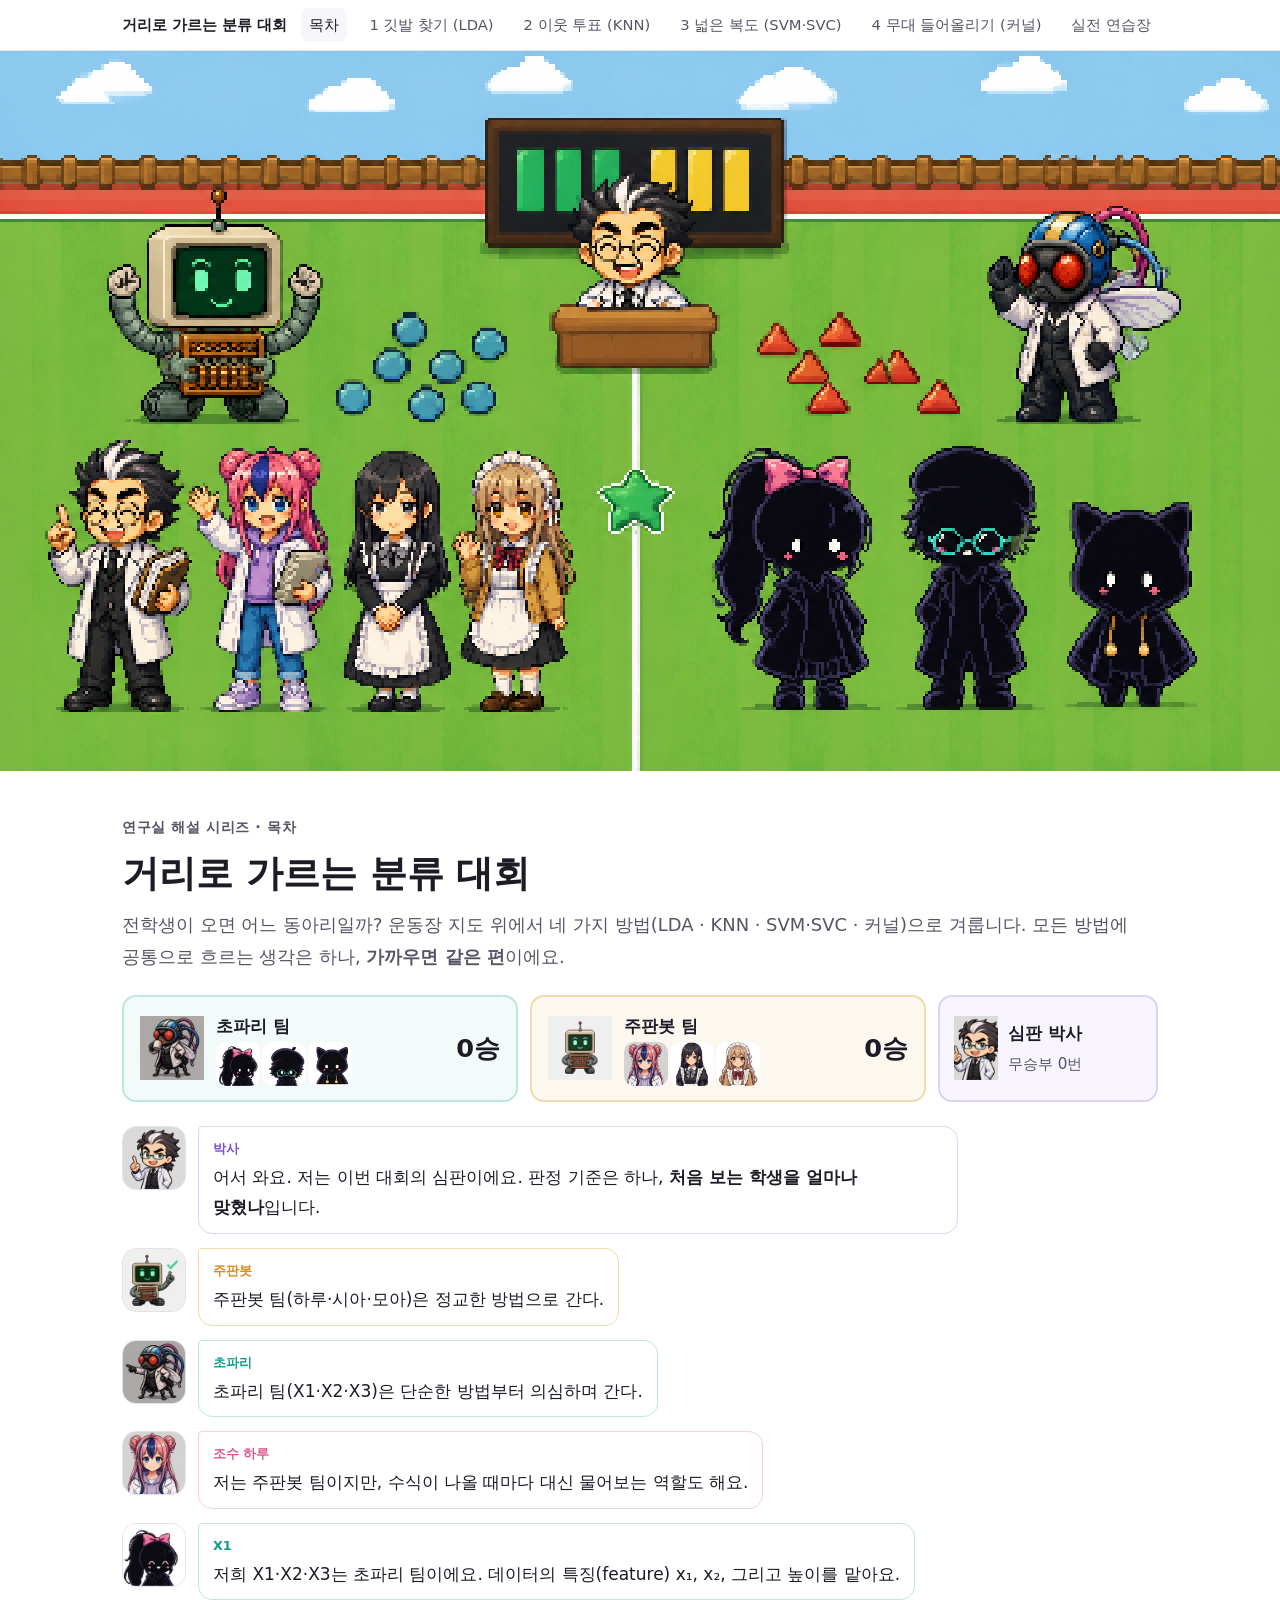
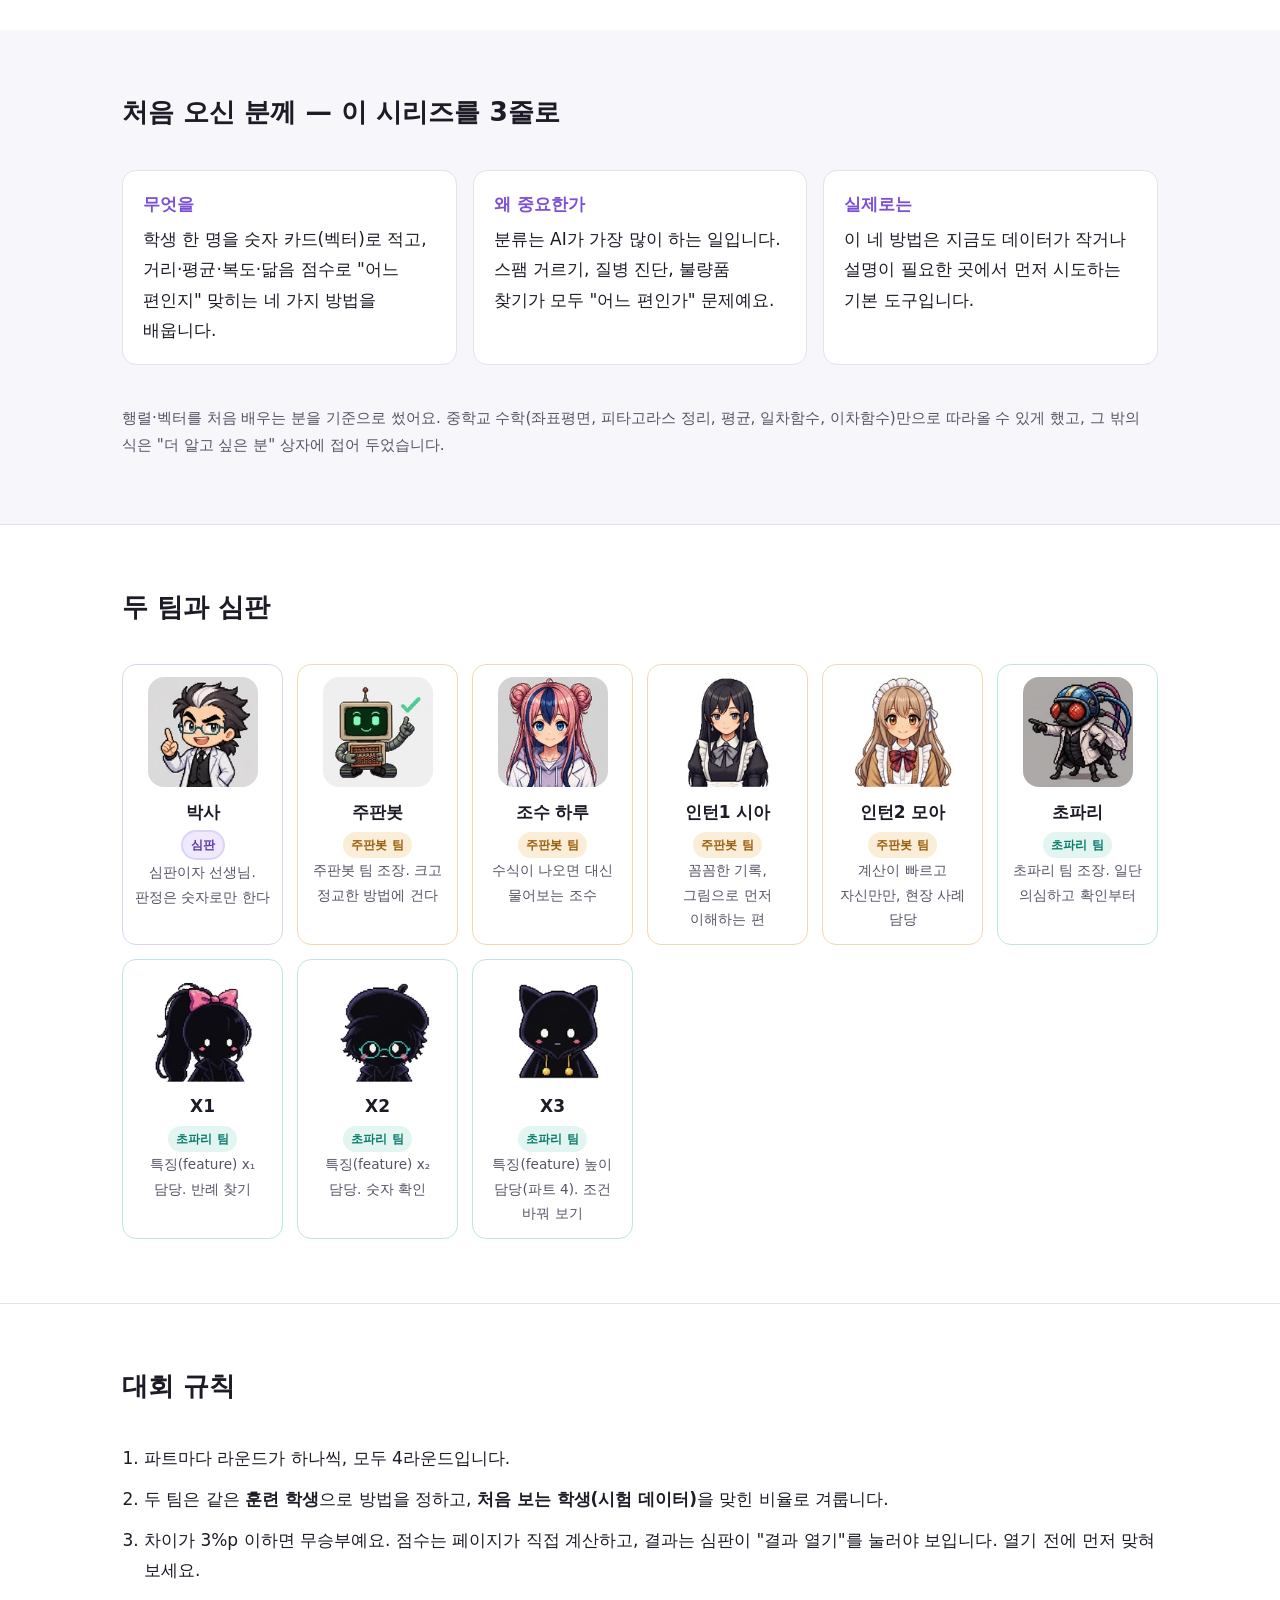
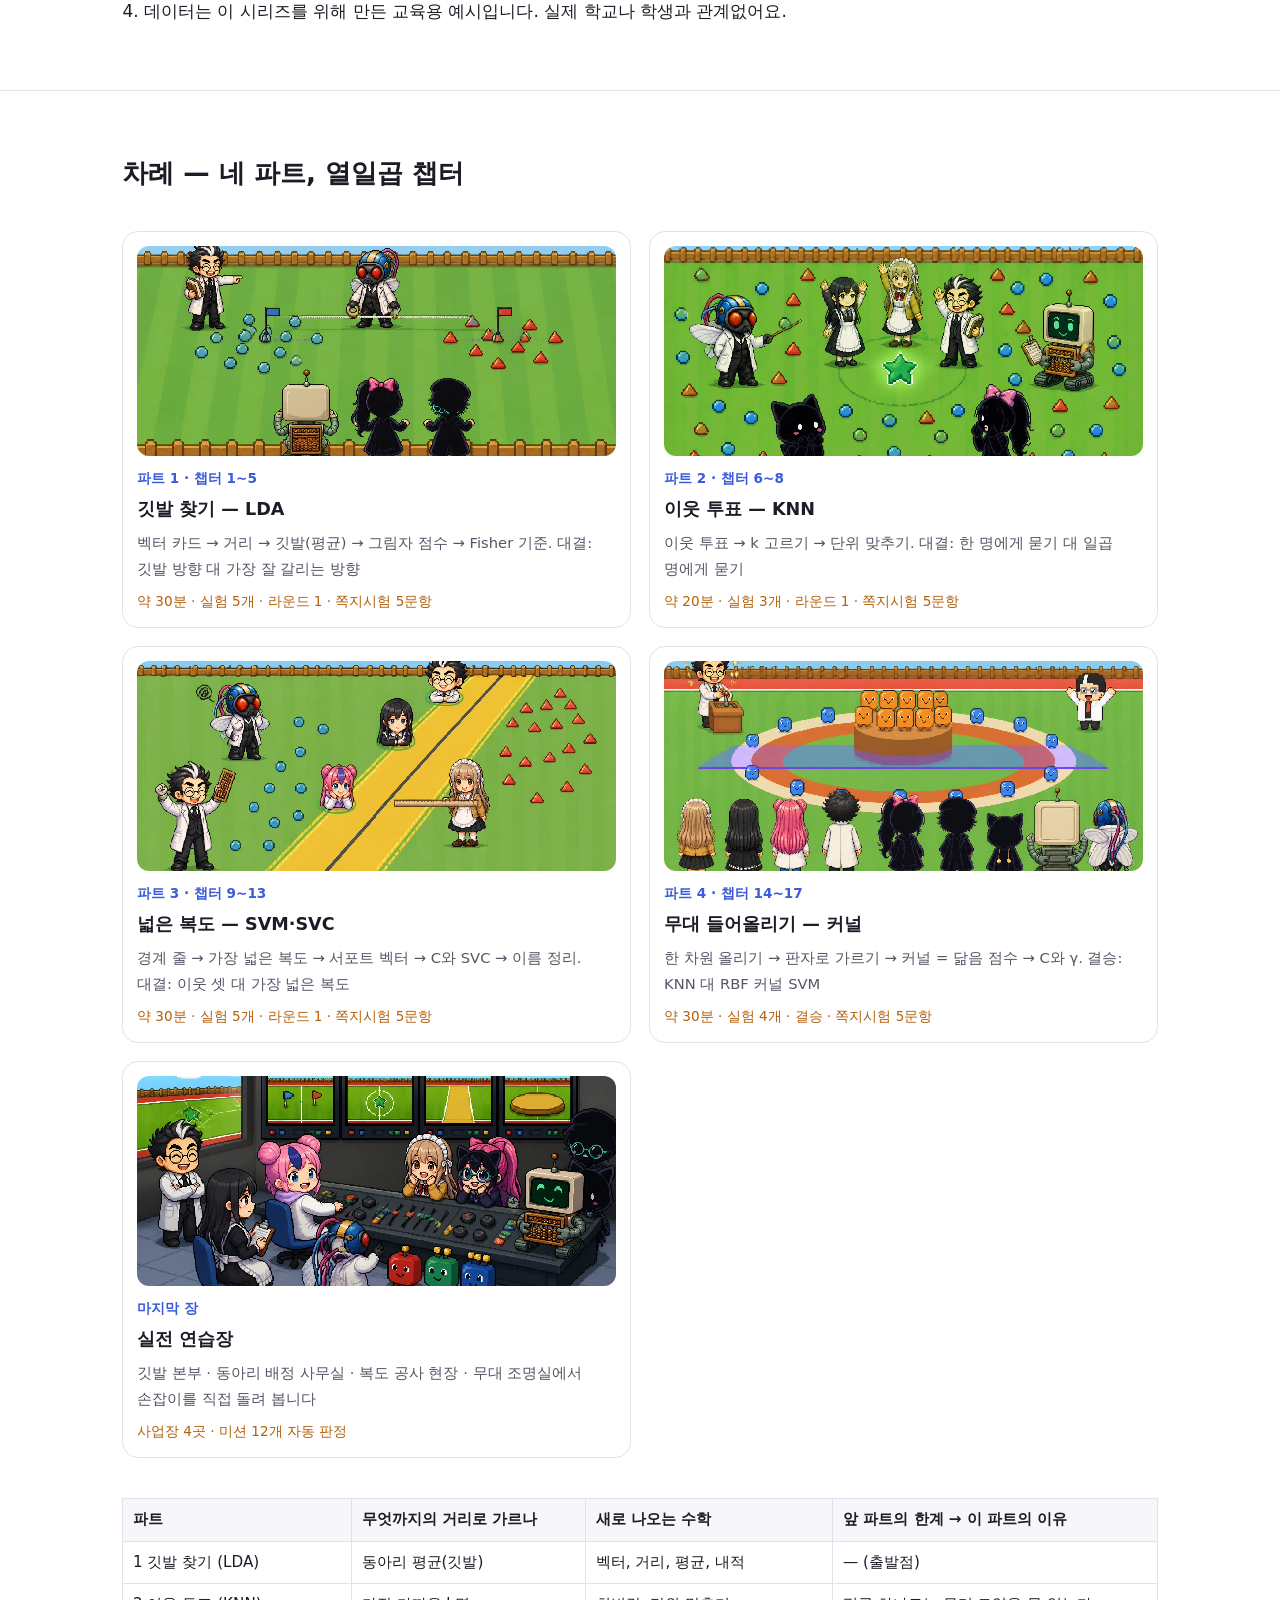
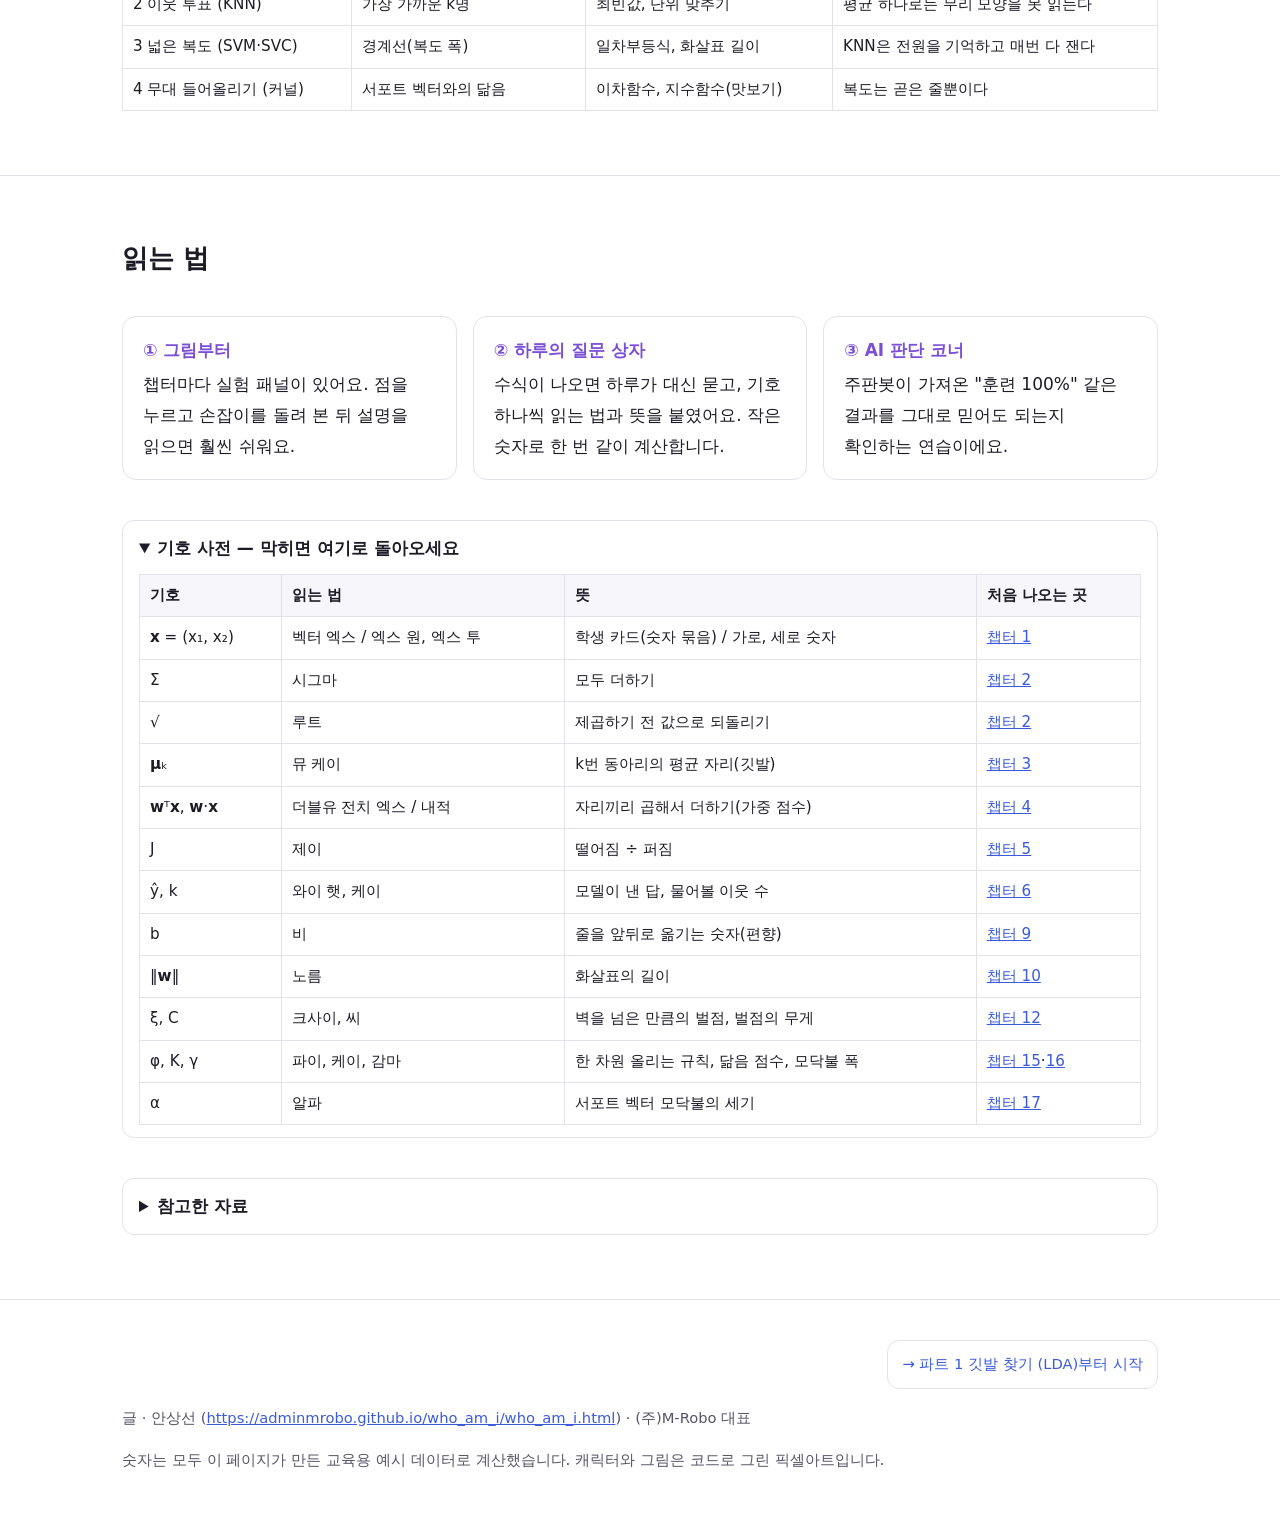
<file: index.html>
<!DOCTYPE html><html lang="ko"><head><meta charset="utf-8"><meta name="viewport" content="width=device-width,initial-scale=1">
<title>거리로 가르는 분류 대회 — LDA·KNN·SVM·SVC·커널 · 거리로 가르는 분류 대회</title><meta name="description" content="벡터와 행렬을 처음 배우는 분을 위한 분류 모델 해설 시리즈. 운동장 지도 위에서 초파리 팀과 주판봇 팀이 LDA, KNN, SVM·SVC, 커널로 겨룹니다."><meta name="author" content="안상선">
<meta property="og:title" content="거리로 가르는 분류 대회 — LDA·KNN·SVM·SVC·커널"><meta property="og:description" content="벡터와 행렬을 처음 배우는 분을 위한 분류 모델 해설 시리즈. 운동장 지도 위에서 초파리 팀과 주판봇 팀이 LDA, KNN, SVM·SVC, 커널로 겨룹니다."><meta property="og:type" content="article">
<meta property="og:image" content="https://adminmrobo.github.io/knn_svc_svm_lab/assets/img/og_index.webp?v=8661ed13"><meta property="og:url" content="https://adminmrobo.github.io/knn_svc_svm_lab/index.html"><meta name="twitter:card" content="summary_large_image">
<meta name="citation_title" content="거리로 가르는 분류 대회 — LDA·KNN·SVM·SVC·커널"><meta name="citation_author" content="안상선"><meta name="citation_publication_date" content="2026/11/26">
<link rel="stylesheet" href="assets/engine.css?v=2"><script type="application/ld+json">{"@context": "https://schema.org", "@type": "LearningResource", "name": "거리로 가르는 분류 대회 — LDA·KNN·SVM·SVC·커널", "description": "벡터와 행렬을 처음 배우는 분을 위한 분류 모델 해설 시리즈. 운동장 지도 위에서 초파리 팀과 주판봇 팀이 LDA, KNN, SVM·SVC, 커널로 겨룹니다.", "inLanguage": "ko", "educationalLevel": "입문", "creator": {"@type": "Person", "name": "안상선", "url": "https://adminmrobo.github.io/who_am_i/who_am_i.html", "affiliation": "(주)M-Robo 대표"}, "isPartOf": "거리로 가르는 분류 대회", "url": "https://adminmrobo.github.io/knn_svc_svm_lab/index.html"}</script></head><body><nav class="topnav" aria-label="시리즈 목차"><div class="wrap"><b>거리로 가르는 분류 대회</b><a href="index.html" class="on">목차</a><a href="part1_lda.html" class="">1 깃발 찾기 (LDA)</a><a href="part2_knn.html" class="">2 이웃 투표 (KNN)</a><a href="part3_svm.html" class="">3 넓은 복도 (SVM·SVC)</a><a href="part4_kernel.html" class="">4 무대 들어올리기 (커널)</a><a href="practice/index.html" class="">실전 연습장</a></div></nav><figure class="cover"><picture><source type="image/webp" srcset="assets/img/cover_index.webp?v=4a7c0a0a"><img src="assets/img/cover_index.png?v=026389f1" alt="픽셀아트 운동장 가운데 심판석에 박사가 앉아 있고, 왼쪽에 주판봇 팀(주판봇·하루·시아·모아), 오른쪽에 초파리 팀(초파리와 검은 실루엣 X1·X2·X3)이 서 있다. 두 팀 사이에 파랑 동그라미, 빨강 세모, 초록 별이 있다" width="1920" height="1080"></picture></figure><header class="hero" id="top"><div class="wrap"><div class="kicker">연구실 해설 시리즈 · 목차</div><h1>거리로 가르는 분류 대회</h1>
<p class="sub">전학생이 오면 어느 동아리일까? 운동장 지도 위에서 네 가지 방법(LDA · KNN · SVM·SVC · 커널)으로 겨룹니다. 모든 방법에 공통으로 흐르는 생각은 하나, <b>가까우면 같은 편</b>이에요.</p>
<div class="scoreboard">
<div class="team fly"><img class="px " data-spr="fly:smile" alt="" aria-hidden="true" width="64" height="64"><div><div class="nm">초파리 팀</div><div class="mem"><img class="px " data-spr="x1:smile" alt="" aria-hidden="true" width="64" height="64"><img class="px " data-spr="x2:smile" alt="" aria-hidden="true" width="64" height="64"><img class="px " data-spr="x3:smile" alt="" aria-hidden="true" width="64" height="64"></div></div><div class="pt" title="이긴 라운드">0승</div></div>
<div class="team robo"><img class="px " data-spr="robo:smile" alt="" aria-hidden="true" width="64" height="64"><div><div class="nm">주판봇 팀</div><div class="mem"><img class="px " data-spr="haru:smile" alt="" aria-hidden="true" width="64" height="64"><img class="px " data-spr="sia:smile" alt="" aria-hidden="true" width="64" height="64"><img class="px " data-spr="moa:smile" alt="" aria-hidden="true" width="64" height="64"></div></div><div class="pt" title="이긴 라운드">0승</div></div>
<div class="ref"><img class="px " data-spr="doc:smile" alt="" aria-hidden="true" width="64" height="64"><div><b>심판 박사</b><br><span class="note">무승부 0번</span></div></div></div><div style="margin-top:24px"><div class="dialog"><div class="say doc"><img class="px " data-spr="doc:smile" alt="" aria-hidden="true" width="64" height="64"><div><span class="who">박사</span>어서 와요. 저는 이번 대회의 심판이에요. 판정 기준은 하나, <b>처음 보는 학생을 얼마나 맞혔나</b>입니다.</div></div><div class="say robo"><img class="px " data-spr="robo:firm" alt="" aria-hidden="true" width="64" height="64"><div><span class="who">주판봇</span>주판봇 팀(하루·시아·모아)은 정교한 방법으로 간다.</div></div><div class="say fly"><img class="px " data-spr="fly:point" alt="" aria-hidden="true" width="64" height="64"><div><span class="who">초파리</span>초파리 팀(X1·X2·X3)은 단순한 방법부터 의심하며 간다.</div></div><div class="say haru"><img class="px " data-spr="haru:smile" alt="" aria-hidden="true" width="64" height="64"><div><span class="who">조수 하루</span>저는 주판봇 팀이지만, 수식이 나올 때마다 대신 물어보는 역할도 해요.</div></div><div class="say x1"><img class="px " data-spr="x1:happy" alt="" aria-hidden="true" width="64" height="64"><div><span class="who">X1</span>저희 X1·X2·X3는 초파리 팀이에요. 데이터의 특징(feature) x₁, x₂, 그리고 높이를 맡아요.</div></div></div></div></div></header><section class="sec" id="plain"><div class="wrap stack"><h2>처음 오신 분께 — 이 시리즈를 3줄로</h2>
<div class="three"><div><b>무엇을</b>학생 한 명을 숫자 카드(벡터)로 적고, 거리·평균·복도·닮음 점수로 "어느 편인지" 맞히는 네 가지 방법을 배웁니다.</div><div><b>왜 중요한가</b>분류는 AI가 가장 많이 하는 일입니다. 스팸 거르기, 질병 진단, 불량품 찾기가 모두 "어느 편인가" 문제예요.</div><div><b>실제로는</b>이 네 방법은 지금도 데이터가 작거나 설명이 필요한 곳에서 먼저 시도하는 기본 도구입니다.</div></div>
<p class="note">행렬·벡터를 처음 배우는 분을 기준으로 썼어요. 중학교 수학(좌표평면, 피타고라스 정리, 평균, 일차함수, 이차함수)만으로 따라올 수 있게 했고, 그 밖의 식은 "더 알고 싶은 분" 상자에 접어 두었습니다.</p></div></section><section class="sec" id="cast"><div class="wrap stack"><h2>두 팀과 심판</h2><div class="cast"><div class="c ref"><img class="px " data-spr="doc:smile" alt="" aria-hidden="true" width="64" height="64"><div><b>박사</b></div><span class="tag ref">심판</span><div class="r">심판이자 선생님. 판정은 숫자로만 한다</div></div><div class="c robo"><img class="px " data-spr="robo:firm" alt="" aria-hidden="true" width="64" height="64"><div><b>주판봇</b></div><span class="tag robo">주판봇 팀</span><div class="r">주판봇 팀 조장. 크고 정교한 방법에 건다</div></div><div class="c robo"><img class="px " data-spr="haru:smile" alt="" aria-hidden="true" width="64" height="64"><div><b>조수 하루</b></div><span class="tag robo">주판봇 팀</span><div class="r">수식이 나오면 대신 물어보는 조수</div></div><div class="c robo"><img class="px " data-spr="sia:smile" alt="" aria-hidden="true" width="64" height="64"><div><b>인턴1 시아</b></div><span class="tag robo">주판봇 팀</span><div class="r">꼼꼼한 기록, 그림으로 먼저 이해하는 편</div></div><div class="c robo"><img class="px " data-spr="moa:smile" alt="" aria-hidden="true" width="64" height="64"><div><b>인턴2 모아</b></div><span class="tag robo">주판봇 팀</span><div class="r">계산이 빠르고 자신만만, 현장 사례 담당</div></div><div class="c fly"><img class="px " data-spr="fly:point" alt="" aria-hidden="true" width="64" height="64"><div><b>초파리</b></div><span class="tag fly">초파리 팀</span><div class="r">초파리 팀 조장. 일단 의심하고 확인부터</div></div><div class="c fly"><img class="px " data-spr="x1:smile" alt="" aria-hidden="true" width="64" height="64"><div><b>X1</b></div><span class="tag fly">초파리 팀</span><div class="r">특징(feature) x₁ 담당. 반례 찾기</div></div><div class="c fly"><img class="px " data-spr="x2:smile" alt="" aria-hidden="true" width="64" height="64"><div><b>X2</b></div><span class="tag fly">초파리 팀</span><div class="r">특징(feature) x₂ 담당. 숫자 확인</div></div><div class="c fly"><img class="px " data-spr="x3:smile" alt="" aria-hidden="true" width="64" height="64"><div><b>X3</b></div><span class="tag fly">초파리 팀</span><div class="r">특징(feature) 높이 담당(파트 4). 조건 바꿔 보기</div></div></div></div></section><section class="sec" id="rule"><div class="wrap stack"><h2>대회 규칙</h2><ol style="display:flex;flex-direction:column;gap:10px;margin:0;padding-left:22px">
<li>파트마다 라운드가 하나씩, 모두 4라운드입니다.</li><li>두 팀은 같은 <b>훈련 학생</b>으로 방법을 정하고, <b>처음 보는 학생(시험 데이터)</b>을 맞힌 비율로 겨룹니다.</li>
<li>차이가 3%p 이하면 무승부예요. 점수는 페이지가 직접 계산하고, 결과는 심판이 "결과 열기"를 눌러야 보입니다. 열기 전에 먼저 맞혀 보세요.</li>
<li>데이터는 이 시리즈를 위해 만든 교육용 예시입니다. 실제 학교나 학생과 관계없어요.</li></ol></div></section><section class="sec" id="map"><div class="wrap stack"><h2>차례 — 네 파트, 열일곱 챕터</h2><div class="cards"><a href="part1_lda.html"><img src="assets/img/thumb_part1.webp?v=6b832c2e" alt="" width="960" height="420" loading="lazy"><div class="n">파트 1 · 챕터 1~5</div><div class="t">깃발 찾기 — LDA</div><div class="d">벡터 카드 → 거리 → 깃발(평균) → 그림자 점수 → Fisher 기준. 대결: 깃발 방향 대 가장 잘 갈리는 방향</div><div class="m">약 30분 · 실험 5개 · 라운드 1 · 쪽지시험 5문항</div></a><a href="part2_knn.html"><img src="assets/img/thumb_part2.webp?v=d68ef225" alt="" width="960" height="420" loading="lazy"><div class="n">파트 2 · 챕터 6~8</div><div class="t">이웃 투표 — KNN</div><div class="d">이웃 투표 → k 고르기 → 단위 맞추기. 대결: 한 명에게 묻기 대 일곱 명에게 묻기</div><div class="m">약 20분 · 실험 3개 · 라운드 1 · 쪽지시험 5문항</div></a><a href="part3_svm.html"><img src="assets/img/thumb_part3.webp?v=d86485ef" alt="" width="960" height="420" loading="lazy"><div class="n">파트 3 · 챕터 9~13</div><div class="t">넓은 복도 — SVM·SVC</div><div class="d">경계 줄 → 가장 넓은 복도 → 서포트 벡터 → C와 SVC → 이름 정리. 대결: 이웃 셋 대 가장 넓은 복도</div><div class="m">약 30분 · 실험 5개 · 라운드 1 · 쪽지시험 5문항</div></a><a href="part4_kernel.html"><img src="assets/img/thumb_part4.webp?v=558095c0" alt="" width="960" height="420" loading="lazy"><div class="n">파트 4 · 챕터 14~17</div><div class="t">무대 들어올리기 — 커널</div><div class="d">한 차원 올리기 → 판자로 가르기 → 커널 = 닮음 점수 → C와 γ. 결승: KNN 대 RBF 커널 SVM</div><div class="m">약 30분 · 실험 4개 · 결승 · 쪽지시험 5문항</div></a><a href="practice/index.html"><img src="assets/img/thumb_practice.webp?v=f1ecb8a8" alt="" width="960" height="420" loading="lazy"><div class="n">마지막 장</div><div class="t">실전 연습장</div><div class="d">깃발 본부 · 동아리 배정 사무실 · 복도 공사 현장 · 무대 조명실에서 손잡이를 직접 돌려 봅니다</div><div class="m">사업장 4곳 · 미션 12개 자동 판정</div></a></div>
<div class="tbl"><table><tr><th>파트</th><th>무엇까지의 거리로 가르나</th><th>새로 나오는 수학</th><th>앞 파트의 한계 → 이 파트의 이유</th></tr>
<tr><td>1 깃발 찾기 (LDA)</td><td>동아리 평균(깃발)</td><td>벡터, 거리, 평균, 내적</td><td>— (출발점)</td></tr>
<tr><td>2 이웃 투표 (KNN)</td><td>가장 가까운 k명</td><td>최빈값, 단위 맞추기</td><td>평균 하나로는 무리 모양을 못 읽는다</td></tr>
<tr><td>3 넓은 복도 (SVM·SVC)</td><td>경계선(복도 폭)</td><td>일차부등식, 화살표 길이</td><td>KNN은 전원을 기억하고 매번 다 잰다</td></tr>
<tr><td>4 무대 들어올리기 (커널)</td><td>서포트 벡터와의 닮음</td><td>이차함수, 지수함수(맛보기)</td><td>복도는 곧은 줄뿐이다</td></tr></table></div></div></section><section class="sec" id="how"><div class="wrap stack"><h2>읽는 법</h2><div class="three"><div><b>① 그림부터</b>챕터마다 실험 패널이 있어요. 점을 누르고 손잡이를 돌려 본 뒤 설명을 읽으면 훨씬 쉬워요.</div><div><b>② 하루의 질문 상자</b>수식이 나오면 하루가 대신 묻고, 기호 하나씩 읽는 법과 뜻을 붙였어요. 작은 숫자로 한 번 같이 계산합니다.</div><div><b>③ AI 판단 코너</b>주판봇이 가져온 "훈련 100%" 같은 결과를 그대로 믿어도 되는지 확인하는 연습이에요.</div></div>
<details open><summary>기호 사전 — 막히면 여기로 돌아오세요</summary><div class="tbl"><table><tr><th>기호</th><th>읽는 법</th><th>뜻</th><th>처음 나오는 곳</th></tr>
<tr><td><b>x</b> = (x₁, x₂)</td><td>벡터 엑스 / 엑스 원, 엑스 투</td><td>학생 카드(숫자 묶음) / 가로, 세로 숫자</td><td><a href="part1_lda.html#ch1">챕터 1</a></td></tr>
<tr><td>Σ</td><td>시그마</td><td>모두 더하기</td><td><a href="part1_lda.html#ch2">챕터 2</a></td></tr>
<tr><td>√</td><td>루트</td><td>제곱하기 전 값으로 되돌리기</td><td><a href="part1_lda.html#ch2">챕터 2</a></td></tr>
<tr><td><b>μ</b>ₖ</td><td>뮤 케이</td><td>k번 동아리의 평균 자리(깃발)</td><td><a href="part1_lda.html#ch3">챕터 3</a></td></tr>
<tr><td><b>w</b>ᵀ<b>x</b>, <b>w</b>·<b>x</b></td><td>더블유 전치 엑스 / 내적</td><td>자리끼리 곱해서 더하기(가중 점수)</td><td><a href="part1_lda.html#ch4">챕터 4</a></td></tr>
<tr><td>J</td><td>제이</td><td>떨어짐 ÷ 퍼짐</td><td><a href="part1_lda.html#ch5">챕터 5</a></td></tr>
<tr><td>ŷ, k</td><td>와이 햇, 케이</td><td>모델이 낸 답, 물어볼 이웃 수</td><td><a href="part2_knn.html#ch6">챕터 6</a></td></tr>
<tr><td>b</td><td>비</td><td>줄을 앞뒤로 옮기는 숫자(편향)</td><td><a href="part3_svm.html#ch9">챕터 9</a></td></tr>
<tr><td>‖<b>w</b>‖</td><td>노름</td><td>화살표의 길이</td><td><a href="part3_svm.html#ch10">챕터 10</a></td></tr>
<tr><td>ξ, C</td><td>크사이, 씨</td><td>벽을 넘은 만큼의 벌점, 벌점의 무게</td><td><a href="part3_svm.html#ch12">챕터 12</a></td></tr>
<tr><td>φ, K, γ</td><td>파이, 케이, 감마</td><td>한 차원 올리는 규칙, 닮음 점수, 모닥불 폭</td><td><a href="part4_kernel.html#ch15">챕터 15</a>·<a href="part4_kernel.html#ch16">16</a></td></tr>
<tr><td>α</td><td>알파</td><td>서포트 벡터 모닥불의 세기</td><td><a href="part4_kernel.html#ch17">챕터 17</a></td></tr></table></div></details>
<details><summary>참고한 자료</summary><ul><li>MLTut, 「Distance &amp; Kernel Methods」 인포그래픽</li><li>eeanimation, 「Linear Discriminant Analysis」 Part 1~4 인포그래픽</li><li>Fisher (1936), Cover &amp; Hart (1967), Boser·Guyon·Vapnik (1992), Cortes &amp; Vapnik (1995), Platt (1998), James 외 (2013) — 각 파트 꾸러미에 서지가 있어요.</li></ul></details></div></section><footer><div class="wrap stack" style="gap:16px"><div class="nextprev"><span></span><a href="part1_lda.html">→ 파트 1 깃발 찾기 (LDA)부터 시작</a></div>
<p>글 · 안상선 (<a href="https://adminmrobo.github.io/who_am_i/who_am_i.html">https://adminmrobo.github.io/who_am_i/who_am_i.html</a>) · (주)M-Robo 대표</p>
<p class="note">숫자는 모두 이 페이지가 만든 교육용 예시 데이터로 계산했습니다. 캐릭터와 그림은 코드로 그린 픽셀아트입니다.</p></div></footer>
<script src="assets/sprites.js"></script><script src="assets/ml.js"></script><script src="assets/data.js"></script><script src="assets/engine.js"></script></body></html>
</file>
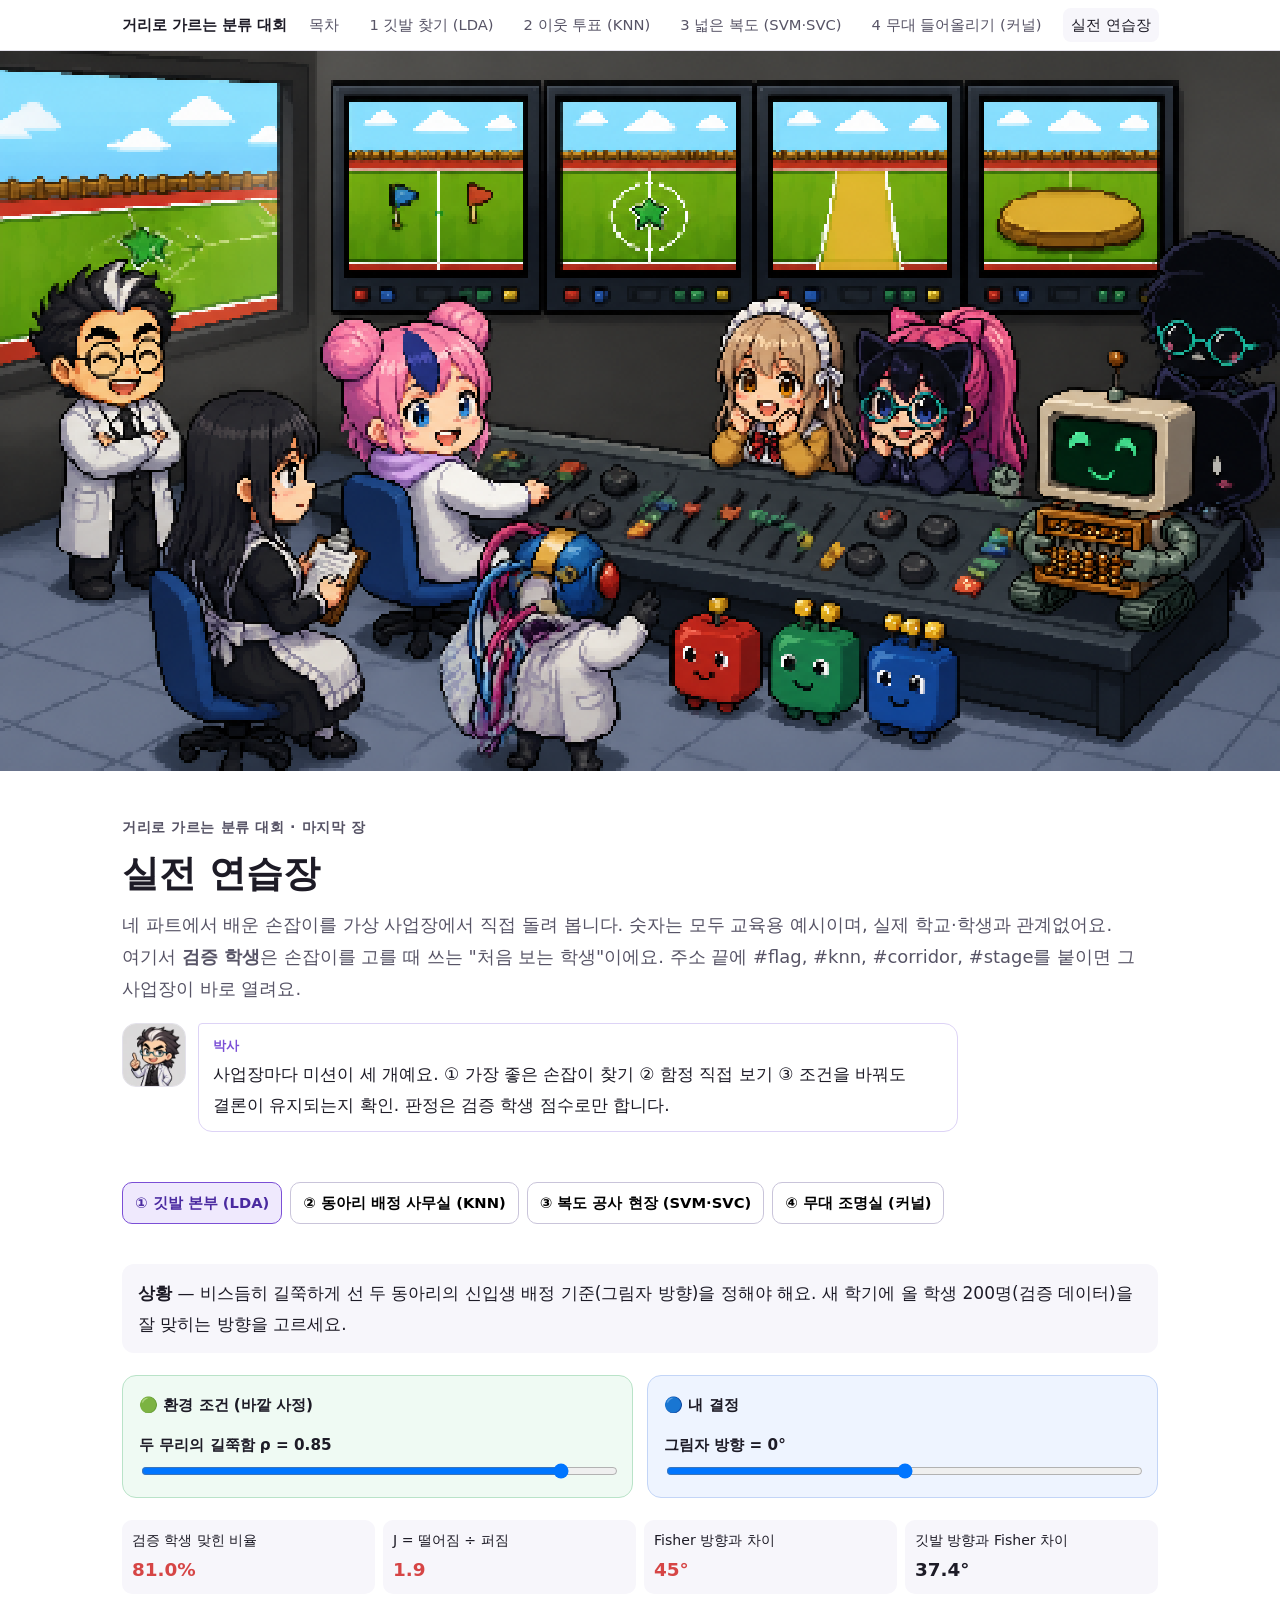
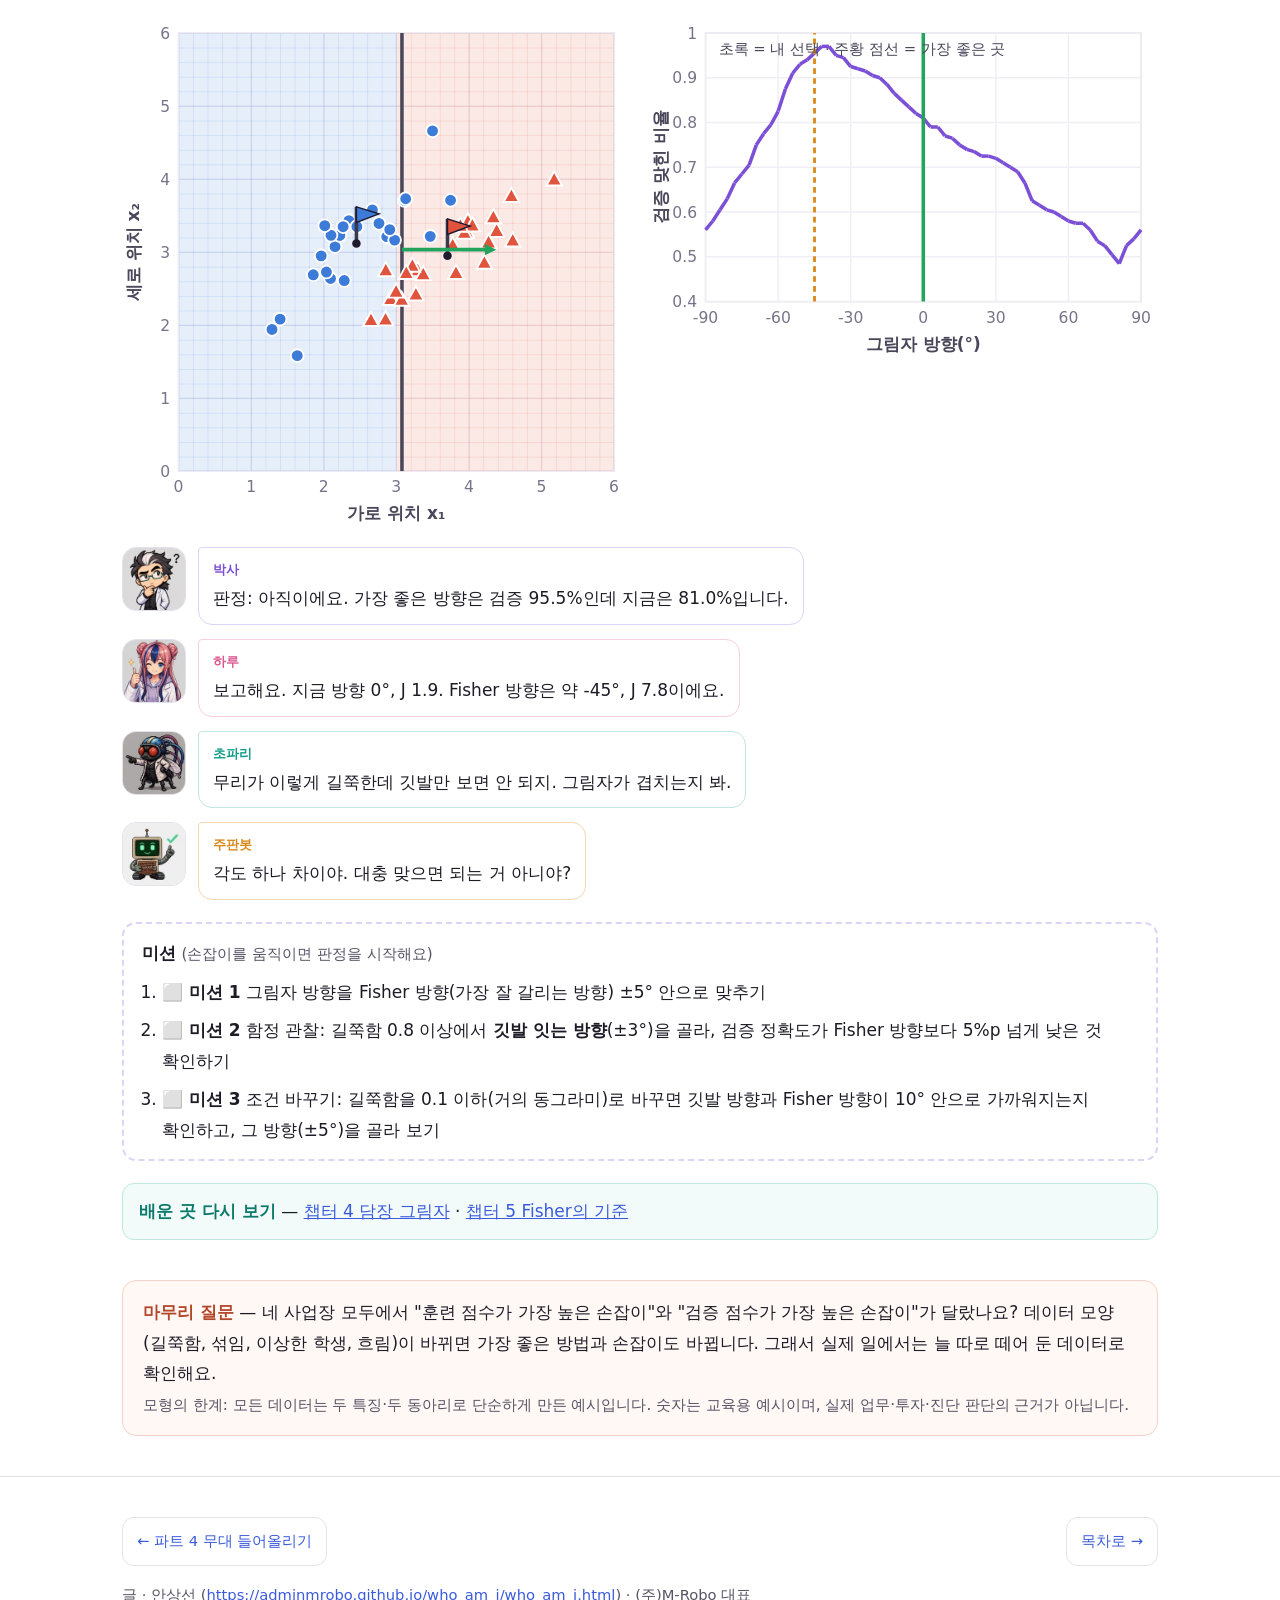
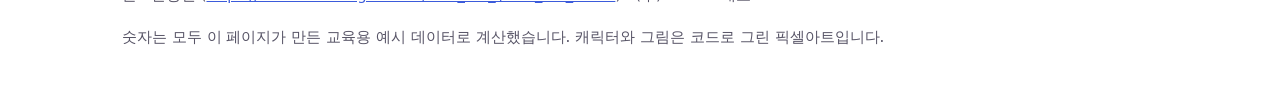
<file: practice/index.html>
<!DOCTYPE html><html lang="ko"><head><meta charset="utf-8"><meta name="viewport" content="width=device-width,initial-scale=1">
<title>실전 연습장 — 네 사업장에서 손잡이 돌려 보기 · 거리로 가르는 분류 대회</title><meta name="description" content="LDA·KNN·선형 SVM·RBF 커널 SVM을 가상 사업장에서 직접 조작하는 시뮬레이터. 사업장마다 미션 3개, 자동 판정."><meta name="author" content="안상선">
<meta property="og:title" content="실전 연습장 — 네 사업장에서 손잡이 돌려 보기"><meta property="og:description" content="LDA·KNN·선형 SVM·RBF 커널 SVM을 가상 사업장에서 직접 조작하는 시뮬레이터. 사업장마다 미션 3개, 자동 판정."><meta property="og:type" content="article">
<meta property="og:image" content="https://adminmrobo.github.io/knn_svc_svm_lab/assets/img/og_practice.webp?v=ef3e925a"><meta property="og:url" content="https://adminmrobo.github.io/knn_svc_svm_lab/practice/index.html"><meta name="twitter:card" content="summary_large_image">
<meta name="citation_title" content="실전 연습장 — 네 사업장에서 손잡이 돌려 보기"><meta name="citation_author" content="안상선"><meta name="citation_publication_date" content="2026/11/26">
<link rel="stylesheet" href="../assets/engine.css?v=2"><link rel="stylesheet" href="practice.css?v=2"><script type="application/ld+json">{"@context": "https://schema.org", "@type": "LearningResource", "name": "실전 연습장 — 네 사업장에서 손잡이 돌려 보기", "description": "LDA·KNN·선형 SVM·RBF 커널 SVM을 가상 사업장에서 직접 조작하는 시뮬레이터. 사업장마다 미션 3개, 자동 판정.", "inLanguage": "ko", "educationalLevel": "입문", "creator": {"@type": "Person", "name": "안상선", "url": "https://adminmrobo.github.io/who_am_i/who_am_i.html", "affiliation": "(주)M-Robo 대표"}, "isPartOf": "거리로 가르는 분류 대회", "url": "https://adminmrobo.github.io/knn_svc_svm_lab/practice/index.html"}</script></head><body><nav class="topnav" aria-label="시리즈 목차"><div class="wrap"><b>거리로 가르는 분류 대회</b><a href="../index.html" class="">목차</a><a href="../part1_lda.html" class="">1 깃발 찾기 (LDA)</a><a href="../part2_knn.html" class="">2 이웃 투표 (KNN)</a><a href="../part3_svm.html" class="">3 넓은 복도 (SVM·SVC)</a><a href="../part4_kernel.html" class="">4 무대 들어올리기 (커널)</a><a href="../practice/index.html" class="on">실전 연습장</a></div></nav><figure class="cover"><picture><source type="image/webp" srcset="../assets/img/cover_practice.webp?v=ed4432d0"><img src="../assets/img/cover_practice.png?v=c16fafd0" alt="운동장이 내다보이는 조종실. 벽의 화면 네 개에 깃발, 별과 동그라미, 노란 복도, 들린 무대가 보이고, 하루가 손잡이를 돌리며 박사·시아·모아·주판봇·초파리와 실루엣 친구들이 지켜본다" width="1920" height="1080"></picture></figure><header class="hero"><div class="wrap"><div class="kicker">거리로 가르는 분류 대회 · 마지막 장</div><h1>실전 연습장</h1><p class="sub">네 파트에서 배운 손잡이를 가상 사업장에서 직접 돌려 봅니다. 숫자는 모두 교육용 예시이며, 실제 학교·학생과 관계없어요. 여기서 <b>검증 학생</b>은 손잡이를 고를 때 쓰는 "처음 보는 학생"이에요. 주소 끝에 #flag, #knn, #corridor, #stage를 붙이면 그 사업장이 바로 열려요.</p>
<div style="margin-top:18px"><div class="dialog"><div class="say doc"><img class="px " data-spr="doc:smile" alt="" aria-hidden="true" width="64" height="64"><div><span class="who">박사</span>사업장마다 미션이 세 개예요. ① 가장 좋은 손잡이 찾기 ② 함정 직접 보기 ③ 조건을 바꿔도 결론이 유지되는지 확인. 판정은 검증 학생 점수로만 합니다.</div></div></div></div></div></header>
<main class="wrap stack" style="padding-bottom:40px"><div class="tabs" role="tablist" aria-label="사업장 고르기"><button data-t="flag">① 깃발 본부 (LDA)</button><button data-t="knn">② 동아리 배정 사무실 (KNN)</button><button data-t="corridor">③ 복도 공사 현장 (SVM·SVC)</button><button data-t="stage">④ 무대 조명실 (커널)</button></div>
<section class="scene" id="sc-flag"><div class="stack" style="gap:22px">
<div class="situ"><b>상황</b> — 비스듬히 길쭉하게 선 두 동아리의 신입생 배정 기준(그림자 방향)을 정해야 해요. 새 학기에 올 학생 200명(검증 데이터)을 잘 맞히는 방향을 고르세요.</div>
<div class="board"><div class="env"><div class="lbl">🟢 환경 조건 (바깥 사정)</div><label>두 무리의 길쭉함 ρ = <span id="flag-v1"></span><input type="range" id="flag-s1" min="0" max="0.95" step="0.05" value="0.85"></label></div><div class="dec"><div class="lbl">🔵 내 결정</div><label>그림자 방향 = <span id="flag-v2"></span><input type="range" id="flag-s2" min="-90" max="90" step="1" value="0"></label></div></div>
<div class="stat four" id="flag-score"></div>
<div class="row"><div class="plot" id="flag-p"></div><div class="plot" id="flag-c"></div></div>
<div class="dialog" id="flag-talk"></div>
<div class="missions"><b>미션</b> <span class="note">(손잡이를 움직이면 판정을 시작해요)</span><ol id="flag-ms"></ol></div>
<div class="review"><b>배운 곳 다시 보기</b> — <a href="../part1_lda.html#ch4">챕터 4 담장 그림자</a> · <a href="../part1_lda.html#ch5">챕터 5 Fisher의 기준</a></div></div></section><section class="scene" id="sc-knn"><div class="stack" style="gap:22px">
<div class="situ"><b>상황</b> — 운동 시간(분)과 독서 시간(시간)이 적힌 신청서로 동아리를 배정해요. 몇 명의 선배 기록을 볼지(k), 단위를 맞출지 정하세요.</div>
<div class="board"><div class="env"><div class="lbl">🟢 환경 조건 (바깥 사정)</div><label>기록의 섞임 정도 = <span id="knn-v1"></span><input type="range" id="knn-s1" min="0.6" max="1.6" step="0.1" value="1"></label></div><div class="dec"><div class="lbl">🔵 내 결정</div><label>이웃 수 k = <span id="knn-v2"></span><input type="range" id="knn-s2" min="1" max="31" step="2" value="1"></label><button type="button" id="knn-b">단위 맞춤: 끔</button></div></div>
<div class="stat four" id="knn-score"></div>
<div class="row"><div class="plot" id="knn-p"></div><div class="plot" id="knn-c"></div></div>
<div class="dialog" id="knn-talk"></div>
<div class="missions"><b>미션</b> <span class="note">(손잡이를 움직이면 판정을 시작해요)</span><ol id="knn-ms"></ol></div>
<div class="review"><b>배운 곳 다시 보기</b> — <a href="../part2_knn.html#ch7">챕터 7 k 고르기</a> · <a href="../part2_knn.html#ch8">챕터 8 단위 맞추기</a></div></div></section><section class="scene" id="sc-corridor"><div class="stack" style="gap:22px">
<div class="situ"><b>상황</b> — 두 동아리 사이에 복도를 내는 공사예요. 기록이 이상한 학생 한 명이 경계 근처에 있을 수 있어요. 깐깐함 C를 정하세요.</div>
<div class="board"><div class="env"><div class="lbl">🟢 환경 조건 (바깥 사정)</div><button type="button" id="cor-b" class="on">이상한 학생: 있음</button><label>이상한 학생 위치(가로+세로 합) = <span id="cor-v1"></span><input type="range" id="cor-s1" min="4.6" max="6.4" step="0.2" value="5.4"></label></div><div class="dec"><div class="lbl">🔵 내 결정</div><label>깐깐함 C (0.01~1000, 10단계) = <span id="cor-v2"></span><input type="range" id="cor-s2" min="0" max="9" step="1" value="9"></label></div></div>
<div class="stat four" id="cor-score"></div>
<div class="row"><div class="plot" id="cor-p"></div><div class="plot" id="cor-c"></div></div>
<div class="dialog" id="cor-talk"></div>
<div class="missions"><b>미션</b> <span class="note">(손잡이를 움직이면 판정을 시작해요)</span><ol id="cor-ms"></ol></div>
<div class="review"><b>배운 곳 다시 보기</b> — <a href="../part3_svm.html#ch10">챕터 10 가장 넓은 복도</a> · <a href="../part3_svm.html#ch12">챕터 12 C와 SVC</a></div></div></section><section class="scene" id="sc-stage"><div class="stack" style="gap:22px">
<div class="situ"><b>상황</b> — 가운데 무대의 합창부와 둘레 트랙의 육상부를 RBF 조명(커널 SVM)으로 가려요. 경계가 흐릴수록 어렵습니다. 모닥불 폭 γ와 깐깐함 C를 정하세요.</div>
<div class="board"><div class="env"><div class="lbl">🟢 환경 조건 (바깥 사정)</div><label>무대 경계의 흐림 = <span id="stg-v1"></span><input type="range" id="stg-s1" min="0.6" max="2" step="0.2" value="1"></label></div><div class="dec"><div class="lbl">🔵 내 결정</div><label>γ (0.03~30, 7단계) = <span id="stg-v2"></span><input type="range" id="stg-s2" min="0" max="6" step="1" value="3"></label><label>C (0.1~100, 4단계) = <span id="stg-v3"></span><input type="range" id="stg-s3" min="0" max="3" step="1" value="1"></label></div></div>
<div class="stat four" id="stg-score"></div>
<div class="row"><div class="plot" id="stg-p"></div><div class="plot" id="stg-c"></div></div>
<div class="dialog" id="stg-talk"></div>
<div class="missions"><b>미션</b> <span class="note">(손잡이를 움직이면 판정을 시작해요)</span><ol id="stg-ms"></ol></div>
<div class="review"><b>배운 곳 다시 보기</b> — <a href="../part4_kernel.html#ch16">챕터 16 커널 = 닮음 점수</a> · <a href="../part4_kernel.html#ch17">챕터 17 C와 γ</a></div></div></section>
<div class="limit"><b>마무리 질문</b> — 네 사업장 모두에서 "훈련 점수가 가장 높은 손잡이"와 "검증 점수가 가장 높은 손잡이"가 달랐나요? 데이터 모양(길쭉함, 섞임, 이상한 학생, 흐림)이 바뀌면 가장 좋은 방법과 손잡이도 바뀝니다. 그래서 실제 일에서는 늘 따로 떼어 둔 데이터로 확인해요.<br><span class="note">모형의 한계: 모든 데이터는 두 특징·두 동아리로 단순하게 만든 예시입니다. 숫자는 교육용 예시이며, 실제 업무·투자·진단 판단의 근거가 아닙니다.</span></div></main><footer><div class="wrap stack" style="gap:16px"><div class="nextprev"><a href="../part4_kernel.html">← 파트 4 무대 들어올리기</a><a href="../index.html">목차로 →</a></div>
<p>글 · 안상선 (<a href="https://adminmrobo.github.io/who_am_i/who_am_i.html">https://adminmrobo.github.io/who_am_i/who_am_i.html</a>) · (주)M-Robo 대표</p>
<p class="note">숫자는 모두 이 페이지가 만든 교육용 예시 데이터로 계산했습니다. 캐릭터와 그림은 코드로 그린 픽셀아트입니다.</p></div></footer>
<script src="../assets/sprites.js"></script><script src="../assets/ml.js"></script><script src="../assets/data.js"></script><script src="../assets/engine.js"></script><script src="practice.js"></script></body></html>
</file>
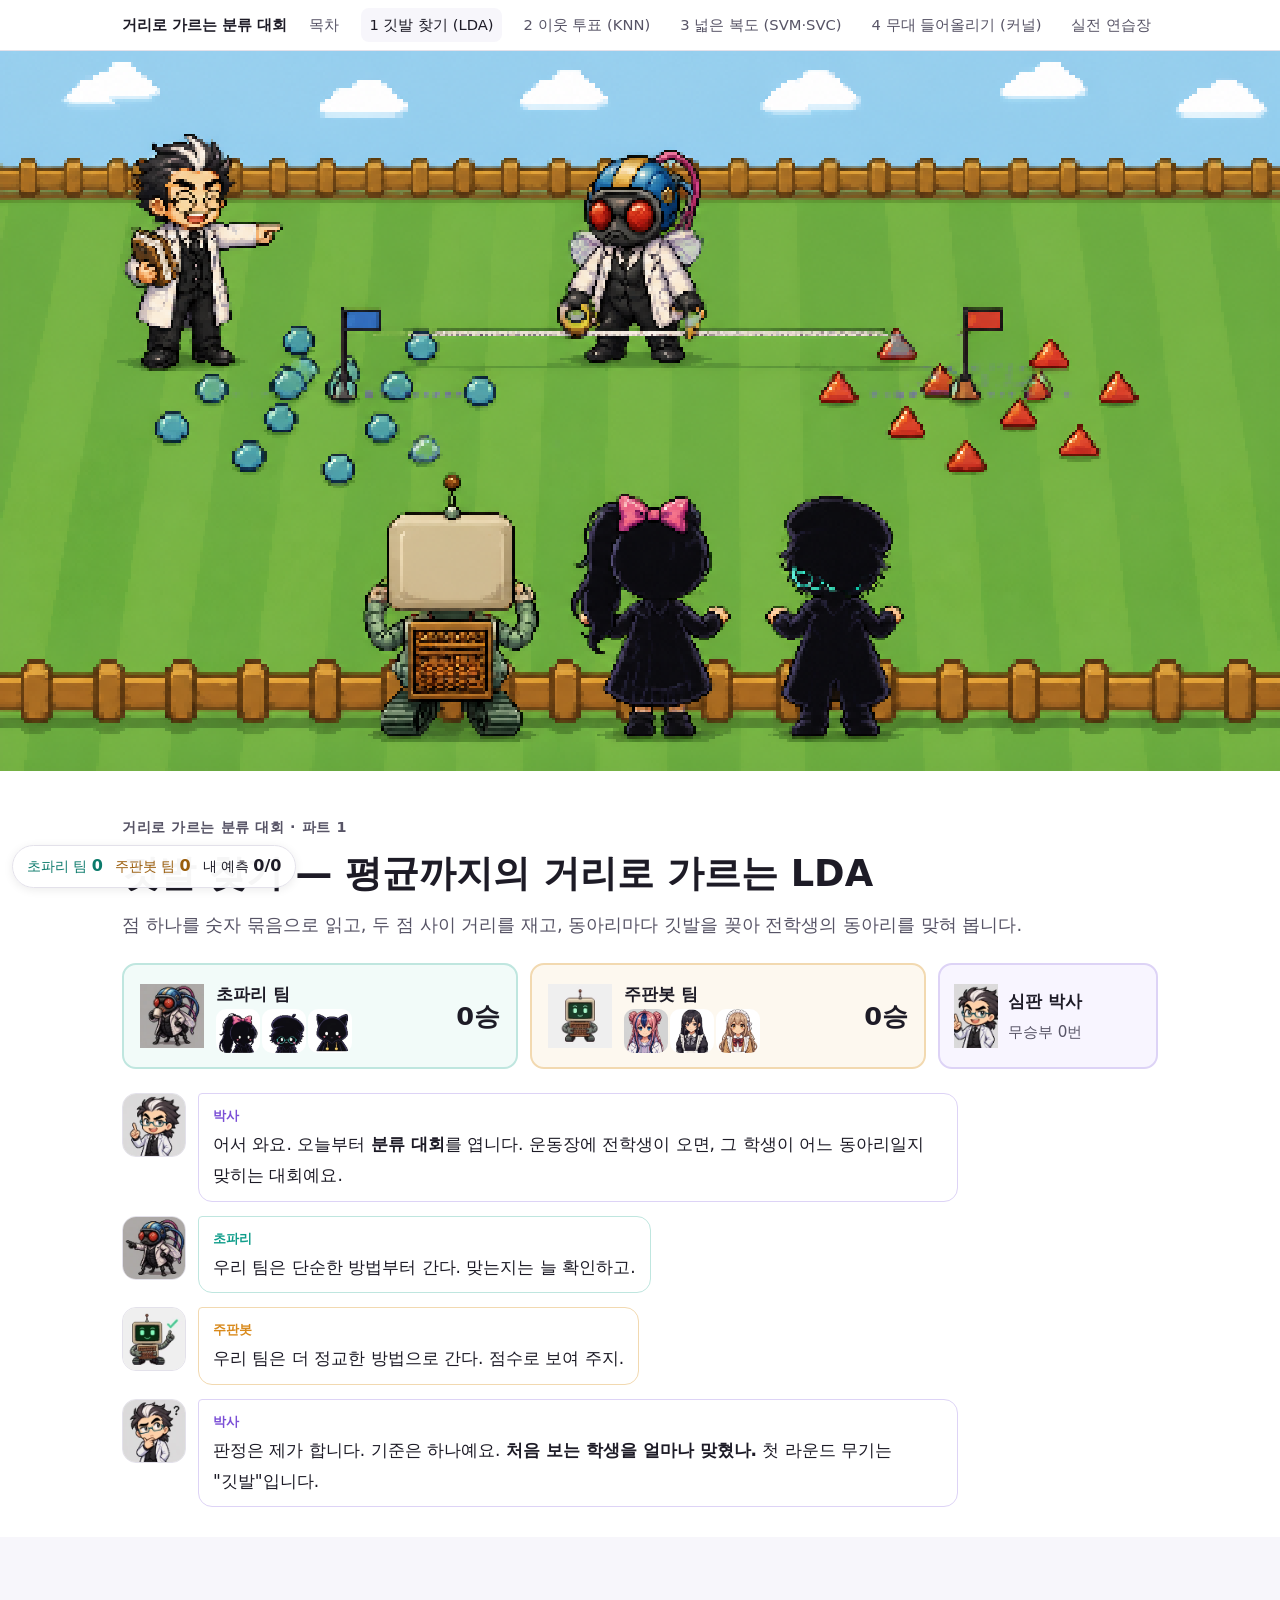
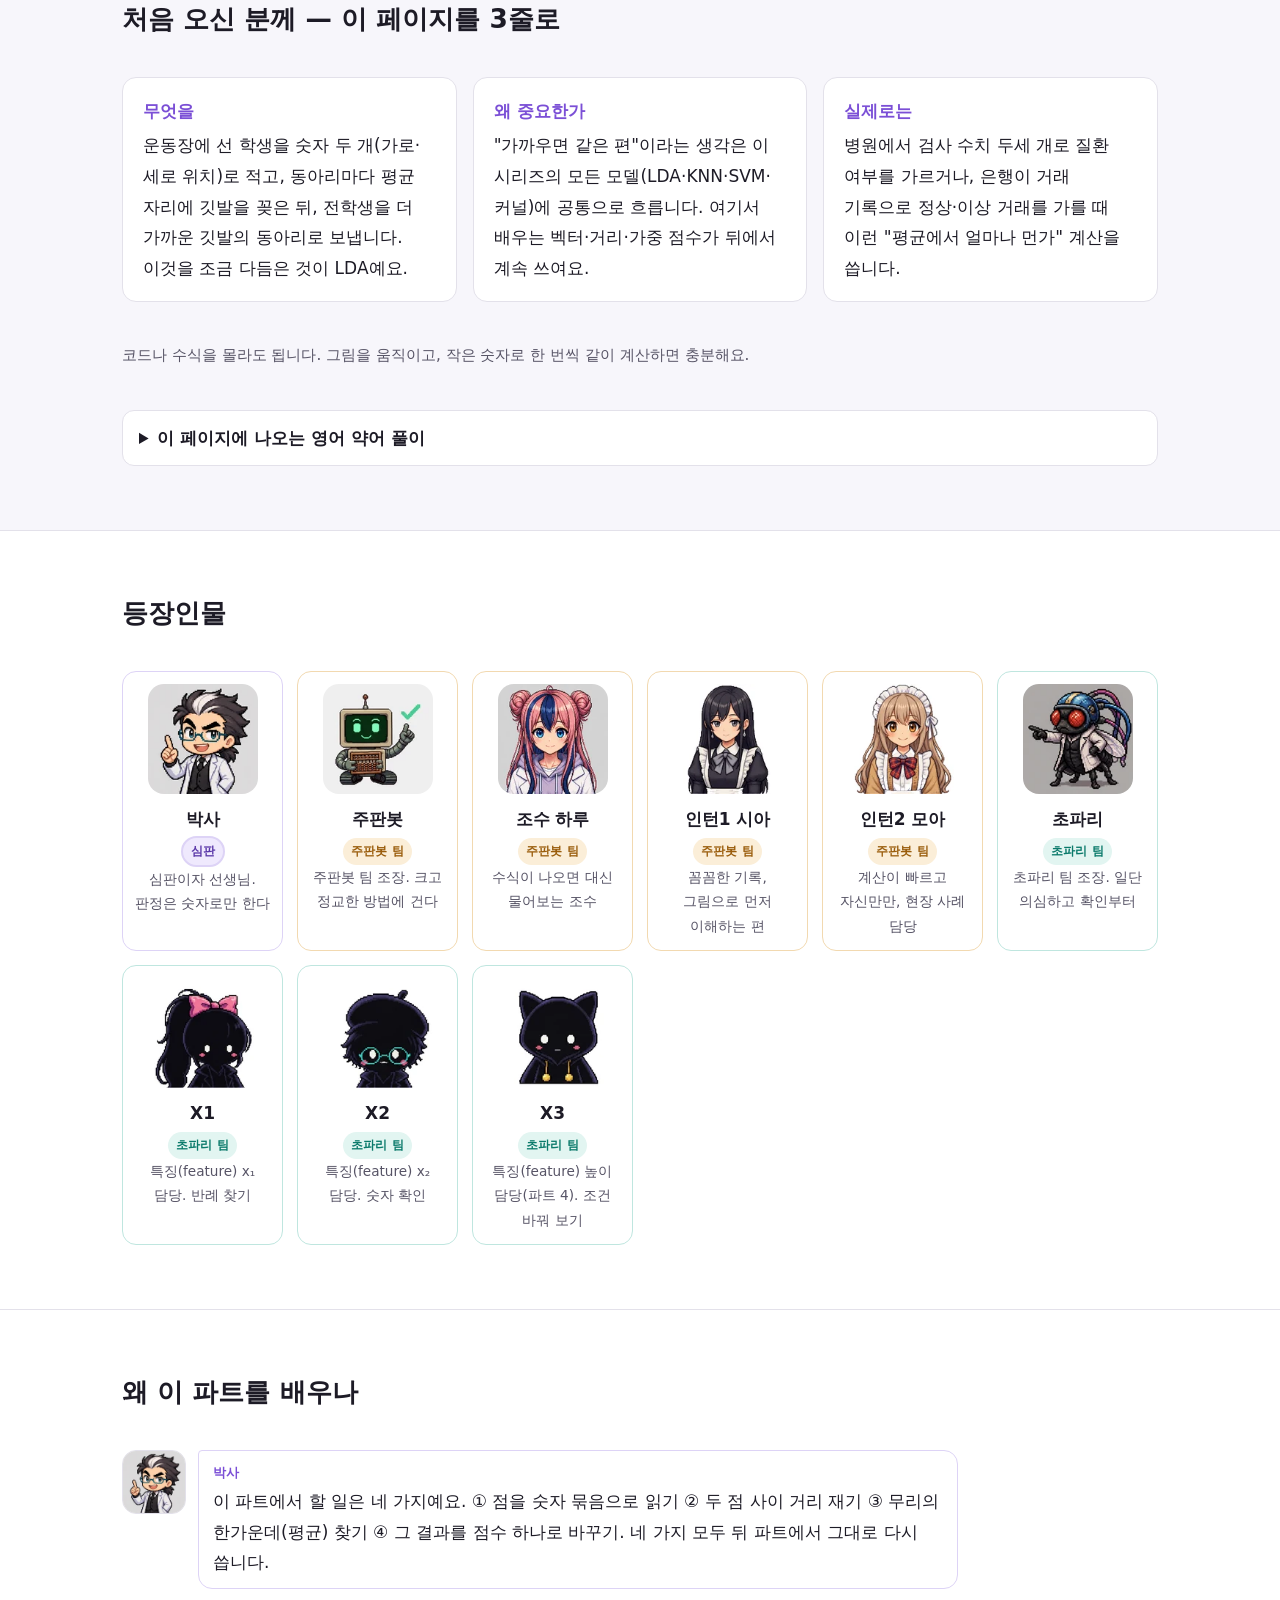
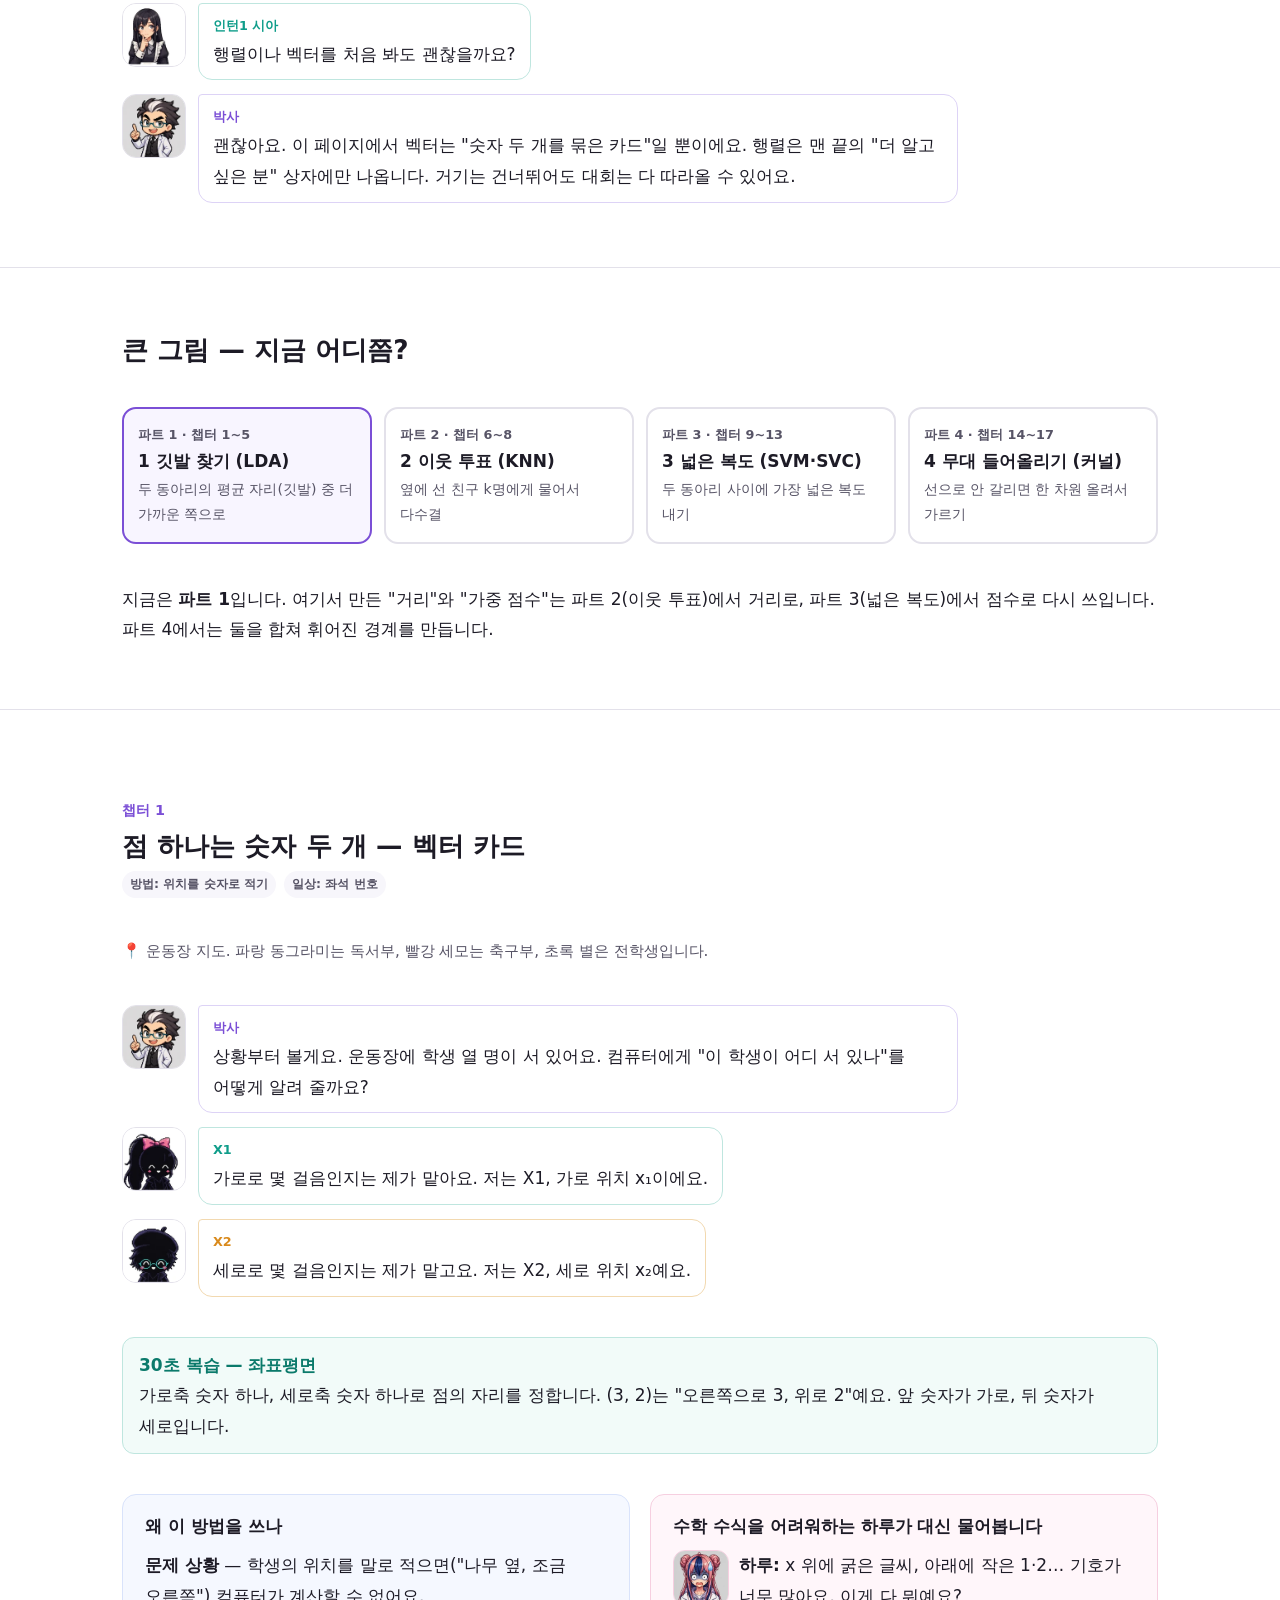
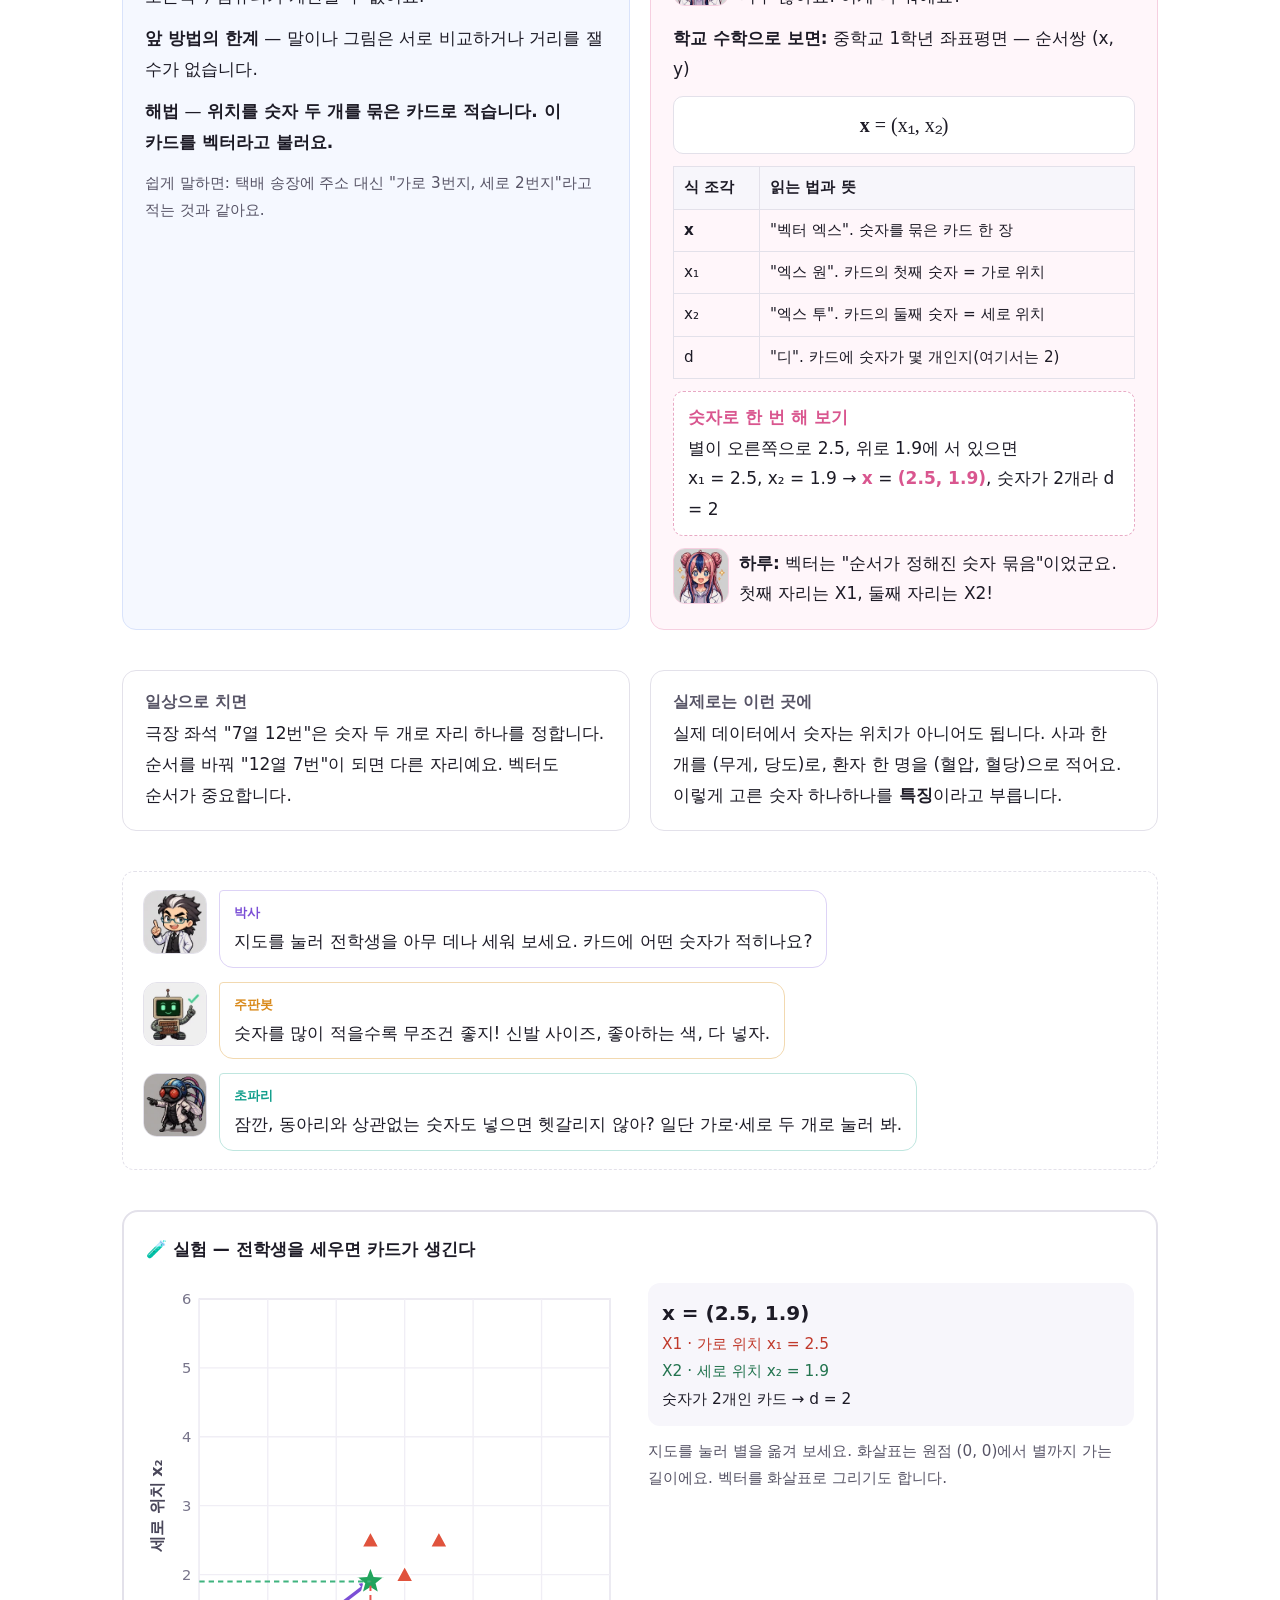
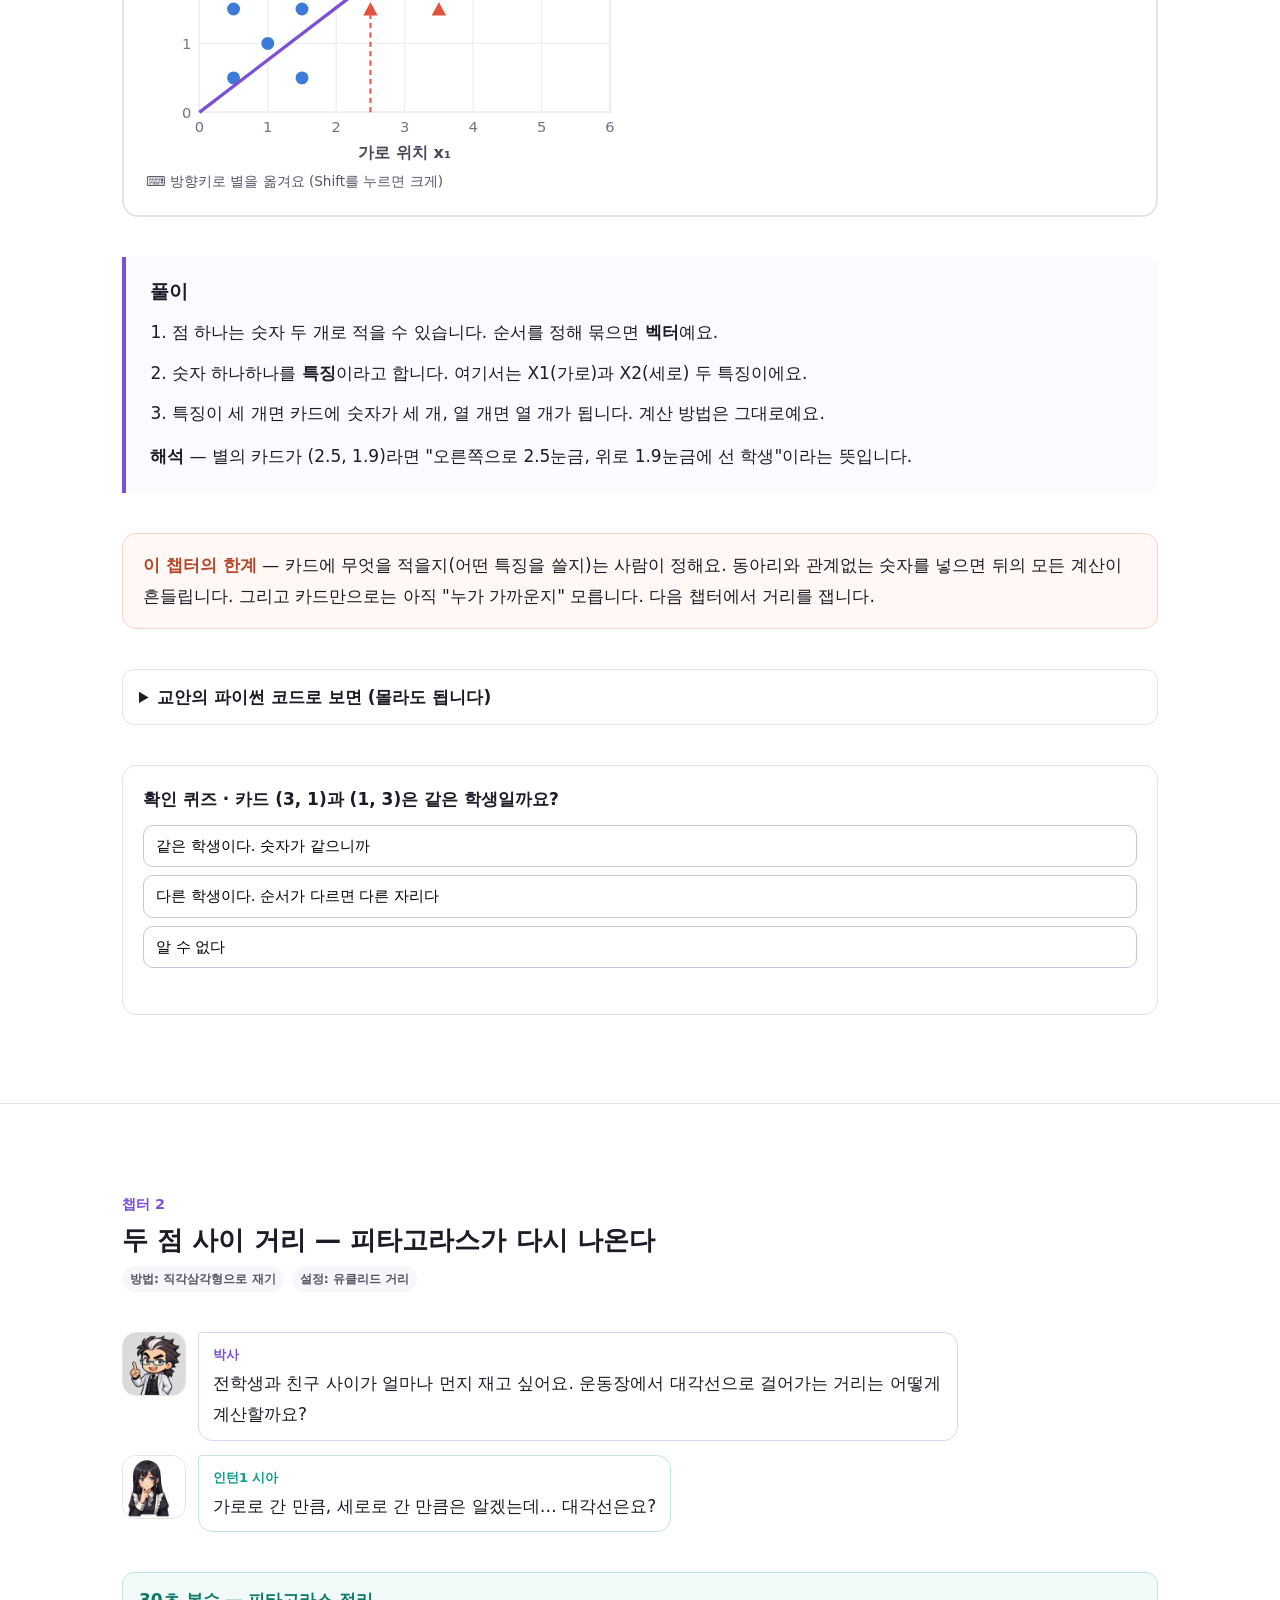
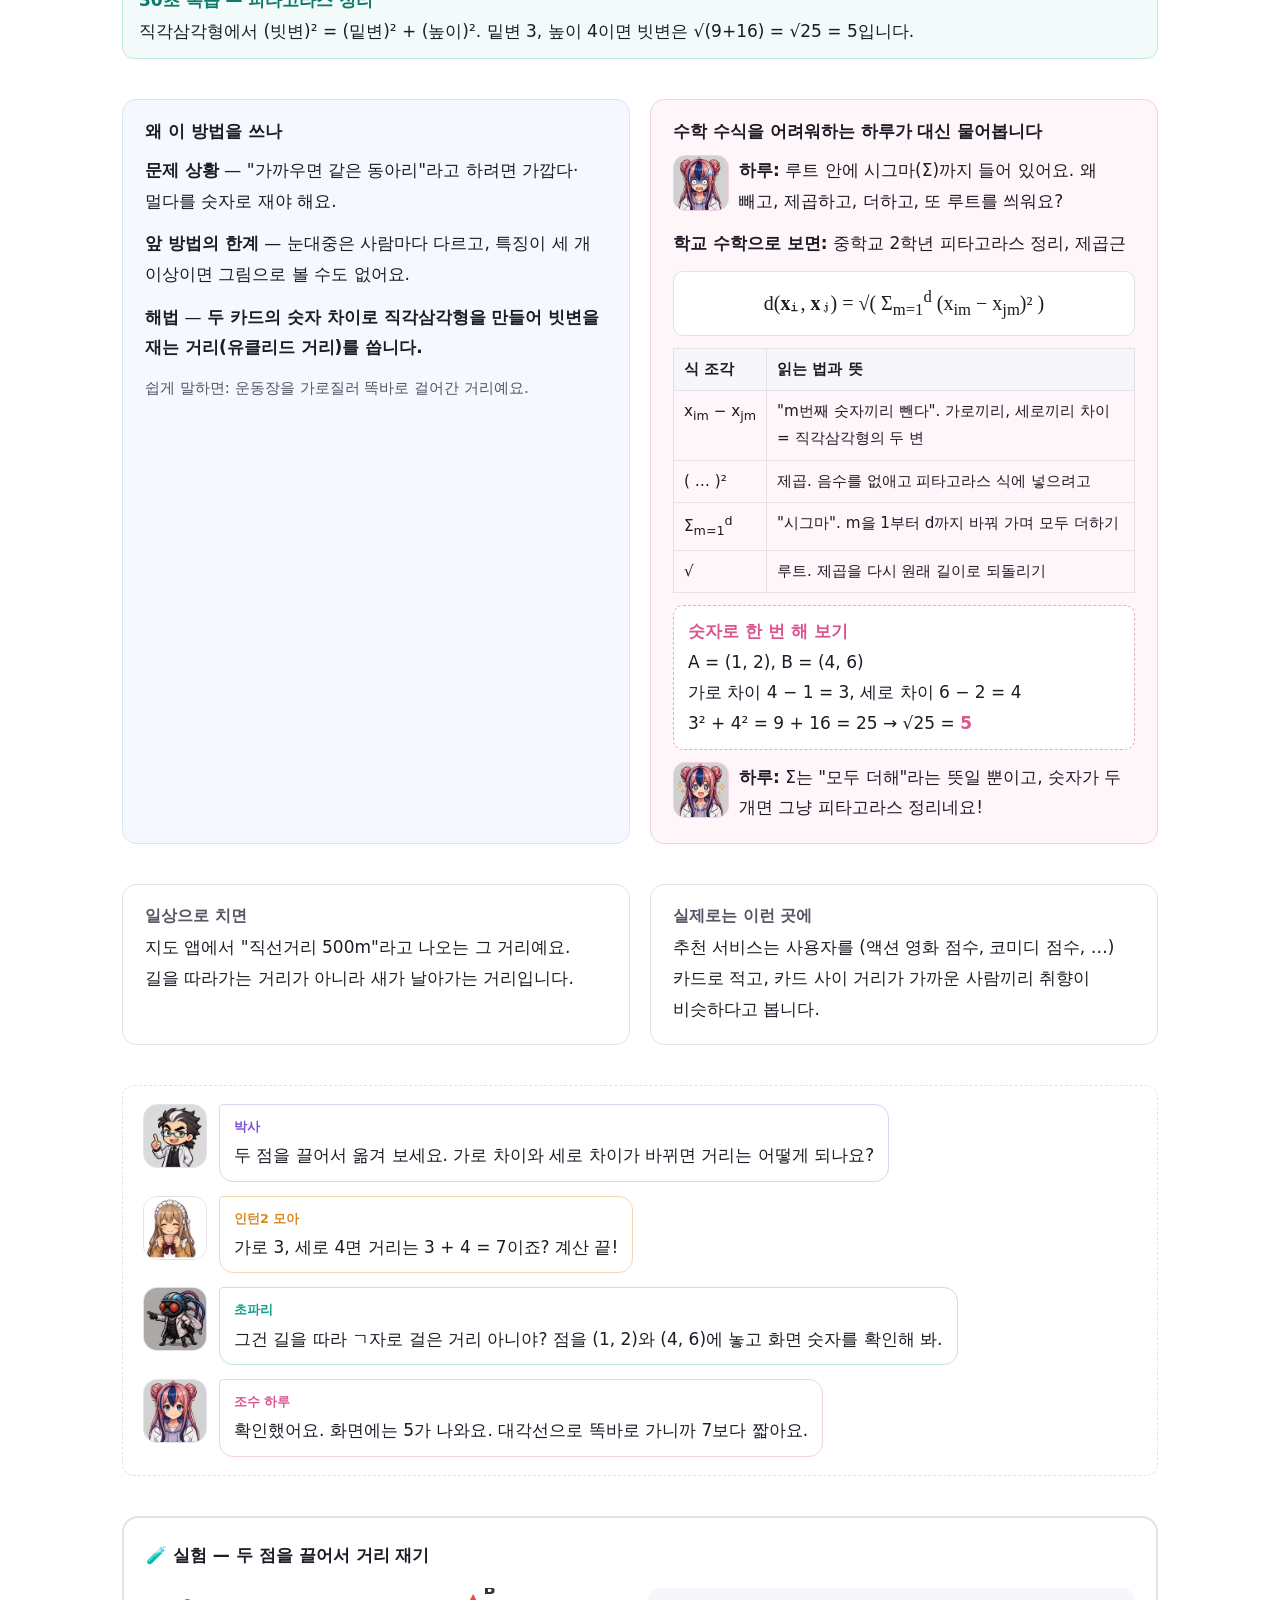
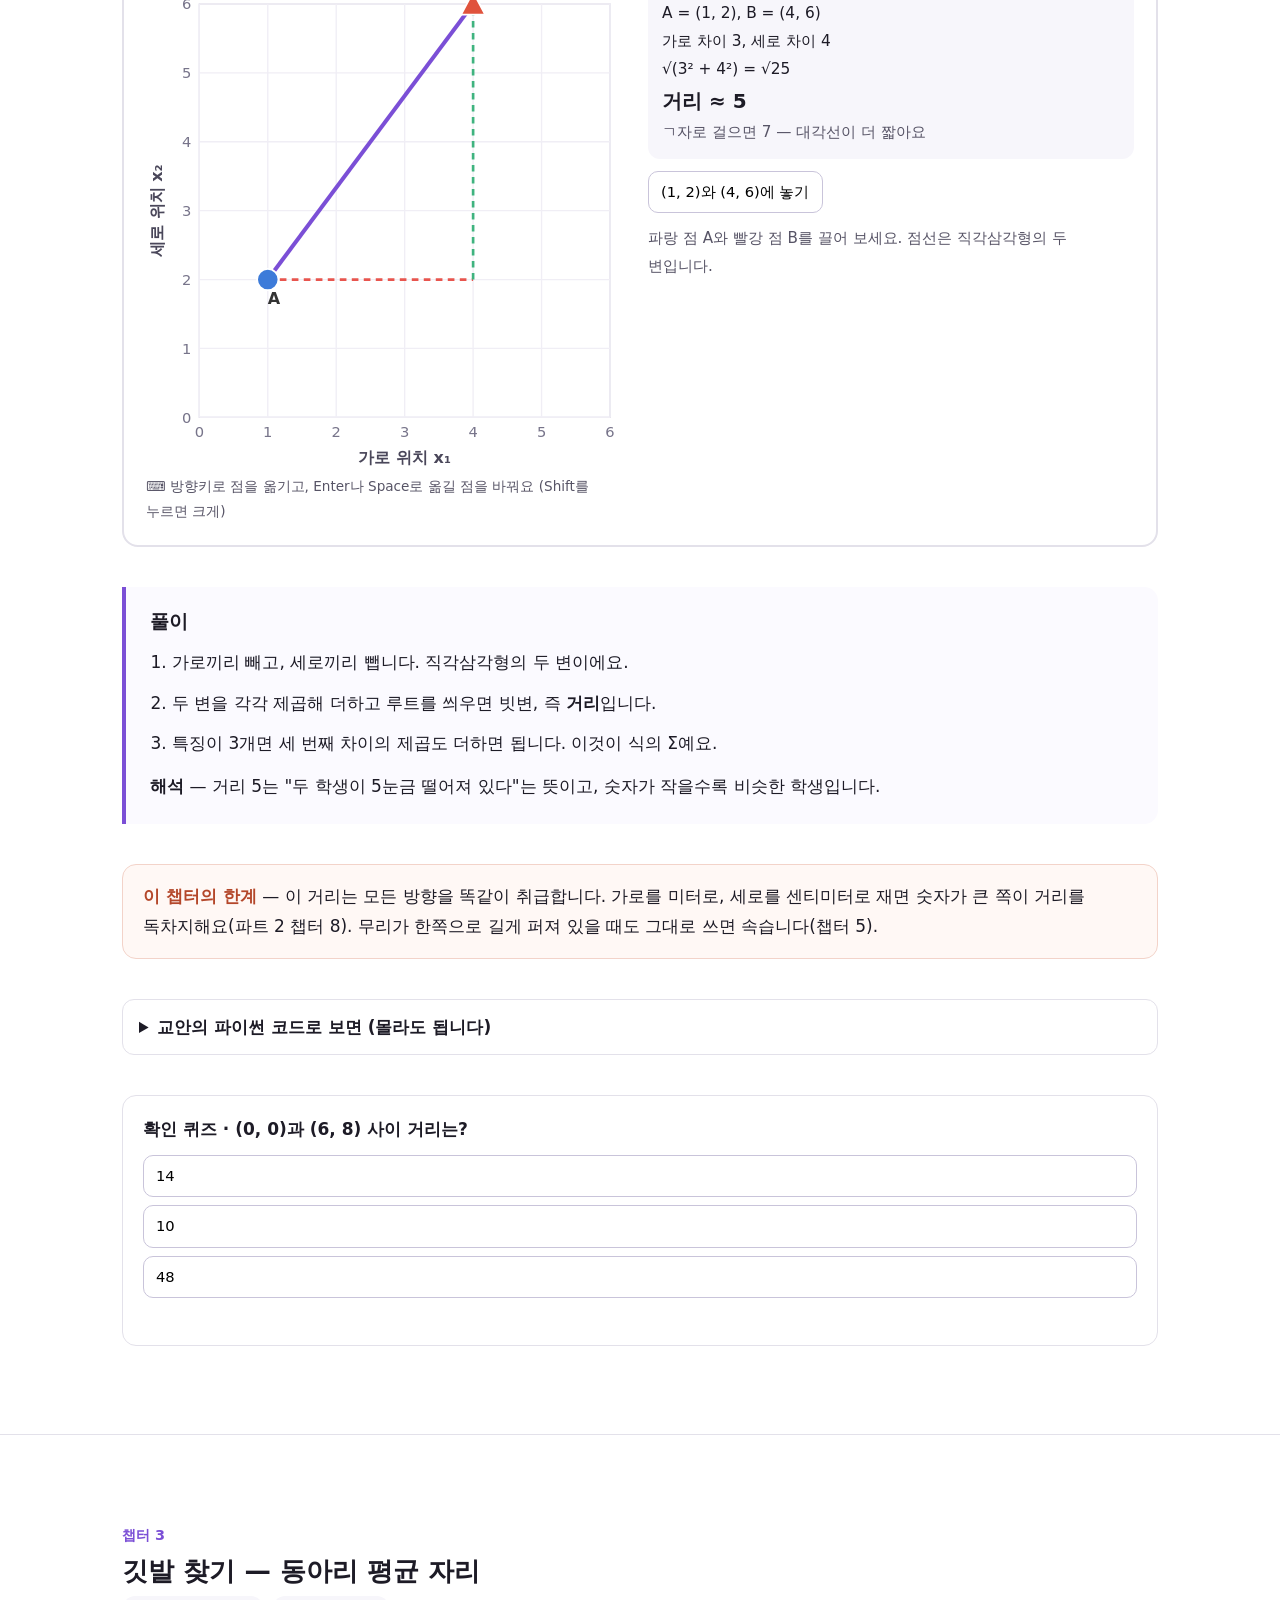
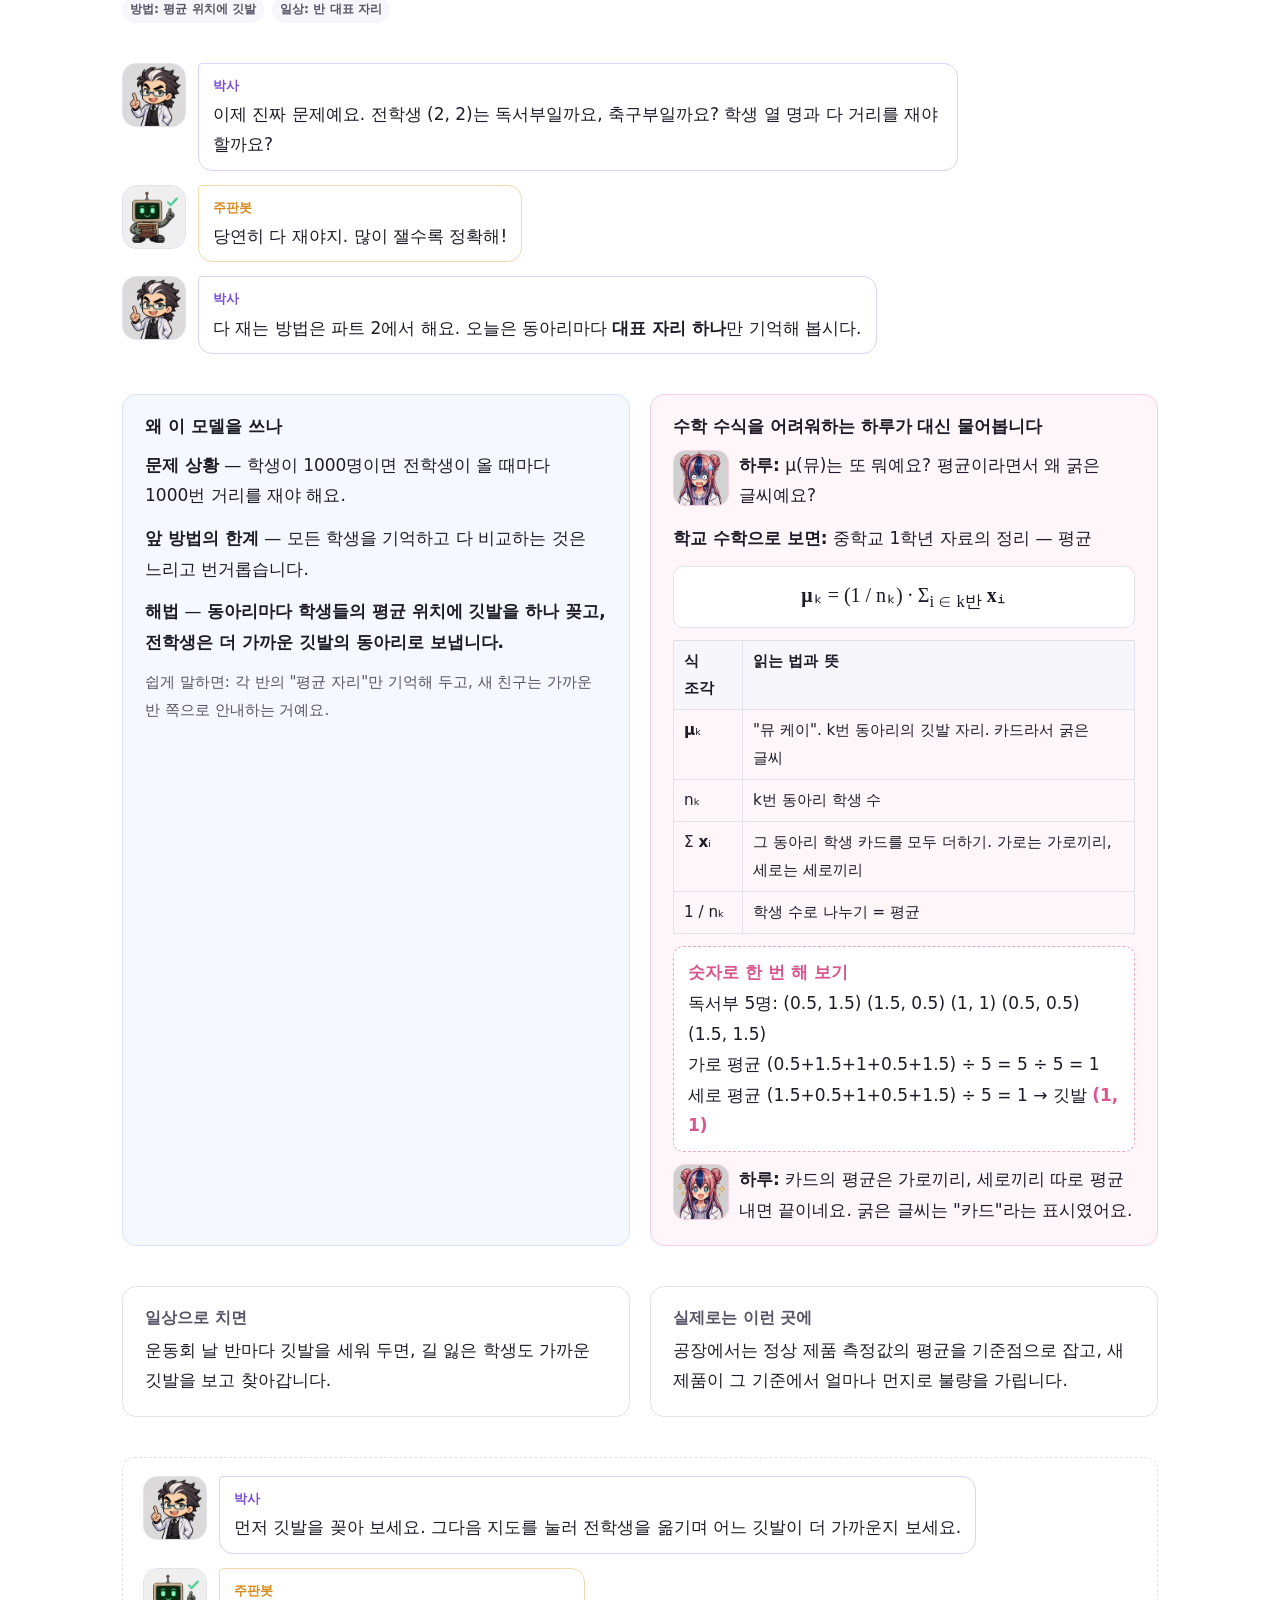
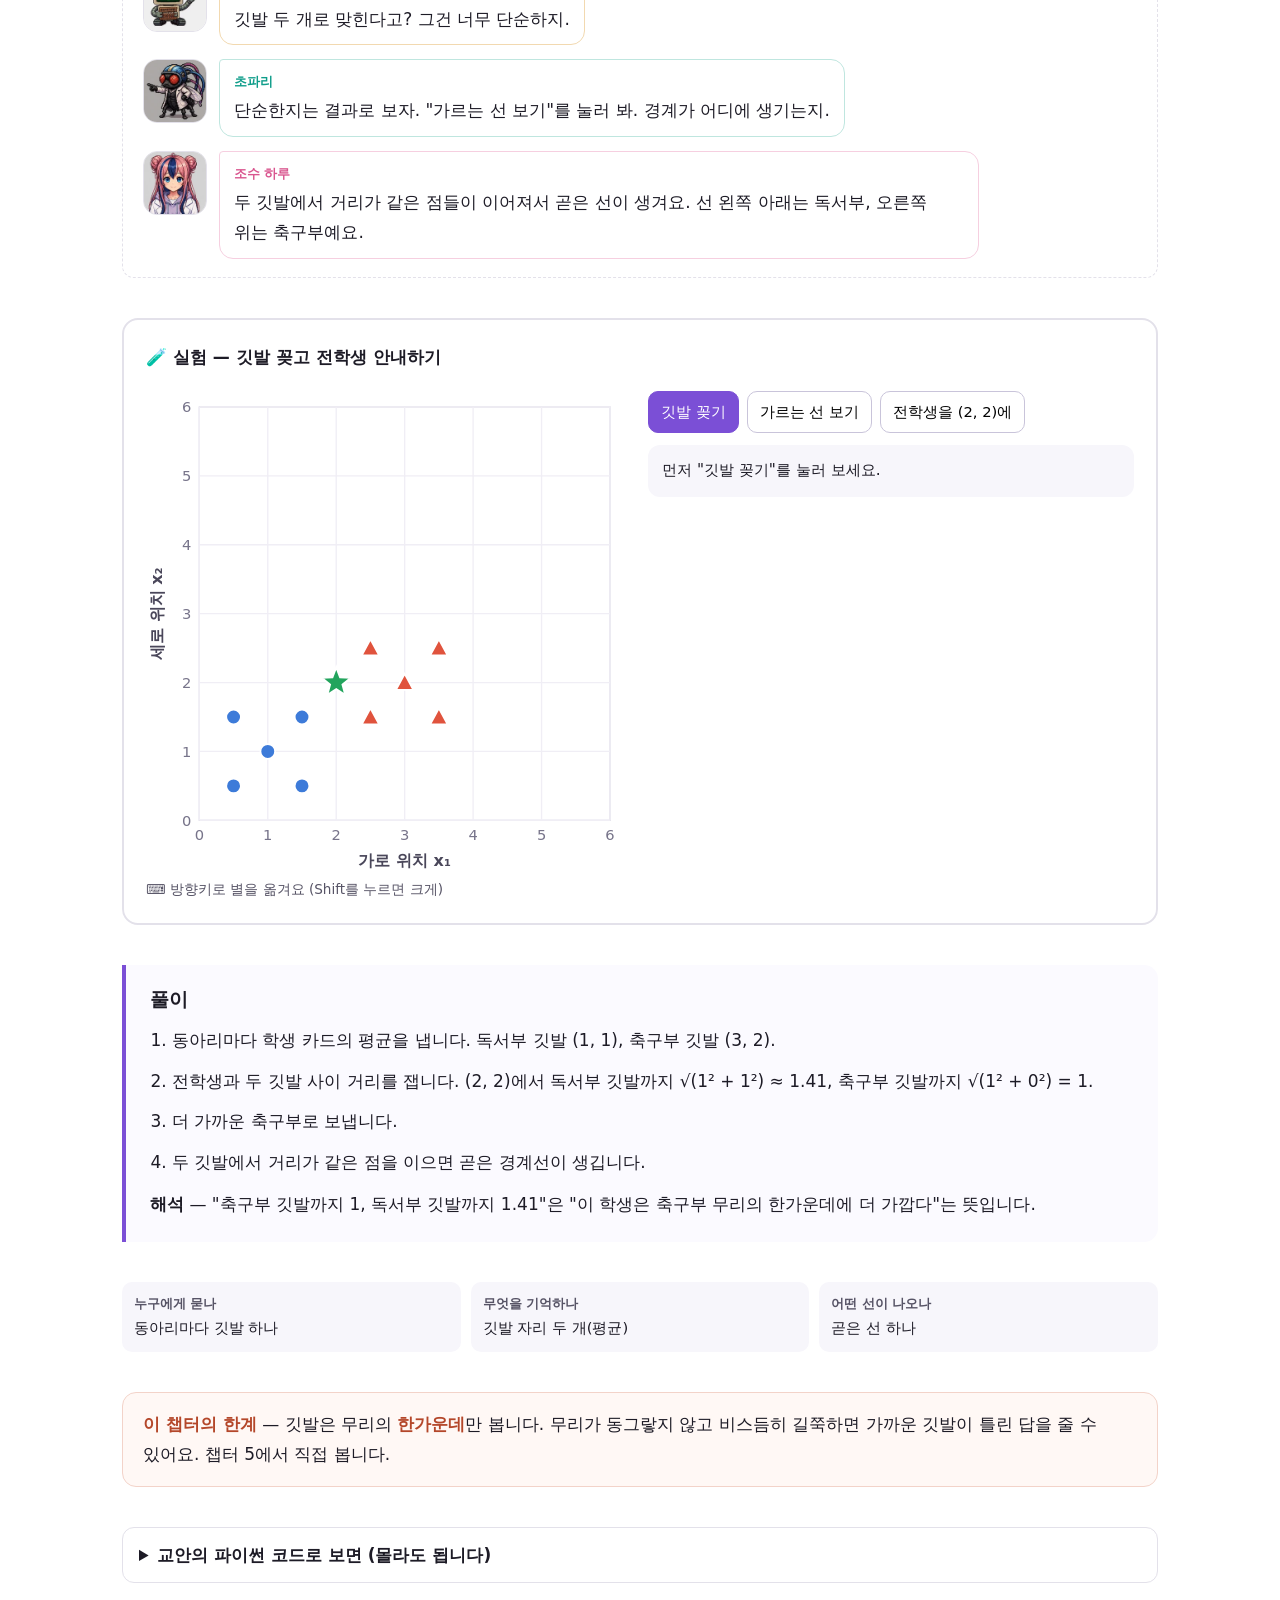
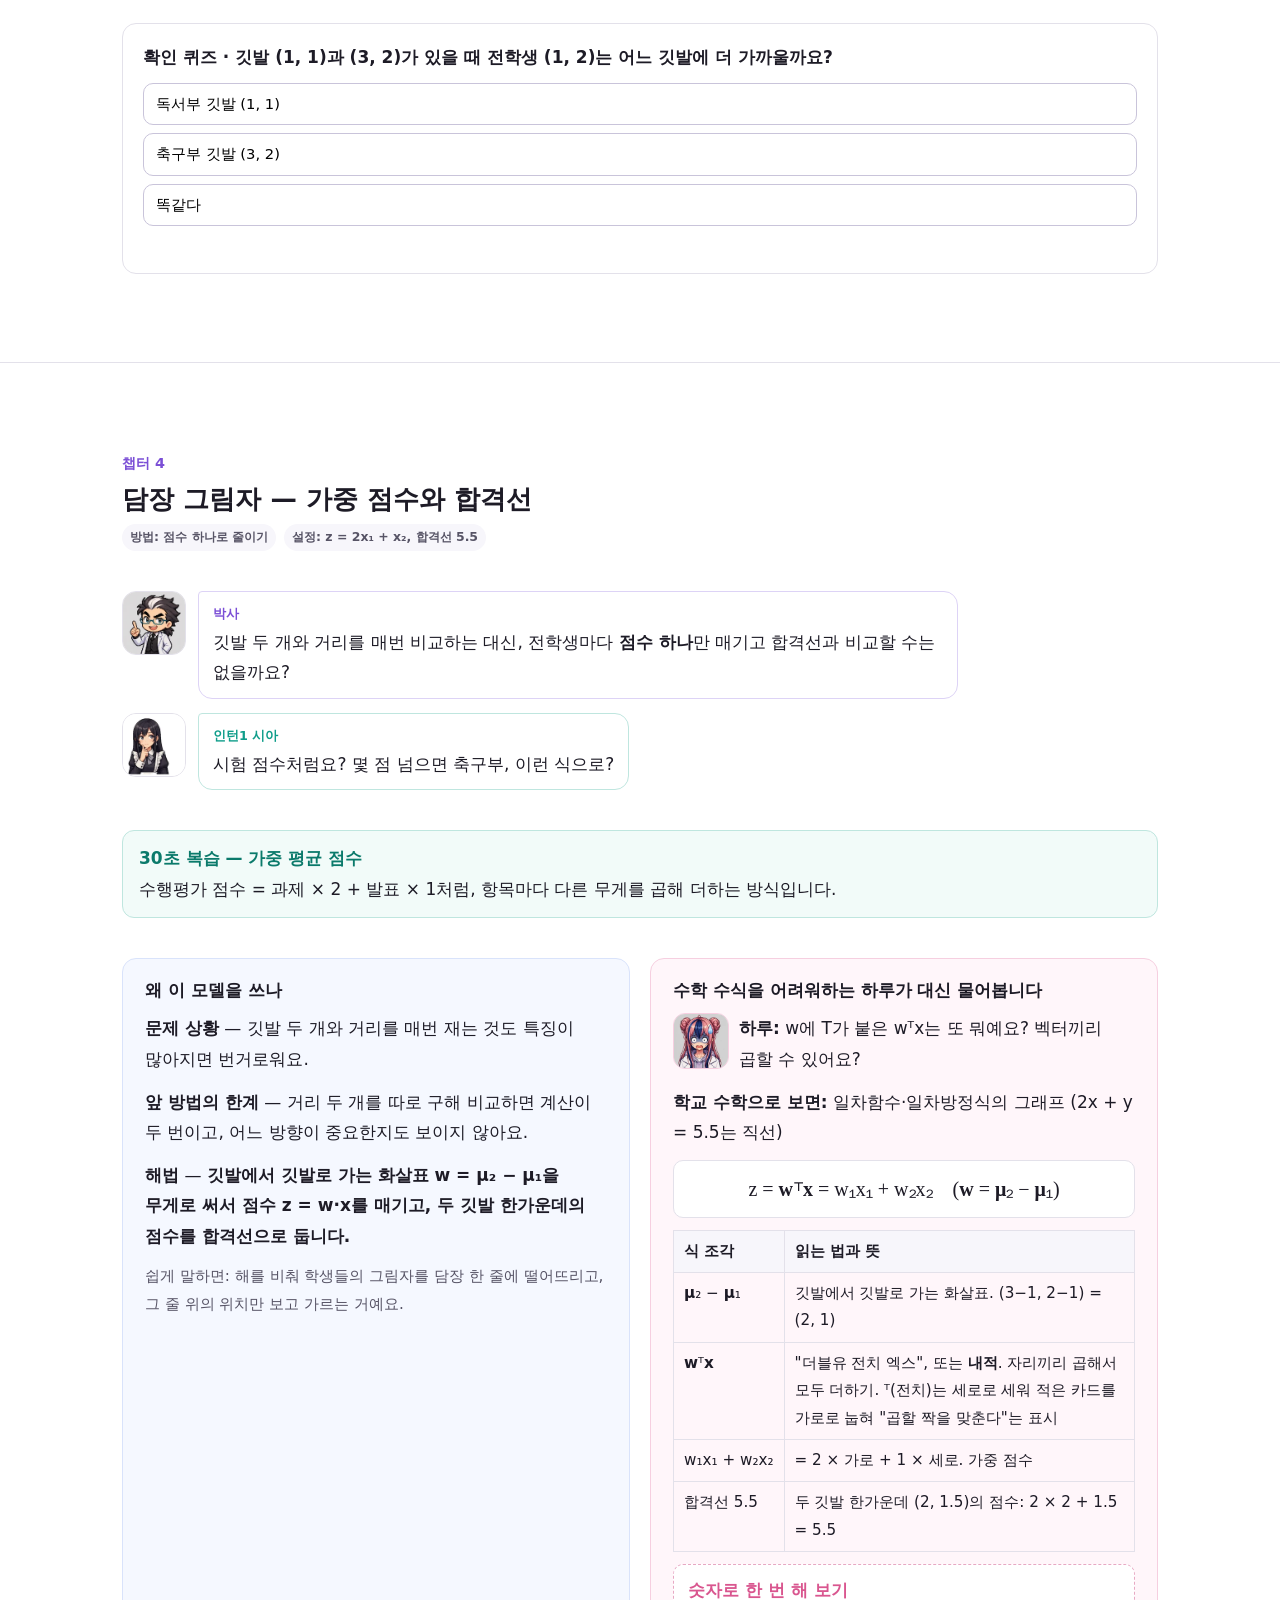
<file: part1_lda.html>
<!DOCTYPE html><html lang="ko"><head><meta charset="utf-8"><meta name="viewport" content="width=device-width,initial-scale=1">
<title>깃발 찾기 — 평균까지의 거리로 가르는 LDA · 거리로 가르는 분류 대회</title><meta name="description" content="벡터와 거리를 처음 배우는 분을 위한 LDA(선형 판별 분석) 해설. 운동장 지도, 깃발, 담장 그림자 비유와 직접 움직이는 실험."><meta name="author" content="안상선">
<meta property="og:title" content="깃발 찾기 — 평균까지의 거리로 가르는 LDA"><meta property="og:description" content="벡터와 거리를 처음 배우는 분을 위한 LDA(선형 판별 분석) 해설. 운동장 지도, 깃발, 담장 그림자 비유와 직접 움직이는 실험."><meta property="og:type" content="article">
<meta property="og:image" content="https://adminmrobo.github.io/knn_svc_svm_lab/assets/img/og_part1.webp?v=1e7b1c8d"><meta property="og:url" content="https://adminmrobo.github.io/knn_svc_svm_lab/part1_lda.html"><meta name="twitter:card" content="summary_large_image">
<meta name="citation_title" content="깃발 찾기 — 평균까지의 거리로 가르는 LDA"><meta name="citation_author" content="안상선"><meta name="citation_publication_date" content="2026/11/26">
<link rel="stylesheet" href="assets/engine.css?v=2"><script type="application/ld+json">{"@context": "https://schema.org", "@type": "LearningResource", "name": "깃발 찾기 — 평균까지의 거리로 가르는 LDA", "description": "벡터와 거리를 처음 배우는 분을 위한 LDA(선형 판별 분석) 해설. 운동장 지도, 깃발, 담장 그림자 비유와 직접 움직이는 실험.", "inLanguage": "ko", "educationalLevel": "입문", "creator": {"@type": "Person", "name": "안상선", "url": "https://adminmrobo.github.io/who_am_i/who_am_i.html", "affiliation": "(주)M-Robo 대표"}, "isPartOf": "거리로 가르는 분류 대회", "url": "https://adminmrobo.github.io/knn_svc_svm_lab/part1_lda.html"}</script></head><body><nav class="topnav" aria-label="시리즈 목차"><div class="wrap"><b>거리로 가르는 분류 대회</b><a href="index.html" class="">목차</a><a href="part1_lda.html" class="on">1 깃발 찾기 (LDA)</a><a href="part2_knn.html" class="">2 이웃 투표 (KNN)</a><a href="part3_svm.html" class="">3 넓은 복도 (SVM·SVC)</a><a href="part4_kernel.html" class="">4 무대 들어올리기 (커널)</a><a href="practice/index.html" class="">실전 연습장</a></div></nav><figure class="cover"><picture><source type="image/webp" srcset="assets/img/cover_part1.webp?v=92519346"><img src="assets/img/cover_part1.png?v=78e06a93" alt="픽셀아트 운동장에 파랑 독서부와 빨강 축구부가 모여 있고, 두 무리 한가운데에 깃발이 하나씩 꽂혀 있다. 초파리가 두 깃발 사이를 줄자로 재고, 박사가 깃발을 가리키며, 울타리 앞에서 주판봇과 X1·X2가 지켜본다" width="1920" height="1080"></picture></figure><header class="hero" id="top"><div class="wrap"><div class="kicker">거리로 가르는 분류 대회 · 파트 1</div><h1>깃발 찾기 — 평균까지의 거리로 가르는 LDA</h1><p class="sub">점 하나를 숫자 묶음으로 읽고, 두 점 사이 거리를 재고, 동아리마다 깃발을 꽂아 전학생의 동아리를 맞혀 봅니다.</p><div class="scoreboard">
<div class="team fly"><img class="px " data-spr="fly:smile" alt="" aria-hidden="true" width="64" height="64"><div><div class="nm">초파리 팀</div><div class="mem"><img class="px " data-spr="x1:smile" alt="" aria-hidden="true" width="64" height="64"><img class="px " data-spr="x2:smile" alt="" aria-hidden="true" width="64" height="64"><img class="px " data-spr="x3:smile" alt="" aria-hidden="true" width="64" height="64"></div></div><div class="pt" title="이긴 라운드">0승</div></div>
<div class="team robo"><img class="px " data-spr="robo:smile" alt="" aria-hidden="true" width="64" height="64"><div><div class="nm">주판봇 팀</div><div class="mem"><img class="px " data-spr="haru:smile" alt="" aria-hidden="true" width="64" height="64"><img class="px " data-spr="sia:smile" alt="" aria-hidden="true" width="64" height="64"><img class="px " data-spr="moa:smile" alt="" aria-hidden="true" width="64" height="64"></div></div><div class="pt" title="이긴 라운드">0승</div></div>
<div class="ref"><img class="px " data-spr="doc:smile" alt="" aria-hidden="true" width="64" height="64"><div><b>심판 박사</b><br><span class="note">무승부 0번</span></div></div></div><div style="margin-top:24px"><div class="dialog"><div class="say doc"><img class="px " data-spr="doc:smile" alt="" aria-hidden="true" width="64" height="64"><div><span class="who">박사</span>어서 와요. 오늘부터 <b>분류 대회</b>를 엽니다. 운동장에 전학생이 오면, 그 학생이 어느 동아리일지 맞히는 대회예요.</div></div><div class="say fly"><img class="px " data-spr="fly:point" alt="" aria-hidden="true" width="64" height="64"><div><span class="who">초파리</span>우리 팀은 단순한 방법부터 간다. 맞는지는 늘 확인하고.</div></div><div class="say robo"><img class="px " data-spr="robo:firm" alt="" aria-hidden="true" width="64" height="64"><div><span class="who">주판봇</span>우리 팀은 더 정교한 방법으로 간다. 점수로 보여 주지.</div></div><div class="say doc"><img class="px " data-spr="doc:think" alt="" aria-hidden="true" width="64" height="64"><div><span class="who">박사</span>판정은 제가 합니다. 기준은 하나예요. <b>처음 보는 학생을 얼마나 맞혔나.</b> 첫 라운드 무기는 "깃발"입니다.</div></div></div></div></div></header><section class="sec" id="plain"><div class="wrap stack"><h2>처음 오신 분께 — 이 페이지를 3줄로</h2>
<div class="three"><div><b>무엇을</b>운동장에 선 학생을 숫자 두 개(가로·세로 위치)로 적고, 동아리마다 평균 자리에 깃발을 꽂은 뒤, 전학생을 더 가까운 깃발의 동아리로 보냅니다. 이것을 조금 다듬은 것이 LDA예요.</div><div><b>왜 중요한가</b>"가까우면 같은 편"이라는 생각은 이 시리즈의 모든 모델(LDA·KNN·SVM·커널)에 공통으로 흐릅니다. 여기서 배우는 벡터·거리·가중 점수가 뒤에서 계속 쓰여요.</div><div><b>실제로는</b>병원에서 검사 수치 두세 개로 질환 여부를 가르거나, 은행이 거래 기록으로 정상·이상 거래를 가를 때 이런 "평균에서 얼마나 먼가" 계산을 씁니다.</div></div>
<p class="note">코드나 수식을 몰라도 됩니다. 그림을 움직이고, 작은 숫자로 한 번씩 같이 계산하면 충분해요.</p>
<details class="abbr"><summary>이 페이지에 나오는 영어 약어 풀이</summary><dl class="abbr"><dt>LDA</dt><dd><b>선형 판별 분석</b> — Linear Discriminant Analysis. 두 무리를 가장 잘 가르는 방향을 찾아 직선으로 가른다</dd><dt>QDA</dt><dd><b>이차 판별 분석</b> — Quadratic Discriminant Analysis. 무리마다 퍼진 모양이 다를 때 휘어진 경계를 쓴다</dd><dt>PCA</dt><dd><b>주성분 분석</b> — Principal Component Analysis. 정답 없이 데이터가 가장 넓게 퍼진 방향을 찾는다</dd></dl></details></div></section><section class="sec" id="cast"><div class="wrap stack"><h2>등장인물</h2><div class="cast"><div class="c ref"><img class="px " data-spr="doc:smile" alt="" aria-hidden="true" width="64" height="64"><div><b>박사</b></div><span class="tag ref">심판</span><div class="r">심판이자 선생님. 판정은 숫자로만 한다</div></div><div class="c robo"><img class="px " data-spr="robo:firm" alt="" aria-hidden="true" width="64" height="64"><div><b>주판봇</b></div><span class="tag robo">주판봇 팀</span><div class="r">주판봇 팀 조장. 크고 정교한 방법에 건다</div></div><div class="c robo"><img class="px " data-spr="haru:smile" alt="" aria-hidden="true" width="64" height="64"><div><b>조수 하루</b></div><span class="tag robo">주판봇 팀</span><div class="r">수식이 나오면 대신 물어보는 조수</div></div><div class="c robo"><img class="px " data-spr="sia:smile" alt="" aria-hidden="true" width="64" height="64"><div><b>인턴1 시아</b></div><span class="tag robo">주판봇 팀</span><div class="r">꼼꼼한 기록, 그림으로 먼저 이해하는 편</div></div><div class="c robo"><img class="px " data-spr="moa:smile" alt="" aria-hidden="true" width="64" height="64"><div><b>인턴2 모아</b></div><span class="tag robo">주판봇 팀</span><div class="r">계산이 빠르고 자신만만, 현장 사례 담당</div></div><div class="c fly"><img class="px " data-spr="fly:point" alt="" aria-hidden="true" width="64" height="64"><div><b>초파리</b></div><span class="tag fly">초파리 팀</span><div class="r">초파리 팀 조장. 일단 의심하고 확인부터</div></div><div class="c fly"><img class="px " data-spr="x1:smile" alt="" aria-hidden="true" width="64" height="64"><div><b>X1</b></div><span class="tag fly">초파리 팀</span><div class="r">특징(feature) x₁ 담당. 반례 찾기</div></div><div class="c fly"><img class="px " data-spr="x2:smile" alt="" aria-hidden="true" width="64" height="64"><div><b>X2</b></div><span class="tag fly">초파리 팀</span><div class="r">특징(feature) x₂ 담당. 숫자 확인</div></div><div class="c fly"><img class="px " data-spr="x3:smile" alt="" aria-hidden="true" width="64" height="64"><div><b>X3</b></div><span class="tag fly">초파리 팀</span><div class="r">특징(feature) 높이 담당(파트 4). 조건 바꿔 보기</div></div></div></div></section><section class="sec" id="why"><div class="wrap stack"><h2>왜 이 파트를 배우나</h2><div class="dialog">
<div class="say doc"><img class="px" data-spr="doc:smile" alt="" aria-hidden="true"><div><span class="who">박사</span>이 파트에서 할 일은 네 가지예요. ① 점을 숫자 묶음으로 읽기 ② 두 점 사이 거리 재기 ③ 무리의 한가운데(평균) 찾기 ④ 그 결과를 점수 하나로 바꾸기. 네 가지 모두 뒤 파트에서 그대로 다시 씁니다.</div></div>
<div class="say sia"><img class="px" data-spr="sia:think" alt="" aria-hidden="true"><div><span class="who">인턴1 시아</span>행렬이나 벡터를 처음 봐도 괜찮을까요?</div></div>
<div class="say doc"><img class="px" data-spr="doc:smile" alt="" aria-hidden="true"><div><span class="who">박사</span>괜찮아요. 이 페이지에서 벡터는 "숫자 두 개를 묶은 카드"일 뿐이에요. 행렬은 맨 끝의 "더 알고 싶은 분" 상자에만 나옵니다. 거기는 건너뛰어도 대회는 다 따라올 수 있어요.</div></div></div></div></section><section class="sec" id="map"><div class="wrap stack"><h2>큰 그림 — 지금 어디쯤?</h2><div class="map"><a href="part1_lda.html" class="here"><div class="n">파트 1 · 챕터 1~5</div><div class="t">1 깃발 찾기 (LDA)</div><div class="d">두 동아리의 평균 자리(깃발) 중 더 가까운 쪽으로</div></a><a href="part2_knn.html" class=""><div class="n">파트 2 · 챕터 6~8</div><div class="t">2 이웃 투표 (KNN)</div><div class="d">옆에 선 친구 k명에게 물어서 다수결</div></a><a href="part3_svm.html" class=""><div class="n">파트 3 · 챕터 9~13</div><div class="t">3 넓은 복도 (SVM·SVC)</div><div class="d">두 동아리 사이에 가장 넓은 복도 내기</div></a><a href="part4_kernel.html" class=""><div class="n">파트 4 · 챕터 14~17</div><div class="t">4 무대 들어올리기 (커널)</div><div class="d">선으로 안 갈리면 한 차원 올려서 가르기</div></a></div><p>지금은 <b>파트 1</b>입니다. 여기서 만든 "거리"와 "가중 점수"는 파트 2(이웃 투표)에서 거리로, 파트 3(넓은 복도)에서 점수로 다시 쓰입니다. 파트 4에서는 둘을 합쳐 휘어진 경계를 만듭니다.</p></div></section><section class="level" id="ch1"><div class="wrap stack"><div class="lvhead"><div class="num">챕터 1</div><h2>점 하나는 숫자 두 개 — 벡터 카드</h2><div class="tags"><span class="tag">방법: 위치를 숫자로 적기</span><span class="tag">일상: 좌석 번호</span></div></div><p class="note">📍 운동장 지도. 파랑 동그라미는 독서부, 빨강 세모는 축구부, 초록 별은 전학생입니다.</p><div class="dialog"><div class="say doc"><img class="px " data-spr="doc:smile" alt="" aria-hidden="true" width="64" height="64"><div><span class="who">박사</span>상황부터 볼게요. 운동장에 학생 열 명이 서 있어요. 컴퓨터에게 "이 학생이 어디 서 있나"를 어떻게 알려 줄까요?</div></div><div class="say x1"><img class="px " data-spr="x1:happy" alt="" aria-hidden="true" width="64" height="64"><div><span class="who">X1</span>가로로 몇 걸음인지는 제가 맡아요. 저는 X1, 가로 위치 x₁이에요.</div></div><div class="say x2"><img class="px " data-spr="x2:happy" alt="" aria-hidden="true" width="64" height="64"><div><span class="who">X2</span>세로로 몇 걸음인지는 제가 맡고요. 저는 X2, 세로 위치 x₂예요.</div></div></div><div class="review"><b>30초 복습 — 좌표평면</b><br>가로축 숫자 하나, 세로축 숫자 하나로 점의 자리를 정합니다. (3, 2)는 "오른쪽으로 3, 위로 2"예요. 앞 숫자가 가로, 뒤 숫자가 세로입니다.</div><div class="easy"><div class="ez-why"><h3>왜 이 방법을 쓰나</h3>
<p><b>문제 상황</b> — 학생의 위치를 말로 적으면("나무 옆, 조금 오른쪽") 컴퓨터가 계산할 수 없어요.</p><p><b>앞 방법의 한계</b> — 말이나 그림은 서로 비교하거나 거리를 잴 수가 없습니다.</p><p><b>해법</b> — <b>위치를 <b>숫자 두 개를 묶은 카드</b>로 적습니다. 이 카드를 벡터라고 불러요.</b></p><p class="note">쉽게 말하면: 택배 송장에 주소 대신 "가로 3번지, 세로 2번지"라고 적는 것과 같아요.</p></div><div class="ez-math"><h3>수학 수식을 어려워하는 하루가 대신 물어봅니다</h3>
<div class="ask"><img class="px " data-spr="haru:shock" alt="" aria-hidden="true" width="64" height="64"><p><b>하루:</b> x 위에 굵은 글씨, 아래에 작은 1·2… 기호가 너무 많아요. 이게 다 뭐예요?</p></div>
<p><b>학교 수학으로 보면:</b> 중학교 1학년 좌표평면 — 순서쌍 (x, y)</p>
<div class="eqn"><b>x</b> = (x₁, x₂)</div>
<div class="tbl"><table><tr><th>식 조각</th><th>읽는 법과 뜻</th></tr><tr><td class="eqc"><b>x</b></td><td>"벡터 엑스". 숫자를 묶은 카드 한 장</td></tr><tr><td class="eqc">x₁</td><td>"엑스 원". 카드의 첫째 숫자 = 가로 위치</td></tr><tr><td class="eqc">x₂</td><td>"엑스 투". 카드의 둘째 숫자 = 세로 위치</td></tr><tr><td class="eqc">d</td><td>"디". 카드에 숫자가 몇 개인지(여기서는 2)</td></tr></table></div>
<div class="try"><b>숫자로 한 번 해 보기</b><br>별이 오른쪽으로 2.5, 위로 1.9에 서 있으면<br>x₁ = 2.5, x₂ = 1.9 → <b>x</b> = <b>(2.5, 1.9)</b>, 숫자가 2개라 d = 2</div>
<div class="ask"><img class="px " data-spr="haru:spark" alt="" aria-hidden="true" width="64" height="64"><p><b>하루:</b> 벡터는 "순서가 정해진 숫자 묶음"이었군요. 첫째 자리는 X1, 둘째 자리는 X2!</p></div></div></div><div class="pair"><div><h3>일상으로 치면</h3>극장 좌석 "7열 12번"은 숫자 두 개로 자리 하나를 정합니다. 순서를 바꿔 "12열 7번"이 되면 다른 자리예요. 벡터도 순서가 중요합니다.</div><div><h3>실제로는 이런 곳에</h3>실제 데이터에서 숫자는 위치가 아니어도 됩니다. 사과 한 개를 (무게, 당도)로, 환자 한 명을 (혈압, 혈당)으로 적어요. 이렇게 고른 숫자 하나하나를 <b>특징</b>이라고 부릅니다.</div></div><div class="dialog lvtalk"><div class="say doc"><img class="px " data-spr="doc:smile" alt="" aria-hidden="true" width="64" height="64"><div><span class="who">박사</span>지도를 눌러 전학생을 아무 데나 세워 보세요. 카드에 어떤 숫자가 적히나요?</div></div><div class="say robo"><img class="px " data-spr="robo:firm" alt="" aria-hidden="true" width="64" height="64"><div><span class="who">주판봇</span>숫자를 많이 적을수록 무조건 좋지! 신발 사이즈, 좋아하는 색, 다 넣자.</div></div><div class="say fly"><img class="px " data-spr="fly:point" alt="" aria-hidden="true" width="64" height="64"><div><span class="who">초파리</span>잠깐, 동아리와 상관없는 숫자도 넣으면 헷갈리지 않아? 일단 가로·세로 두 개로 눌러 봐.</div></div></div><div class="panel" id="ch1-panel"><div class="ptitle">🧪 실험 — 전학생을 세우면 카드가 생긴다</div><div class="row"><div class="plot" id="p1"></div><div class="ctrl"><div class="read" id="r1"></div><p class="note">지도를 눌러 별을 옮겨 보세요. 화살표는 원점 (0, 0)에서 별까지 가는 길이에요. 벡터를 화살표로 그리기도 합니다.</p></div></div></div><div class="explain"><h3>풀이</h3><ol><li>점 하나는 숫자 두 개로 적을 수 있습니다. 순서를 정해 묶으면 <b>벡터</b>예요.</li><li>숫자 하나하나를 <b>특징</b>이라고 합니다. 여기서는 X1(가로)과 X2(세로) 두 특징이에요.</li><li>특징이 세 개면 카드에 숫자가 세 개, 열 개면 열 개가 됩니다. 계산 방법은 그대로예요.</li></ol><p><b>해석</b> — 별의 카드가 (2.5, 1.9)라면 "오른쪽으로 2.5눈금, 위로 1.9눈금에 선 학생"이라는 뜻입니다.</p></div><div class="limit"><b>이 챕터의 한계</b> — 카드에 무엇을 적을지(어떤 특징을 쓸지)는 사람이 정해요. 동아리와 관계없는 숫자를 넣으면 뒤의 모든 계산이 흔들립니다. 그리고 카드만으로는 아직 "누가 가까운지" 모릅니다. 다음 챕터에서 거리를 잽니다.</div><details class="code"><summary>교안의 파이썬 코드로 보면 (몰라도 됩니다)</summary><dl class="codemap"><dt>X = [[2.5, 1.9], [1.0, 1.0]]</dt><dd>학생마다 카드(벡터)를 한 줄씩 적은 표</dd><dt>X.shape  # (2, 2)</dt><dd>"학생 2명, 특징 2개"라는 뜻</dd></dl></details><div class="quiz" id="ch1-quiz" data-ans="1" data-ok="벡터는 순서가 있는 묶음이에요. (3, 1)은 오른쪽 3·위 1, (1, 3)은 오른쪽 1·위 3입니다." data-no="첫째 숫자는 가로, 둘째 숫자는 세로예요. 순서를 바꾸면 다른 자리가 됩니다."><div class="q">확인 퀴즈 · 카드 (3, 1)과 (1, 3)은 같은 학생일까요?</div><div class="opts"><button type="button">같은 학생이다. 숫자가 같으니까</button><button type="button">다른 학생이다. 순서가 다르면 다른 자리다</button><button type="button">알 수 없다</button></div><div class="fb" aria-live="polite"></div></div></div></section><section class="level" id="ch2"><div class="wrap stack"><div class="lvhead"><div class="num">챕터 2</div><h2>두 점 사이 거리 — 피타고라스가 다시 나온다</h2><div class="tags"><span class="tag">방법: 직각삼각형으로 재기</span><span class="tag">설정: 유클리드 거리</span></div></div><div class="dialog"><div class="say doc"><img class="px " data-spr="doc:smile" alt="" aria-hidden="true" width="64" height="64"><div><span class="who">박사</span>전학생과 친구 사이가 얼마나 먼지 재고 싶어요. 운동장에서 대각선으로 걸어가는 거리는 어떻게 계산할까요?</div></div><div class="say sia"><img class="px " data-spr="sia:think" alt="" aria-hidden="true" width="64" height="64"><div><span class="who">인턴1 시아</span>가로로 간 만큼, 세로로 간 만큼은 알겠는데… 대각선은요?</div></div></div><div class="review"><b>30초 복습 — 피타고라스 정리</b><br>직각삼각형에서 (빗변)² = (밑변)² + (높이)². 밑변 3, 높이 4이면 빗변은 √(9+16) = √25 = 5입니다.</div><div class="easy"><div class="ez-why"><h3>왜 이 방법을 쓰나</h3>
<p><b>문제 상황</b> — "가까우면 같은 동아리"라고 하려면 가깝다·멀다를 숫자로 재야 해요.</p><p><b>앞 방법의 한계</b> — 눈대중은 사람마다 다르고, 특징이 세 개 이상이면 그림으로 볼 수도 없어요.</p><p><b>해법</b> — <b>두 카드의 숫자 차이로 <b>직각삼각형을 만들어 빗변을 재는 거리(유클리드 거리)</b>를 씁니다.</b></p><p class="note">쉽게 말하면: 운동장을 가로질러 똑바로 걸어간 거리예요.</p></div><div class="ez-math"><h3>수학 수식을 어려워하는 하루가 대신 물어봅니다</h3>
<div class="ask"><img class="px " data-spr="haru:shock" alt="" aria-hidden="true" width="64" height="64"><p><b>하루:</b> 루트 안에 시그마(Σ)까지 들어 있어요. 왜 빼고, 제곱하고, 더하고, 또 루트를 씌워요?</p></div>
<p><b>학교 수학으로 보면:</b> 중학교 2학년 피타고라스 정리, 제곱근</p>
<div class="eqn">d(<b>x</b>ᵢ, <b>x</b>ⱼ) = √( Σ<sub>m=1</sub><sup>d</sup> (x<sub>im</sub> − x<sub>jm</sub>)² )</div>
<div class="tbl"><table><tr><th>식 조각</th><th>읽는 법과 뜻</th></tr><tr><td class="eqc">x<sub>im</sub> − x<sub>jm</sub></td><td>"m번째 숫자끼리 뺀다". 가로끼리, 세로끼리 차이 = 직각삼각형의 두 변</td></tr><tr><td class="eqc">( … )²</td><td>제곱. 음수를 없애고 피타고라스 식에 넣으려고</td></tr><tr><td class="eqc">Σ<sub>m=1</sub><sup>d</sup></td><td>"시그마". m을 1부터 d까지 바꿔 가며 모두 더하기</td></tr><tr><td class="eqc">√</td><td>루트. 제곱을 다시 원래 길이로 되돌리기</td></tr></table></div>
<div class="try"><b>숫자로 한 번 해 보기</b><br>A = (1, 2), B = (4, 6)<br>가로 차이 4 − 1 = 3, 세로 차이 6 − 2 = 4<br>3² + 4² = 9 + 16 = 25 → √25 = <b>5</b></div>
<div class="ask"><img class="px " data-spr="haru:spark" alt="" aria-hidden="true" width="64" height="64"><p><b>하루:</b> Σ는 "모두 더해"라는 뜻일 뿐이고, 숫자가 두 개면 그냥 피타고라스 정리네요!</p></div></div></div><div class="pair"><div><h3>일상으로 치면</h3>지도 앱에서 "직선거리 500m"라고 나오는 그 거리예요. 길을 따라가는 거리가 아니라 새가 날아가는 거리입니다.</div><div><h3>실제로는 이런 곳에</h3>추천 서비스는 사용자를 (액션 영화 점수, 코미디 점수, …) 카드로 적고, 카드 사이 거리가 가까운 사람끼리 취향이 비슷하다고 봅니다.</div></div><div class="dialog lvtalk"><div class="say doc"><img class="px " data-spr="doc:smile" alt="" aria-hidden="true" width="64" height="64"><div><span class="who">박사</span>두 점을 끌어서 옮겨 보세요. 가로 차이와 세로 차이가 바뀌면 거리는 어떻게 되나요?</div></div><div class="say moa"><img class="px " data-spr="moa:happy" alt="" aria-hidden="true" width="64" height="64"><div><span class="who">인턴2 모아</span>가로 3, 세로 4면 거리는 3 + 4 = 7이죠? 계산 끝!</div></div><div class="say fly"><img class="px " data-spr="fly:point" alt="" aria-hidden="true" width="64" height="64"><div><span class="who">초파리</span>그건 길을 따라 ㄱ자로 걸은 거리 아니야? 점을 (1, 2)와 (4, 6)에 놓고 화면 숫자를 확인해 봐.</div></div><div class="say haru"><img class="px " data-spr="haru:smile" alt="" aria-hidden="true" width="64" height="64"><div><span class="who">조수 하루</span>확인했어요. 화면에는 5가 나와요. 대각선으로 똑바로 가니까 7보다 짧아요.</div></div></div><div class="panel" id="ch2-panel"><div class="ptitle">🧪 실험 — 두 점을 끌어서 거리 재기</div><div class="row"><div class="plot" id="p2"></div><div class="ctrl"><div class="read" id="r2"></div><div class="btns"><button type="button" id="b2a">(1, 2)와 (4, 6)에 놓기</button></div><p class="note">파랑 점 A와 빨강 점 B를 끌어 보세요. 점선은 직각삼각형의 두 변입니다.</p></div></div></div><div class="explain"><h3>풀이</h3><ol><li>가로끼리 빼고, 세로끼리 뺍니다. 직각삼각형의 두 변이에요.</li><li>두 변을 각각 제곱해 더하고 루트를 씌우면 빗변, 즉 <b>거리</b>입니다.</li><li>특징이 3개면 세 번째 차이의 제곱도 더하면 됩니다. 이것이 식의 Σ예요.</li></ol><p><b>해석</b> — 거리 5는 "두 학생이 5눈금 떨어져 있다"는 뜻이고, 숫자가 작을수록 비슷한 학생입니다.</p></div><div class="limit"><b>이 챕터의 한계</b> — 이 거리는 모든 방향을 똑같이 취급합니다. 가로를 미터로, 세로를 센티미터로 재면 숫자가 큰 쪽이 거리를 독차지해요(파트 2 챕터 8). 무리가 한쪽으로 길게 퍼져 있을 때도 그대로 쓰면 속습니다(챕터 5).</div><details class="code"><summary>교안의 파이썬 코드로 보면 (몰라도 됩니다)</summary><dl class="codemap"><dt>import numpy as np</dt><dd>숫자 계산 도구를 불러오기</dd><dt>np.linalg.norm(A - B)</dt><dd>"A − B 화살표의 길이" = 두 점 사이 거리</dd></dl></details><div class="quiz" id="ch2-quiz" data-ans="1" data-ok="6² + 8² = 36 + 64 = 100, √100 = 10이에요." data-no="가로 6, 세로 8을 각각 제곱해서 더한 뒤 루트를 씌워 보세요."><div class="q">확인 퀴즈 · (0, 0)과 (6, 8) 사이 거리는?</div><div class="opts"><button type="button">14</button><button type="button">10</button><button type="button">48</button></div><div class="fb" aria-live="polite"></div></div></div></section><section class="level" id="ch3"><div class="wrap stack"><div class="lvhead"><div class="num">챕터 3</div><h2>깃발 찾기 — 동아리 평균 자리</h2><div class="tags"><span class="tag">방법: 평균 위치에 깃발</span><span class="tag">일상: 반 대표 자리</span></div></div><div class="dialog"><div class="say doc"><img class="px " data-spr="doc:smile" alt="" aria-hidden="true" width="64" height="64"><div><span class="who">박사</span>이제 진짜 문제예요. 전학생 (2, 2)는 독서부일까요, 축구부일까요? 학생 열 명과 다 거리를 재야 할까요?</div></div><div class="say robo"><img class="px " data-spr="robo:firm" alt="" aria-hidden="true" width="64" height="64"><div><span class="who">주판봇</span>당연히 다 재야지. 많이 잴수록 정확해!</div></div><div class="say doc"><img class="px " data-spr="doc:smile" alt="" aria-hidden="true" width="64" height="64"><div><span class="who">박사</span>다 재는 방법은 파트 2에서 해요. 오늘은 동아리마다 <b>대표 자리 하나</b>만 기억해 봅시다.</div></div></div><div class="easy"><div class="ez-why"><h3>왜 이 모델을 쓰나</h3>
<p><b>문제 상황</b> — 학생이 1000명이면 전학생이 올 때마다 1000번 거리를 재야 해요.</p><p><b>앞 방법의 한계</b> — 모든 학생을 기억하고 다 비교하는 것은 느리고 번거롭습니다.</p><p><b>해법</b> — <b>동아리마다 학생들의 <b>평균 위치에 깃발을 하나 꽂고</b>, 전학생은 <b>더 가까운 깃발</b>의 동아리로 보냅니다.</b></p><p class="note">쉽게 말하면: 각 반의 "평균 자리"만 기억해 두고, 새 친구는 가까운 반 쪽으로 안내하는 거예요.</p></div><div class="ez-math"><h3>수학 수식을 어려워하는 하루가 대신 물어봅니다</h3>
<div class="ask"><img class="px " data-spr="haru:shock" alt="" aria-hidden="true" width="64" height="64"><p><b>하루:</b> μ(뮤)는 또 뭐예요? 평균이라면서 왜 굵은 글씨예요?</p></div>
<p><b>학교 수학으로 보면:</b> 중학교 1학년 자료의 정리 — 평균</p>
<div class="eqn"><b>μ</b>ₖ = (1 / nₖ) · Σ<sub>i ∈ k반</sub> <b>x</b>ᵢ</div>
<div class="tbl"><table><tr><th>식 조각</th><th>읽는 법과 뜻</th></tr><tr><td class="eqc"><b>μ</b>ₖ</td><td>"뮤 케이". k번 동아리의 깃발 자리. 카드라서 굵은 글씨</td></tr><tr><td class="eqc">nₖ</td><td>k번 동아리 학생 수</td></tr><tr><td class="eqc">Σ <b>x</b>ᵢ</td><td>그 동아리 학생 카드를 모두 더하기. 가로는 가로끼리, 세로는 세로끼리</td></tr><tr><td class="eqc">1 / nₖ</td><td>학생 수로 나누기 = 평균</td></tr></table></div>
<div class="try"><b>숫자로 한 번 해 보기</b><br>독서부 5명: (0.5, 1.5) (1.5, 0.5) (1, 1) (0.5, 0.5) (1.5, 1.5)<br>가로 평균 (0.5+1.5+1+0.5+1.5) ÷ 5 = 5 ÷ 5 = 1<br>세로 평균 (1.5+0.5+1+0.5+1.5) ÷ 5 = 1 → 깃발 <b>(1, 1)</b></div>
<div class="ask"><img class="px " data-spr="haru:spark" alt="" aria-hidden="true" width="64" height="64"><p><b>하루:</b> 카드의 평균은 가로끼리, 세로끼리 따로 평균 내면 끝이네요. 굵은 글씨는 "카드"라는 표시였어요.</p></div></div></div><div class="pair"><div><h3>일상으로 치면</h3>운동회 날 반마다 깃발을 세워 두면, 길 잃은 학생도 가까운 깃발을 보고 찾아갑니다.</div><div><h3>실제로는 이런 곳에</h3>공장에서는 정상 제품 측정값의 평균을 기준점으로 잡고, 새 제품이 그 기준에서 얼마나 먼지로 불량을 가립니다.</div></div><div class="dialog lvtalk"><div class="say doc"><img class="px " data-spr="doc:smile" alt="" aria-hidden="true" width="64" height="64"><div><span class="who">박사</span>먼저 깃발을 꽂아 보세요. 그다음 지도를 눌러 전학생을 옮기며 어느 깃발이 더 가까운지 보세요.</div></div><div class="say robo"><img class="px " data-spr="robo:firm" alt="" aria-hidden="true" width="64" height="64"><div><span class="who">주판봇</span>깃발 두 개로 맞힌다고? 그건 너무 단순하지.</div></div><div class="say fly"><img class="px " data-spr="fly:point" alt="" aria-hidden="true" width="64" height="64"><div><span class="who">초파리</span>단순한지는 결과로 보자. "가르는 선 보기"를 눌러 봐. 경계가 어디에 생기는지.</div></div><div class="say haru"><img class="px " data-spr="haru:smile" alt="" aria-hidden="true" width="64" height="64"><div><span class="who">조수 하루</span>두 깃발에서 거리가 같은 점들이 이어져서 곧은 선이 생겨요. 선 왼쪽 아래는 독서부, 오른쪽 위는 축구부예요.</div></div></div><div class="panel" id="ch3-panel"><div class="ptitle">🧪 실험 — 깃발 꽂고 전학생 안내하기</div><div class="row"><div class="plot" id="p3"></div><div class="ctrl"><div class="btns"><button type="button" id="b3a" class="go">깃발 꽂기</button><button type="button" id="b3b">가르는 선 보기</button><button type="button" id="b3c">전학생을 (2, 2)에</button></div><div class="read" id="r3">먼저 "깃발 꽂기"를 눌러 보세요.</div></div></div></div><div class="explain"><h3>풀이</h3><ol><li>동아리마다 학생 카드의 평균을 냅니다. 독서부 깃발 (1, 1), 축구부 깃발 (3, 2).</li><li>전학생과 두 깃발 사이 거리를 잽니다. (2, 2)에서 독서부 깃발까지 √(1² + 1²) ≈ 1.41, 축구부 깃발까지 √(1² + 0²) = 1.</li><li>더 가까운 축구부로 보냅니다.</li><li>두 깃발에서 거리가 같은 점을 이으면 곧은 경계선이 생깁니다.</li></ol><p><b>해석</b> — "축구부 깃발까지 1, 독서부 깃발까지 1.41"은 "이 학생은 축구부 무리의 한가운데에 더 가깝다"는 뜻입니다.</p></div><div class="three-card"><div><b>누구에게 묻나</b>동아리마다 깃발 하나</div><div><b>무엇을 기억하나</b>깃발 자리 두 개(평균)</div><div><b>어떤 선이 나오나</b>곧은 선 하나</div></div><div class="limit"><b>이 챕터의 한계</b> — 깃발은 무리의 <b>한가운데</b>만 봅니다. 무리가 동그랗지 않고 비스듬히 길쭉하면 가까운 깃발이 틀린 답을 줄 수 있어요. 챕터 5에서 직접 봅니다.</div><details class="code"><summary>교안의 파이썬 코드로 보면 (몰라도 됩니다)</summary><dl class="codemap"><dt>from sklearn.neighbors import NearestCentroid</dt><dd>"가장 가까운 깃발" 분류기를 불러오기</dd><dt>m = NearestCentroid().fit(X, y)</dt><dd>학생 카드 X와 동아리 y로 깃발 자리 계산</dd><dt>m.predict([[2, 2]])</dt><dd>전학생 (2, 2)의 동아리 맞히기 → 축구부</dd></dl></details><div class="quiz" id="ch3-quiz" data-ans="0" data-ok="(1, 1)까지는 1, (3, 2)까지는 2예요. 독서부 깃발이 더 가깝습니다." data-no="가로·세로 차이를 각각 구해 거리를 재 보세요. (1, 1)까지는 세로로 1만 차이 나요."><div class="q">확인 퀴즈 · 깃발 (1, 1)과 (3, 2)가 있을 때 전학생 (1, 2)는 어느 깃발에 더 가까울까요?</div><div class="opts"><button type="button">독서부 깃발 (1, 1)</button><button type="button">축구부 깃발 (3, 2)</button><button type="button">똑같다</button></div><div class="fb" aria-live="polite"></div></div></div></section><section class="level" id="ch4"><div class="wrap stack"><div class="lvhead"><div class="num">챕터 4</div><h2>담장 그림자 — 가중 점수와 합격선</h2><div class="tags"><span class="tag">방법: 점수 하나로 줄이기</span><span class="tag">설정: z = 2x₁ + x₂, 합격선 5.5</span></div></div><div class="dialog"><div class="say doc"><img class="px " data-spr="doc:smile" alt="" aria-hidden="true" width="64" height="64"><div><span class="who">박사</span>깃발 두 개와 거리를 매번 비교하는 대신, 전학생마다 <b>점수 하나</b>만 매기고 합격선과 비교할 수는 없을까요?</div></div><div class="say sia"><img class="px " data-spr="sia:think" alt="" aria-hidden="true" width="64" height="64"><div><span class="who">인턴1 시아</span>시험 점수처럼요? 몇 점 넘으면 축구부, 이런 식으로?</div></div></div><div class="review"><b>30초 복습 — 가중 평균 점수</b><br>수행평가 점수 = 과제 × 2 + 발표 × 1처럼, 항목마다 다른 무게를 곱해 더하는 방식입니다.</div><div class="easy"><div class="ez-why"><h3>왜 이 모델을 쓰나</h3>
<p><b>문제 상황</b> — 깃발 두 개와 거리를 매번 재는 것도 특징이 많아지면 번거로워요.</p><p><b>앞 방법의 한계</b> — 거리 두 개를 따로 구해 비교하면 계산이 두 번이고, 어느 방향이 중요한지도 보이지 않아요.</p><p><b>해법</b> — <b>깃발에서 깃발로 가는 화살표 <b>w = μ₂ − μ₁</b>을 무게로 써서 <b>점수 z = w·x</b>를 매기고, 두 깃발 한가운데의 점수를 <b>합격선</b>으로 둡니다.</b></p><p class="note">쉽게 말하면: 해를 비춰 학생들의 그림자를 담장 한 줄에 떨어뜨리고, 그 줄 위의 위치만 보고 가르는 거예요.</p></div><div class="ez-math"><h3>수학 수식을 어려워하는 하루가 대신 물어봅니다</h3>
<div class="ask"><img class="px " data-spr="haru:shock" alt="" aria-hidden="true" width="64" height="64"><p><b>하루:</b> w에 T가 붙은 wᵀx는 또 뭐예요? 벡터끼리 곱할 수 있어요?</p></div>
<p><b>학교 수학으로 보면:</b> 일차함수·일차방정식의 그래프 (2x + y = 5.5는 직선)</p>
<div class="eqn">z = <b>w</b>ᵀ<b>x</b> = w₁x₁ + w₂x₂ &nbsp;&nbsp; (<b>w</b> = <b>μ</b>₂ − <b>μ</b>₁)</div>
<div class="tbl"><table><tr><th>식 조각</th><th>읽는 법과 뜻</th></tr><tr><td class="eqc"><b>μ</b>₂ − <b>μ</b>₁</td><td>깃발에서 깃발로 가는 화살표. (3−1, 2−1) = (2, 1)</td></tr><tr><td class="eqc"><b>w</b>ᵀ<b>x</b></td><td>"더블유 전치 엑스", 또는 <b>내적</b>. 자리끼리 곱해서 모두 더하기. ᵀ(전치)는 세로로 세워 적은 카드를 가로로 눕혀 "곱할 짝을 맞춘다"는 표시</td></tr><tr><td class="eqc">w₁x₁ + w₂x₂</td><td>= 2 × 가로 + 1 × 세로. 가중 점수</td></tr><tr><td class="eqc">합격선 5.5</td><td>두 깃발 한가운데 (2, 1.5)의 점수: 2 × 2 + 1.5 = 5.5</td></tr></table></div>
<div class="try"><b>숫자로 한 번 해 보기</b><br>전학생 <b>x</b> = (2, 2)<br>z = 2 × 2 + 1 × 2 = <b>6</b> → 6 &gt; 5.5 → 축구부<br>확인: 깃발 거리로도 축구부 1 &lt; 독서부 1.41. 같은 결론!</div>
<div class="ask"><img class="px " data-spr="haru:spark" alt="" aria-hidden="true" width="64" height="64"><p><b>하루:</b> 내적은 "자리끼리 곱해서 더하기"였어요. ᵀ는 카드를 눕혀 짝을 맞추는 표시 정도로 봐도 되겠네요.</p></div></div></div><div class="pair"><div><h3>일상으로 치면</h3>입시에서 "국어 × 2 + 수학 × 1 ≥ 합격선"으로 뽑는 것과 똑같은 계산이에요. 다만 무게(2와 1)를 사람이 아니라 데이터(깃발 위치)가 정해 줍니다.</div><div><h3>실제로는 이런 곳에</h3>은행의 신용 점수도 여러 항목에 무게를 곱해 더한 점수 하나로 승인과 거절을 가릅니다.</div></div><div class="dialog lvtalk"><div class="say doc"><img class="px " data-spr="doc:smile" alt="" aria-hidden="true" width="64" height="64"><div><span class="who">박사</span>전학생을 끌어 보세요. 아래 줄의 그림자 위치(점수)가 합격선 5.5를 넘으면 축구부예요.</div></div><div class="say moa"><img class="px " data-spr="moa:happy" alt="" aria-hidden="true" width="64" height="64"><div><span class="who">인턴2 모아</span>점수만 보면 되니까 엄청 편하다! 이제 깃발 거리는 필요 없죠?</div></div><div class="say fly"><img class="px " data-spr="fly:point" alt="" aria-hidden="true" width="64" height="64"><div><span class="who">초파리</span>정말 같은 답이 나와? "그림자 보기"를 켜고 경계선 근처에서 깃발 거리 판정과 비교해 봐.</div></div><div class="say haru"><img class="px " data-spr="haru:smile" alt="" aria-hidden="true" width="64" height="64"><div><span class="who">조수 하루</span>비교해 봤어요. 점수 5.5 선과 깃발 경계선이 정확히 같은 선이에요.</div></div></div><div class="panel" id="ch4-panel"><div class="ptitle">🧪 실험 — 그림자를 담장에 떨어뜨려 점수 매기기</div><div class="row"><div class="plot" id="p4"></div><div class="ctrl"><div class="btns"><button type="button" id="b4a" class="on">그림자 보기</button><button type="button" id="b4b">전학생을 (2, 2)에</button></div><div class="read" id="r4"></div><div class="strip" id="p4s"></div></div></div></div><div class="explain"><h3>풀이</h3><ol><li>깃발에서 깃발로 가는 화살표 (2, 1)이 점수의 무게가 됩니다.</li><li>점수 z = 2 × 가로 + 1 × 세로. 2차원 카드를 숫자 하나로 줄였어요. 이것이 <b>그림자(사영)</b>입니다.</li><li>합격선은 두 깃발 한가운데의 점수 5.5. 점수가 5.5보다 크면 축구부입니다.</li><li>이렇게 그은 직선 2x₁ + x₂ = 5.5는 앞 챕터의 깃발 경계선과 언제나 같은 선입니다. 깃발 화살표를 무게로, 두 깃발 한가운데를 합격선으로 잡았기 때문이에요. (이 선이 LDA의 경계와도 같아지는 것은 두 동아리가 동그랗고 똑같이 퍼져 있고 인원도 같을 때입니다. 다음 챕터에서 그렇지 않은 경우를 봐요.)</li></ol><p><b>해석</b> — 점수 6은 "합격선보다 0.5 높다", 즉 축구부 쪽으로 조금 넘어갔다는 뜻이에요.</p></div><div class="three-card"><div><b>누구에게 묻나</b>깃발 두 개 → 점수 하나</div><div><b>무엇을 기억하나</b>무게 화살표 w와 합격선</div><div><b>어떤 선이 나오나</b>곧은 선 2x₁ + x₂ = 5.5</div></div><div class="limit"><b>이 챕터의 한계</b> — 무게 화살표를 "깃발에서 깃발로"만 잡았어요. 무리가 비스듬히 퍼져 있으면 이 방향의 그림자가 서로 겹칠 수 있습니다. 더 좋은 방향이 있을까요? 다음 챕터에서 찾아봅니다.</div><details class="code"><summary>교안의 파이썬 코드로 보면 (몰라도 됩니다)</summary><dl class="codemap"><dt>w = mu2 - mu1</dt><dd>깃발 화살표 (2, 1)</dd><dt>z = X @ w</dt><dd>모든 학생의 점수(내적) 한꺼번에 계산</dd><dt>pred = (z &gt; 5.5)</dt><dd>합격선을 넘으면 축구부</dd></dl></details><div class="quiz" id="ch4-quiz" data-ans="1" data-ok="2 × 1 + 1 × 3 = 5이고, 5는 5.5보다 작으니 독서부예요." data-no="점수는 2 × 가로 + 1 × 세로예요. 2 × 1 + 3을 계산해 보세요."><div class="q">확인 퀴즈 · 무게 w = (2, 1), 합격선 5.5일 때 전학생 (1, 3)은?</div><div class="opts"><button type="button">축구부 (점수 5)</button><button type="button">독서부 (점수 5)</button><button type="button">축구부 (점수 7)</button></div><div class="fb" aria-live="polite"></div></div></div></section><section class="level" id="ch5"><div class="wrap stack"><div class="lvhead"><div class="num">챕터 5</div><h2>그림자가 잘 갈리는 방향 — Fisher의 기준</h2><div class="tags"><span class="tag">방법: 떨어지고 뭉치는 방향 찾기</span><span class="tag">설정: 각도 돌리기</span></div></div><div class="dialog"><div class="say doc"><img class="px " data-spr="doc:smile" alt="" aria-hidden="true" width="64" height="64"><div><span class="who">박사</span>이번 운동장은 두 동아리가 비스듬히 길쭉하게 서 있어요. 해를 어느 방향에서 비춰야 두 동아리 그림자가 가장 깔끔하게 갈릴까요?</div></div><div class="say x1"><img class="px " data-spr="x1:think" alt="" aria-hidden="true" width="64" height="64"><div><span class="who">X1</span>깃발에서 깃발로 비추면 되지 않아요? 지난 챕터처럼요.</div></div></div><div class="easy"><div class="ez-why"><h3>왜 이 모델을 쓰나</h3>
<p><b>문제 상황</b> — 무리가 비스듬히 길쭉하면, 깃발 방향 그림자는 두 무리가 서로 겹칩니다.</p><p><b>앞 방법의 한계</b> — 깃발(평균)만 보고 <b>무리가 퍼진 모양</b>은 보지 않았기 때문이에요.</p><p><b>해법</b> — <b>그림자의 <b>두 평균은 멀리 떨어지고</b>, <b>각 무리 그림자는 촘촘히 뭉치는</b> 방향을 고릅니다. 이것이 Fisher의 기준이고, 이 방향으로 가르는 방법이 LDA예요.</b></p><p class="note">쉽게 말하면: 두 반 학생 그림자가 "반끼리는 모이고 반 사이는 벌어지게" 해가 비치는 각도를 찾는 거예요.</p></div><div class="ez-math"><h3>수학 수식을 어려워하는 하루가 대신 물어봅니다</h3>
<div class="ask"><img class="px " data-spr="haru:shock" alt="" aria-hidden="true" width="64" height="64"><p><b>하루:</b> J(w) 식은 분수 위아래에 S가 있고, 아래에 또 S가 붙고… 이건 못 읽겠어요.</p></div>
<p><b>학교 수학으로 보면:</b> 중학교 3학년 산포도(분산), 분수</p>
<div class="eqn">J = (그림자 평균의 차이)² ÷ (그림자 퍼짐의 합)</div>
<div class="tbl"><table><tr><th>식 조각</th><th>읽는 법과 뜻</th></tr><tr><td class="eqc">분자: 평균 차이²</td><td>두 동아리 그림자 평균이 얼마나 떨어졌나. 클수록 좋다</td></tr><tr><td class="eqc">분모: 퍼짐의 합</td><td>각 동아리 그림자가 얼마나 흩어졌나(분산). 작을수록 좋다</td></tr><tr><td class="eqc">J</td><td>"제이". 떨어짐 ÷ 퍼짐. 가장 큰 방향을 고른다</td></tr><tr><td class="eqc">원래 식 wᵀS<sub>B</sub>w / wᵀS<sub>W</sub>w</td><td>같은 뜻을 행렬로 쓴 것. 아래 "더 알고 싶은 분" 상자에 있어요</td></tr></table></div>
<div class="try"><b>숫자로 한 번 해 보기</b><br>독서부 그림자 1, 2, 3 → 평균 2, 퍼짐 (1+0+1) ÷ 3 ≈ 0.67<br>축구부 그림자 6, 7, 8 → 평균 7, 퍼짐 ≈ 0.67<br>J = (7 − 2)² ÷ (0.67 + 0.67) = 25 ÷ 1.33 ≈ <b>18.8</b></div>
<div class="ask"><img class="px " data-spr="haru:spark" alt="" aria-hidden="true" width="64" height="64"><p><b>하루:</b> S가 잔뜩 붙은 식도 결국 "떨어짐 나누기 퍼짐"이었어요. 이건 읽을 수 있겠다!</p></div></div></div><div class="pair"><div><h3>일상으로 치면</h3>시험 문제의 변별력과 같아요. 잘하는 반과 못하는 반의 평균이 많이 벌어지고, 같은 반 안에서는 점수가 고르게 모일수록 "잘 가르는 문제"입니다.</div><div><h3>실제로는 이런 곳에</h3>붓꽃 세 종류를 꽃잎 길이·너비로 가르는 문제가 Fisher가 1936년에 쓴 바로 그 예제예요. 지금도 의료 진단, 얼굴 인식의 앞 단계 등에 씁니다.</div></div><div class="dialog lvtalk"><div class="say doc"><img class="px " data-spr="doc:smile" alt="" aria-hidden="true" width="64" height="64"><div><span class="who">박사</span>각도를 돌려 보세요. 아래 줄에서 두 동아리 그림자가 겹치는 정도와 J 값이 어떻게 바뀌나요?</div></div><div class="say robo"><img class="px " data-spr="robo:firm" alt="" aria-hidden="true" width="64" height="64"><div><span class="who">주판봇</span>J가 가장 큰 방향을 찾는 버튼을 누르면 끝이지. 숫자가 큰 게 이긴다!</div></div><div class="say fly"><img class="px " data-spr="fly:point" alt="" aria-hidden="true" width="64" height="64"><div><span class="who">초파리</span>버튼이 찾은 방향이 정말 그림자를 잘 가르는지 눈으로도 확인해. "깃발 잇는 방향" 버튼과 번갈아 눌러 봐.</div></div><div class="say haru"><img class="px " data-spr="haru:smile" alt="" aria-hidden="true" width="64" height="64"><div><span class="who">조수 하루</span>깃발 방향은 J가 약 3.0이고 그림자가 꽤 겹쳐요. 가장 잘 갈리는 방향은 J가 약 12.3이고 거의 안 겹쳐요.</div></div></div><div class="panel" id="ch5-panel"><div class="ptitle">🧪 실험 — 해의 방향을 돌려 그림자 비교하기</div><div class="row"><div class="plot" id="p5"></div><div class="ctrl"><label>그림자 방향(각도) <span id="v5">0°</span><input type="range" id="s5" min="-90" max="90" value="0" step="1"></label><div class="btns"><button type="button" id="b5a">깃발 잇는 방향</button><button type="button" id="b5b" class="go">가장 잘 갈리는 방향</button></div><div class="strip" id="p5s"></div><div class="stat" id="r5"></div></div></div></div><div class="aicheck"><div class="h">🤖 AI 판단 코너 — 이 결과, 그대로 믿어도 될까?</div><p>주판봇이 계산기에 이렇게 받아 왔어요. <b>"J가 가장 큰 방향을 찾았다. 이제 어떤 데이터든 이 방향이 정답이다!"</b></p><p>확인 질문 두 개를 던져 보세요. ① 이 방향은 지금 이 학생 50명의 그림자로 구했는데, <b>처음 보는 학생</b>에게도 잘 맞을까? (라운드 1에서 시험 데이터로 확인합니다.) ② LDA는 두 동아리가 <b>같은 모양으로 퍼져 있다</b>고 가정해요. 한 동아리는 동그랗고 다른 동아리는 길쭉하면 이 가정이 깨집니다.</p></div><div class="explain"><h3>풀이</h3><ol><li>그림자 방향마다 "평균 차이²"와 "퍼짐의 합"을 잽니다.</li><li>떨어짐 ÷ 퍼짐(J)이 가장 큰 방향을 고릅니다. 이 데이터에서는 약 −44°예요(깃발 방향은 약 −7°).</li><li>그 방향 그림자에서 두 평균의 한가운데를 합격선으로 둡니다.</li><li>합격선을 원래 운동장에 되돌려 그리면 곧은 경계선 하나가 나옵니다. 이것이 <b>LDA의 결정 경계</b>예요.</li></ol><p><b>해석</b> — J가 3.0에서 12.3으로 커졌다는 것은 "같은 데이터를 보는 각도만 바꿨는데 두 동아리가 4배쯤 더 또렷하게 갈린다"는 뜻입니다.</p></div><div class="three-card"><div><b>누구에게 묻나</b>동아리마다 깃발 + 퍼진 모양</div><div><b>무엇을 기억하나</b>깃발 두 개와 공통 퍼짐 모양</div><div><b>어떤 선이 나오나</b>곧은 선 하나(방향이 더 똑똑함)</div></div><details class="more"><summary>더 알고 싶은 분 — 행렬로 쓴 LDA (건너뛰어도 됩니다)</summary><p>퍼진 모양을 숫자 네 개짜리 표(2×2 행렬)로 적은 것이 <b>공분산 행렬 Σ</b>(시그마)예요. 동그랗게 퍼지면 Σ = I(단위행렬), 비스듬히 길쭉하면 대각선 밖 숫자가 0이 아닙니다.</p>
<ul><li>무리 안 퍼짐 S<sub>W</sub> = Σₖ Σ<sub>i∈k</sub> (<b>x</b>ᵢ − <b>μ</b>ₖ)(<b>x</b>ᵢ − <b>μ</b>ₖ)ᵀ, 무리 사이 퍼짐 S<sub>B</sub> = Σₖ nₖ(<b>μ</b>ₖ − <b>μ</b>)(<b>μ</b>ₖ − <b>μ</b>)ᵀ</li>
<li>Fisher 기준 J(<b>w</b>) = <b>w</b>ᵀS<sub>B</sub><b>w</b> ÷ <b>w</b>ᵀS<sub>W</sub><b>w</b>. 두 동아리일 때 답은 <b>w</b> ∝ S<sub>W</sub>⁻¹(<b>μ</b>₂ − <b>μ</b>₁). 챕터 4의 깃발 화살표에 "퍼짐을 되돌리는 표" S<sub>W</sub>⁻¹을 곱한 셈이에요. 퍼짐이 동그라면(Σ = I) 깃발 화살표와 같아집니다.</li>
<li>확률로 쓰면 판별 함수 δₖ(<b>x</b>) = <b>x</b>ᵀΣ⁻¹<b>μ</b>ₖ − ½<b>μ</b>ₖᵀΣ⁻¹<b>μ</b>ₖ + ln πₖ 가 가장 큰 동아리를 고릅니다. πₖ는 동아리 인원 비율이에요. 한 동아리가 훨씬 많으면 경계가 적은 쪽으로 밀려납니다.</li>
<li>동아리마다 퍼진 모양 Σₖ가 다르면 경계가 휘어집니다. 이것이 <b>QDA</b>(이차 판별 분석)예요.</li>
<li>동아리가 K개, 특징이 d개이면 LDA가 찾는 그림자 방향은 최대 min(d, K−1)개입니다. 정답 없이 가장 넓게 퍼진 방향을 찾는 <b>PCA</b>와 달리, LDA는 정답(동아리)을 써서 "가장 잘 갈리는" 방향을 찾아요.</li></ul></details><div class="limit"><b>이 챕터의 한계</b> — LDA는 ① 두 동아리가 <b>같은 모양</b>으로 퍼져 있고 ② 각 무리가 <b>한 덩어리 타원</b> 모양이라고 가정해요. 무리가 두세 덩어리로 흩어져 있거나 초승달 모양이면 곧은 선 하나로는 못 가릅니다. 그래서 다음 파트에서는 깃발 대신 <b>주변 이웃을 직접</b> 봅니다.</div><details class="code"><summary>교안의 파이썬 코드로 보면 (몰라도 됩니다)</summary><dl class="codemap"><dt>from sklearn.discriminant_analysis import LinearDiscriminantAnalysis</dt><dd>LDA 도구를 불러오기</dd><dt>lda = LinearDiscriminantAnalysis().fit(X, y)</dt><dd>학생 카드와 동아리로 가장 잘 갈리는 방향과 합격선 찾기</dd><dt>lda.score(X_test, y_test)</dt><dd>처음 보는 학생을 맞힌 비율</dd></dl></details><div class="quiz" id="ch5-quiz" data-ans="1" data-ok="떨어짐 ÷ 퍼짐이 커야 잘 갈려요." data-no="J = 떨어짐 ÷ 퍼짐이에요. 분자는 크고 분모는 작아야 합니다."><div class="q">확인 퀴즈 · Fisher의 기준으로 좋은 그림자 방향은?</div><div class="opts"><button type="button">두 평균은 가깝고, 각 무리는 넓게 퍼지는 방향</button><button type="button">두 평균은 멀고, 각 무리는 촘촘히 모이는 방향</button><button type="button">가장 많은 학생이 한 점에 겹치는 방향</button></div><div class="fb" aria-live="polite"></div></div></div></section><section class="sec battle" id="battle"><div class="wrap stack">
<div><div class="kicker">분류 대회 · 라운드 1</div><h2>깃발 방향 대 가장 잘 갈리는 방향</h2></div>
<div class="dialog"><div class="say doc"><img class="px " data-spr="doc:smile" alt="" aria-hidden="true" width="64" height="64"><div><span class="who">박사</span>첫 라운드입니다. 비스듬히 길쭉한 두 동아리(학생 50명)로 방향을 정하고, <b>처음 보는 학생 200명</b>을 맞힌 비율로 판정해요.</div></div><div class="say fly"><img class="px " data-spr="fly:point" alt="" aria-hidden="true" width="64" height="64"><div><span class="who">초파리</span>우리 팀은 깃발 잇는 방향. 단순하고, 깃발 두 개만 알면 돼.</div></div><div class="say x1"><img class="px " data-spr="x1:smile" alt="" aria-hidden="true" width="64" height="64"><div><span class="who">X1</span>챕터 3·4에서 본 그대로라 설명하기도 쉬워요.</div></div><div class="say robo"><img class="px " data-spr="robo:firm" alt="" aria-hidden="true" width="64" height="64"><div><span class="who">주판봇</span>우리 팀은 퍼진 모양까지 본 Fisher 방향이다.</div></div><div class="say moa"><img class="px " data-spr="moa:happy" alt="" aria-hidden="true" width="64" height="64"><div><span class="who">인턴2 모아</span>J가 4배 크잖아요. 질 수가 없죠!</div></div></div>
<div class="read"><b>경기 규칙</b><br>① 두 팀 모두 같은 학생 50명(훈련 데이터)으로 방향과 합격선을 정합니다. ② 합격선은 두 깃발 그림자의 한가운데로 같게 둡니다. ③ 처음 보는 학생 200명(시험 데이터)을 맞힌 비율이 높은 팀이 이깁니다. 차이가 3%p 이하면 무승부예요.</div>
<div class="arena" id="arena1">
 <div class="side fly"><img class="px lead lead-fly" data-spr="fly:point" alt="" aria-hidden="true"><b>초파리 팀</b><div class="mem"><img class="px " data-spr="x1:smile" alt="" aria-hidden="true" width="64" height="64"><img class="px " data-spr="x2:smile" alt="" aria-hidden="true" width="64" height="64"><img class="px " data-spr="x3:smile" alt="" aria-hidden="true" width="64" height="64"></div><div>깃발 잇는 방향 (약 −7°)</div><div class="score sc-fly">?</div></div>
 <div class="vs">VS</div>
 <div class="side robo"><img class="px lead lead-robo" data-spr="robo:firm" alt="" aria-hidden="true"><b>주판봇 팀</b><div class="mem"><img class="px " data-spr="haru:smile" alt="" aria-hidden="true" width="64" height="64"><img class="px " data-spr="sia:smile" alt="" aria-hidden="true" width="64" height="64"><img class="px " data-spr="moa:smile" alt="" aria-hidden="true" width="64" height="64"></div><div>Fisher 방향 (약 −44°)</div><div class="score sc-robo">?</div></div>
 <div class="judge"><img class="px lead-doc" data-spr="doc:think" alt="" aria-hidden="true"><div class="predict"><b>먼저 골라 보세요:</b><button type="button" data-p="fly">초파리 팀</button><button type="button" data-p="robo">주판봇 팀</button><button type="button" data-p="draw">무승부</button></div><button class="go open" type="button">심판 박사: 결과 열기</button></div>
</div>
<p class="predres note" aria-live="polite"></p><p class="note">결과를 열기 전에 어느 팀이 이길지 먼저 맞혀 보세요. 점수는 이 페이지가 직접 계산합니다(처음 보는 시험 데이터 200명 기준). 운동장 데이터는 두 방법의 차이가 잘 보이도록 만든 교육용 예시라, 다른 데이터에서는 승패가 달라질 수 있어요.</p>
<div class="after hidden stack"><div class="dialog"><div class="say haru"><img class="px " data-spr="haru:firm" alt="" aria-hidden="true" width="64" height="64"><div><span class="who">조수 하루</span>결과 정리해요. 초파리 팀 86.0%, 주판봇 팀 99.5%. 시험 학생 200명 중 27명을 더 맞혔어요.</div></div><div class="say doc"><img class="px " data-spr="doc:point" alt="" aria-hidden="true" width="64" height="64"><div><span class="who">박사</span>이번 라운드는 <b>주판봇 팀</b>. 무리가 비스듬히 퍼진 데이터에서는 퍼진 모양까지 본 방향이 이깁니다.</div></div><div class="say fly"><img class="px " data-spr="fly:sad" alt="" aria-hidden="true" width="64" height="64"><div><span class="who">초파리</span>…깃발만 봐서는 길쭉한 모양을 못 읽었네. 인정.</div></div><div class="say robo"><img class="px " data-spr="robo:happy" alt="" aria-hidden="true" width="64" height="64"><div><span class="who">주판봇</span>봤지? 더 많이 본 쪽이 이긴다.</div></div><div class="say doc"><img class="px " data-spr="doc:think" alt="" aria-hidden="true" width="64" height="64"><div><span class="who">박사</span>다만 주판봇, 동그랗게 퍼진 운동장에서는 두 방향이 거의 같아져요. "더 정교하면 늘 이긴다"는 아닙니다.</div></div></div><div class="verdict"><b>판정: 주판봇 팀 승리</b> (99.5% 대 86.0%, 차이 13.5%p). 근거: 이 운동장은 두 동아리가 같은 방향으로 비스듬히 길쭉하게 퍼져 있어 LDA의 가정과 잘 맞았고, Fisher 방향의 J(약 12.3)가 깃발 방향(약 3.0)보다 컸습니다.</div></div>
</div></section><section class="sec" id="exam"><div class="wrap stack"><div><div class="kicker">파트 1 쪽지시험</div><h2>박사의 쪽지시험 — 5문항</h2><p class="note">처음 고른 답으로 채점해요. 틀려도 다시 눌러 해설을 볼 수 있어요. 기록은 저장하지 않습니다.</p></div><div class="dialog"><div class="say doc"><img class="px " data-spr="doc:smile" alt="" aria-hidden="true" width="64" height="64"><div><span class="who">박사</span>계산기는 필요 없어요. 작은 숫자로 손계산 한 번이면 됩니다. 막히면 문항 아래 해설과 챕터 링크를 보세요.</div></div></div><div class="exam"><div class="quiz" id="exam-1" data-ans="1" data-ok="둘째 숫자가 세로 위치 x₂예요." data-no="카드의 첫째 숫자는 가로, 둘째 숫자는 세로예요." data-ref="#ch1" data-refname="챕터 1 벡터 카드"><div class="q">1. 학생 카드 (2, 5)에서 x₂(세로 위치)는?</div><div class="opts"><button type="button">2</button><button type="button">5</button><button type="button">7</button></div><div class="fb" aria-live="polite"></div><div class="note">관련: <a href="#ch1">챕터 1 벡터 카드</a></div></div><div class="quiz" id="exam-2" data-ans="0" data-ok="가로 차이 3, 세로 차이 4 → √(9 + 16) = 5예요." data-no="가로 차이와 세로 차이를 각각 제곱해 더하고 루트를 씌워요." data-ref="#ch2" data-refname="챕터 2 거리"><div class="q">2. (1, 1)과 (4, 5) 사이 거리는?</div><div class="opts"><button type="button">5</button><button type="button">7</button><button type="button">25</button></div><div class="fb" aria-live="polite"></div><div class="note">관련: <a href="#ch2">챕터 2 거리</a></div></div><div class="quiz" id="exam-3" data-ans="0" data-ok="가로 (0 + 2 + 1) ÷ 3 = 1, 세로 (0 + 0 + 3) ÷ 3 = 1이에요." data-no="가로끼리, 세로끼리 따로 더해서 3으로 나눠 보세요." data-ref="#ch3" data-refname="챕터 3 깃발"><div class="q">3. 독서부 학생 (0, 0), (2, 0), (1, 3)의 깃발(평균 자리)은?</div><div class="opts"><button type="button">(1, 1)</button><button type="button">(3, 3)</button><button type="button">(1, 1.5)</button></div><div class="fb" aria-live="polite"></div><div class="note">관련: <a href="#ch3">챕터 3 깃발</a></div></div><div class="quiz" id="exam-4" data-ans="1" data-ok="2 × 3 + 1 × 0 = 6, 합격선 5.5보다 커서 축구부예요." data-no="점수는 2 × 가로 + 1 × 세로예요." data-ref="#ch4" data-refname="챕터 4 그림자 점수"><div class="q">4. 무게 w = (2, 1), 합격선 5.5일 때 학생 (3, 0)은?</div><div class="opts"><button type="button">독서부 (점수 5)</button><button type="button">축구부 (점수 6)</button><button type="button">판정할 수 없다</button></div><div class="fb" aria-live="polite"></div><div class="note">관련: <a href="#ch4">챕터 4 그림자 점수</a></div></div><div class="quiz" id="exam-5" data-ans="0" data-ok="J = 떨어짐 ÷ 퍼짐. A는 16 ÷ 4 = 4, B는 25 ÷ 10 = 2.5예요." data-no="떨어짐이 크다고 끝이 아니에요. 퍼짐으로 나눠 비교해 보세요." data-ref="#ch5" data-refname="챕터 5 Fisher의 기준"><div class="q">5. 방향 A는 떨어짐 16·퍼짐 4, 방향 B는 떨어짐 25·퍼짐 10. 더 잘 가르는 방향은?</div><div class="opts"><button type="button">A (J = 4)</button><button type="button">B (J = 2.5)</button><button type="button">둘이 같다</button></div><div class="fb" aria-live="polite"></div><div class="note">관련: <a href="#ch5">챕터 5 Fisher의 기준</a></div></div><p class="exam-score" aria-live="polite">아직 푼 문항이 없어요.</p></div></div></section><section class="sec" id="summary"><div class="wrap stack"><h2>정리</h2><div class="tbl"><table><tr><th>챕터</th><th>한 줄 정리</th><th>쓰는 수학</th></tr>
<tr><td>1 벡터 카드</td><td>점 하나 = 순서 있는 숫자 묶음</td><td>좌표평면</td></tr>
<tr><td>2 거리</td><td>가로 차, 세로 차로 직각삼각형의 빗변</td><td>피타고라스 정리</td></tr>
<tr><td>3 깃발</td><td>동아리 평균 자리 중 가까운 쪽</td><td>평균</td></tr>
<tr><td>4 그림자 점수</td><td>z = w·x(내적)를 합격선과 비교</td><td>일차방정식의 그래프</td></tr>
<tr><td>5 Fisher·LDA</td><td>떨어짐 ÷ 퍼짐이 가장 큰 방향으로 가르기</td><td>분산, 분수</td></tr></table></div>
<p><b>가져갈 생각 하나</b> — LDA는 "평균까지의 거리"를 퍼진 모양에 맞춰 잰 방법입니다. 다음 파트에서는 평균 대신 <b>가장 가까운 이웃</b>까지의 거리를 씁니다.</p></div></section><section class="sec" id="outro"><div class="wrap stack"><h2>아웃트로</h2><div class="dialog"><div class="say doc"><img class="px " data-spr="doc:smile" alt="" aria-hidden="true" width="64" height="64"><div><span class="who">박사</span>파트 1에서 벡터 카드, 거리, 평균, 내적까지 다 썼어요. 처음 보는 기호가 많았을 텐데 여기까지 온 것만으로 충분합니다.</div></div><div class="say robo"><img class="px " data-spr="robo:happy" alt="" aria-hidden="true" width="64" height="64"><div><span class="who">주판봇</span>1승 먼저 챙겼다. 다음 라운드도 정교하게 간다.</div></div><div class="say fly"><img class="px " data-spr="fly:point" alt="" aria-hidden="true" width="64" height="64"><div><span class="who">초파리</span>다음은 깃발 말고 이웃에게 직접 묻는 방법이야. 길쭉한 모양도, 이상한 모양도 상관없지.</div></div><div class="say haru"><img class="px " data-spr="haru:spark" alt="" aria-hidden="true" width="64" height="64"><div><span class="who">조수 하루</span>저는 장부에 적어 둘게요. 라운드 1: 주판봇 팀 99.5%, 초파리 팀 86.0%. 다음은 파트 2 「이웃 투표」예요.</div></div></div></div></section><section class="sec" id="kg"><div class="wrap stack"><div><div class="kicker">지식 색인</div><h2>이 페이지에 나온 개념 지도</h2>
<p class="note">항목을 누르면 본문의 그 자리로 갑니다. 개념 26개, 관계 27개.</p></div>
<div class="kgwrap" id="kg-list"></div><details id="kg-edges" class="kgedges"></details></div></section><section class="sec" id="export"><div class="wrap stack"><div><div class="kicker">꾸러미</div><h2>내려받기 — 개념 지도·참고 자료·페이지 정보</h2>
<p class="note">다른 도구(온톨로지 편집기, 문헌 관리기)로 옮길 때 씁니다. 같은 파일이 저장소 <code>kg/</code> 폴더에도 있습니다.</p></div>
<div class="btns"><button data-dl="kg-raw" data-name="part1_lda.kg.json">개념 지도 (kg.json)</button><button data-dl="kg-ld" data-name="part1_lda.jsonld">연결 데이터 (JSON-LD)</button><button data-dl="refs-csl" data-name="part1_lda.refs.json">참고 자료 (CSL-JSON)</button><button data-dl="page-meta" data-name="part1_lda.meta.json">페이지 정보</button></div>
<div class="say haru"><img class="px " data-spr="haru:smile" alt="" aria-hidden="true" width="64" height="64"><div><span class="who">하루</span>참고 자료 목록도 꾸러미에 넣어 두었어요. 인포그래픽 원본 출처와 처음 제안된 논문들이에요.</div></div>
<div class="tbl"><table><tr><th>참고 자료</th><th>쓰인 곳</th></tr><tr><td>eeanimation, 「Linear Discriminant Analysis」 Part 1~4 인포그래픽</td><td>파트 1의 뼈대(그림자, Fisher 기준, 예제 2x₁+x₂=5.5)</td></tr><tr><td>Fisher, R. A. (1936). The use of multiple measurements in taxonomic problems. <i>Annals of Eugenics</i>, 7(2), 179–188.</td><td>LDA를 처음 제안한 논문</td></tr><tr><td>James, G., Witten, D., Hastie, T., &amp; Tibshirani, R. (2013). <i>An Introduction to Statistical Learning</i>. Springer.</td><td>최대 여유 폭 분류기 → SVC → SVM 이름 순서</td></tr></table></div></div></section><script type="application/json" id="kg-raw">{"version": "1.0", "page": "part1_lda", "nodes": [{"id": "lab:concept/feature-vector", "type": "Concept", "label": {"ko": "벡터(특징 카드)", "en": "Feature vector"}, "page": "part1_lda", "anchor": "#ch1", "level": 1, "status": "known", "confidence": "high", "coverage": "explained", "family": "math", "match": [], "domain": ["ai"], "definition": {"ko": "점 하나를 순서 있는 숫자 묶음으로 적은 것"}}, {"id": "lab:concept/feature", "type": "Term", "label": {"ko": "특징", "en": "Feature"}, "page": "part1_lda", "anchor": "#ch1", "level": 1, "status": "known", "confidence": "high", "coverage": "explained", "family": "ml-basics", "match": [], "domain": ["ai"], "definition": {"ko": "카드에 적는 숫자 하나(가로 위치, 무게 등)"}}, {"id": "lab:concept/euclidean-distance", "type": "Concept", "label": {"ko": "유클리드 거리", "en": "Euclidean distance"}, "page": "part1_lda", "anchor": "#ch2", "level": 1, "status": "known", "confidence": "high", "coverage": "explained", "family": "math", "match": [], "domain": ["ai"], "definition": {"ko": "자리끼리 뺀 차이를 제곱해 더하고 루트를 씌운 직선거리"}}, {"id": "lab:concept/class-mean", "type": "Concept", "label": {"ko": "동아리 평균(깃발)", "en": "Class mean"}, "page": "part1_lda", "anchor": "#ch3", "level": 1, "status": "known", "confidence": "high", "coverage": "explained", "family": "math", "match": [], "domain": ["ai"], "definition": {"ko": "한 동아리 학생 카드의 평균 위치"}}, {"id": "lab:concept/nearest-centroid", "type": "Method", "label": {"ko": "가장 가까운 깃발 분류", "en": "Nearest centroid classifier"}, "page": "part1_lda", "anchor": "#ch3", "level": 1, "status": "known", "confidence": "high", "coverage": "explained", "family": "classical", "match": [], "domain": ["ai"], "definition": {"ko": "새 점을 평균이 더 가까운 동아리로 보내는 방법"}}, {"id": "lab:concept/dot-product", "type": "Concept", "label": {"ko": "내적", "en": "Dot product"}, "page": "part1_lda", "anchor": "#ch4", "level": 1, "status": "known", "confidence": "high", "coverage": "explained", "family": "math", "match": [], "domain": ["ai"], "definition": {"ko": "두 카드의 자리끼리 곱해서 모두 더한 값"}}, {"id": "lab:concept/projection-score", "type": "Concept", "label": {"ko": "그림자 점수(사영)", "en": "Projection score"}, "page": "part1_lda", "anchor": "#ch4", "level": 2, "status": "known", "confidence": "high", "coverage": "explained", "family": "classical", "match": [], "domain": ["ai"], "definition": {"ko": "z = w·x로 카드를 숫자 하나로 줄인 값"}}, {"id": "lab:concept/fisher-criterion", "type": "Concept", "label": {"ko": "Fisher의 기준", "en": "Fisher criterion"}, "page": "part1_lda", "anchor": "#ch5", "level": 2, "status": "known", "confidence": "high", "coverage": "explained", "family": "classical", "match": [], "domain": ["ai"], "definition": {"ko": "그림자 평균 차이² ÷ 그림자 퍼짐의 합이 큰 방향이 좋다"}}, {"id": "lab:concept/lda", "type": "Method", "label": {"ko": "선형 판별 분석(LDA)", "en": "Linear discriminant analysis"}, "page": "part1_lda", "anchor": "#ch5", "level": 2, "status": "known", "confidence": "high", "coverage": "explained", "family": "classical", "match": [], "domain": ["ai"], "definition": {"ko": "떨어짐 ÷ 퍼짐이 가장 큰 방향으로 그림자를 내려 곧은 선으로 가르는 방법"}}, {"id": "lab:concept/qda", "type": "Method", "label": {"ko": "이차 판별 분석(QDA)", "en": "Quadratic discriminant analysis"}, "page": "part1_lda", "anchor": "#ch5", "level": 3, "status": "known", "confidence": "high", "coverage": "explained", "family": "classical", "match": [], "domain": ["ai"], "definition": {"ko": "동아리마다 퍼진 모양이 다를 때 휘어진 경계로 가르는 방법"}}, {"id": "lab:concept/lda-shared-shape", "type": "Limitation", "label": {"ko": "같은 모양 가정", "en": "Shared covariance assumption"}, "page": "part1_lda", "anchor": "#ch5", "level": 2, "status": "known", "confidence": "high", "coverage": "explained", "family": "classical", "match": [], "domain": ["ai"], "definition": {"ko": "두 동아리가 같은 모양의 타원으로 퍼져 있다고 가정함"}}, {"id": "lab:concept/flag-analogy", "type": "Analogy", "label": {"ko": "동아리 깃발", "en": "Flag analogy"}, "page": "part1_lda", "anchor": "#ch3", "level": 1, "status": "known", "confidence": "high", "coverage": "explained", "family": "classical", "match": [], "domain": ["ai"], "definition": {"ko": "평균 위치를 깃발로 비유"}}, {"id": "lab:concept/shadow-analogy", "type": "Analogy", "label": {"ko": "담장 그림자", "en": "Shadow analogy"}, "page": "part1_lda", "anchor": "#ch4", "level": 1, "status": "known", "confidence": "high", "coverage": "explained", "family": "classical", "match": [], "domain": ["ai"], "definition": {"ko": "사영을 담장에 떨어진 그림자로 비유"}}, {"id": "lab:simulation/part1_lda-ch1", "type": "Simulation", "label": {"ko": "전학생을 세우면 카드가 생긴다", "en": "ch1 experiment"}, "page": "part1_lda", "anchor": "#ch1-panel", "level": 1, "status": "known", "confidence": "high", "coverage": "explained", "match": []}, {"id": "lab:quiz/part1_lda-ch1-1", "type": "QuizItem", "label": {"ko": "카드 (3, 1)과 (1, 3)은 같은 학생일까요?", "en": "ch1 quiz"}, "page": "part1_lda", "anchor": "#ch1-quiz", "level": 1, "status": "known", "confidence": "high", "coverage": "explained", "match": []}, {"id": "lab:simulation/part1_lda-ch2", "type": "Simulation", "label": {"ko": "두 점을 끌어서 거리 재기", "en": "ch2 experiment"}, "page": "part1_lda", "anchor": "#ch2-panel", "level": 1, "status": "known", "confidence": "high", "coverage": "explained", "match": []}, {"id": "lab:quiz/part1_lda-ch2-1", "type": "QuizItem", "label": {"ko": "(0, 0)과 (6, 8) 사이 거리는?", "en": "ch2 quiz"}, "page": "part1_lda", "anchor": "#ch2-quiz", "level": 1, "status": "known", "confidence": "high", "coverage": "explained", "match": []}, {"id": "lab:simulation/part1_lda-ch3", "type": "Simulation", "label": {"ko": "깃발 꽂고 전학생 안내하기", "en": "ch3 experiment"}, "page": "part1_lda", "anchor": "#ch3-panel", "level": 1, "status": "known", "confidence": "high", "coverage": "explained", "match": []}, {"id": "lab:quiz/part1_lda-ch3-1", "type": "QuizItem", "label": {"ko": "깃발 (1, 1)과 (3, 2)가 있을 때 전학생 (1, 2)는 어느 깃발에 더 가까울까요?", "en": "ch3 quiz"}, "page": "part1_lda", "anchor": "#ch3-quiz", "level": 1, "status": "known", "confidence": "high", "coverage": "explained", "match": []}, {"id": "lab:simulation/part1_lda-ch4", "type": "Simulation", "label": {"ko": "그림자를 담장에 떨어뜨려 점수 매기기", "en": "ch4 experiment"}, "page": "part1_lda", "anchor": "#ch4-panel", "level": 1, "status": "known", "confidence": "high", "coverage": "explained", "match": []}, {"id": "lab:quiz/part1_lda-ch4-1", "type": "QuizItem", "label": {"ko": "무게 w = (2, 1), 합격선 5.5일 때 전학생 (1, 3)은?", "en": "ch4 quiz"}, "page": "part1_lda", "anchor": "#ch4-quiz", "level": 1, "status": "known", "confidence": "high", "coverage": "explained", "match": []}, {"id": "lab:simulation/part1_lda-ch5", "type": "Simulation", "label": {"ko": "해의 방향을 돌려 그림자 비교하기", "en": "ch5 experiment"}, "page": "part1_lda", "anchor": "#ch5-panel", "level": 1, "status": "known", "confidence": "high", "coverage": "explained", "match": []}, {"id": "lab:quiz/part1_lda-ch5-1", "type": "QuizItem", "label": {"ko": "Fisher의 기준으로 좋은 그림자 방향은?", "en": "ch5 quiz"}, "page": "part1_lda", "anchor": "#ch5-quiz", "level": 1, "status": "known", "confidence": "high", "coverage": "explained", "match": []}, {"id": "lab:work/eeanimation2026lda", "type": "Work", "label": {"ko": "eeanimation 인포그래픽 「Linear Discriminant Analysis」 1~4부", "en": "Linear Discriminant Analysis (Part 1-4)"}, "page": "part1_lda", "anchor": "#export", "level": 2, "status": "known", "confidence": "high", "coverage": "explained", "match": []}, {"id": "lab:work/fisher1936use", "type": "Work", "label": {"ko": "Fisher (1936)", "en": "The use of multiple measurements in taxonomic problems"}, "page": "part1_lda", "anchor": "#export", "level": 2, "status": "known", "confidence": "high", "coverage": "explained", "match": []}, {"id": "lab:work/james2013introduction", "type": "Work", "label": {"ko": "James 외 (2013) ISLR", "en": "An Introduction to Statistical Learning"}, "page": "part1_lda", "anchor": "#export", "level": 2, "status": "known", "confidence": "high", "coverage": "explained", "match": []}], "edges": [{"s": "lab:concept/feature-vector", "p": "lab:demonstratedBy", "o": "lab:simulation/part1_lda-ch1", "anchor": "#ch1-panel", "confidence": "high"}, {"s": "lab:quiz/part1_lda-ch1-1", "p": "lab:assesses", "o": "lab:concept/feature-vector", "anchor": "#ch1-quiz", "confidence": "high"}, {"s": "lab:concept/euclidean-distance", "p": "lab:demonstratedBy", "o": "lab:simulation/part1_lda-ch2", "anchor": "#ch2-panel", "confidence": "high"}, {"s": "lab:quiz/part1_lda-ch2-1", "p": "lab:assesses", "o": "lab:concept/euclidean-distance", "anchor": "#ch2-quiz", "confidence": "high"}, {"s": "lab:concept/nearest-centroid", "p": "lab:demonstratedBy", "o": "lab:simulation/part1_lda-ch3", "anchor": "#ch3-panel", "confidence": "high"}, {"s": "lab:quiz/part1_lda-ch3-1", "p": "lab:assesses", "o": "lab:concept/nearest-centroid", "anchor": "#ch3-quiz", "confidence": "high"}, {"s": "lab:concept/projection-score", "p": "lab:demonstratedBy", "o": "lab:simulation/part1_lda-ch4", "anchor": "#ch4-panel", "confidence": "high"}, {"s": "lab:quiz/part1_lda-ch4-1", "p": "lab:assesses", "o": "lab:concept/projection-score", "anchor": "#ch4-quiz", "confidence": "high"}, {"s": "lab:concept/lda", "p": "lab:demonstratedBy", "o": "lab:simulation/part1_lda-ch5", "anchor": "#ch5-panel", "confidence": "high"}, {"s": "lab:quiz/part1_lda-ch5-1", "p": "lab:assesses", "o": "lab:concept/lda", "anchor": "#ch5-quiz", "confidence": "high"}, {"s": "lab:concept/feature-vector", "p": "lab:prerequisiteOf", "o": "lab:concept/euclidean-distance", "anchor": "#ch2", "confidence": "high"}, {"s": "lab:concept/euclidean-distance", "p": "lab:prerequisiteOf", "o": "lab:concept/nearest-centroid", "anchor": "#ch3", "confidence": "high"}, {"s": "lab:concept/class-mean", "p": "lab:partOf", "o": "lab:concept/nearest-centroid", "anchor": "#ch3", "confidence": "high"}, {"s": "lab:concept/dot-product", "p": "lab:prerequisiteOf", "o": "lab:concept/projection-score", "anchor": "#ch4", "confidence": "high"}, {"s": "lab:concept/projection-score", "p": "lab:prerequisiteOf", "o": "lab:concept/lda", "anchor": "#ch5", "confidence": "high"}, {"s": "lab:concept/fisher-criterion", "p": "lab:partOf", "o": "lab:concept/lda", "anchor": "#ch5", "confidence": "high"}, {"s": "lab:concept/nearest-centroid", "p": "lab:hasLimitation", "o": "lab:concept/lda-shared-shape", "anchor": "#ch5", "confidence": "high"}, {"s": "lab:concept/lda", "p": "lab:hasLimitation", "o": "lab:concept/lda-shared-shape", "anchor": "#ch5", "confidence": "high"}, {"s": "lab:concept/lda-shared-shape", "p": "lab:addressedBy", "o": "lab:concept/qda", "anchor": "#ch5", "confidence": "high"}, {"s": "lab:concept/flag-analogy", "p": "lab:analogyOf", "o": "lab:concept/class-mean", "anchor": "#ch3", "confidence": "high"}, {"s": "lab:concept/shadow-analogy", "p": "lab:analogyOf", "o": "lab:concept/projection-score", "anchor": "#ch4", "confidence": "high"}, {"s": "lab:concept/lda", "p": "lab:broader", "o": "lab:topic/supervised-learning", "anchor": "#ch5", "confidence": "high"}, {"s": "lab:concept/nearest-centroid", "p": "lab:broader", "o": "lab:topic/supervised-learning", "anchor": "#ch3", "confidence": "high"}, {"s": "lab:concept/feature", "p": "lab:partOf", "o": "lab:concept/feature-vector", "anchor": "#ch1", "confidence": "high"}, {"s": "lab:concept/feature-vector", "p": "lab:broader", "o": "lab:topic/linear-algebra", "anchor": "#ch1", "confidence": "high"}, {"s": "lab:concept/dot-product", "p": "lab:broader", "o": "lab:topic/linear-algebra", "anchor": "#ch4", "confidence": "high"}, {"s": "lab:concept/lda", "p": "lab:assertedIn", "o": "lab:work/fisher1936use", "anchor": "#ch5", "confidence": "high"}]}</script><script type="application/ld+json" id="kg-ld">{"@context": {"lab": "https://adminmrobo.github.io/knn_svc_svm_lab/ns#", "name": "http://schema.org/name", "description": "http://schema.org/description"}, "@graph": [{"@id": "lab:concept/feature-vector", "@type": "lab:Concept", "name": "벡터(특징 카드)", "description": "점 하나를 순서 있는 숫자 묶음으로 적은 것"}, {"@id": "lab:concept/feature", "@type": "lab:Term", "name": "특징", "description": "카드에 적는 숫자 하나(가로 위치, 무게 등)"}, {"@id": "lab:concept/euclidean-distance", "@type": "lab:Concept", "name": "유클리드 거리", "description": "자리끼리 뺀 차이를 제곱해 더하고 루트를 씌운 직선거리"}, {"@id": "lab:concept/class-mean", "@type": "lab:Concept", "name": "동아리 평균(깃발)", "description": "한 동아리 학생 카드의 평균 위치"}, {"@id": "lab:concept/nearest-centroid", "@type": "lab:Method", "name": "가장 가까운 깃발 분류", "description": "새 점을 평균이 더 가까운 동아리로 보내는 방법"}, {"@id": "lab:concept/dot-product", "@type": "lab:Concept", "name": "내적", "description": "두 카드의 자리끼리 곱해서 모두 더한 값"}, {"@id": "lab:concept/projection-score", "@type": "lab:Concept", "name": "그림자 점수(사영)", "description": "z = w·x로 카드를 숫자 하나로 줄인 값"}, {"@id": "lab:concept/fisher-criterion", "@type": "lab:Concept", "name": "Fisher의 기준", "description": "그림자 평균 차이² ÷ 그림자 퍼짐의 합이 큰 방향이 좋다"}, {"@id": "lab:concept/lda", "@type": "lab:Method", "name": "선형 판별 분석(LDA)", "description": "떨어짐 ÷ 퍼짐이 가장 큰 방향으로 그림자를 내려 곧은 선으로 가르는 방법"}, {"@id": "lab:concept/qda", "@type": "lab:Method", "name": "이차 판별 분석(QDA)", "description": "동아리마다 퍼진 모양이 다를 때 휘어진 경계로 가르는 방법"}, {"@id": "lab:concept/lda-shared-shape", "@type": "lab:Limitation", "name": "같은 모양 가정", "description": "두 동아리가 같은 모양의 타원으로 퍼져 있다고 가정함"}, {"@id": "lab:concept/flag-analogy", "@type": "lab:Analogy", "name": "동아리 깃발", "description": "평균 위치를 깃발로 비유"}, {"@id": "lab:concept/shadow-analogy", "@type": "lab:Analogy", "name": "담장 그림자", "description": "사영을 담장에 떨어진 그림자로 비유"}, {"@id": "lab:simulation/part1_lda-ch1", "@type": "lab:Simulation", "name": "전학생을 세우면 카드가 생긴다"}, {"@id": "lab:quiz/part1_lda-ch1-1", "@type": "lab:QuizItem", "name": "카드 (3, 1)과 (1, 3)은 같은 학생일까요?"}, {"@id": "lab:simulation/part1_lda-ch2", "@type": "lab:Simulation", "name": "두 점을 끌어서 거리 재기"}, {"@id": "lab:quiz/part1_lda-ch2-1", "@type": "lab:QuizItem", "name": "(0, 0)과 (6, 8) 사이 거리는?"}, {"@id": "lab:simulation/part1_lda-ch3", "@type": "lab:Simulation", "name": "깃발 꽂고 전학생 안내하기"}, {"@id": "lab:quiz/part1_lda-ch3-1", "@type": "lab:QuizItem", "name": "깃발 (1, 1)과 (3, 2)가 있을 때 전학생 (1, 2)는 어느 깃발에 더 가까울까요?"}, {"@id": "lab:simulation/part1_lda-ch4", "@type": "lab:Simulation", "name": "그림자를 담장에 떨어뜨려 점수 매기기"}, {"@id": "lab:quiz/part1_lda-ch4-1", "@type": "lab:QuizItem", "name": "무게 w = (2, 1), 합격선 5.5일 때 전학생 (1, 3)은?"}, {"@id": "lab:simulation/part1_lda-ch5", "@type": "lab:Simulation", "name": "해의 방향을 돌려 그림자 비교하기"}, {"@id": "lab:quiz/part1_lda-ch5-1", "@type": "lab:QuizItem", "name": "Fisher의 기준으로 좋은 그림자 방향은?"}, {"@id": "lab:work/eeanimation2026lda", "@type": "lab:Work", "name": "eeanimation 인포그래픽 「Linear Discriminant Analysis」 1~4부"}, {"@id": "lab:work/fisher1936use", "@type": "lab:Work", "name": "Fisher (1936)"}, {"@id": "lab:work/james2013introduction", "@type": "lab:Work", "name": "James 외 (2013) ISLR"}], "lab:edges": [{"s": "lab:concept/feature-vector", "p": "lab:demonstratedBy", "o": "lab:simulation/part1_lda-ch1"}, {"s": "lab:quiz/part1_lda-ch1-1", "p": "lab:assesses", "o": "lab:concept/feature-vector"}, {"s": "lab:concept/euclidean-distance", "p": "lab:demonstratedBy", "o": "lab:simulation/part1_lda-ch2"}, {"s": "lab:quiz/part1_lda-ch2-1", "p": "lab:assesses", "o": "lab:concept/euclidean-distance"}, {"s": "lab:concept/nearest-centroid", "p": "lab:demonstratedBy", "o": "lab:simulation/part1_lda-ch3"}, {"s": "lab:quiz/part1_lda-ch3-1", "p": "lab:assesses", "o": "lab:concept/nearest-centroid"}, {"s": "lab:concept/projection-score", "p": "lab:demonstratedBy", "o": "lab:simulation/part1_lda-ch4"}, {"s": "lab:quiz/part1_lda-ch4-1", "p": "lab:assesses", "o": "lab:concept/projection-score"}, {"s": "lab:concept/lda", "p": "lab:demonstratedBy", "o": "lab:simulation/part1_lda-ch5"}, {"s": "lab:quiz/part1_lda-ch5-1", "p": "lab:assesses", "o": "lab:concept/lda"}, {"s": "lab:concept/feature-vector", "p": "lab:prerequisiteOf", "o": "lab:concept/euclidean-distance"}, {"s": "lab:concept/euclidean-distance", "p": "lab:prerequisiteOf", "o": "lab:concept/nearest-centroid"}, {"s": "lab:concept/class-mean", "p": "lab:partOf", "o": "lab:concept/nearest-centroid"}, {"s": "lab:concept/dot-product", "p": "lab:prerequisiteOf", "o": "lab:concept/projection-score"}, {"s": "lab:concept/projection-score", "p": "lab:prerequisiteOf", "o": "lab:concept/lda"}, {"s": "lab:concept/fisher-criterion", "p": "lab:partOf", "o": "lab:concept/lda"}, {"s": "lab:concept/nearest-centroid", "p": "lab:hasLimitation", "o": "lab:concept/lda-shared-shape"}, {"s": "lab:concept/lda", "p": "lab:hasLimitation", "o": "lab:concept/lda-shared-shape"}, {"s": "lab:concept/lda-shared-shape", "p": "lab:addressedBy", "o": "lab:concept/qda"}, {"s": "lab:concept/flag-analogy", "p": "lab:analogyOf", "o": "lab:concept/class-mean"}, {"s": "lab:concept/shadow-analogy", "p": "lab:analogyOf", "o": "lab:concept/projection-score"}, {"s": "lab:concept/lda", "p": "lab:broader", "o": "lab:topic/supervised-learning"}, {"s": "lab:concept/nearest-centroid", "p": "lab:broader", "o": "lab:topic/supervised-learning"}, {"s": "lab:concept/feature", "p": "lab:partOf", "o": "lab:concept/feature-vector"}, {"s": "lab:concept/feature-vector", "p": "lab:broader", "o": "lab:topic/linear-algebra"}, {"s": "lab:concept/dot-product", "p": "lab:broader", "o": "lab:topic/linear-algebra"}, {"s": "lab:concept/lda", "p": "lab:assertedIn", "o": "lab:work/fisher1936use"}]}</script><script type="application/json" id="refs-csl">[{"type": "webpage", "title": "Linear Discriminant Analysis (Part 1-4)", "author": [{"literal": "eeanimation"}], "id": "eeanimation2026lda", "lab": {"work": "lab:work/eeanimation2026lda", "role": "primary", "supports": [], "locs": [], "verified": {"title": true, "author": true, "year": false, "container": false, "pages": false, "doi": false}, "checkedBy": "저자가 준 인포그래픽 그림에서 옮김", "checkedSource": "author-memory"}}, {"type": "article-journal", "title": "The use of multiple measurements in taxonomic problems", "author": [{"family": "Fisher", "given": "R. A."}], "issued": {"date-parts": [[1936]]}, "container-title": "Annals of Eugenics", "id": "fisher1936use", "lab": {"work": "lab:work/fisher1936use", "role": "background", "supports": [], "locs": [], "verified": {"title": true, "author": true, "year": true, "container": true, "pages": false, "doi": false}, "checkedBy": "작성자가 알고 있는 서지로 적음(외부 대조 안 함)", "checkedSource": "author-memory"}}, {"type": "book", "title": "An Introduction to Statistical Learning", "author": [{"family": "James", "given": "Gareth"}, {"family": "Witten", "given": "Daniela"}, {"family": "Hastie", "given": "Trevor"}, {"family": "Tibshirani", "given": "Robert"}], "issued": {"date-parts": [[2013]]}, "publisher": "Springer", "id": "james2013introduction", "lab": {"work": "lab:work/james2013introduction", "role": "background", "supports": [], "locs": [], "verified": {"title": true, "author": true, "year": true, "container": true, "pages": false, "doi": false}, "checkedBy": "작성자가 알고 있는 서지로 적음(외부 대조 안 함)", "checkedSource": "author-memory"}}]</script><script type="application/json" id="page-meta">{"title": "깃발 찾기 — 평균까지의 거리로 가르는 LDA", "number": "파트 1", "series": "거리로 가르는 분류 대회", "about": ["lab:concept/feature-vector", "lab:concept/euclidean-distance", "lab:concept/nearest-centroid", "lab:concept/projection-score", "lab:concept/lda"], "basedOn": ["eeanimation2026lda"], "educationalLevel": "입문", "creator": [{"name": "안상선", "role": "author", "url": "https://adminmrobo.github.io/who_am_i/who_am_i.html"}], "contributor": [{"name": "AI 보조 제작", "role": "assistant"}], "date": "2026-11-26", "version": "1.0", "language": ["ko"], "license": "", "url": "https://adminmrobo.github.io/knn_svc_svm_lab/part1_lda.html", "registry": "KG_00_registry 0.2", "learningResourceType": "interactive explainer", "seeAlso": "", "suggestedCitation": "안상선 (2026). 깃발 찾기 — 평균까지의 거리로 가르는 LDA. 거리로 가르는 분류 대회 파트 1, v1.0."}</script><div class="floatscore" id="floatscore" data-fly="0" data-robo="0" aria-live="polite"><span class="f">초파리 팀 <b class="fs-fly">0</b></span><span class="r">주판봇 팀 <b class="fs-robo">0</b></span><span>내 예측 <b class="fs-me">0/0</b></span></div><footer><div class="wrap stack" style="gap:16px"><div class="nextprev"><a href="index.html">← 목차</a><a href="part2_knn.html">→ 파트 2 이웃 투표 (KNN)</a></div>
<p>글 · 안상선 (<a href="https://adminmrobo.github.io/who_am_i/who_am_i.html">https://adminmrobo.github.io/who_am_i/who_am_i.html</a>) · (주)M-Robo 대표</p>
<p class="note">숫자는 모두 이 페이지가 만든 교육용 예시 데이터로 계산했습니다. 캐릭터와 그림은 코드로 그린 픽셀아트입니다.</p></div></footer>
<script src="assets/sprites.js"></script><script src="assets/ml.js"></script><script src="assets/data.js"></script><script src="assets/engine.js"></script><script src="assets/part1.js"></script></body></html>
</file>
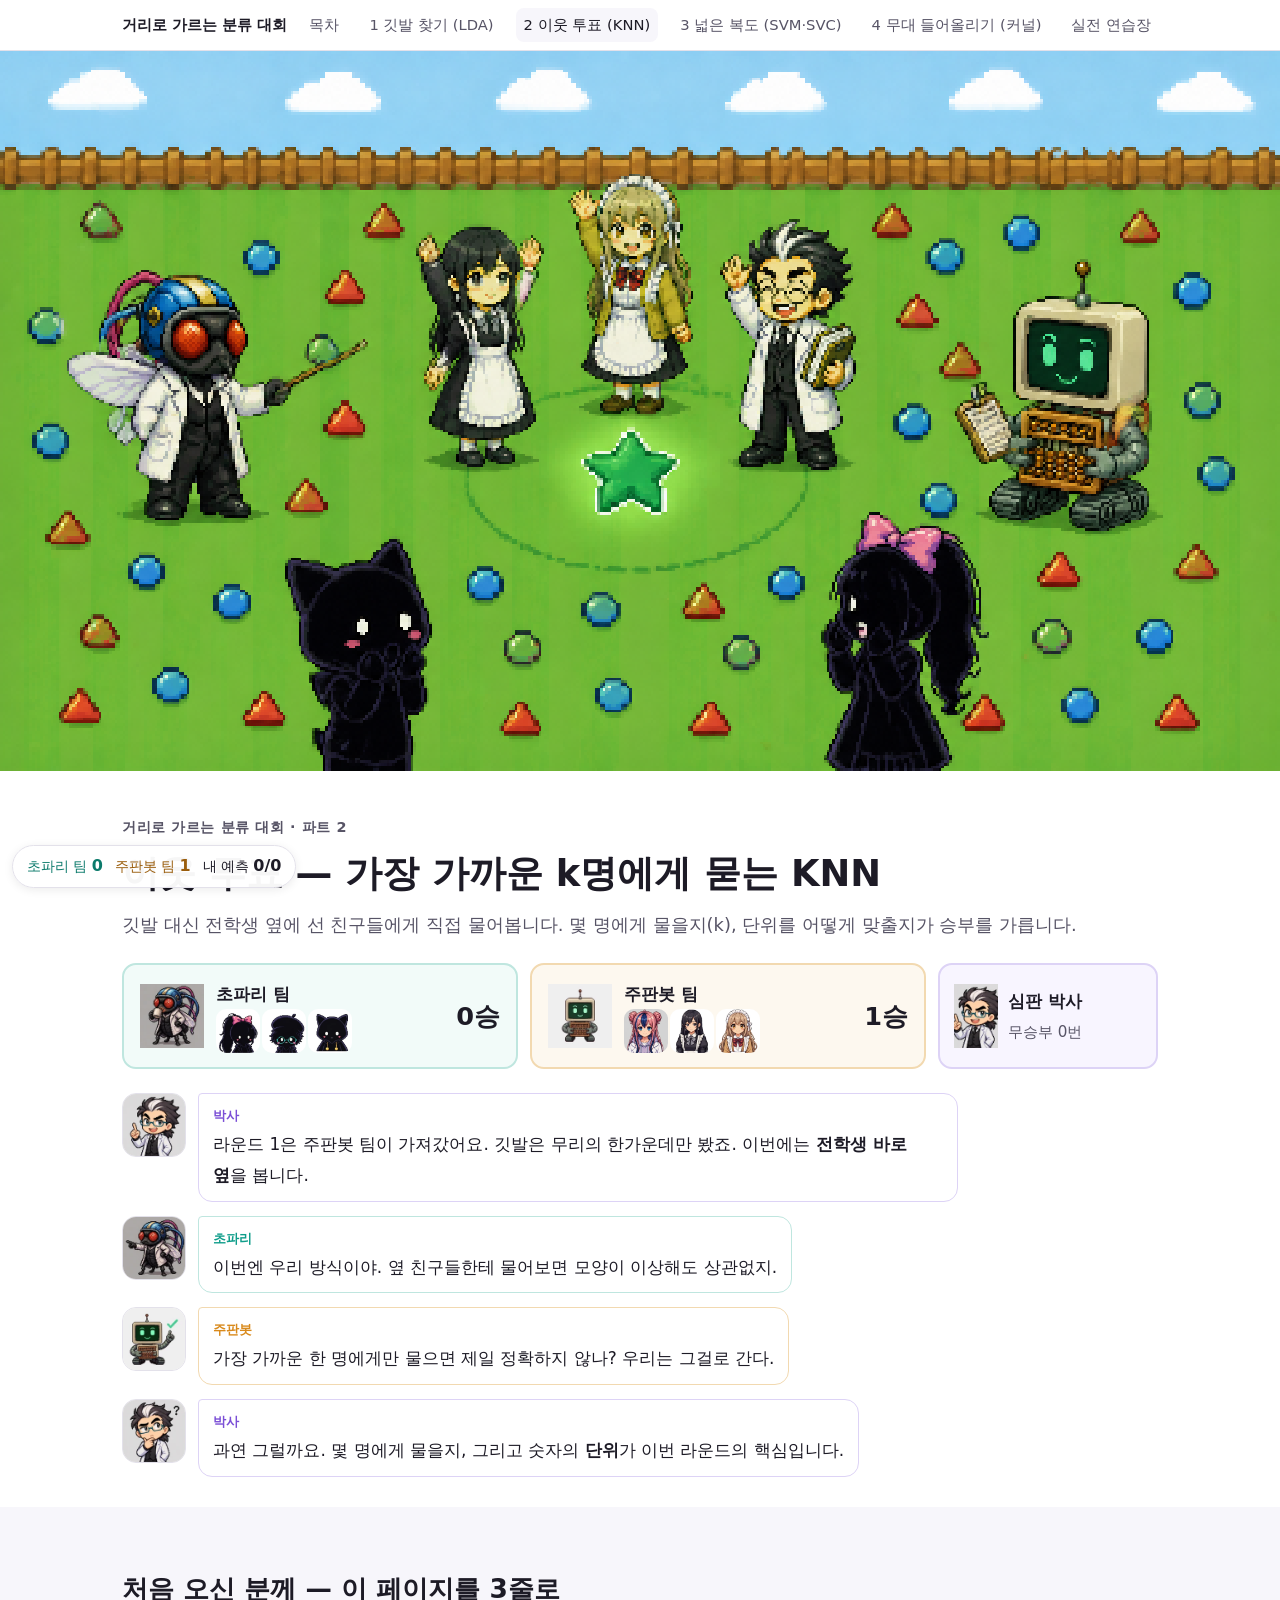
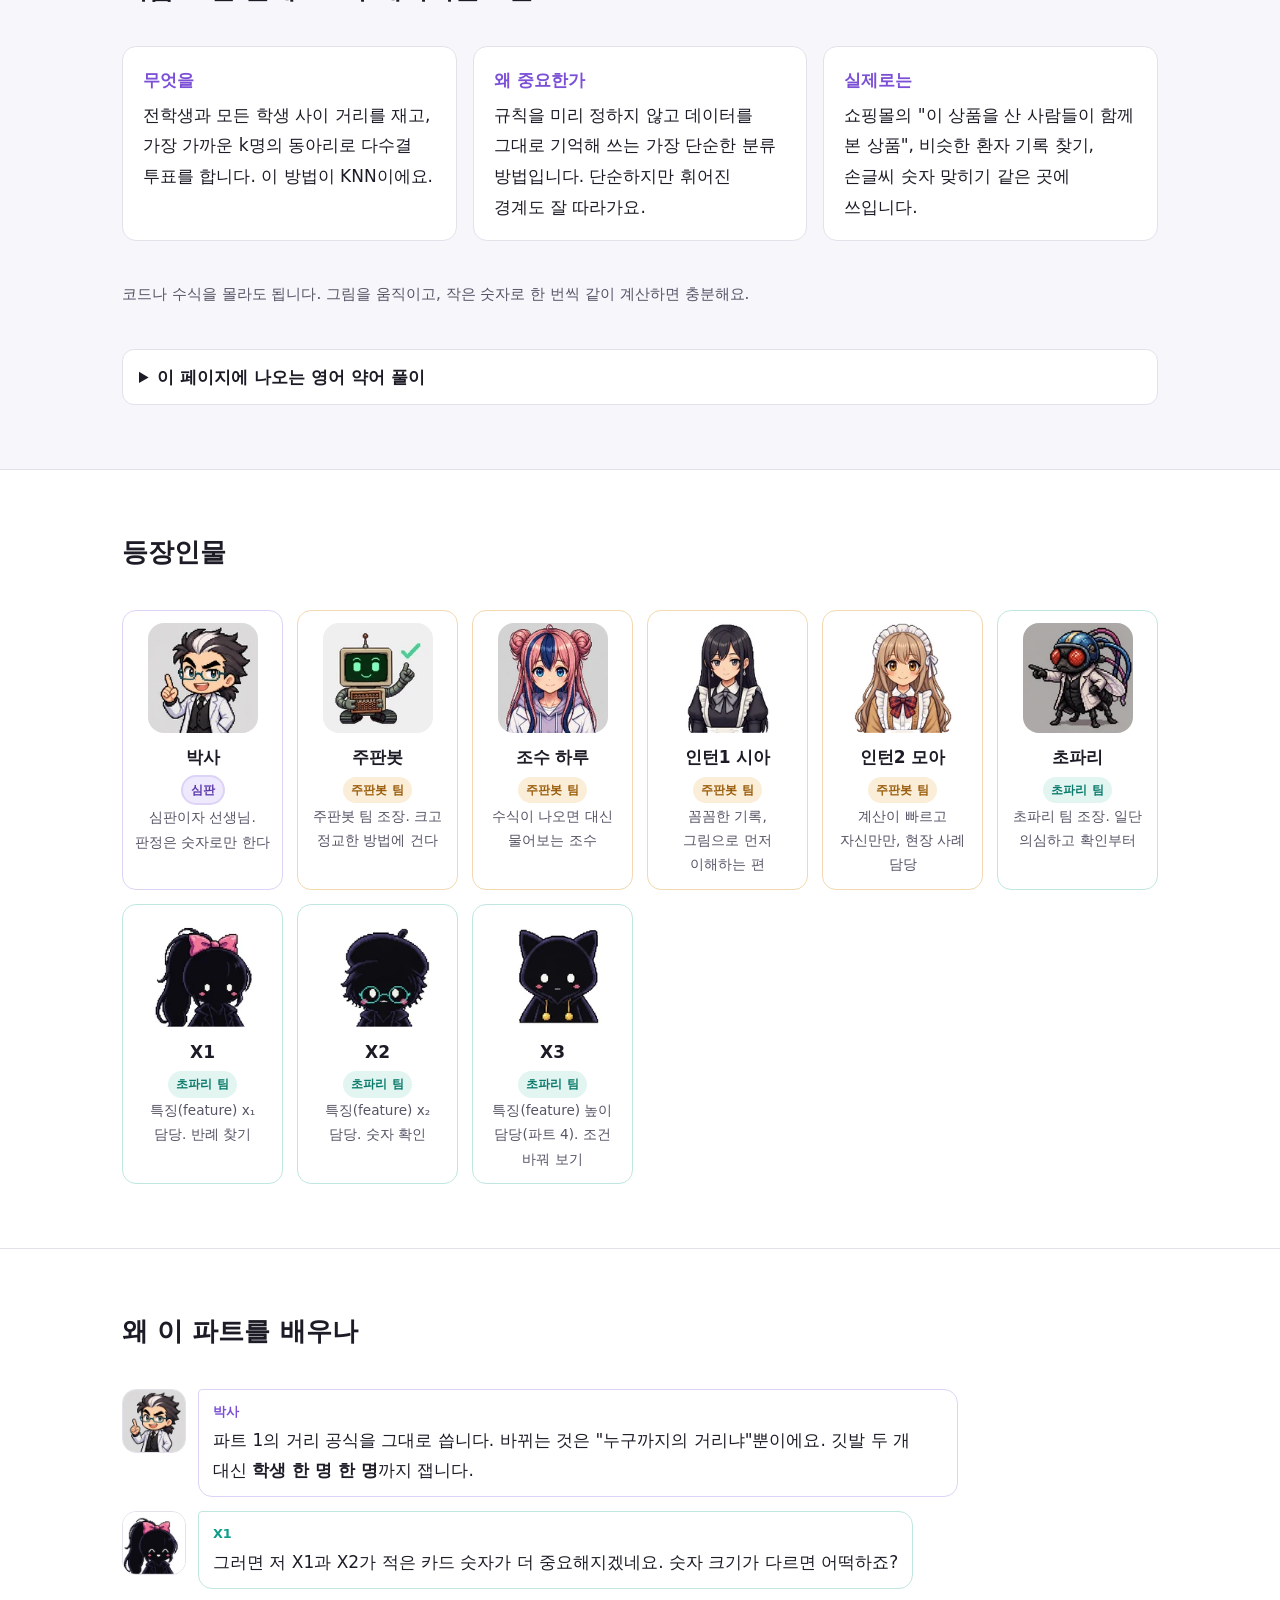
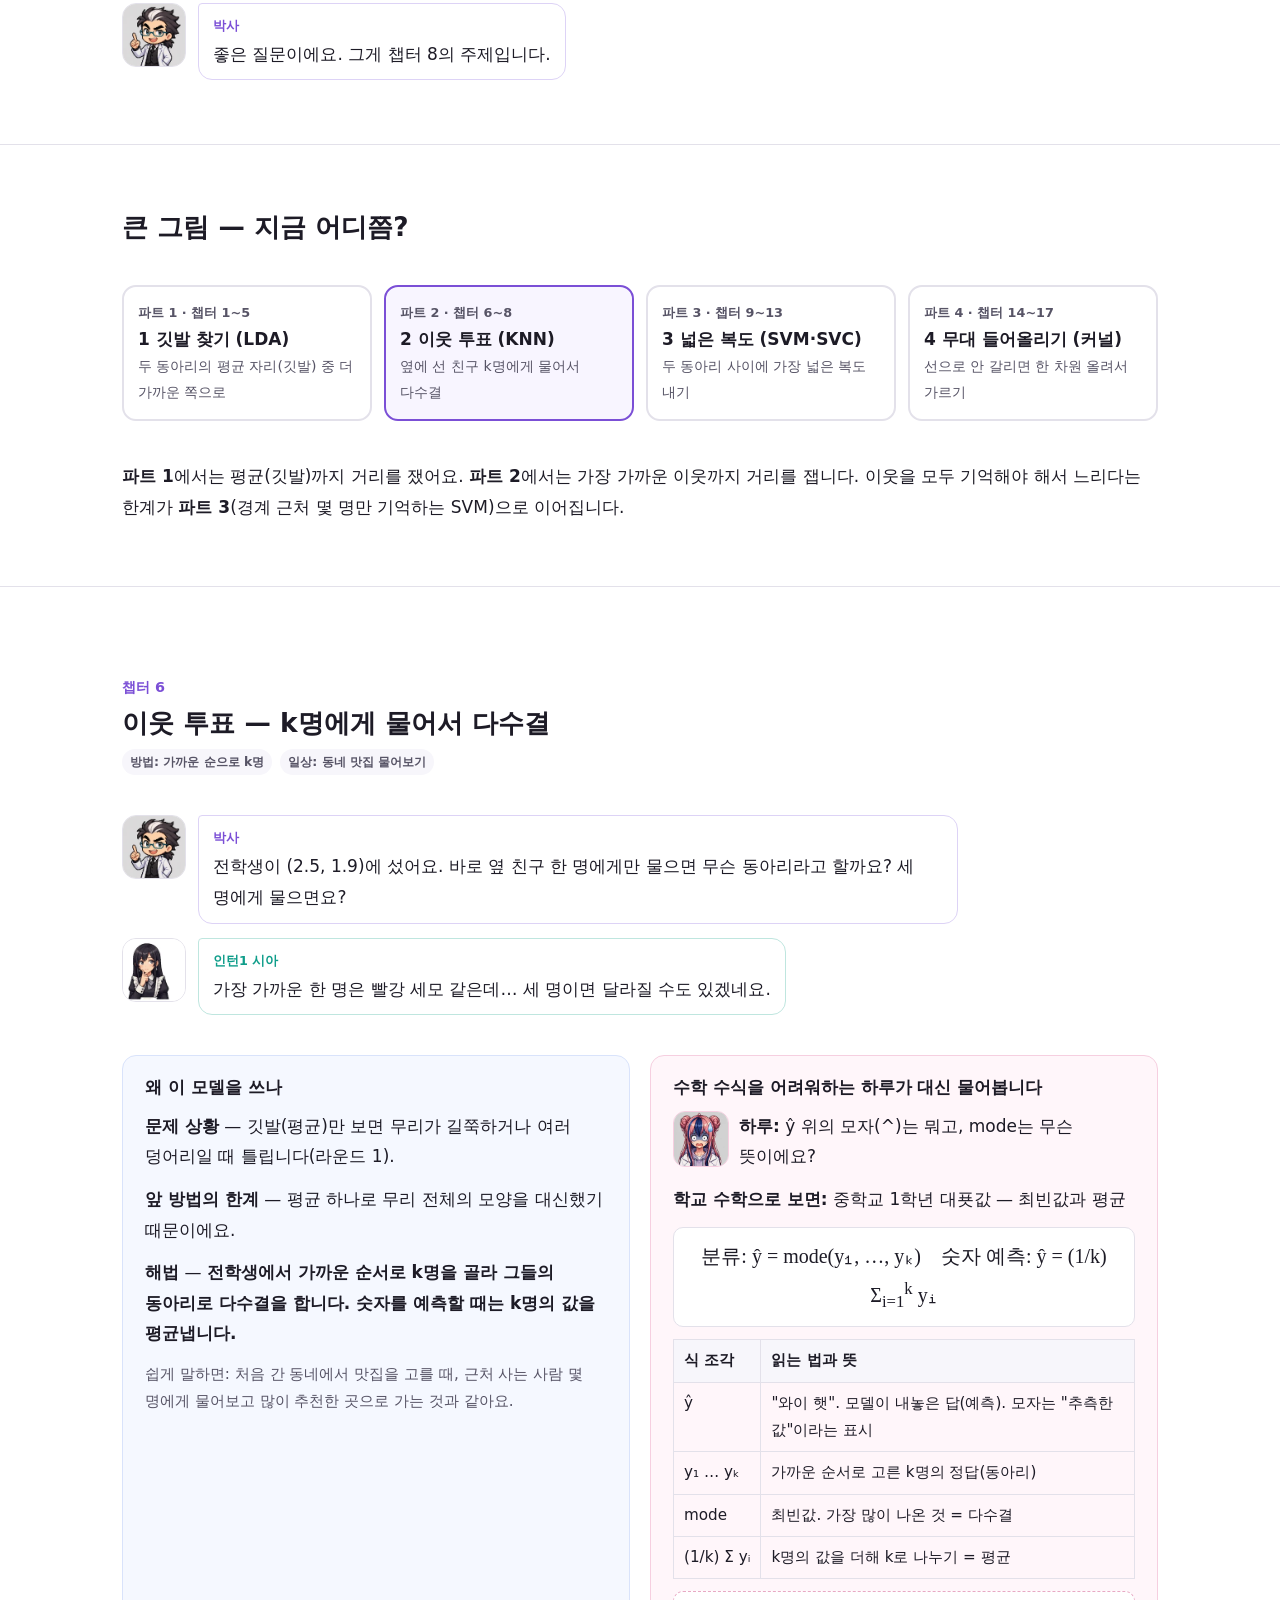
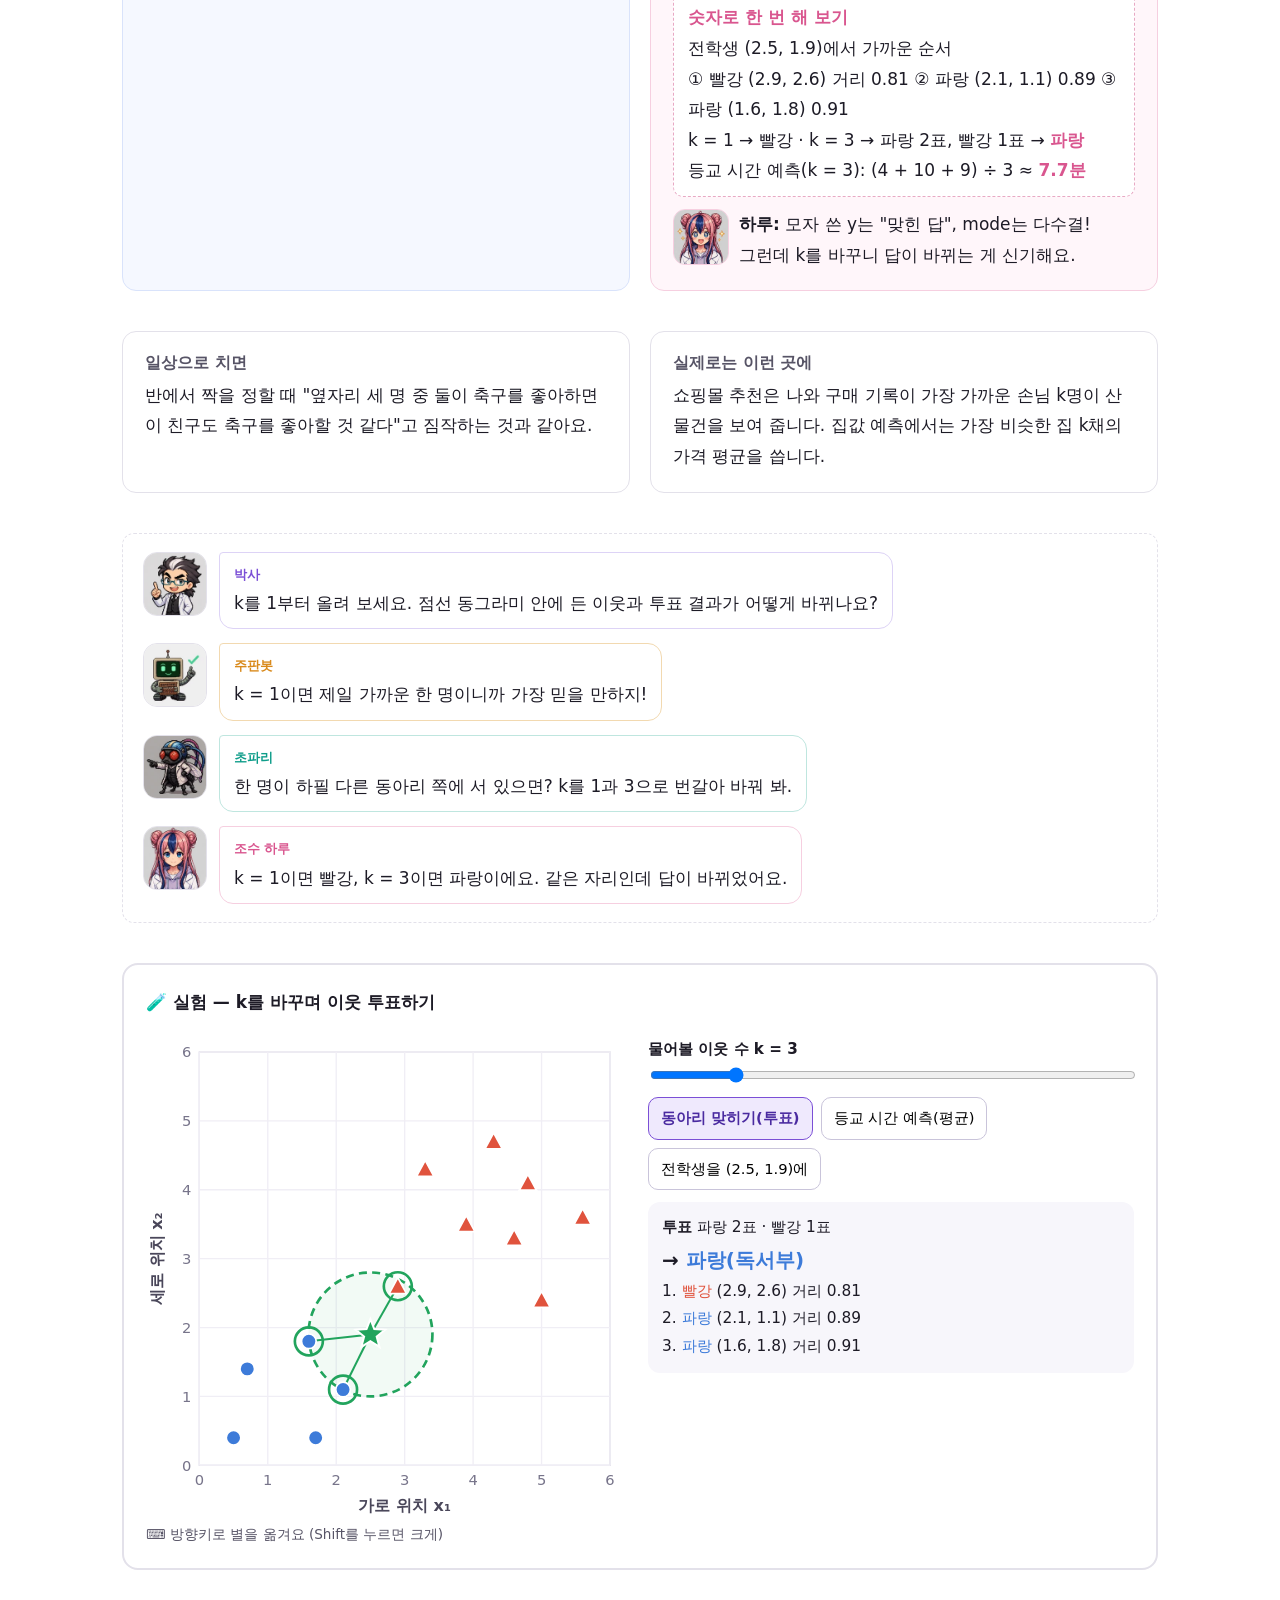
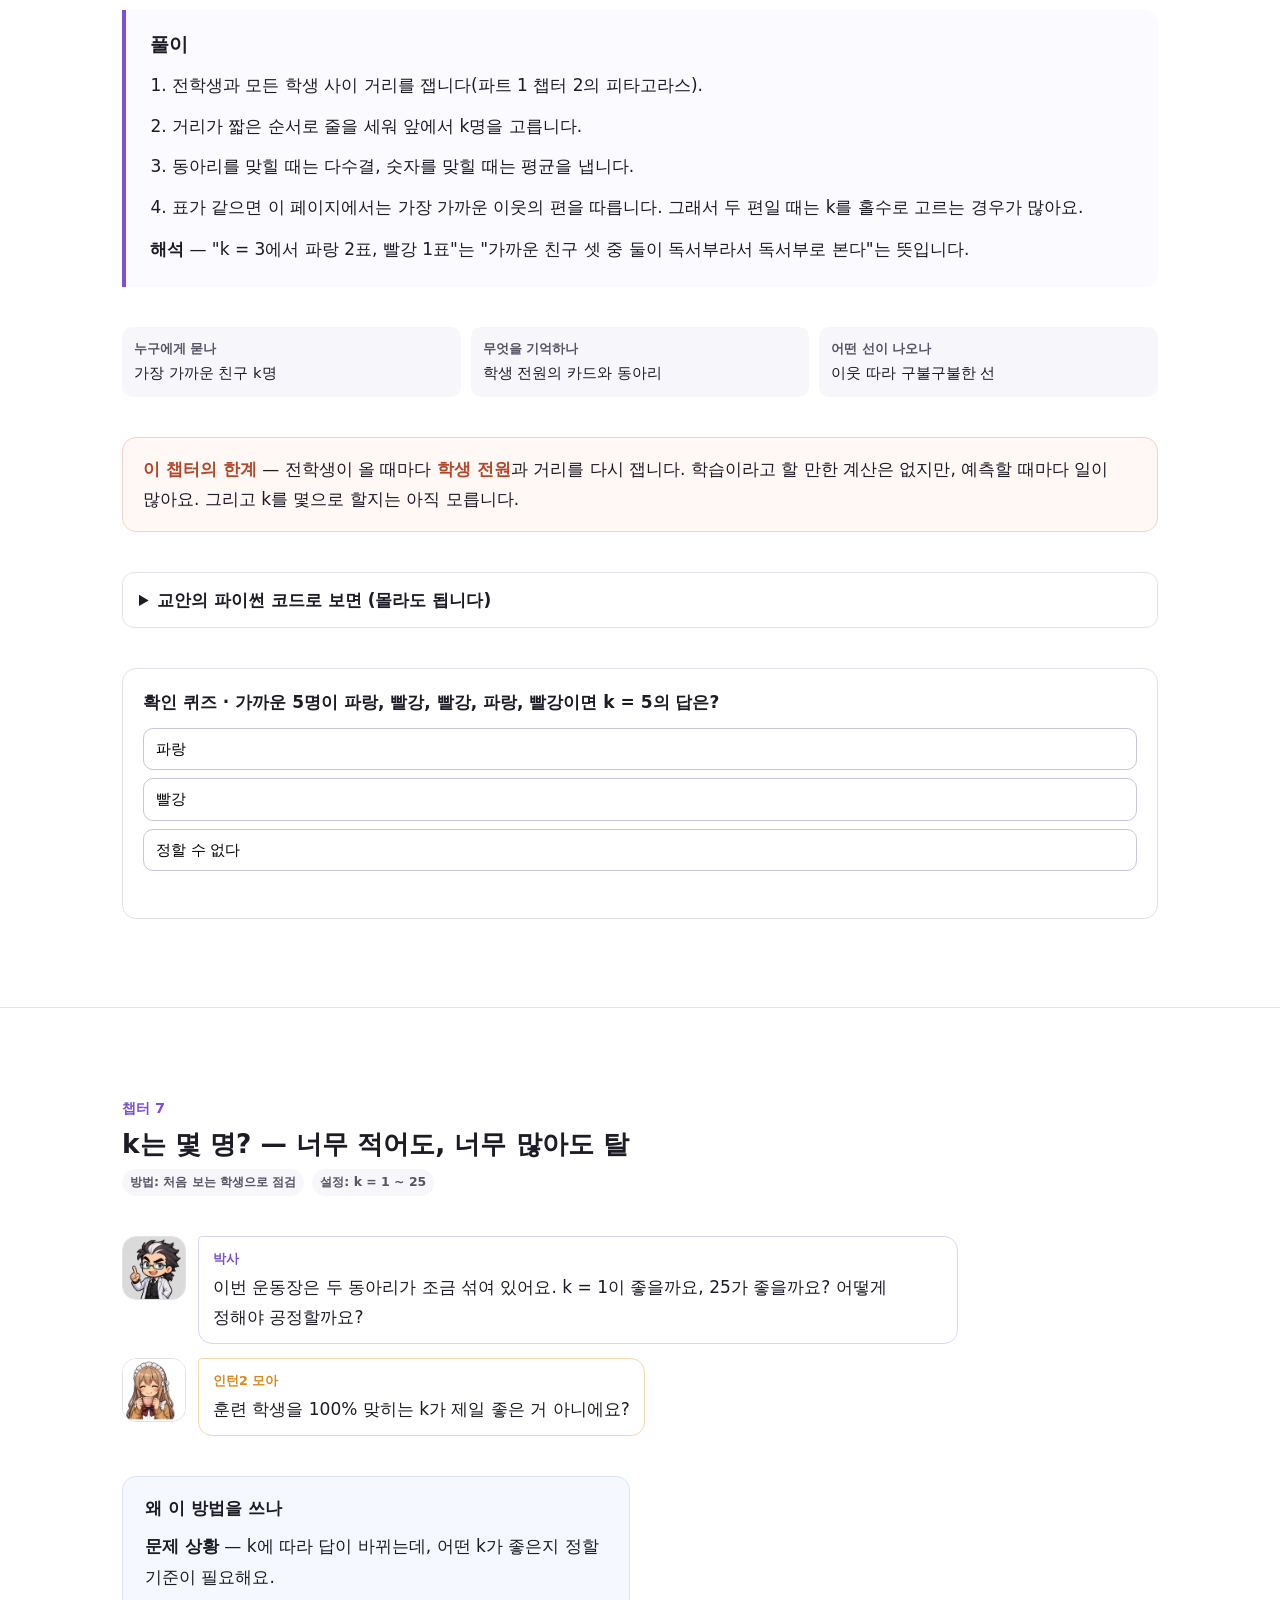
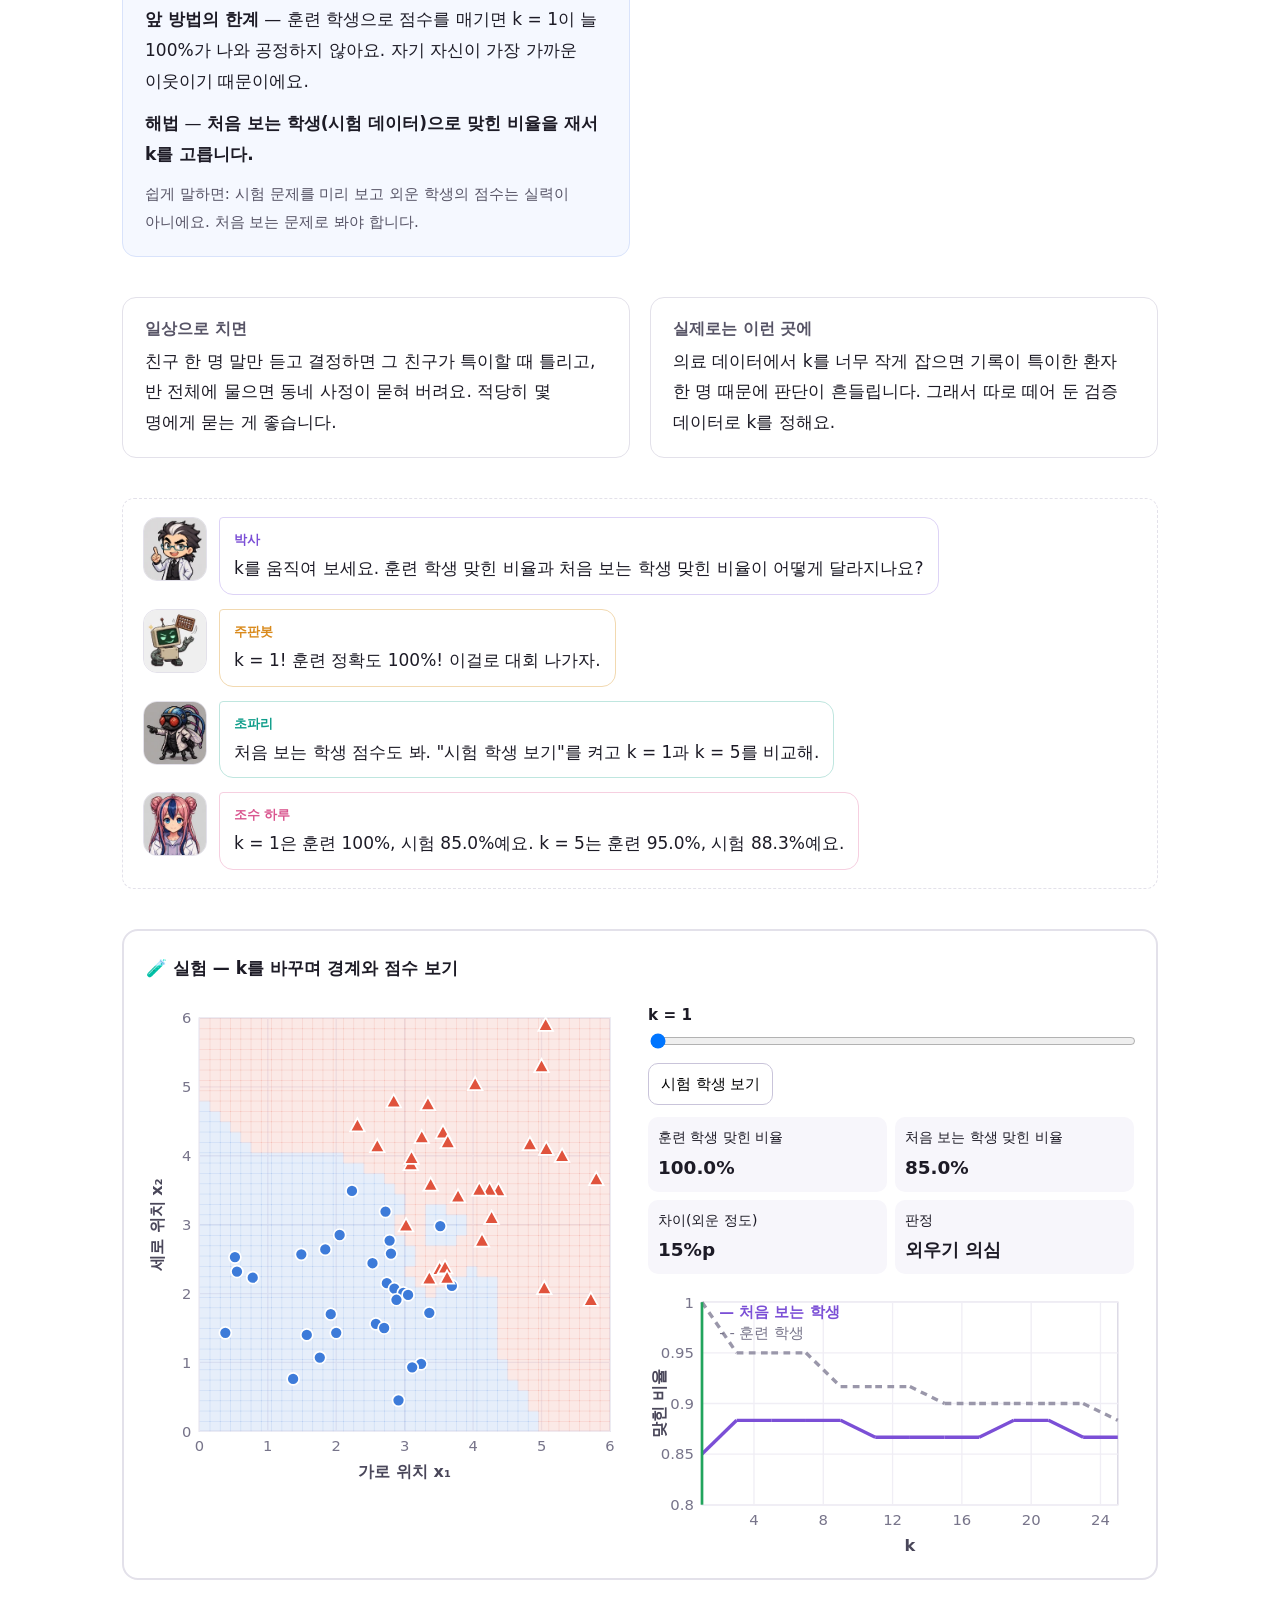
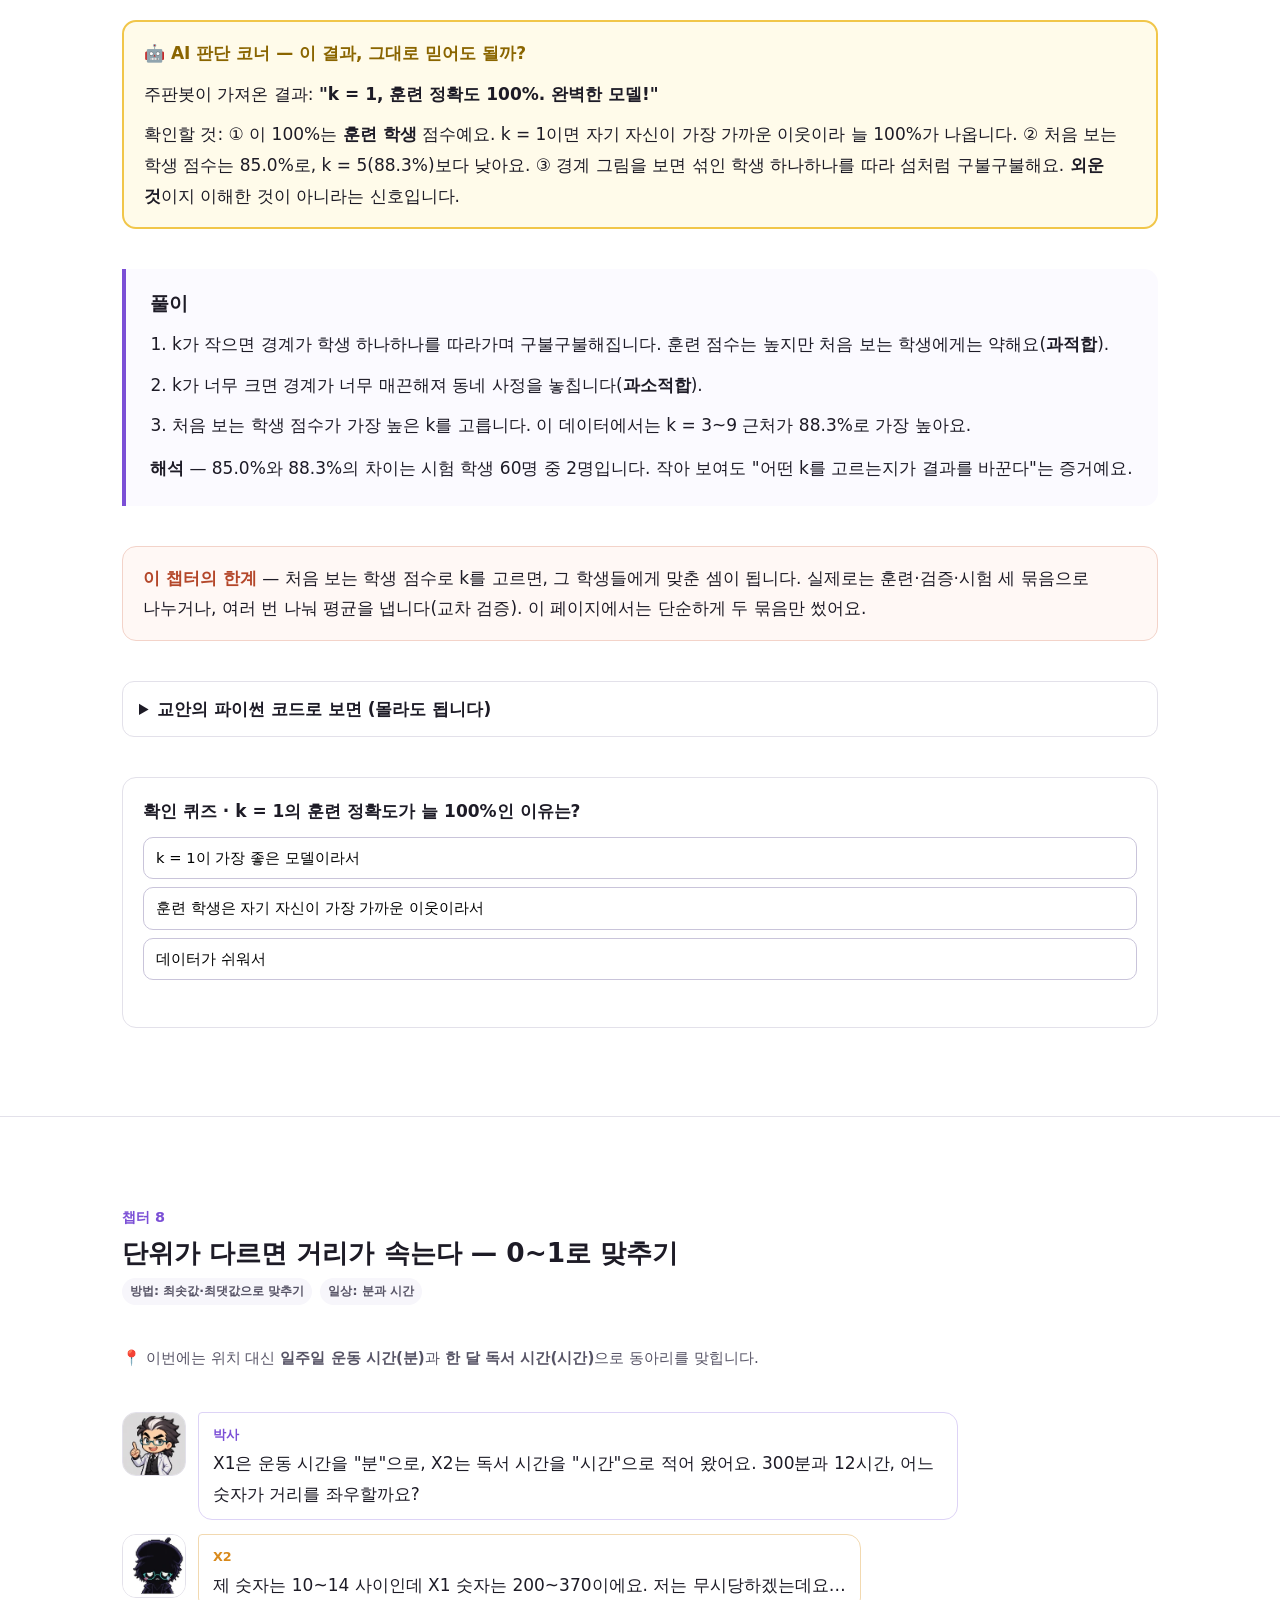
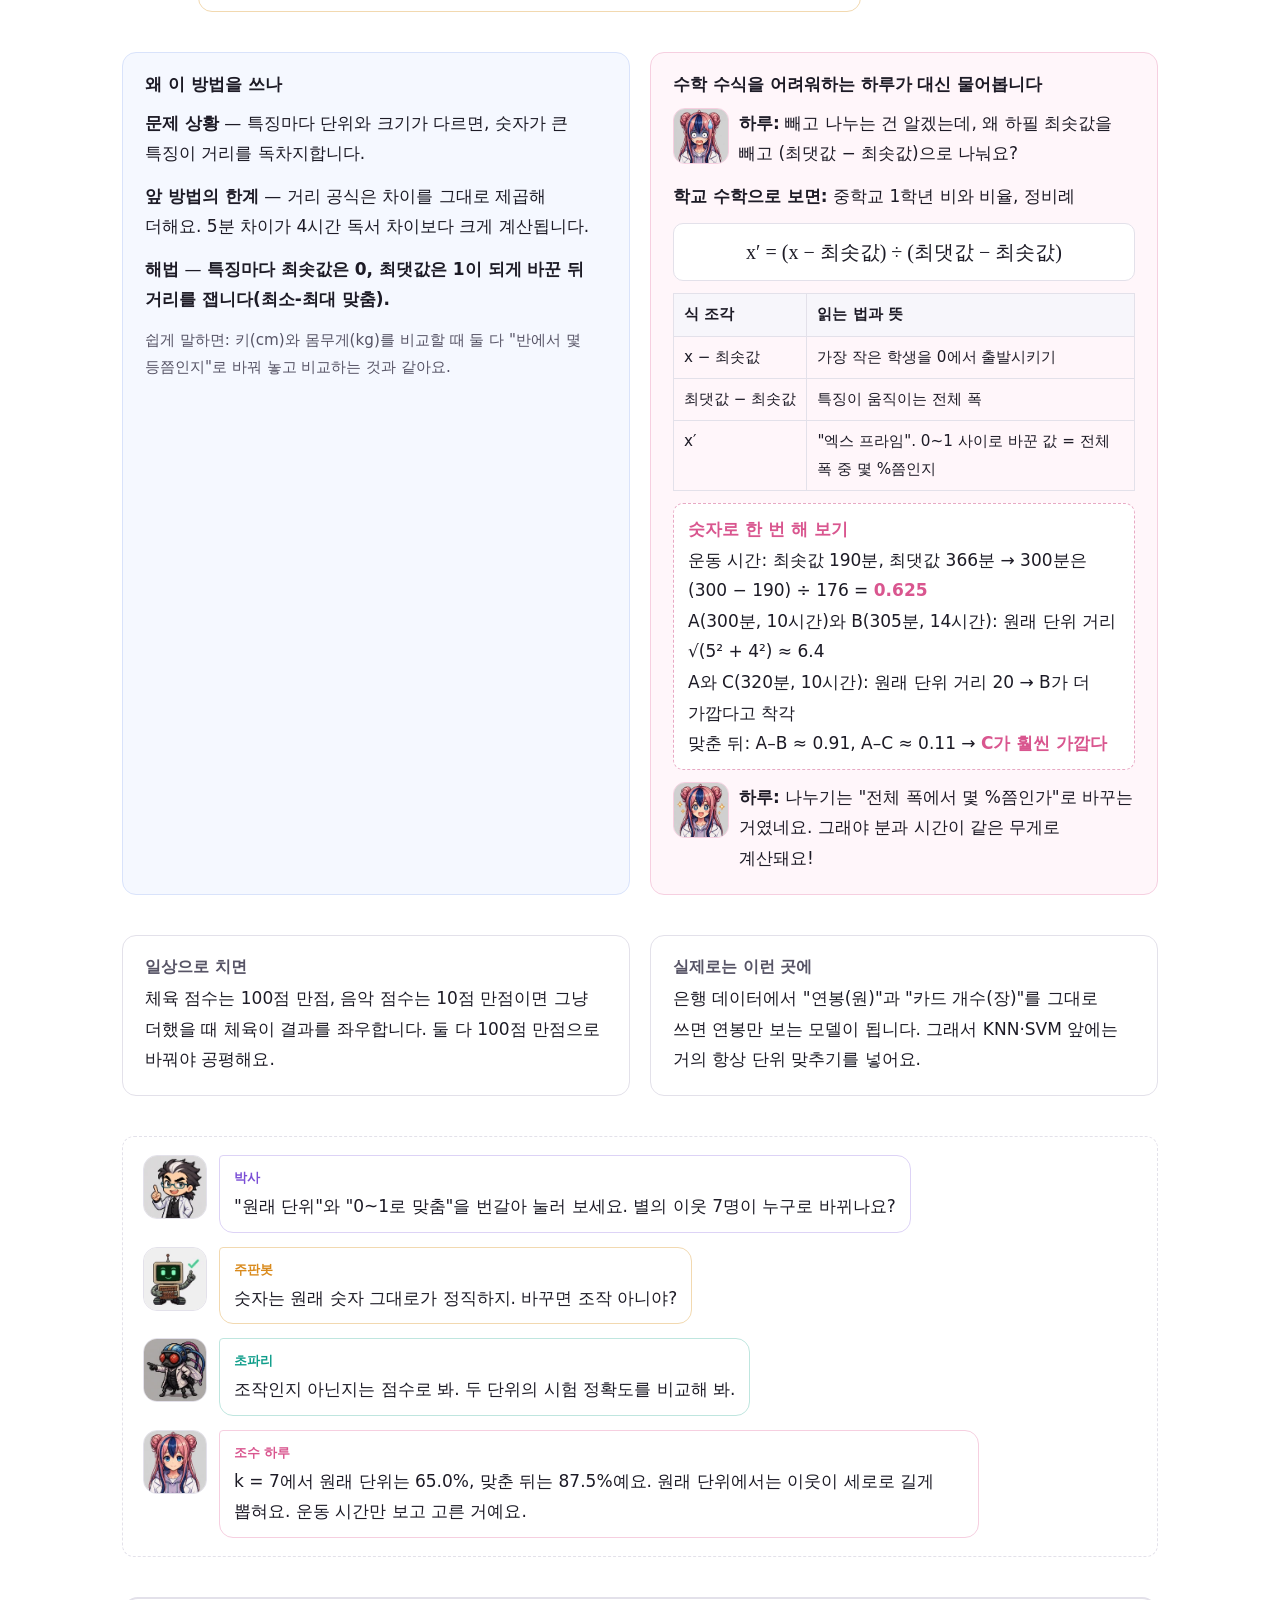
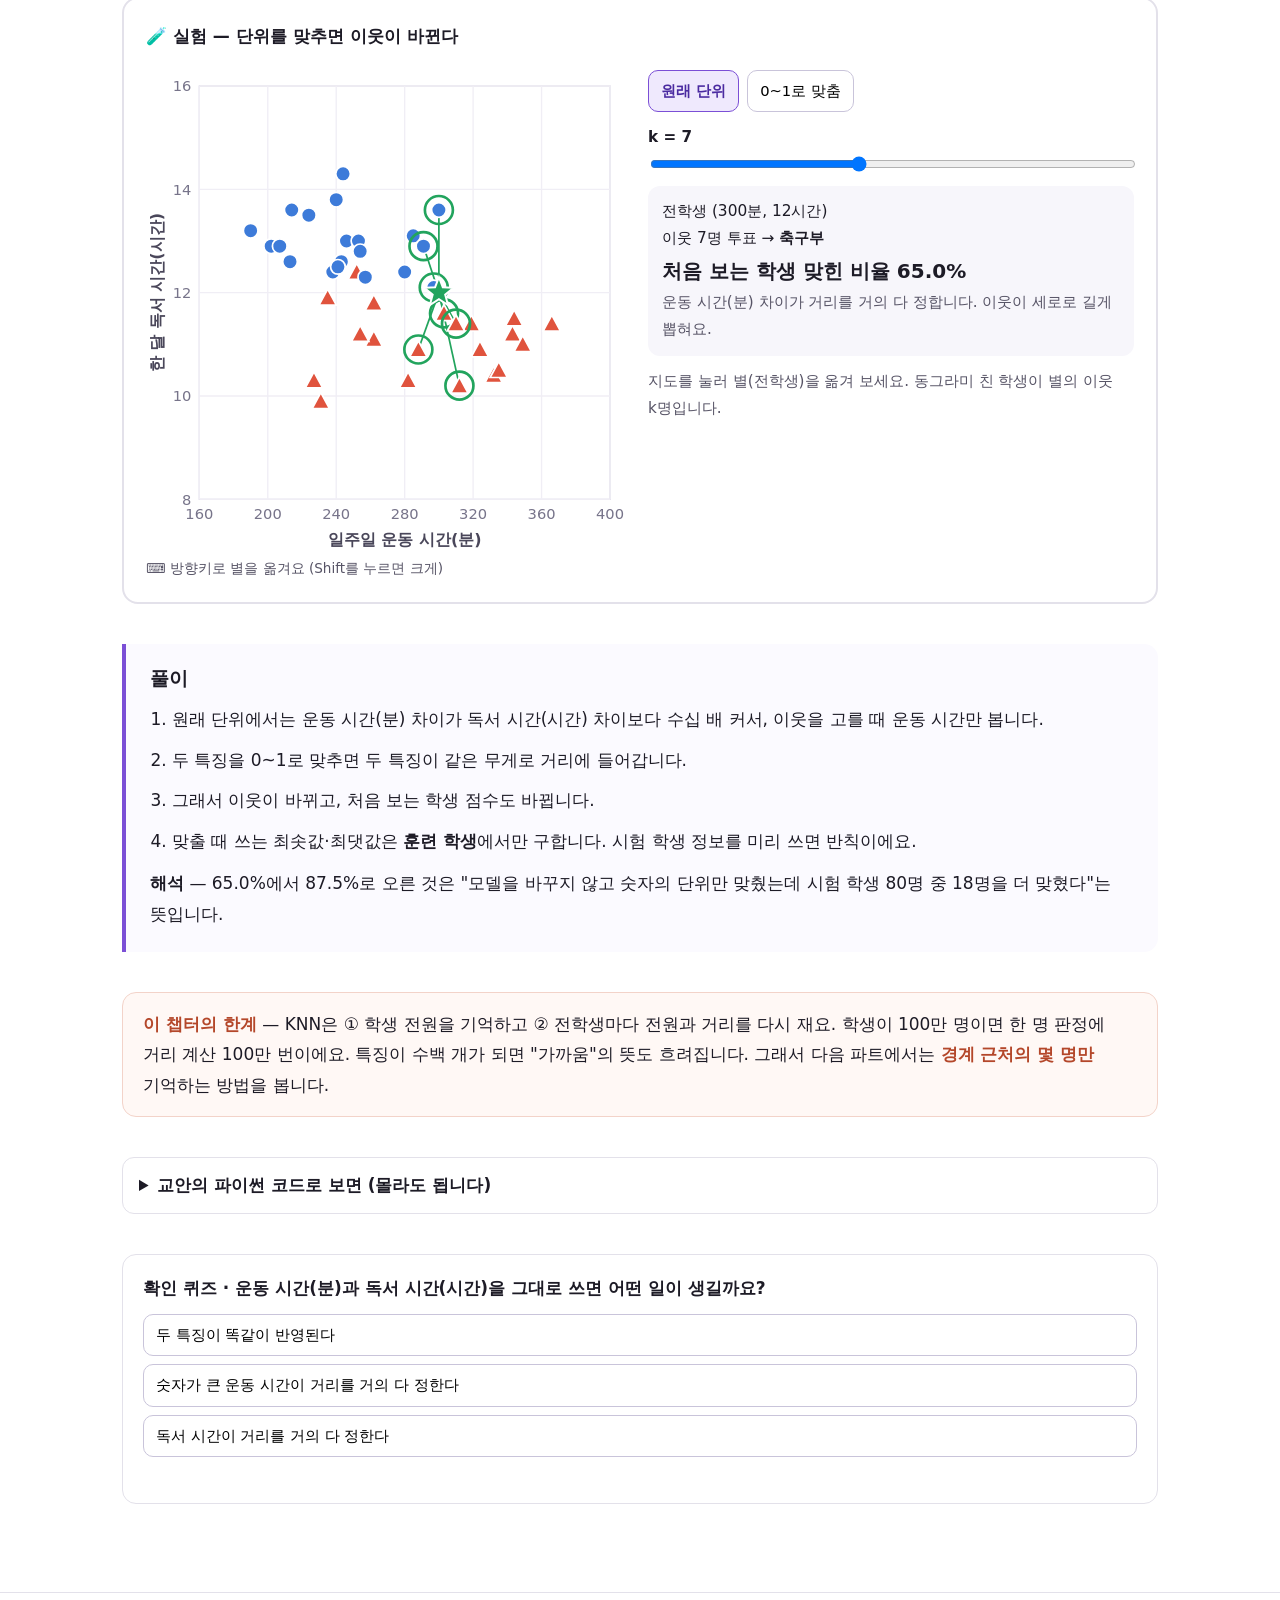
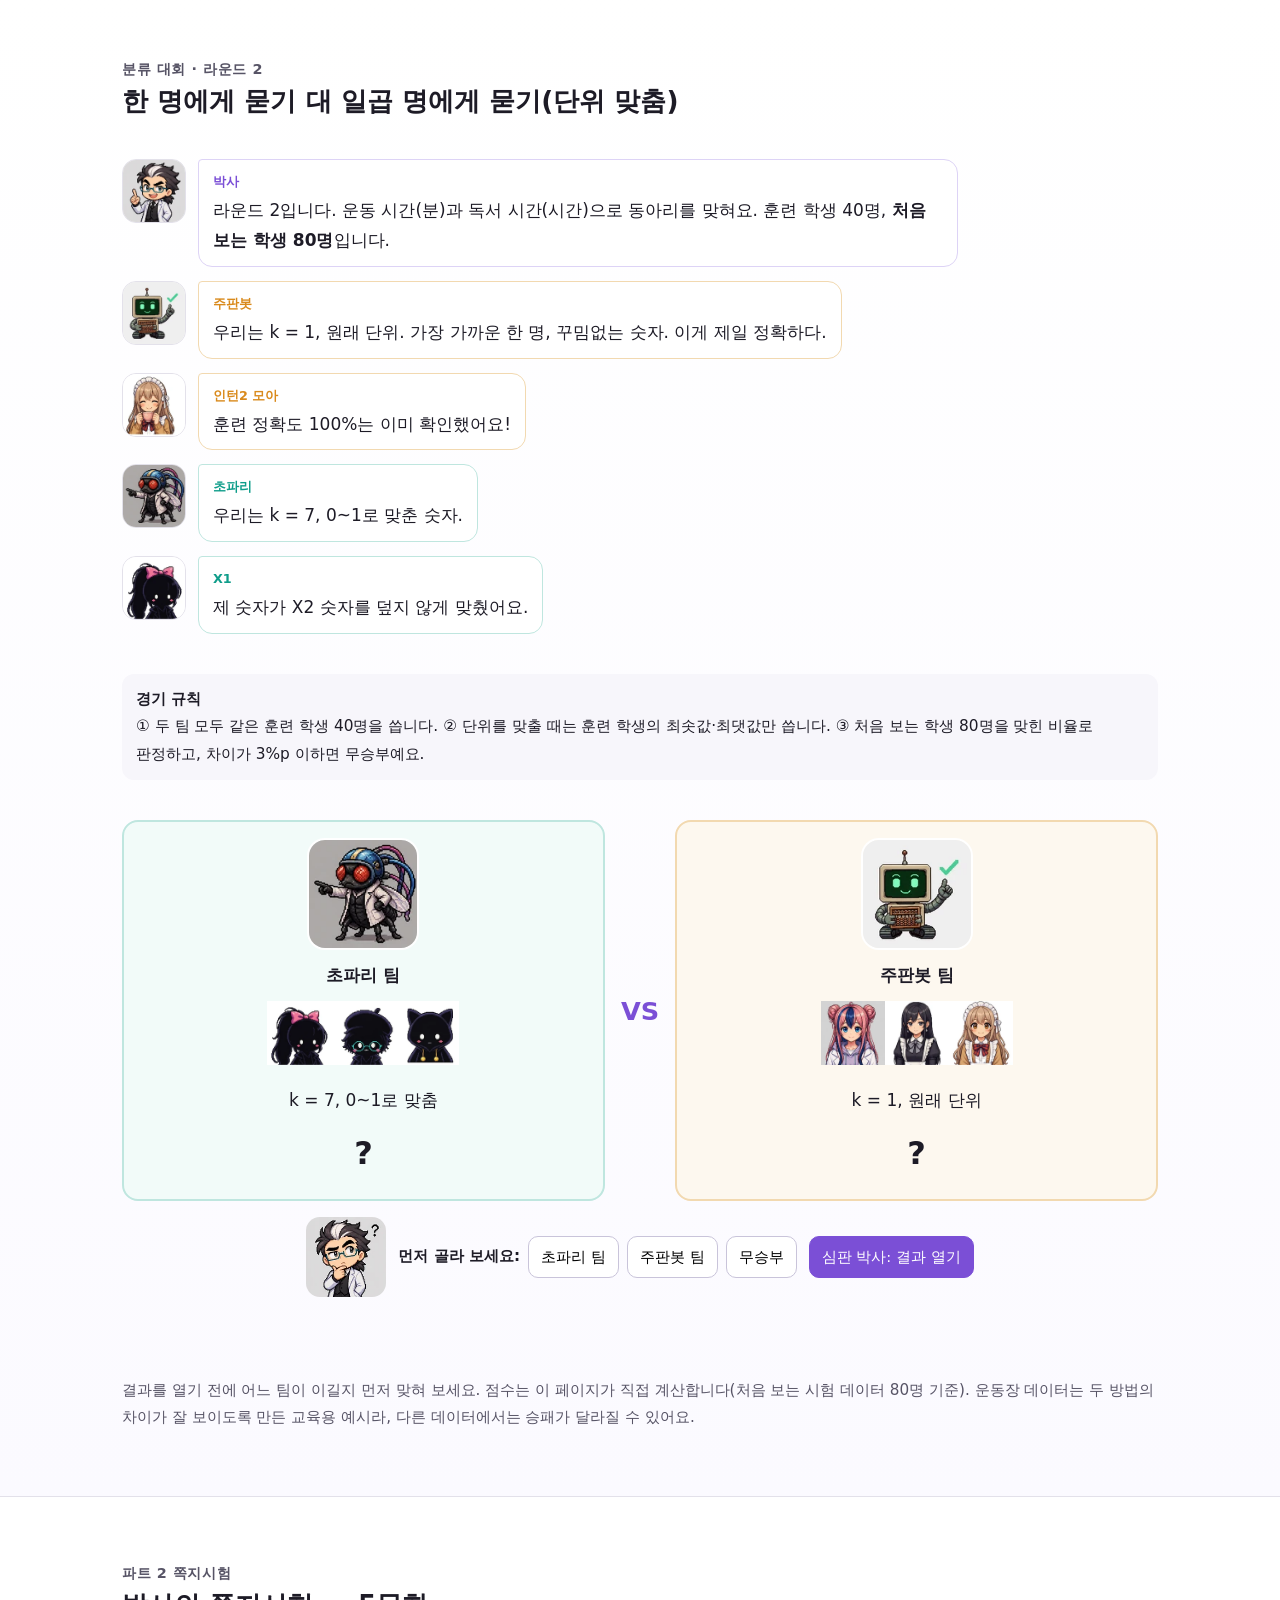
<file: part2_knn.html>
<!DOCTYPE html><html lang="ko"><head><meta charset="utf-8"><meta name="viewport" content="width=device-width,initial-scale=1">
<title>이웃 투표 — 가장 가까운 k명에게 묻는 KNN · 거리로 가르는 분류 대회</title><meta name="description" content="벡터와 거리를 처음 배우는 분을 위한 KNN(k-최근접 이웃) 해설. 이웃 투표, k 고르기, 단위 맞추기를 직접 움직여 봅니다."><meta name="author" content="안상선">
<meta property="og:title" content="이웃 투표 — 가장 가까운 k명에게 묻는 KNN"><meta property="og:description" content="벡터와 거리를 처음 배우는 분을 위한 KNN(k-최근접 이웃) 해설. 이웃 투표, k 고르기, 단위 맞추기를 직접 움직여 봅니다."><meta property="og:type" content="article">
<meta property="og:image" content="https://adminmrobo.github.io/knn_svc_svm_lab/assets/img/og_part2.webp?v=919dc82a"><meta property="og:url" content="https://adminmrobo.github.io/knn_svc_svm_lab/part2_knn.html"><meta name="twitter:card" content="summary_large_image">
<meta name="citation_title" content="이웃 투표 — 가장 가까운 k명에게 묻는 KNN"><meta name="citation_author" content="안상선"><meta name="citation_publication_date" content="2026/11/26">
<link rel="stylesheet" href="assets/engine.css?v=2"><script type="application/ld+json">{"@context": "https://schema.org", "@type": "LearningResource", "name": "이웃 투표 — 가장 가까운 k명에게 묻는 KNN", "description": "벡터와 거리를 처음 배우는 분을 위한 KNN(k-최근접 이웃) 해설. 이웃 투표, k 고르기, 단위 맞추기를 직접 움직여 봅니다.", "inLanguage": "ko", "educationalLevel": "입문", "creator": {"@type": "Person", "name": "안상선", "url": "https://adminmrobo.github.io/who_am_i/who_am_i.html", "affiliation": "(주)M-Robo 대표"}, "isPartOf": "거리로 가르는 분류 대회", "url": "https://adminmrobo.github.io/knn_svc_svm_lab/part2_knn.html"}</script></head><body><nav class="topnav" aria-label="시리즈 목차"><div class="wrap"><b>거리로 가르는 분류 대회</b><a href="index.html" class="">목차</a><a href="part1_lda.html" class="">1 깃발 찾기 (LDA)</a><a href="part2_knn.html" class="on">2 이웃 투표 (KNN)</a><a href="part3_svm.html" class="">3 넓은 복도 (SVM·SVC)</a><a href="part4_kernel.html" class="">4 무대 들어올리기 (커널)</a><a href="practice/index.html" class="">실전 연습장</a></div></nav><figure class="cover"><picture><source type="image/webp" srcset="assets/img/cover_part2.webp?v=e5f91edb"><img src="assets/img/cover_part2.png?v=717cdc91" alt="픽셀아트 운동장에서 초록 별 전학생 주위에 동그라미가 그려져 있고, 시아·모아·박사가 손을 든다. 초파리가 지휘봉으로 가리키고 주판봇이 클립보드를 든다" width="1920" height="1080"></picture></figure><header class="hero" id="top"><div class="wrap"><div class="kicker">거리로 가르는 분류 대회 · 파트 2</div><h1>이웃 투표 — 가장 가까운 k명에게 묻는 KNN</h1><p class="sub">깃발 대신 전학생 옆에 선 친구들에게 직접 물어봅니다. 몇 명에게 물을지(k), 단위를 어떻게 맞출지가 승부를 가릅니다.</p><div class="scoreboard">
<div class="team fly"><img class="px " data-spr="fly:smile" alt="" aria-hidden="true" width="64" height="64"><div><div class="nm">초파리 팀</div><div class="mem"><img class="px " data-spr="x1:smile" alt="" aria-hidden="true" width="64" height="64"><img class="px " data-spr="x2:smile" alt="" aria-hidden="true" width="64" height="64"><img class="px " data-spr="x3:smile" alt="" aria-hidden="true" width="64" height="64"></div></div><div class="pt" title="이긴 라운드">0승</div></div>
<div class="team robo"><img class="px " data-spr="robo:smile" alt="" aria-hidden="true" width="64" height="64"><div><div class="nm">주판봇 팀</div><div class="mem"><img class="px " data-spr="haru:smile" alt="" aria-hidden="true" width="64" height="64"><img class="px " data-spr="sia:smile" alt="" aria-hidden="true" width="64" height="64"><img class="px " data-spr="moa:smile" alt="" aria-hidden="true" width="64" height="64"></div></div><div class="pt" title="이긴 라운드">1승</div></div>
<div class="ref"><img class="px " data-spr="doc:smile" alt="" aria-hidden="true" width="64" height="64"><div><b>심판 박사</b><br><span class="note">무승부 0번</span></div></div></div><div style="margin-top:24px"><div class="dialog"><div class="say doc"><img class="px " data-spr="doc:smile" alt="" aria-hidden="true" width="64" height="64"><div><span class="who">박사</span>라운드 1은 주판봇 팀이 가져갔어요. 깃발은 무리의 한가운데만 봤죠. 이번에는 <b>전학생 바로 옆</b>을 봅니다.</div></div><div class="say fly"><img class="px " data-spr="fly:point" alt="" aria-hidden="true" width="64" height="64"><div><span class="who">초파리</span>이번엔 우리 방식이야. 옆 친구들한테 물어보면 모양이 이상해도 상관없지.</div></div><div class="say robo"><img class="px " data-spr="robo:firm" alt="" aria-hidden="true" width="64" height="64"><div><span class="who">주판봇</span>가장 가까운 한 명에게만 물으면 제일 정확하지 않나? 우리는 그걸로 간다.</div></div><div class="say doc"><img class="px " data-spr="doc:think" alt="" aria-hidden="true" width="64" height="64"><div><span class="who">박사</span>과연 그럴까요. 몇 명에게 물을지, 그리고 숫자의 <b>단위</b>가 이번 라운드의 핵심입니다.</div></div></div></div></div></header><section class="sec" id="plain"><div class="wrap stack"><h2>처음 오신 분께 — 이 페이지를 3줄로</h2>
<div class="three"><div><b>무엇을</b>전학생과 모든 학생 사이 거리를 재고, 가장 가까운 k명의 동아리로 다수결 투표를 합니다. 이 방법이 KNN이에요.</div><div><b>왜 중요한가</b>규칙을 미리 정하지 않고 데이터를 그대로 기억해 쓰는 가장 단순한 분류 방법입니다. 단순하지만 휘어진 경계도 잘 따라가요.</div><div><b>실제로는</b>쇼핑몰의 "이 상품을 산 사람들이 함께 본 상품", 비슷한 환자 기록 찾기, 손글씨 숫자 맞히기 같은 곳에 쓰입니다.</div></div>
<p class="note">코드나 수식을 몰라도 됩니다. 그림을 움직이고, 작은 숫자로 한 번씩 같이 계산하면 충분해요.</p>
<details class="abbr"><summary>이 페이지에 나오는 영어 약어 풀이</summary><dl class="abbr"><dt>KNN</dt><dd><b>k-최근접 이웃</b> — k-Nearest Neighbors. 가장 가까운 k명의 정답으로 투표한다</dd><dt>LDA</dt><dd><b>선형 판별 분석</b> — Linear Discriminant Analysis. 두 무리를 가장 잘 가르는 방향을 찾아 직선으로 가른다</dd></dl></details></div></section><section class="sec" id="cast"><div class="wrap stack"><h2>등장인물</h2><div class="cast"><div class="c ref"><img class="px " data-spr="doc:smile" alt="" aria-hidden="true" width="64" height="64"><div><b>박사</b></div><span class="tag ref">심판</span><div class="r">심판이자 선생님. 판정은 숫자로만 한다</div></div><div class="c robo"><img class="px " data-spr="robo:firm" alt="" aria-hidden="true" width="64" height="64"><div><b>주판봇</b></div><span class="tag robo">주판봇 팀</span><div class="r">주판봇 팀 조장. 크고 정교한 방법에 건다</div></div><div class="c robo"><img class="px " data-spr="haru:smile" alt="" aria-hidden="true" width="64" height="64"><div><b>조수 하루</b></div><span class="tag robo">주판봇 팀</span><div class="r">수식이 나오면 대신 물어보는 조수</div></div><div class="c robo"><img class="px " data-spr="sia:smile" alt="" aria-hidden="true" width="64" height="64"><div><b>인턴1 시아</b></div><span class="tag robo">주판봇 팀</span><div class="r">꼼꼼한 기록, 그림으로 먼저 이해하는 편</div></div><div class="c robo"><img class="px " data-spr="moa:smile" alt="" aria-hidden="true" width="64" height="64"><div><b>인턴2 모아</b></div><span class="tag robo">주판봇 팀</span><div class="r">계산이 빠르고 자신만만, 현장 사례 담당</div></div><div class="c fly"><img class="px " data-spr="fly:point" alt="" aria-hidden="true" width="64" height="64"><div><b>초파리</b></div><span class="tag fly">초파리 팀</span><div class="r">초파리 팀 조장. 일단 의심하고 확인부터</div></div><div class="c fly"><img class="px " data-spr="x1:smile" alt="" aria-hidden="true" width="64" height="64"><div><b>X1</b></div><span class="tag fly">초파리 팀</span><div class="r">특징(feature) x₁ 담당. 반례 찾기</div></div><div class="c fly"><img class="px " data-spr="x2:smile" alt="" aria-hidden="true" width="64" height="64"><div><b>X2</b></div><span class="tag fly">초파리 팀</span><div class="r">특징(feature) x₂ 담당. 숫자 확인</div></div><div class="c fly"><img class="px " data-spr="x3:smile" alt="" aria-hidden="true" width="64" height="64"><div><b>X3</b></div><span class="tag fly">초파리 팀</span><div class="r">특징(feature) 높이 담당(파트 4). 조건 바꿔 보기</div></div></div></div></section><section class="sec" id="why"><div class="wrap stack"><h2>왜 이 파트를 배우나</h2><div class="dialog">
<div class="say doc"><img class="px" data-spr="doc:smile" alt="" aria-hidden="true"><div><span class="who">박사</span>파트 1의 거리 공식을 그대로 씁니다. 바뀌는 것은 "누구까지의 거리냐"뿐이에요. 깃발 두 개 대신 <b>학생 한 명 한 명</b>까지 잽니다.</div></div>
<div class="say x1"><img class="px" data-spr="x1:happy" alt="" aria-hidden="true"><div><span class="who">X1</span>그러면 저 X1과 X2가 적은 카드 숫자가 더 중요해지겠네요. 숫자 크기가 다르면 어떡하죠?</div></div>
<div class="say doc"><img class="px" data-spr="doc:smile" alt="" aria-hidden="true"><div><span class="who">박사</span>좋은 질문이에요. 그게 챕터 8의 주제입니다.</div></div></div></div></section><section class="sec" id="map"><div class="wrap stack"><h2>큰 그림 — 지금 어디쯤?</h2><div class="map"><a href="part1_lda.html" class=""><div class="n">파트 1 · 챕터 1~5</div><div class="t">1 깃발 찾기 (LDA)</div><div class="d">두 동아리의 평균 자리(깃발) 중 더 가까운 쪽으로</div></a><a href="part2_knn.html" class="here"><div class="n">파트 2 · 챕터 6~8</div><div class="t">2 이웃 투표 (KNN)</div><div class="d">옆에 선 친구 k명에게 물어서 다수결</div></a><a href="part3_svm.html" class=""><div class="n">파트 3 · 챕터 9~13</div><div class="t">3 넓은 복도 (SVM·SVC)</div><div class="d">두 동아리 사이에 가장 넓은 복도 내기</div></a><a href="part4_kernel.html" class=""><div class="n">파트 4 · 챕터 14~17</div><div class="t">4 무대 들어올리기 (커널)</div><div class="d">선으로 안 갈리면 한 차원 올려서 가르기</div></a></div><p><b>파트 1</b>에서는 평균(깃발)까지 거리를 쟀어요. <b>파트 2</b>에서는 가장 가까운 이웃까지 거리를 잽니다. 이웃을 모두 기억해야 해서 느리다는 한계가 <b>파트 3</b>(경계 근처 몇 명만 기억하는 SVM)으로 이어집니다.</p></div></section><section class="level" id="ch6"><div class="wrap stack"><div class="lvhead"><div class="num">챕터 6</div><h2>이웃 투표 — k명에게 물어서 다수결</h2><div class="tags"><span class="tag">방법: 가까운 순으로 k명</span><span class="tag">일상: 동네 맛집 물어보기</span></div></div><div class="dialog"><div class="say doc"><img class="px " data-spr="doc:smile" alt="" aria-hidden="true" width="64" height="64"><div><span class="who">박사</span>전학생이 (2.5, 1.9)에 섰어요. 바로 옆 친구 한 명에게만 물으면 무슨 동아리라고 할까요? 세 명에게 물으면요?</div></div><div class="say sia"><img class="px " data-spr="sia:think" alt="" aria-hidden="true" width="64" height="64"><div><span class="who">인턴1 시아</span>가장 가까운 한 명은 빨강 세모 같은데… 세 명이면 달라질 수도 있겠네요.</div></div></div><div class="easy"><div class="ez-why"><h3>왜 이 모델을 쓰나</h3>
<p><b>문제 상황</b> — 깃발(평균)만 보면 무리가 길쭉하거나 여러 덩어리일 때 틀립니다(라운드 1).</p><p><b>앞 방법의 한계</b> — 평균 하나로 무리 전체의 모양을 대신했기 때문이에요.</p><p><b>해법</b> — <b><b>전학생에서 가까운 순서로 k명</b>을 골라 그들의 동아리로 <b>다수결</b>을 합니다. 숫자를 예측할 때는 k명의 값을 <b>평균</b>냅니다.</b></p><p class="note">쉽게 말하면: 처음 간 동네에서 맛집을 고를 때, 근처 사는 사람 몇 명에게 물어보고 많이 추천한 곳으로 가는 것과 같아요.</p></div><div class="ez-math"><h3>수학 수식을 어려워하는 하루가 대신 물어봅니다</h3>
<div class="ask"><img class="px " data-spr="haru:shock" alt="" aria-hidden="true" width="64" height="64"><p><b>하루:</b> ŷ 위의 모자(^)는 뭐고, mode는 무슨 뜻이에요?</p></div>
<p><b>학교 수학으로 보면:</b> 중학교 1학년 대푯값 — 최빈값과 평균</p>
<div class="eqn">분류: ŷ = mode(y₁, …, yₖ) &nbsp;&nbsp; 숫자 예측: ŷ = (1/k) Σ<sub>i=1</sub><sup>k</sup> yᵢ</div>
<div class="tbl"><table><tr><th>식 조각</th><th>읽는 법과 뜻</th></tr><tr><td class="eqc">ŷ</td><td>"와이 햇". 모델이 내놓은 답(예측). 모자는 "추측한 값"이라는 표시</td></tr><tr><td class="eqc">y₁ … yₖ</td><td>가까운 순서로 고른 k명의 정답(동아리)</td></tr><tr><td class="eqc">mode</td><td>최빈값. 가장 많이 나온 것 = 다수결</td></tr><tr><td class="eqc">(1/k) Σ yᵢ</td><td>k명의 값을 더해 k로 나누기 = 평균</td></tr></table></div>
<div class="try"><b>숫자로 한 번 해 보기</b><br>전학생 (2.5, 1.9)에서 가까운 순서<br>① 빨강 (2.9, 2.6) 거리 0.81 ② 파랑 (2.1, 1.1) 0.89 ③ 파랑 (1.6, 1.8) 0.91<br>k = 1 → 빨강 · k = 3 → 파랑 2표, 빨강 1표 → <b>파랑</b><br>등교 시간 예측(k = 3): (4 + 10 + 9) ÷ 3 ≈ <b>7.7분</b></div>
<div class="ask"><img class="px " data-spr="haru:spark" alt="" aria-hidden="true" width="64" height="64"><p><b>하루:</b> 모자 쓴 y는 "맞힌 답", mode는 다수결! 그런데 k를 바꾸니 답이 바뀌는 게 신기해요.</p></div></div></div><div class="pair"><div><h3>일상으로 치면</h3>반에서 짝을 정할 때 "옆자리 세 명 중 둘이 축구를 좋아하면 이 친구도 축구를 좋아할 것 같다"고 짐작하는 것과 같아요.</div><div><h3>실제로는 이런 곳에</h3>쇼핑몰 추천은 나와 구매 기록이 가장 가까운 손님 k명이 산 물건을 보여 줍니다. 집값 예측에서는 가장 비슷한 집 k채의 가격 평균을 씁니다.</div></div><div class="dialog lvtalk"><div class="say doc"><img class="px " data-spr="doc:smile" alt="" aria-hidden="true" width="64" height="64"><div><span class="who">박사</span>k를 1부터 올려 보세요. 점선 동그라미 안에 든 이웃과 투표 결과가 어떻게 바뀌나요?</div></div><div class="say robo"><img class="px " data-spr="robo:firm" alt="" aria-hidden="true" width="64" height="64"><div><span class="who">주판봇</span>k = 1이면 제일 가까운 한 명이니까 가장 믿을 만하지!</div></div><div class="say fly"><img class="px " data-spr="fly:point" alt="" aria-hidden="true" width="64" height="64"><div><span class="who">초파리</span>한 명이 하필 다른 동아리 쪽에 서 있으면? k를 1과 3으로 번갈아 바꿔 봐.</div></div><div class="say haru"><img class="px " data-spr="haru:smile" alt="" aria-hidden="true" width="64" height="64"><div><span class="who">조수 하루</span>k = 1이면 빨강, k = 3이면 파랑이에요. 같은 자리인데 답이 바뀌었어요.</div></div></div><div class="panel" id="ch6-panel"><div class="ptitle">🧪 실험 — k를 바꾸며 이웃 투표하기</div><div class="row"><div class="plot" id="p6"></div><div class="ctrl"><label>물어볼 이웃 수 k = <span id="v6">3</span><input type="range" id="s6" min="1" max="13" value="3"></label><div class="btns"><button type="button" id="b6a" class="on">동아리 맞히기(투표)</button><button type="button" id="b6b">등교 시간 예측(평균)</button><button type="button" id="b6c">전학생을 (2.5, 1.9)에</button></div><div class="read" id="r6"></div></div></div></div><div class="explain"><h3>풀이</h3><ol><li>전학생과 모든 학생 사이 거리를 잽니다(파트 1 챕터 2의 피타고라스).</li><li>거리가 짧은 순서로 줄을 세워 앞에서 k명을 고릅니다.</li><li>동아리를 맞힐 때는 다수결, 숫자를 맞힐 때는 평균을 냅니다.</li><li>표가 같으면 이 페이지에서는 가장 가까운 이웃의 편을 따릅니다. 그래서 두 편일 때는 k를 홀수로 고르는 경우가 많아요.</li></ol><p><b>해석</b> — "k = 3에서 파랑 2표, 빨강 1표"는 "가까운 친구 셋 중 둘이 독서부라서 독서부로 본다"는 뜻입니다.</p></div><div class="three-card"><div><b>누구에게 묻나</b>가장 가까운 친구 k명</div><div><b>무엇을 기억하나</b>학생 전원의 카드와 동아리</div><div><b>어떤 선이 나오나</b>이웃 따라 구불구불한 선</div></div><div class="limit"><b>이 챕터의 한계</b> — 전학생이 올 때마다 <b>학생 전원</b>과 거리를 다시 잽니다. 학습이라고 할 만한 계산은 없지만, 예측할 때마다 일이 많아요. 그리고 k를 몇으로 할지는 아직 모릅니다.</div><details class="code"><summary>교안의 파이썬 코드로 보면 (몰라도 됩니다)</summary><dl class="codemap"><dt>from sklearn.neighbors import KNeighborsClassifier</dt><dd>KNN 분류 도구를 불러오기</dd><dt>knn = KNeighborsClassifier(n_neighbors=3).fit(X, y)</dt><dd>k = 3, 학생 카드와 동아리를 기억시키기</dd><dt>knn.predict([[2.5, 1.9]])</dt><dd>전학생의 동아리 맞히기 → 독서부</dd><dt>KNeighborsRegressor(n_neighbors=3)</dt><dd>숫자 예측(평균)용 도구</dd></dl></details><div class="quiz" id="ch6-quiz" data-ans="1" data-ok="빨강 3표, 파랑 2표로 빨강이에요." data-no="표를 세어 보세요. 빨강이 몇 번 나왔나요?"><div class="q">확인 퀴즈 · 가까운 5명이 파랑, 빨강, 빨강, 파랑, 빨강이면 k = 5의 답은?</div><div class="opts"><button type="button">파랑</button><button type="button">빨강</button><button type="button">정할 수 없다</button></div><div class="fb" aria-live="polite"></div></div></div></section><section class="level" id="ch7"><div class="wrap stack"><div class="lvhead"><div class="num">챕터 7</div><h2>k는 몇 명? — 너무 적어도, 너무 많아도 탈</h2><div class="tags"><span class="tag">방법: 처음 보는 학생으로 점검</span><span class="tag">설정: k = 1 ~ 25</span></div></div><div class="dialog"><div class="say doc"><img class="px " data-spr="doc:smile" alt="" aria-hidden="true" width="64" height="64"><div><span class="who">박사</span>이번 운동장은 두 동아리가 조금 섞여 있어요. k = 1이 좋을까요, 25가 좋을까요? 어떻게 정해야 공정할까요?</div></div><div class="say moa"><img class="px " data-spr="moa:happy" alt="" aria-hidden="true" width="64" height="64"><div><span class="who">인턴2 모아</span>훈련 학생을 100% 맞히는 k가 제일 좋은 거 아니에요?</div></div></div><div class="easy"><div class="ez-why"><h3>왜 이 방법을 쓰나</h3>
<p><b>문제 상황</b> — k에 따라 답이 바뀌는데, 어떤 k가 좋은지 정할 기준이 필요해요.</p><p><b>앞 방법의 한계</b> — 훈련 학생으로 점수를 매기면 k = 1이 늘 100%가 나와 공정하지 않아요. 자기 자신이 가장 가까운 이웃이기 때문이에요.</p><p><b>해법</b> — <b><b>처음 보는 학생(시험 데이터)</b>으로 맞힌 비율을 재서 k를 고릅니다.</b></p><p class="note">쉽게 말하면: 시험 문제를 미리 보고 외운 학생의 점수는 실력이 아니에요. 처음 보는 문제로 봐야 합니다.</p></div></div><div class="pair"><div><h3>일상으로 치면</h3>친구 한 명 말만 듣고 결정하면 그 친구가 특이할 때 틀리고, 반 전체에 물으면 동네 사정이 묻혀 버려요. 적당히 몇 명에게 묻는 게 좋습니다.</div><div><h3>실제로는 이런 곳에</h3>의료 데이터에서 k를 너무 작게 잡으면 기록이 특이한 환자 한 명 때문에 판단이 흔들립니다. 그래서 따로 떼어 둔 검증 데이터로 k를 정해요.</div></div><div class="dialog lvtalk"><div class="say doc"><img class="px " data-spr="doc:smile" alt="" aria-hidden="true" width="64" height="64"><div><span class="who">박사</span>k를 움직여 보세요. 훈련 학생 맞힌 비율과 처음 보는 학생 맞힌 비율이 어떻게 달라지나요?</div></div><div class="say robo"><img class="px " data-spr="robo:happy" alt="" aria-hidden="true" width="64" height="64"><div><span class="who">주판봇</span>k = 1! 훈련 정확도 100%! 이걸로 대회 나가자.</div></div><div class="say fly"><img class="px " data-spr="fly:point" alt="" aria-hidden="true" width="64" height="64"><div><span class="who">초파리</span>처음 보는 학생 점수도 봐. "시험 학생 보기"를 켜고 k = 1과 k = 5를 비교해.</div></div><div class="say haru"><img class="px " data-spr="haru:smile" alt="" aria-hidden="true" width="64" height="64"><div><span class="who">조수 하루</span>k = 1은 훈련 100%, 시험 85.0%예요. k = 5는 훈련 95.0%, 시험 88.3%예요.</div></div></div><div class="panel" id="ch7-panel"><div class="ptitle">🧪 실험 — k를 바꾸며 경계와 점수 보기</div><div class="row"><div class="plot" id="p7"></div><div class="ctrl"><label>k = <span id="v7">1</span><input type="range" id="s7" min="1" max="25" step="2" value="1"></label><div class="btns"><button type="button" id="b7a">시험 학생 보기</button></div><div class="stat" id="r7"></div><div class="mini" id="p7c"></div></div></div></div><div class="aicheck"><div class="h">🤖 AI 판단 코너 — 이 결과, 그대로 믿어도 될까?</div><p>주판봇이 가져온 결과: <b>"k = 1, 훈련 정확도 100%. 완벽한 모델!"</b></p><p>확인할 것: ① 이 100%는 <b>훈련 학생</b> 점수예요. k = 1이면 자기 자신이 가장 가까운 이웃이라 늘 100%가 나옵니다. ② 처음 보는 학생 점수는 85.0%로, k = 5(88.3%)보다 낮아요. ③ 경계 그림을 보면 섞인 학생 하나하나를 따라 섬처럼 구불구불해요. <b>외운 것</b>이지 이해한 것이 아니라는 신호입니다.</p></div><div class="explain"><h3>풀이</h3><ol><li>k가 작으면 경계가 학생 하나하나를 따라가며 구불구불해집니다. 훈련 점수는 높지만 처음 보는 학생에게는 약해요(<b>과적합</b>).</li><li>k가 너무 크면 경계가 너무 매끈해져 동네 사정을 놓칩니다(<b>과소적합</b>).</li><li>처음 보는 학생 점수가 가장 높은 k를 고릅니다. 이 데이터에서는 k = 3~9 근처가 88.3%로 가장 높아요.</li></ol><p><b>해석</b> — 85.0%와 88.3%의 차이는 시험 학생 60명 중 2명입니다. 작아 보여도 "어떤 k를 고르는지가 결과를 바꾼다"는 증거예요.</p></div><div class="limit"><b>이 챕터의 한계</b> — 처음 보는 학생 점수로 k를 고르면, 그 학생들에게 맞춘 셈이 됩니다. 실제로는 훈련·검증·시험 세 묶음으로 나누거나, 여러 번 나눠 평균을 냅니다(교차 검증). 이 페이지에서는 단순하게 두 묶음만 썼어요.</div><details class="code"><summary>교안의 파이썬 코드로 보면 (몰라도 됩니다)</summary><dl class="codemap"><dt>for k in range(1, 26, 2):</dt><dd>k를 1, 3, 5, … 25로 바꿔 가며</dd><dt>    KNeighborsClassifier(k).fit(X_tr, y_tr).score(X_te, y_te)</dt><dd>처음 보는 학생을 맞힌 비율 재기</dd><dt>GridSearchCV(KNeighborsClassifier(), {&quot;n_neighbors&quot;: range(1, 26)})</dt><dd>여러 번 나눠 평균 내며 k 고르기(교차 검증)</dd></dl></details><div class="quiz" id="ch7-quiz" data-ans="1" data-ok="자기 자신과의 거리는 0이라 늘 자기 동아리를 답해요." data-no="훈련 학생 한 명을 맞힐 때, 가장 가까운 학생은 누구일까요?"><div class="q">확인 퀴즈 · k = 1의 훈련 정확도가 늘 100%인 이유는?</div><div class="opts"><button type="button">k = 1이 가장 좋은 모델이라서</button><button type="button">훈련 학생은 자기 자신이 가장 가까운 이웃이라서</button><button type="button">데이터가 쉬워서</button></div><div class="fb" aria-live="polite"></div></div></div></section><section class="level" id="ch8"><div class="wrap stack"><div class="lvhead"><div class="num">챕터 8</div><h2>단위가 다르면 거리가 속는다 — 0~1로 맞추기</h2><div class="tags"><span class="tag">방법: 최솟값·최댓값으로 맞추기</span><span class="tag">일상: 분과 시간</span></div></div><p class="note">📍 이번에는 위치 대신 <b>일주일 운동 시간(분)</b>과 <b>한 달 독서 시간(시간)</b>으로 동아리를 맞힙니다.</p><div class="dialog"><div class="say doc"><img class="px " data-spr="doc:smile" alt="" aria-hidden="true" width="64" height="64"><div><span class="who">박사</span>X1은 운동 시간을 "분"으로, X2는 독서 시간을 "시간"으로 적어 왔어요. 300분과 12시간, 어느 숫자가 거리를 좌우할까요?</div></div><div class="say x2"><img class="px " data-spr="x2:sad" alt="" aria-hidden="true" width="64" height="64"><div><span class="who">X2</span>제 숫자는 10~14 사이인데 X1 숫자는 200~370이에요. 저는 무시당하겠는데요…</div></div></div><div class="easy"><div class="ez-why"><h3>왜 이 방법을 쓰나</h3>
<p><b>문제 상황</b> — 특징마다 단위와 크기가 다르면, 숫자가 큰 특징이 거리를 독차지합니다.</p><p><b>앞 방법의 한계</b> — 거리 공식은 차이를 그대로 제곱해 더해요. 5분 차이가 4시간 독서 차이보다 크게 계산됩니다.</p><p><b>해법</b> — <b>특징마다 <b>최솟값은 0, 최댓값은 1</b>이 되게 바꾼 뒤 거리를 잽니다(최소-최대 맞춤).</b></p><p class="note">쉽게 말하면: 키(cm)와 몸무게(kg)를 비교할 때 둘 다 "반에서 몇 등쯤인지"로 바꿔 놓고 비교하는 것과 같아요.</p></div><div class="ez-math"><h3>수학 수식을 어려워하는 하루가 대신 물어봅니다</h3>
<div class="ask"><img class="px " data-spr="haru:shock" alt="" aria-hidden="true" width="64" height="64"><p><b>하루:</b> 빼고 나누는 건 알겠는데, 왜 하필 최솟값을 빼고 (최댓값 − 최솟값)으로 나눠요?</p></div>
<p><b>학교 수학으로 보면:</b> 중학교 1학년 비와 비율, 정비례</p>
<div class="eqn">x′ = (x − 최솟값) ÷ (최댓값 − 최솟값)</div>
<div class="tbl"><table><tr><th>식 조각</th><th>읽는 법과 뜻</th></tr><tr><td class="eqc">x − 최솟값</td><td>가장 작은 학생을 0에서 출발시키기</td></tr><tr><td class="eqc">최댓값 − 최솟값</td><td>특징이 움직이는 전체 폭</td></tr><tr><td class="eqc">x′</td><td>"엑스 프라임". 0~1 사이로 바꾼 값 = 전체 폭 중 몇 %쯤인지</td></tr></table></div>
<div class="try"><b>숫자로 한 번 해 보기</b><br>운동 시간: 최솟값 190분, 최댓값 366분 → 300분은 (300 − 190) ÷ 176 = <b>0.625</b><br>A(300분, 10시간)와 B(305분, 14시간): 원래 단위 거리 √(5² + 4²) ≈ 6.4<br>A와 C(320분, 10시간): 원래 단위 거리 20 → B가 더 가깝다고 착각<br>맞춘 뒤: A–B ≈ 0.91, A–C ≈ 0.11 → <b>C가 훨씬 가깝다</b></div>
<div class="ask"><img class="px " data-spr="haru:spark" alt="" aria-hidden="true" width="64" height="64"><p><b>하루:</b> 나누기는 "전체 폭에서 몇 %쯤인가"로 바꾸는 거였네요. 그래야 분과 시간이 같은 무게로 계산돼요!</p></div></div></div><div class="pair"><div><h3>일상으로 치면</h3>체육 점수는 100점 만점, 음악 점수는 10점 만점이면 그냥 더했을 때 체육이 결과를 좌우합니다. 둘 다 100점 만점으로 바꿔야 공평해요.</div><div><h3>실제로는 이런 곳에</h3>은행 데이터에서 "연봉(원)"과 "카드 개수(장)"를 그대로 쓰면 연봉만 보는 모델이 됩니다. 그래서 KNN·SVM 앞에는 거의 항상 단위 맞추기를 넣어요.</div></div><div class="dialog lvtalk"><div class="say doc"><img class="px " data-spr="doc:smile" alt="" aria-hidden="true" width="64" height="64"><div><span class="who">박사</span>"원래 단위"와 "0~1로 맞춤"을 번갈아 눌러 보세요. 별의 이웃 7명이 누구로 바뀌나요?</div></div><div class="say robo"><img class="px " data-spr="robo:firm" alt="" aria-hidden="true" width="64" height="64"><div><span class="who">주판봇</span>숫자는 원래 숫자 그대로가 정직하지. 바꾸면 조작 아니야?</div></div><div class="say fly"><img class="px " data-spr="fly:point" alt="" aria-hidden="true" width="64" height="64"><div><span class="who">초파리</span>조작인지 아닌지는 점수로 봐. 두 단위의 시험 정확도를 비교해 봐.</div></div><div class="say haru"><img class="px " data-spr="haru:smile" alt="" aria-hidden="true" width="64" height="64"><div><span class="who">조수 하루</span>k = 7에서 원래 단위는 65.0%, 맞춘 뒤는 87.5%예요. 원래 단위에서는 이웃이 세로로 길게 뽑혀요. 운동 시간만 보고 고른 거예요.</div></div></div><div class="panel" id="ch8-panel"><div class="ptitle">🧪 실험 — 단위를 맞추면 이웃이 바뀐다</div><div class="row"><div class="plot" id="p8"></div><div class="ctrl"><div class="btns"><button type="button" id="b8a" class="on">원래 단위</button><button type="button" id="b8b">0~1로 맞춤</button></div><label>k = <span id="v8">7</span><input type="range" id="s8" min="1" max="15" step="2" value="7"></label><div class="read" id="r8"></div><p class="note">지도를 눌러 별(전학생)을 옮겨 보세요. 동그라미 친 학생이 별의 이웃 k명입니다.</p></div></div></div><div class="explain"><h3>풀이</h3><ol><li>원래 단위에서는 운동 시간(분) 차이가 독서 시간(시간) 차이보다 수십 배 커서, 이웃을 고를 때 운동 시간만 봅니다.</li><li>두 특징을 0~1로 맞추면 두 특징이 같은 무게로 거리에 들어갑니다.</li><li>그래서 이웃이 바뀌고, 처음 보는 학생 점수도 바뀝니다.</li><li>맞출 때 쓰는 최솟값·최댓값은 <b>훈련 학생</b>에서만 구합니다. 시험 학생 정보를 미리 쓰면 반칙이에요.</li></ol><p><b>해석</b> — 65.0%에서 87.5%로 오른 것은 "모델을 바꾸지 않고 숫자의 단위만 맞췄는데 시험 학생 80명 중 18명을 더 맞혔다"는 뜻입니다.</p></div><div class="limit"><b>이 챕터의 한계</b> — KNN은 ① 학생 전원을 기억하고 ② 전학생마다 전원과 거리를 다시 재요. 학생이 100만 명이면 한 명 판정에 거리 계산 100만 번이에요. 특징이 수백 개가 되면 "가까움"의 뜻도 흐려집니다. 그래서 다음 파트에서는 <b>경계 근처의 몇 명만</b> 기억하는 방법을 봅니다.</div><details class="code"><summary>교안의 파이썬 코드로 보면 (몰라도 됩니다)</summary><dl class="codemap"><dt>from sklearn.preprocessing import MinMaxScaler</dt><dd>0~1 맞춤 도구를 불러오기</dd><dt>sc = MinMaxScaler().fit(X_tr)</dt><dd>훈련 학생에서만 최솟값·최댓값 구하기</dd><dt>KNeighborsClassifier(7).fit(sc.transform(X_tr), y_tr)</dt><dd>맞춘 숫자로 이웃 투표 준비</dd></dl></details><div class="quiz" id="ch8-quiz" data-ans="1" data-ok="차이가 큰 숫자가 제곱되어 거리를 독차지해요." data-no="5분 차이와 4시간 차이 중 어느 쪽 숫자가 큰가요?"><div class="q">확인 퀴즈 · 운동 시간(분)과 독서 시간(시간)을 그대로 쓰면 어떤 일이 생길까요?</div><div class="opts"><button type="button">두 특징이 똑같이 반영된다</button><button type="button">숫자가 큰 운동 시간이 거리를 거의 다 정한다</button><button type="button">독서 시간이 거리를 거의 다 정한다</button></div><div class="fb" aria-live="polite"></div></div></div></section><section class="sec battle" id="battle"><div class="wrap stack">
<div><div class="kicker">분류 대회 · 라운드 2</div><h2>한 명에게 묻기 대 일곱 명에게 묻기(단위 맞춤)</h2></div>
<div class="dialog"><div class="say doc"><img class="px " data-spr="doc:smile" alt="" aria-hidden="true" width="64" height="64"><div><span class="who">박사</span>라운드 2입니다. 운동 시간(분)과 독서 시간(시간)으로 동아리를 맞혀요. 훈련 학생 40명, <b>처음 보는 학생 80명</b>입니다.</div></div><div class="say robo"><img class="px " data-spr="robo:firm" alt="" aria-hidden="true" width="64" height="64"><div><span class="who">주판봇</span>우리는 k = 1, 원래 단위. 가장 가까운 한 명, 꾸밈없는 숫자. 이게 제일 정확하다.</div></div><div class="say moa"><img class="px " data-spr="moa:happy" alt="" aria-hidden="true" width="64" height="64"><div><span class="who">인턴2 모아</span>훈련 정확도 100%는 이미 확인했어요!</div></div><div class="say fly"><img class="px " data-spr="fly:point" alt="" aria-hidden="true" width="64" height="64"><div><span class="who">초파리</span>우리는 k = 7, 0~1로 맞춘 숫자.</div></div><div class="say x1"><img class="px " data-spr="x1:smile" alt="" aria-hidden="true" width="64" height="64"><div><span class="who">X1</span>제 숫자가 X2 숫자를 덮지 않게 맞췄어요.</div></div></div>
<div class="read"><b>경기 규칙</b><br>① 두 팀 모두 같은 훈련 학생 40명을 씁니다. ② 단위를 맞출 때는 훈련 학생의 최솟값·최댓값만 씁니다. ③ 처음 보는 학생 80명을 맞힌 비율로 판정하고, 차이가 3%p 이하면 무승부예요.</div>
<div class="arena" id="arena2">
 <div class="side fly"><img class="px lead lead-fly" data-spr="fly:point" alt="" aria-hidden="true"><b>초파리 팀</b><div class="mem"><img class="px " data-spr="x1:smile" alt="" aria-hidden="true" width="64" height="64"><img class="px " data-spr="x2:smile" alt="" aria-hidden="true" width="64" height="64"><img class="px " data-spr="x3:smile" alt="" aria-hidden="true" width="64" height="64"></div><div>k = 7, 0~1로 맞춤</div><div class="score sc-fly">?</div></div>
 <div class="vs">VS</div>
 <div class="side robo"><img class="px lead lead-robo" data-spr="robo:firm" alt="" aria-hidden="true"><b>주판봇 팀</b><div class="mem"><img class="px " data-spr="haru:smile" alt="" aria-hidden="true" width="64" height="64"><img class="px " data-spr="sia:smile" alt="" aria-hidden="true" width="64" height="64"><img class="px " data-spr="moa:smile" alt="" aria-hidden="true" width="64" height="64"></div><div>k = 1, 원래 단위</div><div class="score sc-robo">?</div></div>
 <div class="judge"><img class="px lead-doc" data-spr="doc:think" alt="" aria-hidden="true"><div class="predict"><b>먼저 골라 보세요:</b><button type="button" data-p="fly">초파리 팀</button><button type="button" data-p="robo">주판봇 팀</button><button type="button" data-p="draw">무승부</button></div><button class="go open" type="button">심판 박사: 결과 열기</button></div>
</div>
<p class="predres note" aria-live="polite"></p><p class="note">결과를 열기 전에 어느 팀이 이길지 먼저 맞혀 보세요. 점수는 이 페이지가 직접 계산합니다(처음 보는 시험 데이터 80명 기준). 운동장 데이터는 두 방법의 차이가 잘 보이도록 만든 교육용 예시라, 다른 데이터에서는 승패가 달라질 수 있어요.</p>
<div class="after hidden stack"><div class="dialog"><div class="say haru"><img class="px " data-spr="haru:firm" alt="" aria-hidden="true" width="64" height="64"><div><span class="who">조수 하루</span>정리해요. 초파리 팀 87.5%, 주판봇 팀 66.3%예요. 80명 중 17명 차이예요.</div></div><div class="say doc"><img class="px " data-spr="doc:point" alt="" aria-hidden="true" width="64" height="64"><div><span class="who">박사</span>이번 라운드는 <b>초파리 팀</b>. 이웃 수를 넉넉히 잡고, 단위를 맞춘 쪽이 이겼습니다.</div></div><div class="say robo"><img class="px " data-spr="robo:sad" alt="" aria-hidden="true" width="64" height="64"><div><span class="who">주판봇</span>훈련 100%였는데… 외운 거였구나. 이번 판은 인정.</div></div><div class="say fly"><img class="px " data-spr="fly:happy" alt="" aria-hidden="true" width="64" height="64"><div><span class="who">초파리</span>봐, 훈련 점수는 시험 점수가 아니야.</div></div><div class="say doc"><img class="px " data-spr="doc:think" alt="" aria-hidden="true" width="64" height="64"><div><span class="who">박사</span>표를 하나 더 보세요. k만 바꾸거나 단위만 맞춰도 점수가 달라져요. 이번 데이터에서는 <b>단위 맞추기</b>의 효과가 더 컸습니다.</div></div></div><div class="verdict"><b>판정: 초파리 팀 승리</b> (87.5% 대 66.3%, 차이 약 21%p).<div class="tbl" style="margin-top:8px"><table id="t2"><tr><th></th><th>원래 단위</th><th>0~1로 맞춤</th></tr></table></div><p class="note">같은 훈련·시험 학생으로 이 페이지가 직접 계산한 값입니다.</p></div></div>
</div></section><section class="sec" id="exam"><div class="wrap stack"><div><div class="kicker">파트 2 쪽지시험</div><h2>박사의 쪽지시험 — 5문항</h2><p class="note">처음 고른 답으로 채점해요. 틀려도 다시 눌러 해설을 볼 수 있어요. 기록은 저장하지 않습니다.</p></div><div class="dialog"><div class="say doc"><img class="px " data-spr="doc:smile" alt="" aria-hidden="true" width="64" height="64"><div><span class="who">박사</span>계산기는 필요 없어요. 작은 숫자로 손계산 한 번이면 됩니다. 막히면 문항 아래 해설과 챕터 링크를 보세요.</div></div></div><div class="exam"><div class="quiz" id="exam-1" data-ans="0" data-ok="빨강 2표, 파랑 1표로 빨강이에요." data-no="표를 세어 다수결을 해 보세요." data-ref="#ch6" data-refname="챕터 6 이웃 투표"><div class="q">1. 가까운 이웃 3명이 빨강, 파랑, 빨강이면 k = 3의 답은?</div><div class="opts"><button type="button">빨강</button><button type="button">파랑</button><button type="button">무승부</button></div><div class="fb" aria-live="polite"></div><div class="note">관련: <a href="#ch6">챕터 6 이웃 투표</a></div></div><div class="quiz" id="exam-2" data-ans="1" data-ok="(6 + 9 + 12) ÷ 3 = 9분이에요." data-no="숫자를 예측할 때는 평균을 내요." data-ref="#ch6" data-refname="챕터 6 이웃 투표"><div class="q">2. 이웃 3명의 등교 시간이 6분, 9분, 12분이면 KNN 숫자 예측은?</div><div class="opts"><button type="button">6분</button><button type="button">9분</button><button type="button">27분</button></div><div class="fb" aria-live="polite"></div><div class="note">관련: <a href="#ch6">챕터 6 이웃 투표</a></div></div><div class="quiz" id="exam-3" data-ans="1" data-ok="자기 자신과의 거리는 0이라 늘 자기 동아리를 답해요. 그래서 점수는 처음 보는 학생으로 재요." data-no="훈련 학생 한 명을 맞힐 때 가장 가까운 학생은 누구일까요?" data-ref="#ch7" data-refname="챕터 7 k 고르기"><div class="q">3. k = 1일 때 훈련 학생 정확도가 늘 100%가 나오는 이유는?</div><div class="opts"><button type="button">k = 1이 가장 좋은 모델이라서</button><button type="button">훈련 학생은 자기 자신이 가장 가까운 이웃이라서</button><button type="button">데이터가 너무 쉬워서</button></div><div class="fb" aria-live="polite"></div><div class="note">관련: <a href="#ch7">챕터 7 k 고르기</a></div></div><div class="quiz" id="exam-4" data-ans="0" data-ok="(250 − 100) ÷ (300 − 100) = 150 ÷ 200 = 0.75예요." data-no="최솟값을 빼고, 전체 폭(최댓값 − 최솟값)으로 나눠요." data-ref="#ch8" data-refname="챕터 8 단위 맞추기"><div class="q">4. 운동 시간 최솟값 100분, 최댓값 300분일 때 250분을 0~1로 맞추면?</div><div class="opts"><button type="button">0.75</button><button type="button">0.83</button><button type="button">2.5</button></div><div class="fb" aria-live="polite"></div><div class="note">관련: <a href="#ch8">챕터 8 단위 맞추기</a></div></div><div class="quiz" id="exam-5" data-ans="1" data-ok="KNN은 전원과 거리를 재서 가까운 k명을 골라요. 그래서 학생이 많으면 느려요." data-no="가장 가까운 k명을 고르려면 먼저 누구와 거리를 재야 할까요?" data-ref="#ch8" data-refname="챕터 8 단위 맞추기(한계)"><div class="q">5. 훈련 학생이 100만 명이면, KNN이 전학생 한 명을 판정할 때 거리를 몇 번 잴까요?</div><div class="opts"><button type="button">k번</button><button type="button">100만 번</button><button type="button">한 번</button></div><div class="fb" aria-live="polite"></div><div class="note">관련: <a href="#ch8">챕터 8 단위 맞추기(한계)</a></div></div><p class="exam-score" aria-live="polite">아직 푼 문항이 없어요.</p></div></div></section><section class="sec" id="summary"><div class="wrap stack"><h2>정리</h2><div class="tbl"><table><tr><th>챕터</th><th>한 줄 정리</th><th>쓰는 수학</th></tr>
<tr><td>6 이웃 투표</td><td>가까운 k명의 다수결(숫자는 평균)</td><td>최빈값, 평균</td></tr>
<tr><td>7 k 고르기</td><td>처음 보는 학생 점수로 고른다. k = 1은 외우기</td><td>비율</td></tr>
<tr><td>8 단위 맞추기</td><td>특징마다 0~1로 바꿔 같은 무게로</td><td>비와 비율</td></tr></table></div>
<p><b>가져갈 생각 하나</b> — KNN은 "가까운 이웃까지의 거리"로 가릅니다. 모양이 이상한 무리도 잘 따라가지만, 전원을 기억하고 매번 다 재야 합니다. 다음 파트의 SVM은 <b>경계 근처 몇 명</b>만 기억해요.</p></div></section><section class="sec" id="outro"><div class="wrap stack"><h2>아웃트로</h2><div class="dialog"><div class="say doc"><img class="px " data-spr="doc:smile" alt="" aria-hidden="true" width="64" height="64"><div><span class="who">박사</span>이제 1 대 1이에요. 거리라는 생각 하나로 깃발도, 이웃도 만들었습니다.</div></div><div class="say fly"><img class="px " data-spr="fly:happy" alt="" aria-hidden="true" width="64" height="64"><div><span class="who">초파리</span>단순한 방법이라도 단위만 잘 맞추면 충분히 세다는 거지.</div></div><div class="say robo"><img class="px " data-spr="robo:firm" alt="" aria-hidden="true" width="64" height="64"><div><span class="who">주판봇</span>다음은 우리 차례. 복도를 가장 넓게 내는 방법이 기다리고 있다.</div></div><div class="say haru"><img class="px " data-spr="haru:spark" alt="" aria-hidden="true" width="64" height="64"><div><span class="who">조수 하루</span>장부 정리할게요. 라운드 2: 초파리 팀 87.5%, 주판봇 팀 66.3%. 다음은 파트 3 「넓은 복도」예요.</div></div></div></div></section><section class="sec" id="kg"><div class="wrap stack"><div><div class="kicker">지식 색인</div><h2>이 페이지에 나온 개념 지도</h2>
<p class="note">항목을 누르면 본문의 그 자리로 갑니다. 개념 17개, 관계 19개.</p></div>
<div class="kgwrap" id="kg-list"></div><details id="kg-edges" class="kgedges"></details></div></section><section class="sec" id="export"><div class="wrap stack"><div><div class="kicker">꾸러미</div><h2>내려받기 — 개념 지도·참고 자료·페이지 정보</h2>
<p class="note">다른 도구(온톨로지 편집기, 문헌 관리기)로 옮길 때 씁니다. 같은 파일이 저장소 <code>kg/</code> 폴더에도 있습니다.</p></div>
<div class="btns"><button data-dl="kg-raw" data-name="part2_knn.kg.json">개념 지도 (kg.json)</button><button data-dl="kg-ld" data-name="part2_knn.jsonld">연결 데이터 (JSON-LD)</button><button data-dl="refs-csl" data-name="part2_knn.refs.json">참고 자료 (CSL-JSON)</button><button data-dl="page-meta" data-name="part2_knn.meta.json">페이지 정보</button></div>
<div class="say haru"><img class="px " data-spr="haru:smile" alt="" aria-hidden="true" width="64" height="64"><div><span class="who">하루</span>참고 자료 목록도 꾸러미에 넣어 두었어요. 인포그래픽 원본 출처와 처음 제안된 논문들이에요.</div></div>
<div class="tbl"><table><tr><th>참고 자료</th><th>쓰인 곳</th></tr><tr><td>MLTut, 「Distance & Kernel Methods」 인포그래픽 (KNN·SVM·커널 요약)</td><td>파트 2~4의 뼈대</td></tr><tr><td>Cover, T., &amp; Hart, P. (1967). Nearest neighbor pattern classification. <i>IEEE Transactions on Information Theory</i>, 13(1), 21–27.</td><td>최근접 이웃 분류의 고전 논문</td></tr></table></div></div></section><script type="application/json" id="kg-raw">{"version": "1.0", "page": "part2_knn", "nodes": [{"id": "lab:concept/knn", "type": "Method", "label": {"ko": "k-최근접 이웃(KNN)", "en": "k-nearest neighbors"}, "page": "part2_knn", "anchor": "#ch6", "level": 1, "status": "known", "confidence": "high", "coverage": "explained", "family": "classical", "match": [], "domain": ["ai"], "definition": {"ko": "가장 가까운 k명의 정답으로 다수결(숫자는 평균)하는 방법"}}, {"id": "lab:concept/majority-vote", "type": "Concept", "label": {"ko": "다수결(최빈값)", "en": "Majority vote (mode)"}, "page": "part2_knn", "anchor": "#ch6", "level": 1, "status": "known", "confidence": "high", "coverage": "explained", "family": "classical", "match": [], "domain": ["ai"], "definition": {"ko": "k명 중 가장 많이 나온 동아리를 답으로 함"}}, {"id": "lab:concept/knn-regression", "type": "Method", "label": {"ko": "KNN 회귀", "en": "KNN regression"}, "page": "part2_knn", "anchor": "#ch6", "level": 2, "status": "known", "confidence": "high", "coverage": "explained", "family": "classical", "match": [], "domain": ["ai"], "definition": {"ko": "가까운 k명의 숫자를 평균 내어 예측"}}, {"id": "lab:concept/choose-k", "type": "Concept", "label": {"ko": "k 고르기", "en": "Choosing k"}, "page": "part2_knn", "anchor": "#ch7", "level": 2, "status": "known", "confidence": "high", "coverage": "explained", "family": "evaluation", "match": [], "domain": ["ai"], "definition": {"ko": "처음 보는 데이터 점수로 이웃 수를 정함"}}, {"id": "lab:concept/overfitting", "type": "Limitation", "label": {"ko": "과적합(외우기)", "en": "Overfitting"}, "page": "part2_knn", "anchor": "#ch7", "level": 2, "status": "known", "confidence": "high", "coverage": "explained", "family": "ml-basics", "match": [], "domain": ["ai"], "definition": {"ko": "훈련 점수는 높지만 처음 보는 데이터에 약함. k = 1이 대표 예"}}, {"id": "lab:concept/train-test-split", "type": "Concept", "label": {"ko": "훈련·시험 나누기", "en": "Train-test split"}, "page": "part2_knn", "anchor": "#ch7", "level": 1, "status": "known", "confidence": "high", "coverage": "explained", "family": "ml-basics", "match": [], "domain": ["ai"], "definition": {"ko": "점수는 처음 보는 데이터로 재야 공정함"}}, {"id": "lab:concept/feature-scaling", "type": "Method", "label": {"ko": "단위 맞추기(최소-최대)", "en": "Min-max scaling"}, "page": "part2_knn", "anchor": "#ch8", "level": 1, "status": "known", "confidence": "high", "coverage": "explained", "family": "ml-basics", "match": [], "domain": ["ai"], "definition": {"ko": "특징마다 최솟값 0, 최댓값 1이 되게 바꿈"}}, {"id": "lab:concept/knn-cost", "type": "Limitation", "label": {"ko": "KNN의 계산 부담", "en": "KNN prediction cost"}, "page": "part2_knn", "anchor": "#ch8", "level": 2, "status": "known", "confidence": "high", "coverage": "explained", "family": "classical", "match": [], "domain": ["ai"], "definition": {"ko": "전원을 기억하고 예측마다 전원과 거리를 잼"}}, {"id": "lab:concept/neighbor-analogy", "type": "Analogy", "label": {"ko": "동네 맛집 물어보기", "en": "Asking neighbors"}, "page": "part2_knn", "anchor": "#ch6", "level": 1, "status": "known", "confidence": "high", "coverage": "explained", "family": "classical", "match": [], "domain": ["ai"], "definition": {"ko": "이웃 투표를 근처 사람에게 묻는 일로 비유"}}, {"id": "lab:simulation/part2_knn-ch6", "type": "Simulation", "label": {"ko": "k를 바꾸며 이웃 투표하기", "en": "ch6 experiment"}, "page": "part2_knn", "anchor": "#ch6-panel", "level": 1, "status": "known", "confidence": "high", "coverage": "explained", "match": []}, {"id": "lab:quiz/part2_knn-ch6-1", "type": "QuizItem", "label": {"ko": "가까운 5명이 파랑, 빨강, 빨강, 파랑, 빨강이면 k = 5의 답은?", "en": "ch6 quiz"}, "page": "part2_knn", "anchor": "#ch6-quiz", "level": 1, "status": "known", "confidence": "high", "coverage": "explained", "match": []}, {"id": "lab:simulation/part2_knn-ch7", "type": "Simulation", "label": {"ko": "k를 바꾸며 경계와 점수 보기", "en": "ch7 experiment"}, "page": "part2_knn", "anchor": "#ch7-panel", "level": 1, "status": "known", "confidence": "high", "coverage": "explained", "match": []}, {"id": "lab:quiz/part2_knn-ch7-1", "type": "QuizItem", "label": {"ko": "k = 1의 훈련 정확도가 늘 100%인 이유는?", "en": "ch7 quiz"}, "page": "part2_knn", "anchor": "#ch7-quiz", "level": 1, "status": "known", "confidence": "high", "coverage": "explained", "match": []}, {"id": "lab:simulation/part2_knn-ch8", "type": "Simulation", "label": {"ko": "단위를 맞추면 이웃이 바뀐다", "en": "ch8 experiment"}, "page": "part2_knn", "anchor": "#ch8-panel", "level": 1, "status": "known", "confidence": "high", "coverage": "explained", "match": []}, {"id": "lab:quiz/part2_knn-ch8-1", "type": "QuizItem", "label": {"ko": "운동 시간(분)과 독서 시간(시간)을 그대로 쓰면 어떤 일이 생길까요?", "en": "ch8 quiz"}, "page": "part2_knn", "anchor": "#ch8-quiz", "level": 1, "status": "known", "confidence": "high", "coverage": "explained", "match": []}, {"id": "lab:work/mltut2026distance", "type": "Work", "label": {"ko": "MLTut 인포그래픽 「Distance & Kernel Methods」", "en": "Distance & Kernel Methods"}, "page": "part2_knn", "anchor": "#export", "level": 2, "status": "known", "confidence": "high", "coverage": "explained", "match": []}, {"id": "lab:work/cover1967nearest", "type": "Work", "label": {"ko": "Cover & Hart (1967)", "en": "Nearest neighbor pattern classification"}, "page": "part2_knn", "anchor": "#export", "level": 2, "status": "known", "confidence": "high", "coverage": "explained", "match": []}], "edges": [{"s": "lab:concept/knn", "p": "lab:demonstratedBy", "o": "lab:simulation/part2_knn-ch6", "anchor": "#ch6-panel", "confidence": "high"}, {"s": "lab:quiz/part2_knn-ch6-1", "p": "lab:assesses", "o": "lab:concept/knn", "anchor": "#ch6-quiz", "confidence": "high"}, {"s": "lab:concept/choose-k", "p": "lab:demonstratedBy", "o": "lab:simulation/part2_knn-ch7", "anchor": "#ch7-panel", "confidence": "high"}, {"s": "lab:quiz/part2_knn-ch7-1", "p": "lab:assesses", "o": "lab:concept/choose-k", "anchor": "#ch7-quiz", "confidence": "high"}, {"s": "lab:concept/feature-scaling", "p": "lab:demonstratedBy", "o": "lab:simulation/part2_knn-ch8", "anchor": "#ch8-panel", "confidence": "high"}, {"s": "lab:quiz/part2_knn-ch8-1", "p": "lab:assesses", "o": "lab:concept/feature-scaling", "anchor": "#ch8-quiz", "confidence": "high"}, {"s": "lab:concept/euclidean-distance", "p": "lab:prerequisiteOf", "o": "lab:concept/knn", "anchor": "#ch6", "confidence": "high"}, {"s": "lab:concept/majority-vote", "p": "lab:partOf", "o": "lab:concept/knn", "anchor": "#ch6", "confidence": "high"}, {"s": "lab:concept/knn-regression", "p": "lab:relatedTo", "o": "lab:concept/knn", "anchor": "#ch6", "confidence": "high"}, {"s": "lab:concept/knn", "p": "lab:hasLimitation", "o": "lab:concept/overfitting", "anchor": "#ch7", "confidence": "high"}, {"s": "lab:concept/overfitting", "p": "lab:addressedBy", "o": "lab:concept/choose-k", "anchor": "#ch7", "confidence": "high"}, {"s": "lab:concept/train-test-split", "p": "lab:prerequisiteOf", "o": "lab:concept/choose-k", "anchor": "#ch7", "confidence": "high"}, {"s": "lab:concept/knn", "p": "lab:hasLimitation", "o": "lab:concept/knn-cost", "anchor": "#ch8", "confidence": "high"}, {"s": "lab:concept/feature-scaling", "p": "lab:prerequisiteOf", "o": "lab:concept/knn", "anchor": "#ch8", "confidence": "high"}, {"s": "lab:concept/neighbor-analogy", "p": "lab:analogyOf", "o": "lab:concept/knn", "anchor": "#ch6", "confidence": "high"}, {"s": "lab:concept/knn", "p": "lab:broader", "o": "lab:topic/knn", "anchor": "#ch6", "confidence": "high"}, {"s": "lab:concept/feature-scaling", "p": "lab:broader", "o": "lab:topic/feature-engineering", "anchor": "#ch8", "confidence": "high"}, {"s": "lab:concept/overfitting", "p": "lab:broader", "o": "lab:topic/generalization", "anchor": "#ch7", "confidence": "high"}, {"s": "lab:concept/knn", "p": "lab:assertedIn", "o": "lab:work/cover1967nearest", "anchor": "#ch6", "confidence": "high"}]}</script><script type="application/ld+json" id="kg-ld">{"@context": {"lab": "https://adminmrobo.github.io/knn_svc_svm_lab/ns#", "name": "http://schema.org/name", "description": "http://schema.org/description"}, "@graph": [{"@id": "lab:concept/knn", "@type": "lab:Method", "name": "k-최근접 이웃(KNN)", "description": "가장 가까운 k명의 정답으로 다수결(숫자는 평균)하는 방법"}, {"@id": "lab:concept/majority-vote", "@type": "lab:Concept", "name": "다수결(최빈값)", "description": "k명 중 가장 많이 나온 동아리를 답으로 함"}, {"@id": "lab:concept/knn-regression", "@type": "lab:Method", "name": "KNN 회귀", "description": "가까운 k명의 숫자를 평균 내어 예측"}, {"@id": "lab:concept/choose-k", "@type": "lab:Concept", "name": "k 고르기", "description": "처음 보는 데이터 점수로 이웃 수를 정함"}, {"@id": "lab:concept/overfitting", "@type": "lab:Limitation", "name": "과적합(외우기)", "description": "훈련 점수는 높지만 처음 보는 데이터에 약함. k = 1이 대표 예"}, {"@id": "lab:concept/train-test-split", "@type": "lab:Concept", "name": "훈련·시험 나누기", "description": "점수는 처음 보는 데이터로 재야 공정함"}, {"@id": "lab:concept/feature-scaling", "@type": "lab:Method", "name": "단위 맞추기(최소-최대)", "description": "특징마다 최솟값 0, 최댓값 1이 되게 바꿈"}, {"@id": "lab:concept/knn-cost", "@type": "lab:Limitation", "name": "KNN의 계산 부담", "description": "전원을 기억하고 예측마다 전원과 거리를 잼"}, {"@id": "lab:concept/neighbor-analogy", "@type": "lab:Analogy", "name": "동네 맛집 물어보기", "description": "이웃 투표를 근처 사람에게 묻는 일로 비유"}, {"@id": "lab:simulation/part2_knn-ch6", "@type": "lab:Simulation", "name": "k를 바꾸며 이웃 투표하기"}, {"@id": "lab:quiz/part2_knn-ch6-1", "@type": "lab:QuizItem", "name": "가까운 5명이 파랑, 빨강, 빨강, 파랑, 빨강이면 k = 5의 답은?"}, {"@id": "lab:simulation/part2_knn-ch7", "@type": "lab:Simulation", "name": "k를 바꾸며 경계와 점수 보기"}, {"@id": "lab:quiz/part2_knn-ch7-1", "@type": "lab:QuizItem", "name": "k = 1의 훈련 정확도가 늘 100%인 이유는?"}, {"@id": "lab:simulation/part2_knn-ch8", "@type": "lab:Simulation", "name": "단위를 맞추면 이웃이 바뀐다"}, {"@id": "lab:quiz/part2_knn-ch8-1", "@type": "lab:QuizItem", "name": "운동 시간(분)과 독서 시간(시간)을 그대로 쓰면 어떤 일이 생길까요?"}, {"@id": "lab:work/mltut2026distance", "@type": "lab:Work", "name": "MLTut 인포그래픽 「Distance & Kernel Methods」"}, {"@id": "lab:work/cover1967nearest", "@type": "lab:Work", "name": "Cover & Hart (1967)"}], "lab:edges": [{"s": "lab:concept/knn", "p": "lab:demonstratedBy", "o": "lab:simulation/part2_knn-ch6"}, {"s": "lab:quiz/part2_knn-ch6-1", "p": "lab:assesses", "o": "lab:concept/knn"}, {"s": "lab:concept/choose-k", "p": "lab:demonstratedBy", "o": "lab:simulation/part2_knn-ch7"}, {"s": "lab:quiz/part2_knn-ch7-1", "p": "lab:assesses", "o": "lab:concept/choose-k"}, {"s": "lab:concept/feature-scaling", "p": "lab:demonstratedBy", "o": "lab:simulation/part2_knn-ch8"}, {"s": "lab:quiz/part2_knn-ch8-1", "p": "lab:assesses", "o": "lab:concept/feature-scaling"}, {"s": "lab:concept/euclidean-distance", "p": "lab:prerequisiteOf", "o": "lab:concept/knn"}, {"s": "lab:concept/majority-vote", "p": "lab:partOf", "o": "lab:concept/knn"}, {"s": "lab:concept/knn-regression", "p": "lab:relatedTo", "o": "lab:concept/knn"}, {"s": "lab:concept/knn", "p": "lab:hasLimitation", "o": "lab:concept/overfitting"}, {"s": "lab:concept/overfitting", "p": "lab:addressedBy", "o": "lab:concept/choose-k"}, {"s": "lab:concept/train-test-split", "p": "lab:prerequisiteOf", "o": "lab:concept/choose-k"}, {"s": "lab:concept/knn", "p": "lab:hasLimitation", "o": "lab:concept/knn-cost"}, {"s": "lab:concept/feature-scaling", "p": "lab:prerequisiteOf", "o": "lab:concept/knn"}, {"s": "lab:concept/neighbor-analogy", "p": "lab:analogyOf", "o": "lab:concept/knn"}, {"s": "lab:concept/knn", "p": "lab:broader", "o": "lab:topic/knn"}, {"s": "lab:concept/feature-scaling", "p": "lab:broader", "o": "lab:topic/feature-engineering"}, {"s": "lab:concept/overfitting", "p": "lab:broader", "o": "lab:topic/generalization"}, {"s": "lab:concept/knn", "p": "lab:assertedIn", "o": "lab:work/cover1967nearest"}]}</script><script type="application/json" id="refs-csl">[{"type": "webpage", "title": "Distance & Kernel Methods", "author": [{"literal": "MLTut"}], "id": "mltut2026distance", "lab": {"work": "lab:work/mltut2026distance", "role": "primary", "supports": [], "locs": [], "verified": {"title": true, "author": true, "year": false, "container": false, "pages": false, "doi": false}, "checkedBy": "저자가 준 인포그래픽 그림에서 옮김", "checkedSource": "author-memory"}}, {"type": "article-journal", "title": "Nearest neighbor pattern classification", "author": [{"family": "Cover", "given": "T."}, {"family": "Hart", "given": "P."}], "issued": {"date-parts": [[1967]]}, "container-title": "IEEE Transactions on Information Theory", "id": "cover1967nearest", "lab": {"work": "lab:work/cover1967nearest", "role": "background", "supports": [], "locs": [], "verified": {"title": true, "author": true, "year": true, "container": true, "pages": false, "doi": false}, "checkedBy": "작성자가 알고 있는 서지로 적음(외부 대조 안 함)", "checkedSource": "author-memory"}}]</script><script type="application/json" id="page-meta">{"title": "이웃 투표 — 가장 가까운 k명에게 묻는 KNN", "number": "파트 2", "series": "거리로 가르는 분류 대회", "about": ["lab:concept/knn", "lab:concept/choose-k", "lab:concept/feature-scaling"], "basedOn": ["mltut2026distance"], "educationalLevel": "입문", "creator": [{"name": "안상선", "role": "author", "url": "https://adminmrobo.github.io/who_am_i/who_am_i.html"}], "contributor": [{"name": "AI 보조 제작", "role": "assistant"}], "date": "2026-11-26", "version": "1.0", "language": ["ko"], "license": "", "url": "https://adminmrobo.github.io/knn_svc_svm_lab/part2_knn.html", "registry": "KG_00_registry 0.2", "learningResourceType": "interactive explainer", "seeAlso": "", "suggestedCitation": "안상선 (2026). 이웃 투표 — 가장 가까운 k명에게 묻는 KNN. 거리로 가르는 분류 대회 파트 2, v1.0."}</script><div class="floatscore" id="floatscore" data-fly="0" data-robo="1" aria-live="polite"><span class="f">초파리 팀 <b class="fs-fly">0</b></span><span class="r">주판봇 팀 <b class="fs-robo">1</b></span><span>내 예측 <b class="fs-me">0/0</b></span></div><footer><div class="wrap stack" style="gap:16px"><div class="nextprev"><a href="part1_lda.html">← 파트 1 깃발 찾기 (LDA)</a><a href="part3_svm.html">→ 파트 3 넓은 복도 (SVM·SVC)</a></div>
<p>글 · 안상선 (<a href="https://adminmrobo.github.io/who_am_i/who_am_i.html">https://adminmrobo.github.io/who_am_i/who_am_i.html</a>) · (주)M-Robo 대표</p>
<p class="note">숫자는 모두 이 페이지가 만든 교육용 예시 데이터로 계산했습니다. 캐릭터와 그림은 코드로 그린 픽셀아트입니다.</p></div></footer>
<script src="assets/sprites.js"></script><script src="assets/ml.js"></script><script src="assets/data.js"></script><script src="assets/engine.js"></script><script src="assets/part2.js"></script></body></html>
</file>
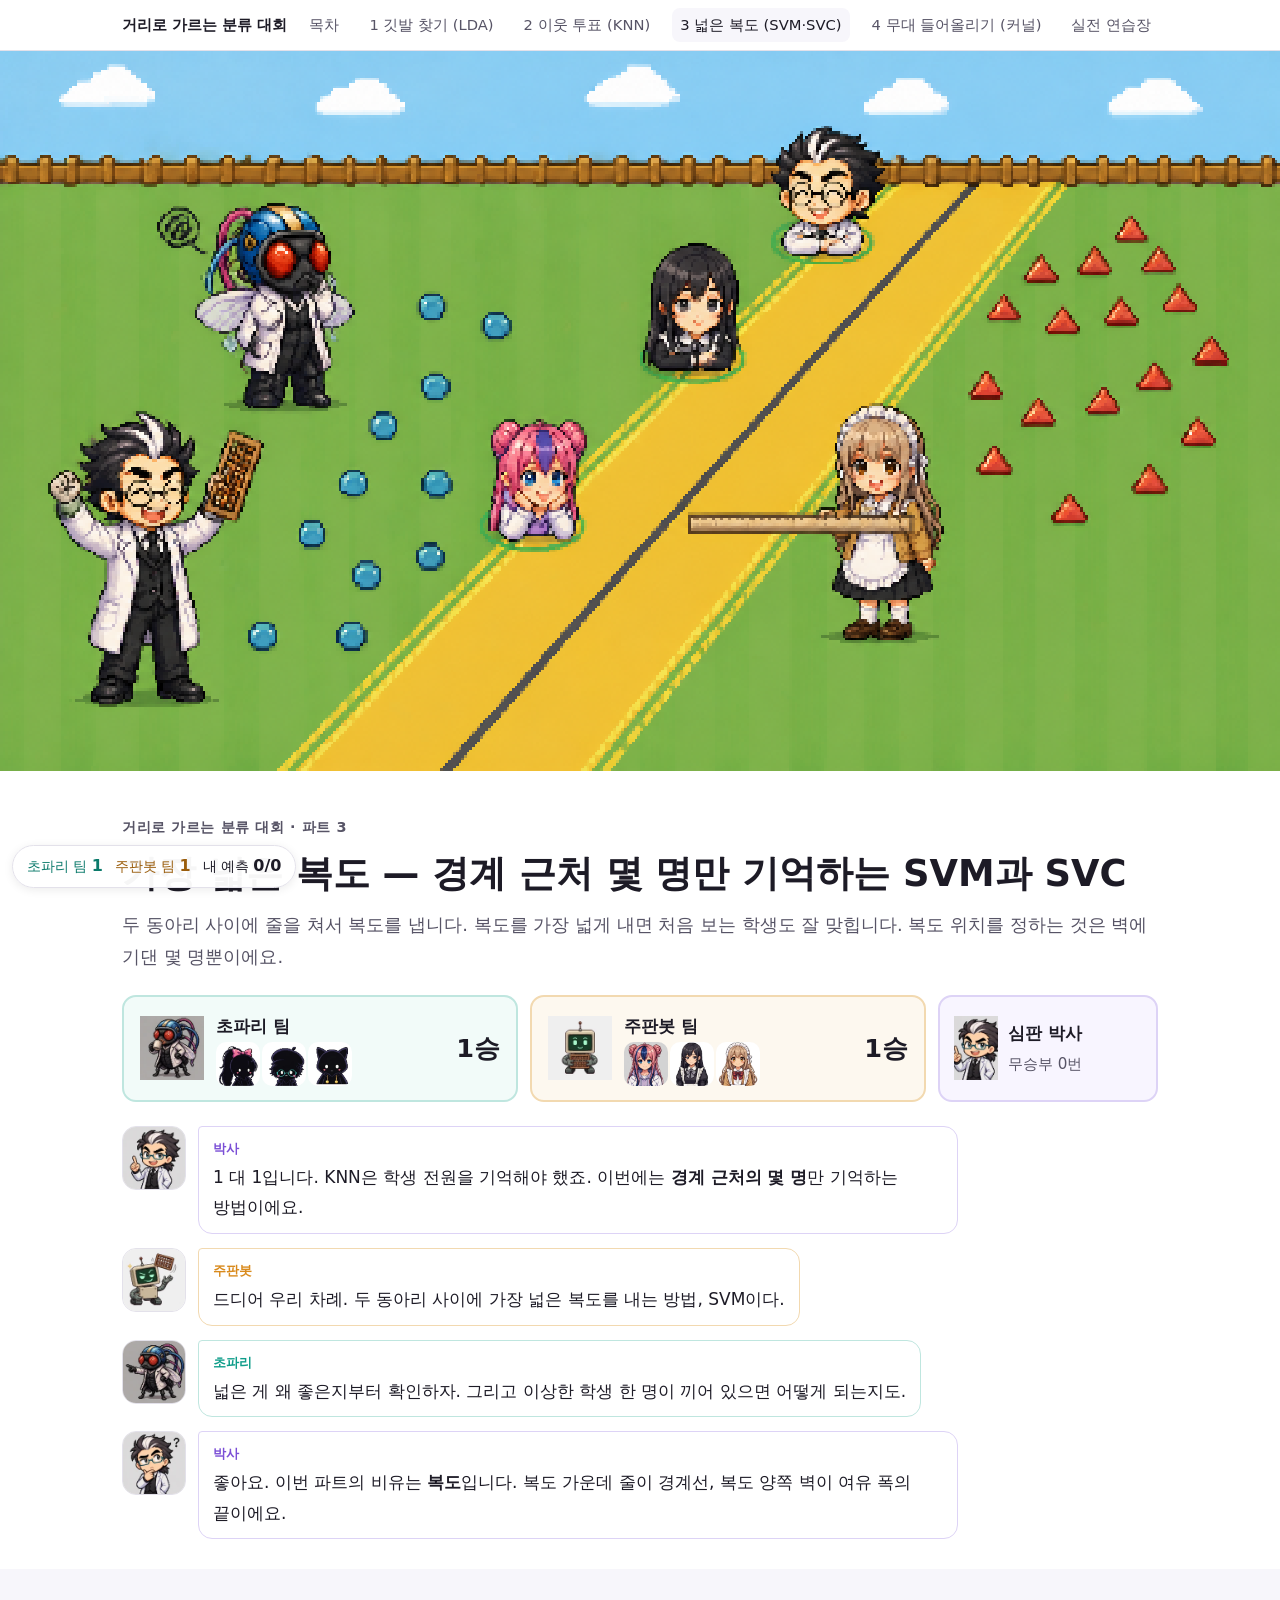
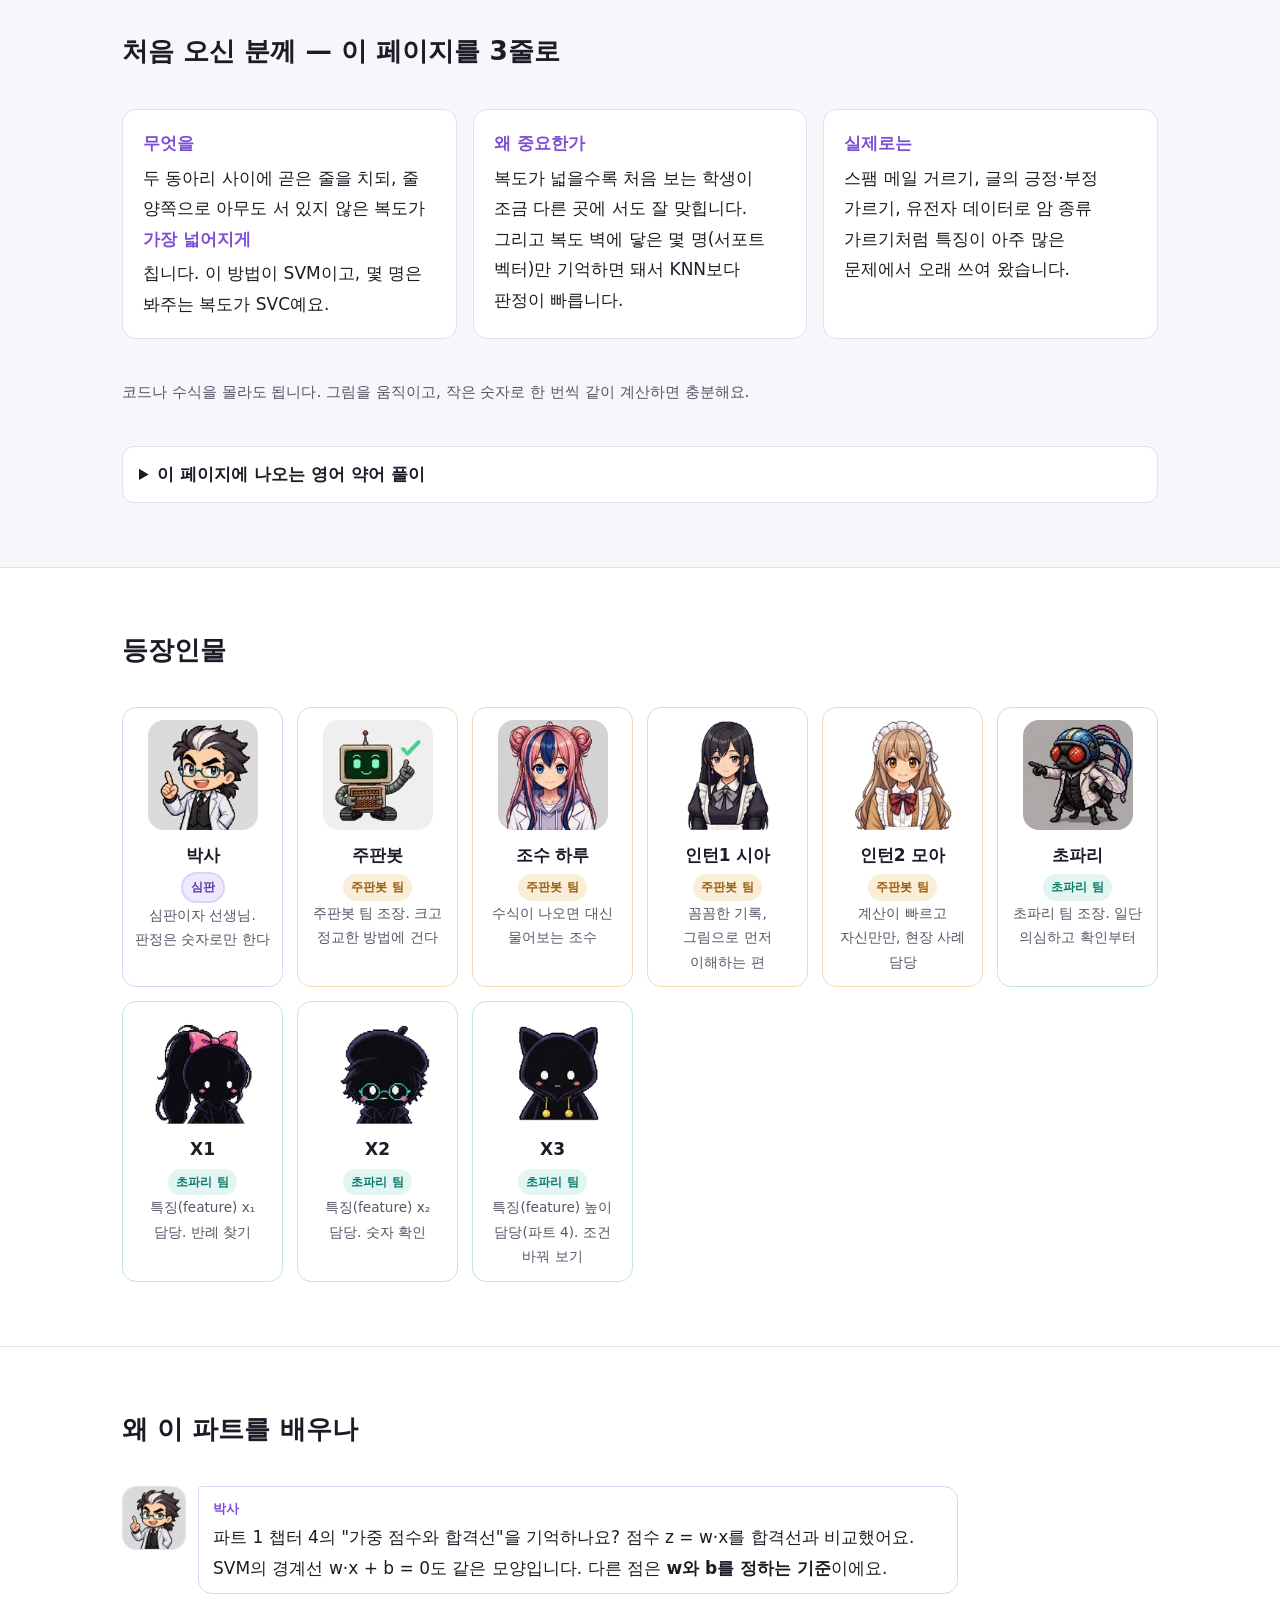
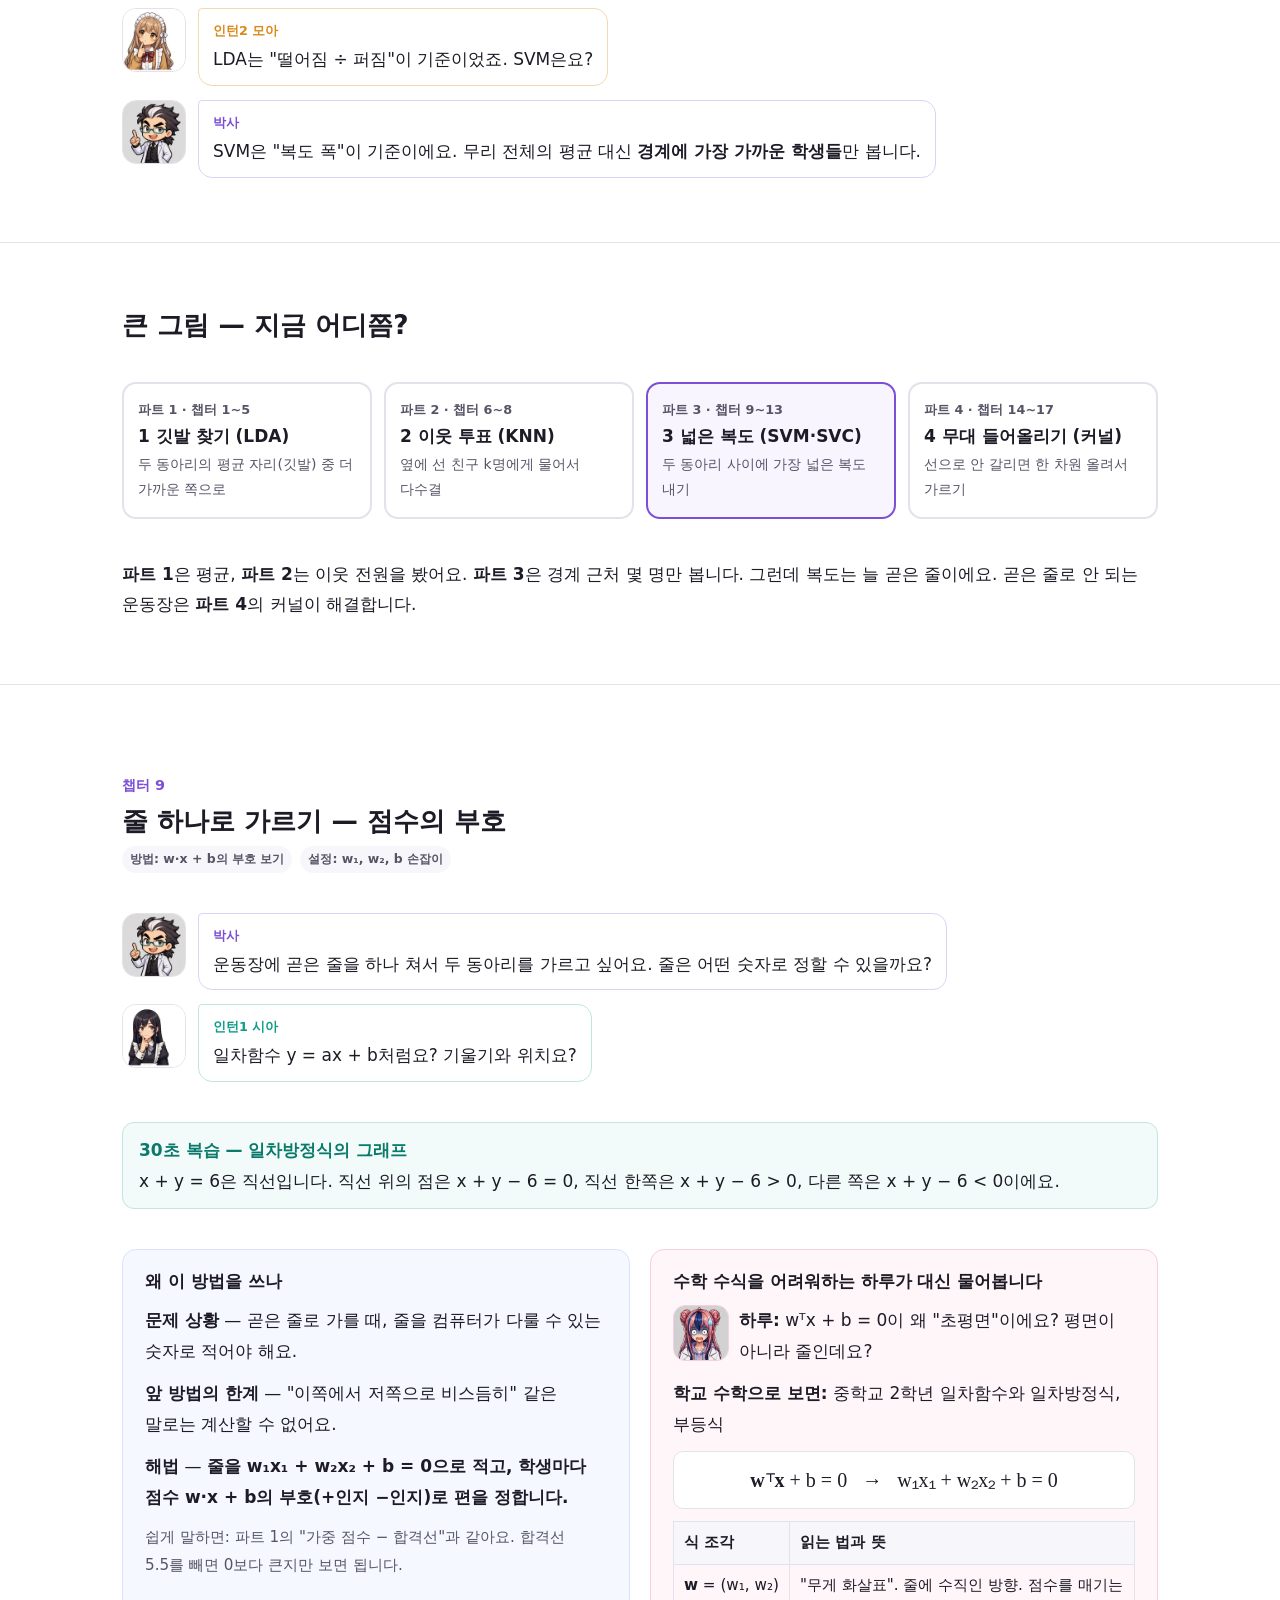
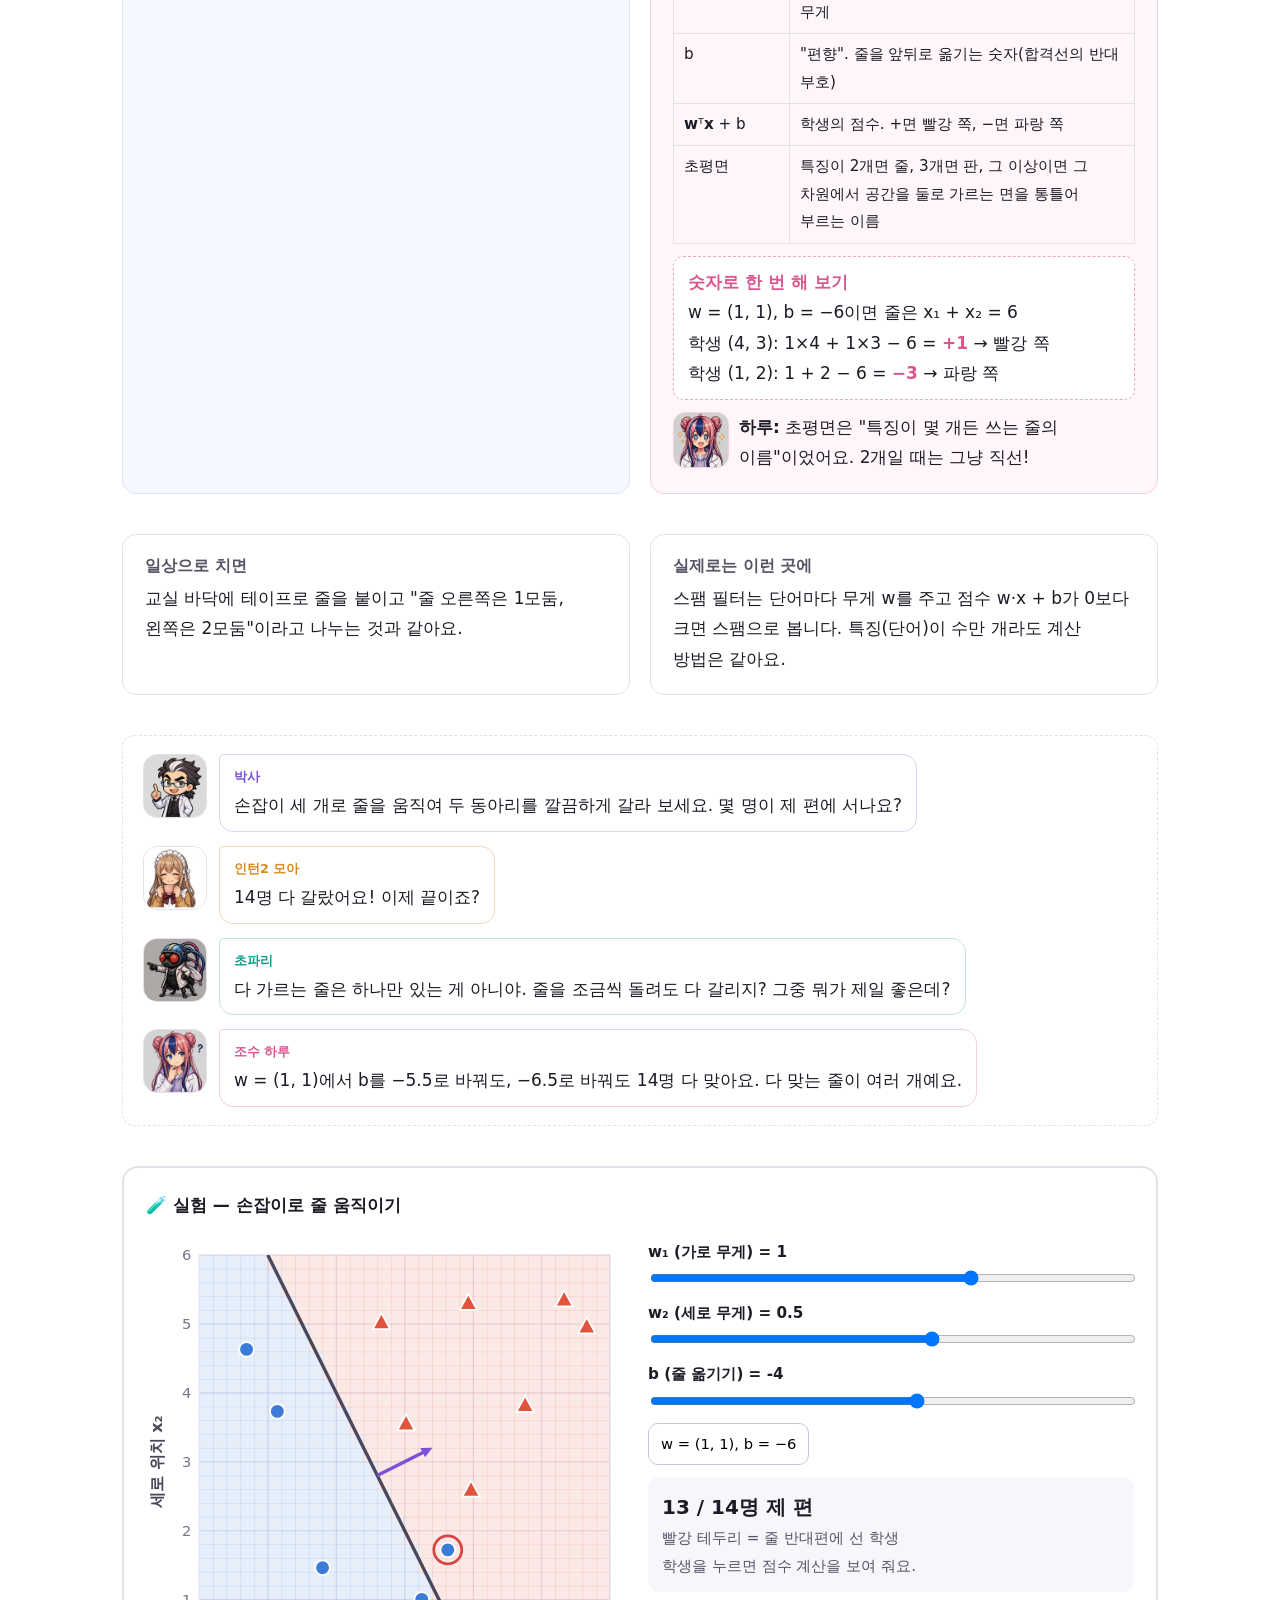
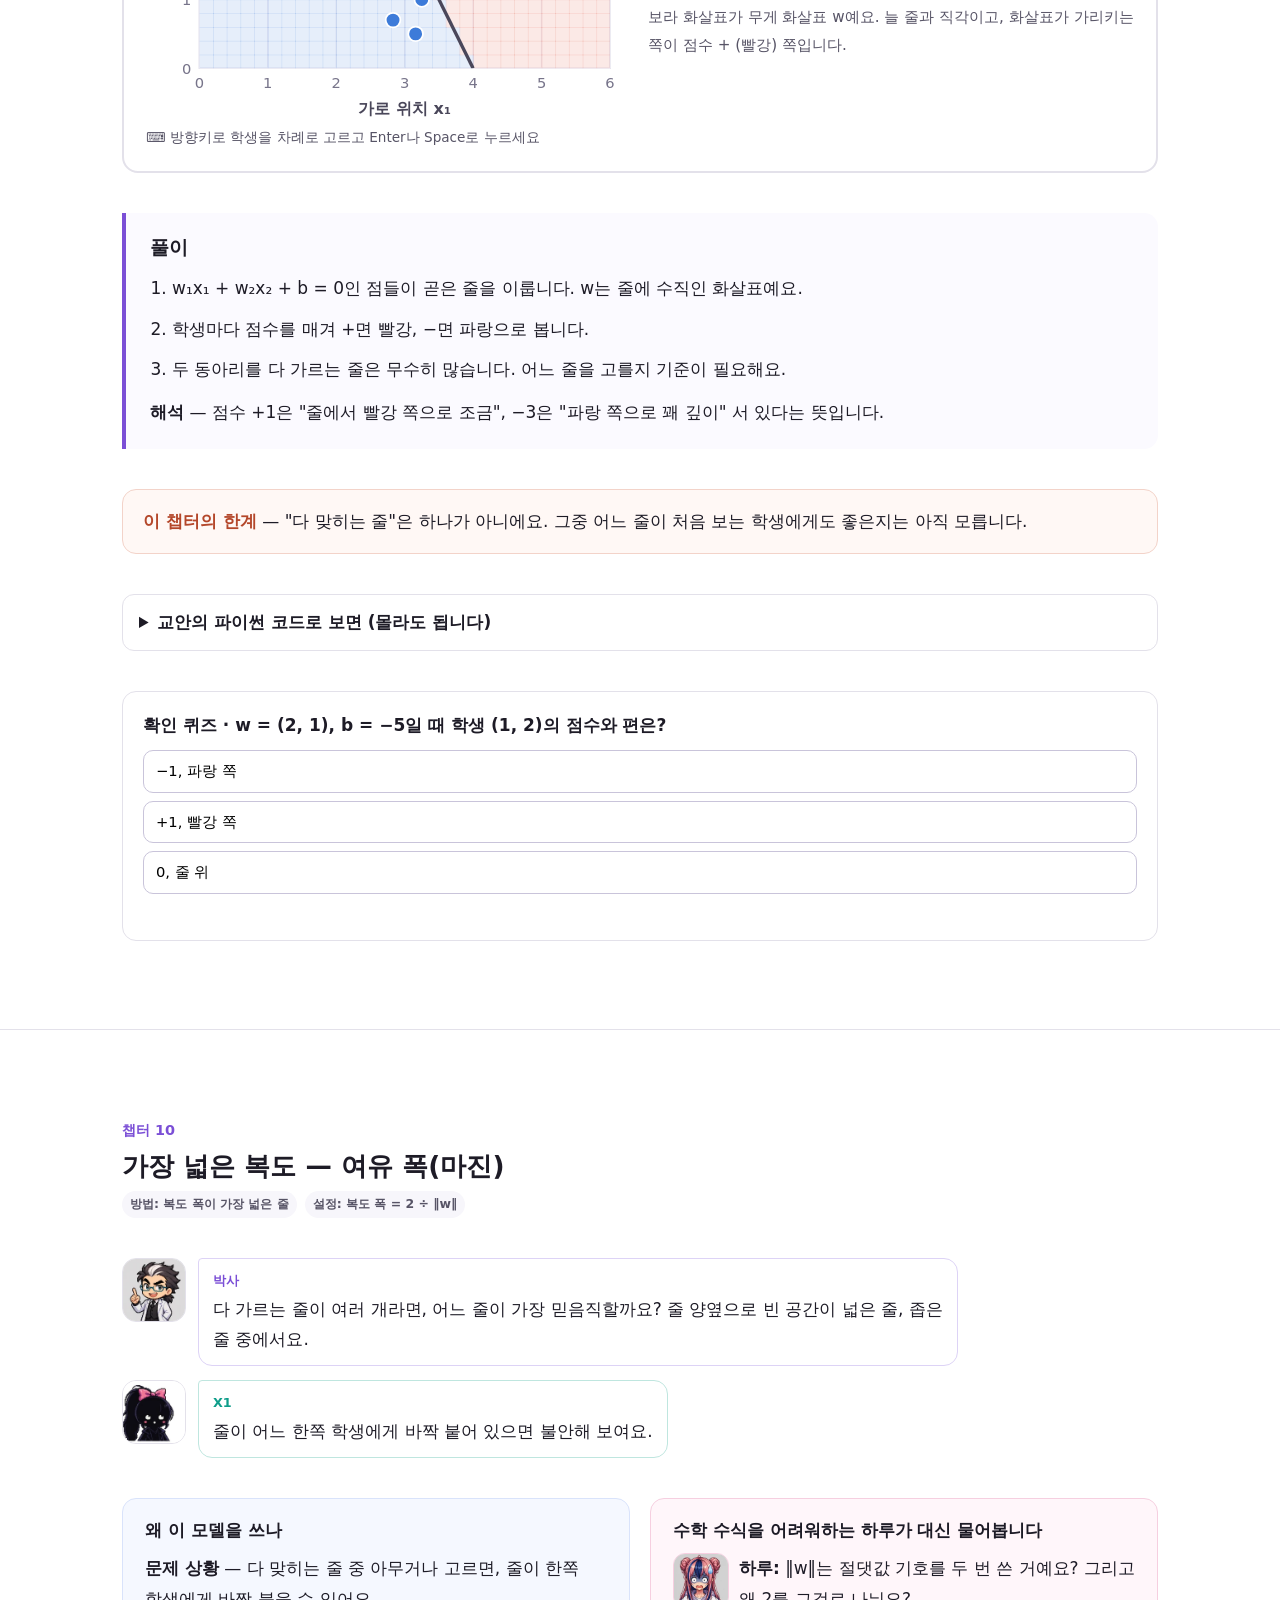
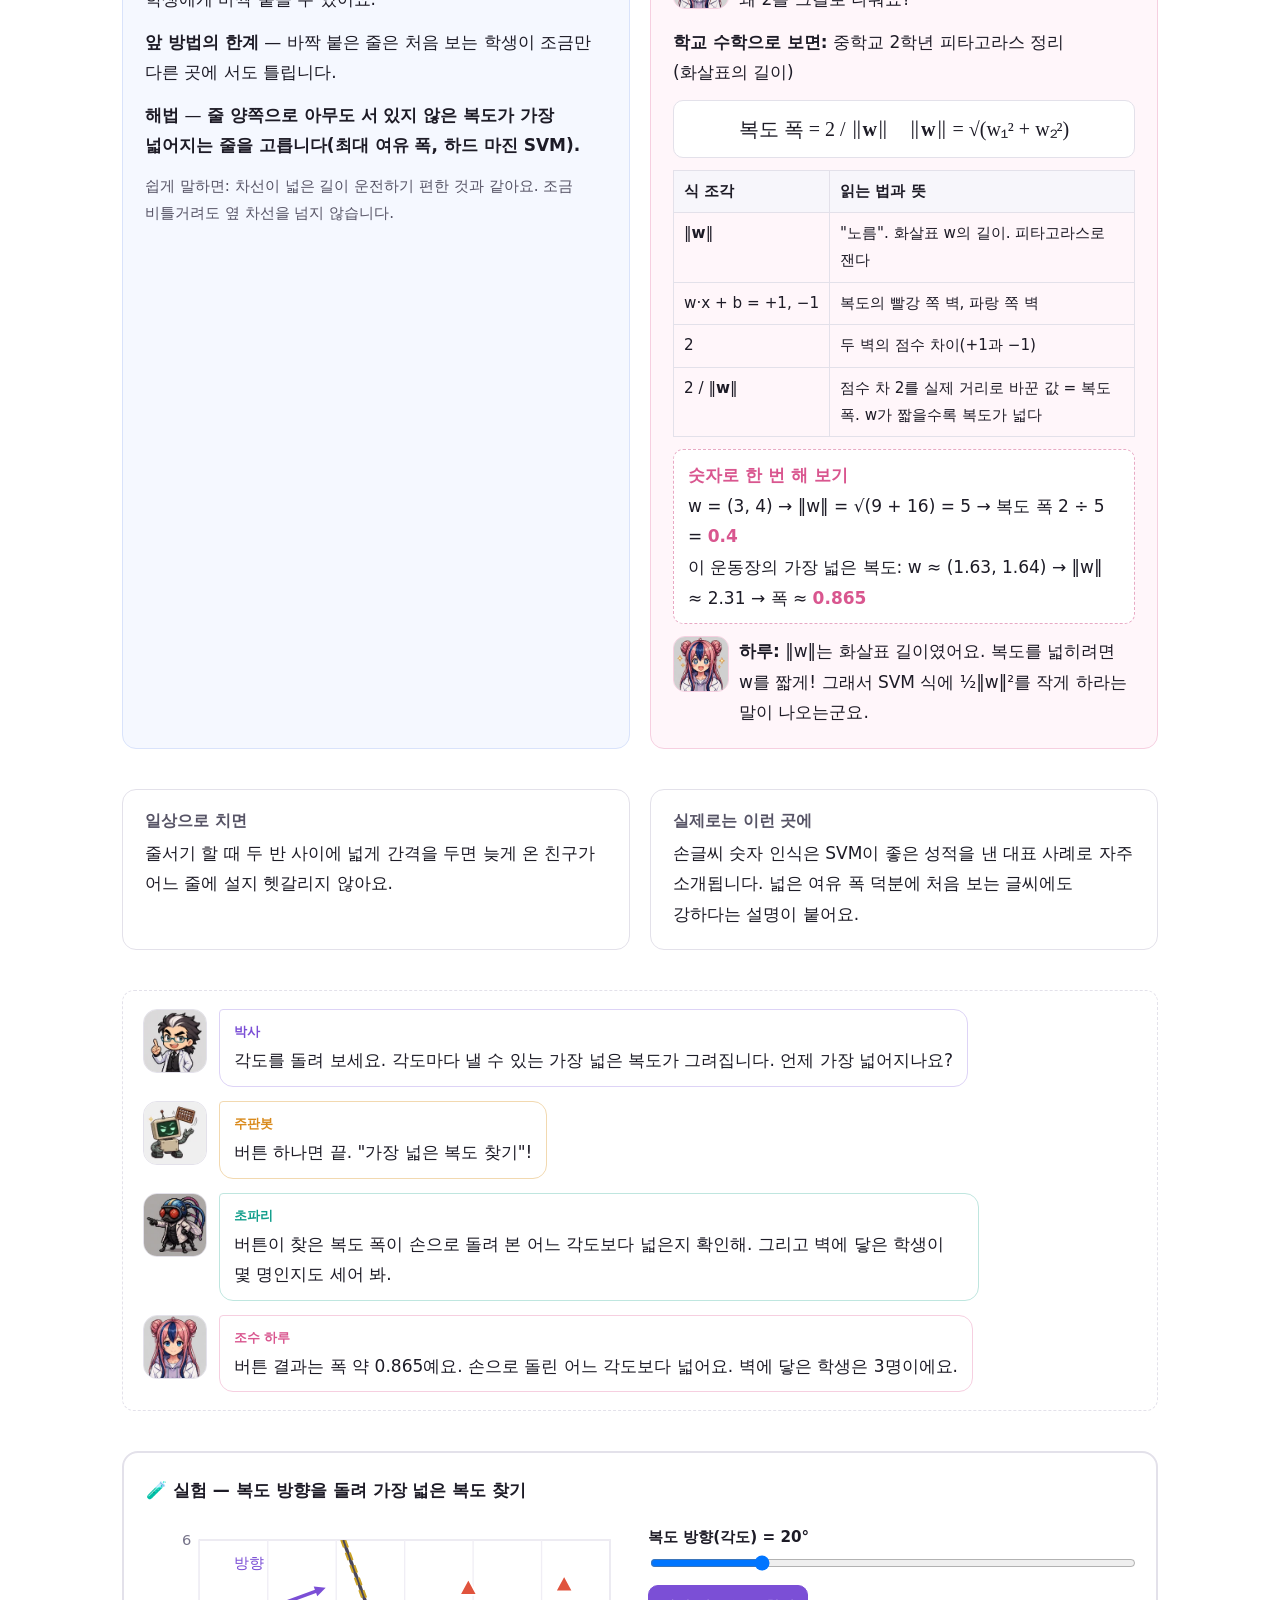
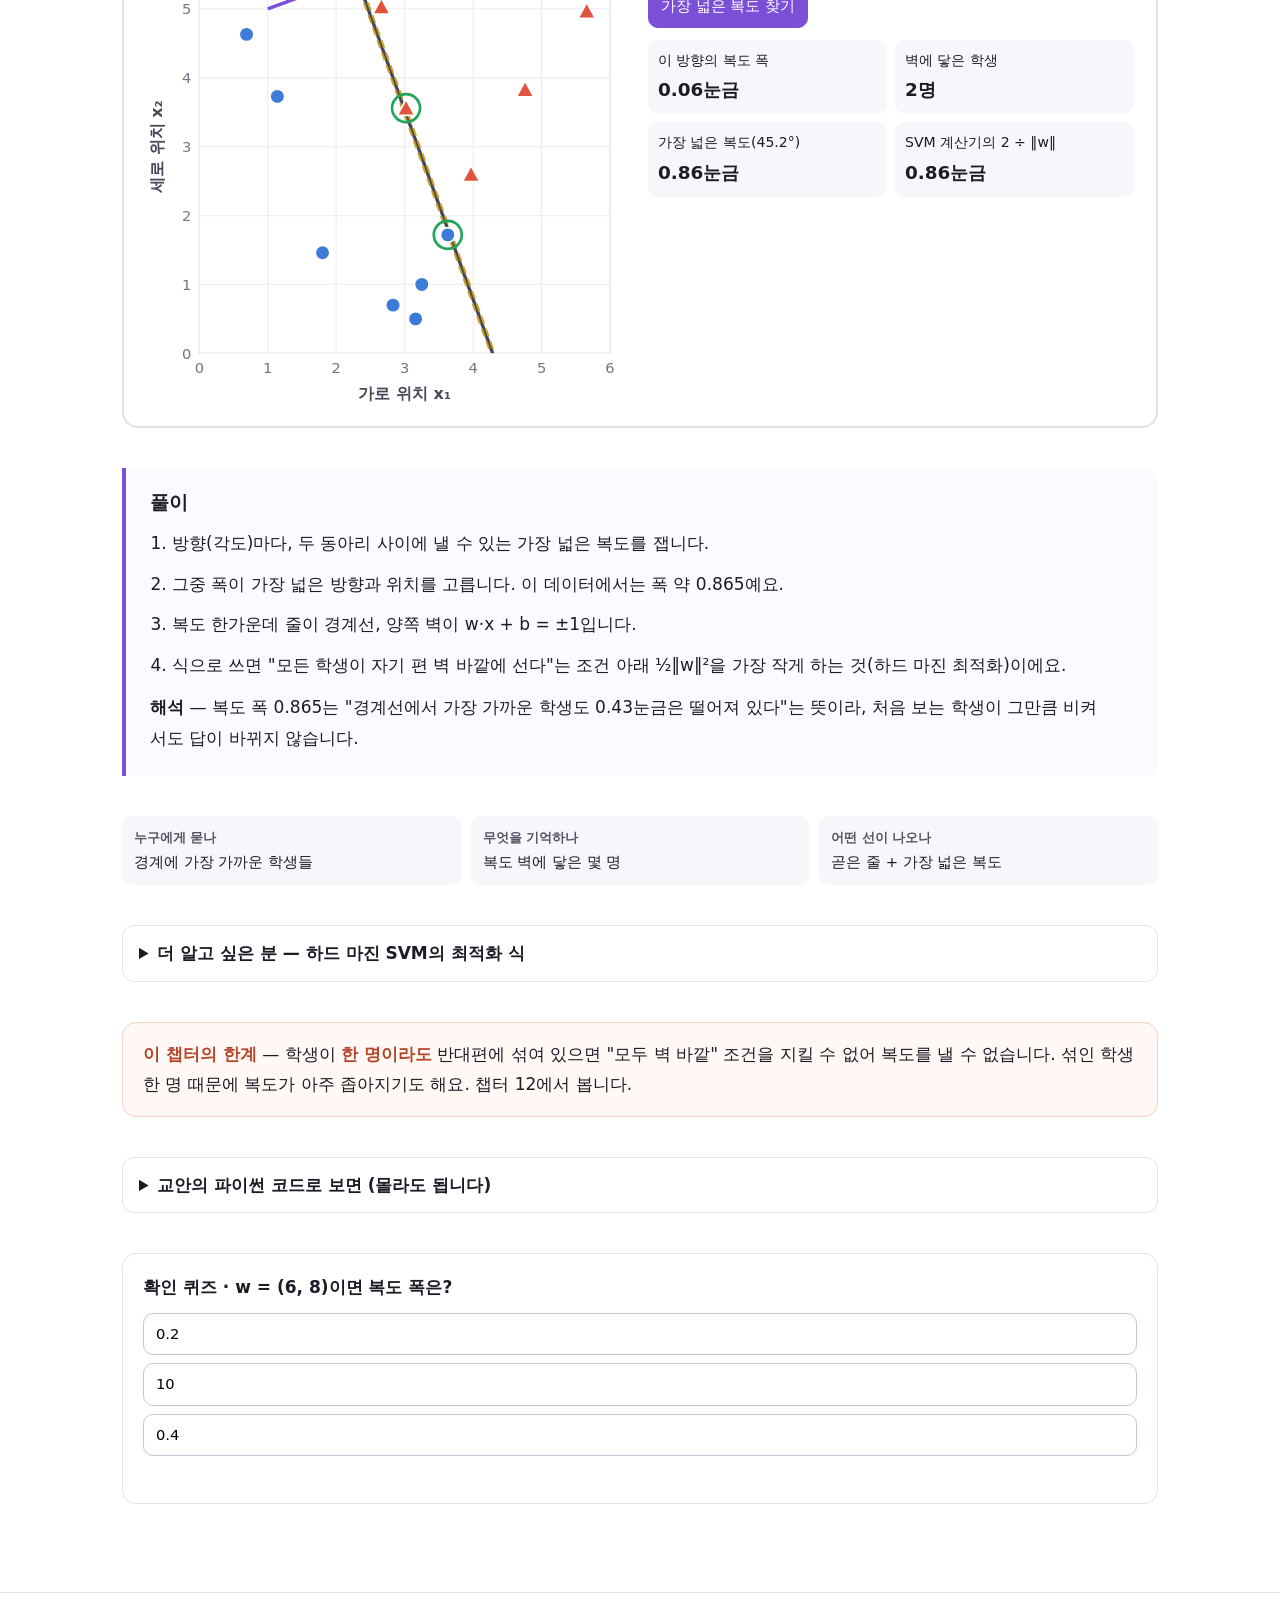
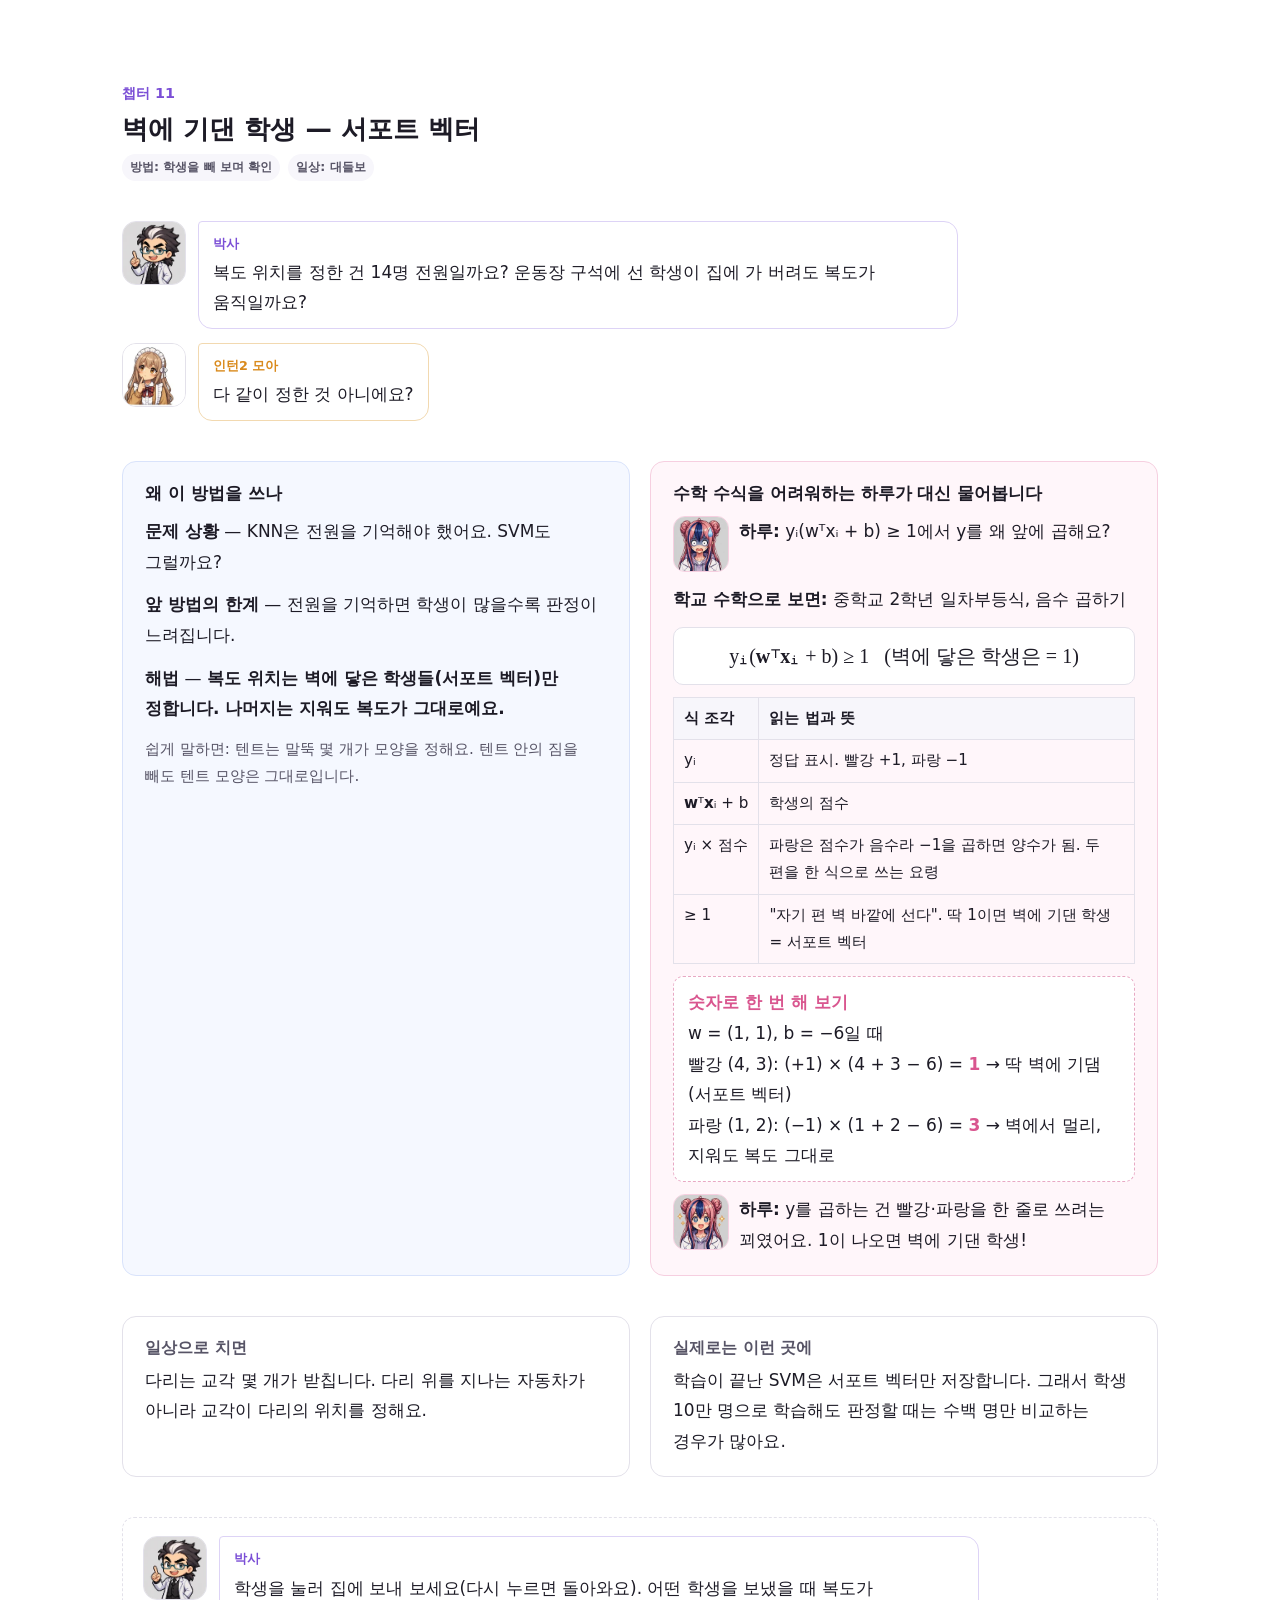
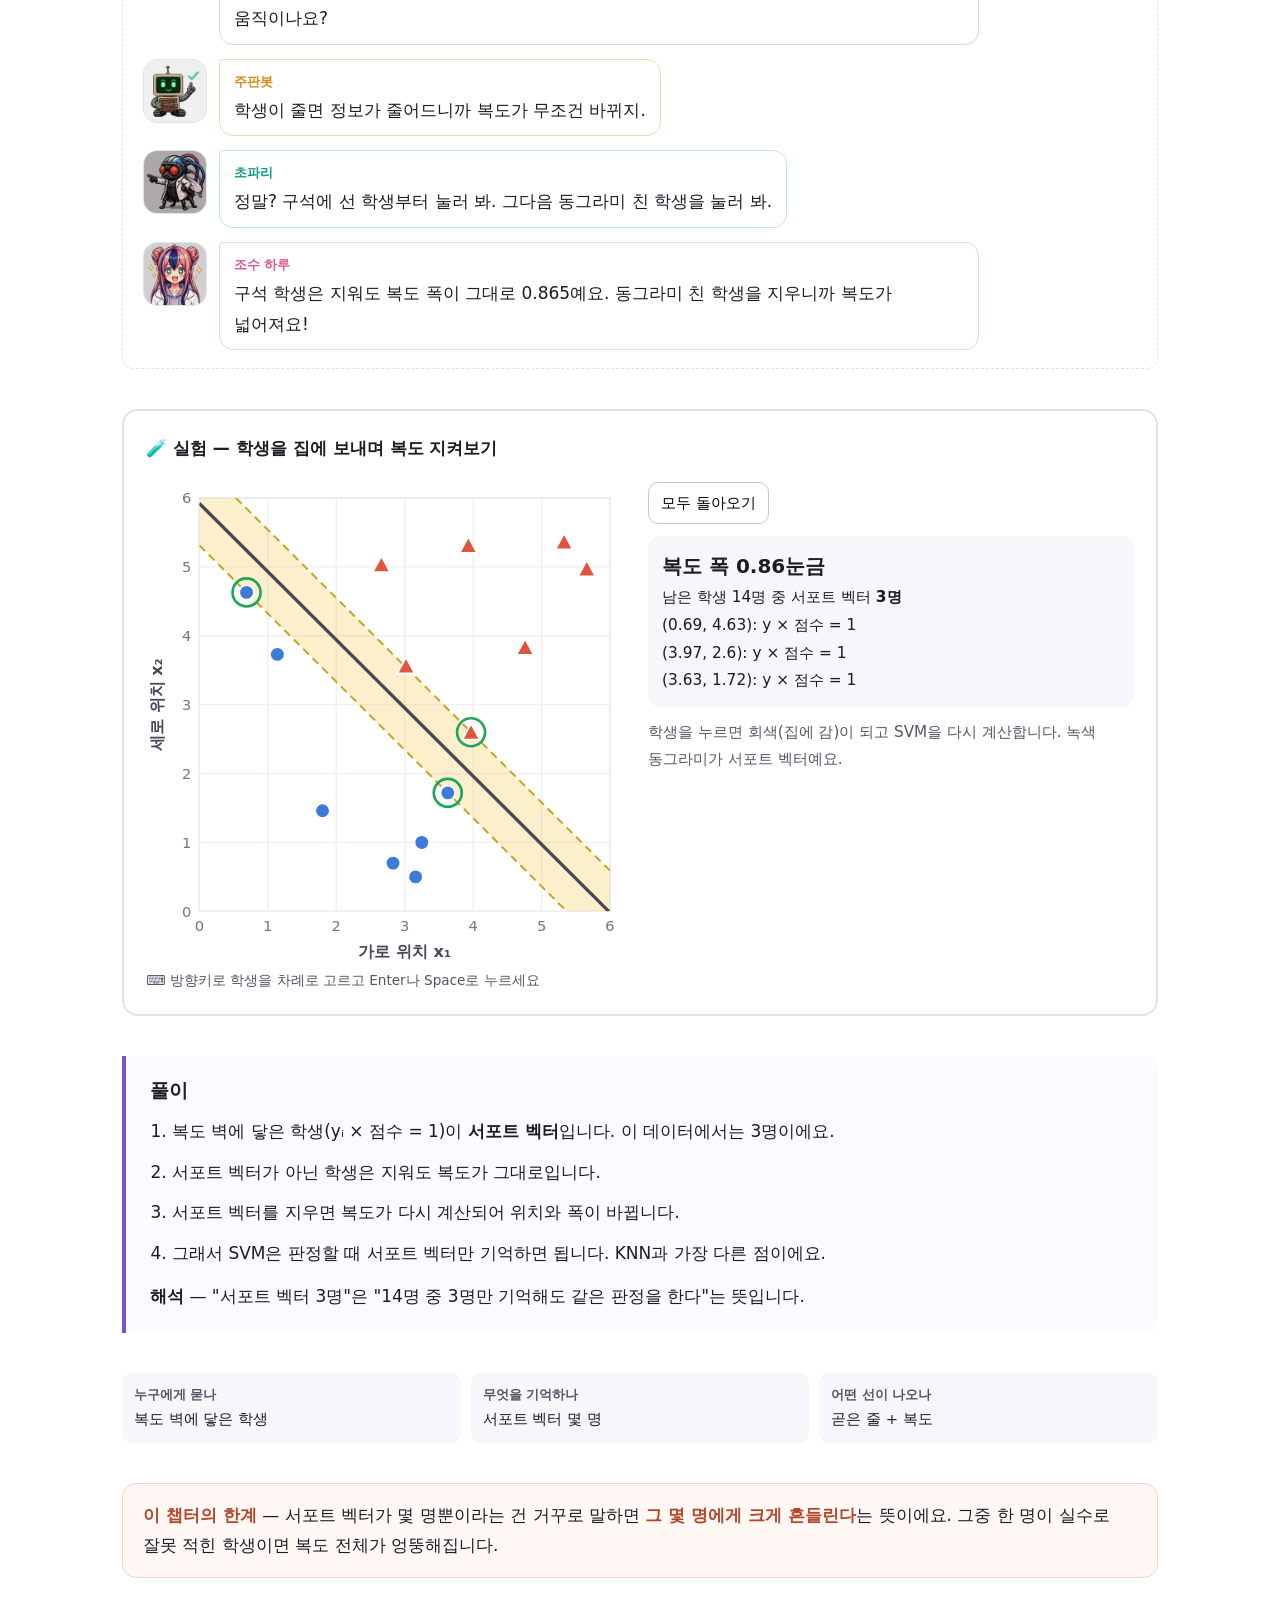
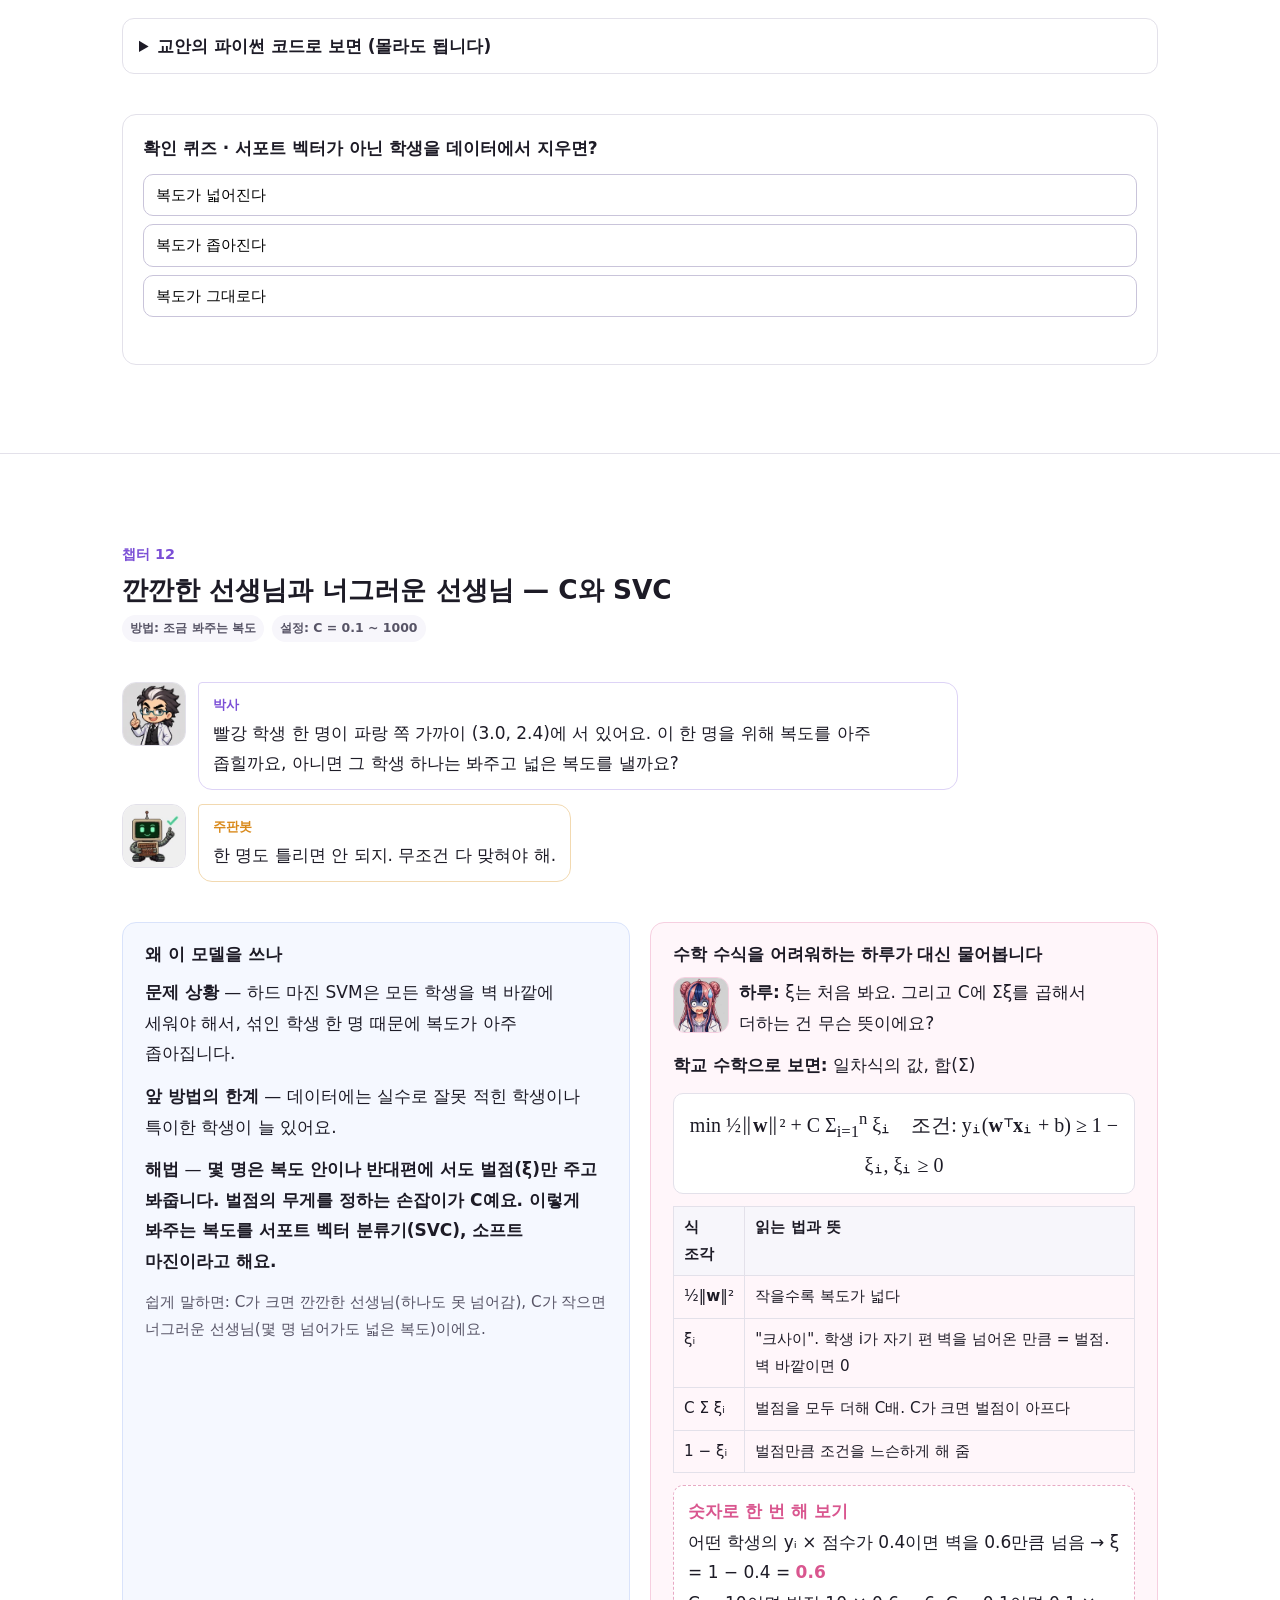
<file: part3_svm.html>
<!DOCTYPE html><html lang="ko"><head><meta charset="utf-8"><meta name="viewport" content="width=device-width,initial-scale=1">
<title>가장 넓은 복도 — 경계 근처 몇 명만 기억하는 SVM과 SVC · 거리로 가르는 분류 대회</title><meta name="description" content="벡터를 처음 배우는 분을 위한 SVM(서포트 벡터 머신)·SVC(서포트 벡터 분류기) 해설. 넓은 복도, 벽에 기댄 학생, 깐깐한 선생님과 너그러운 선생님 비유."><meta name="author" content="안상선">
<meta property="og:title" content="가장 넓은 복도 — 경계 근처 몇 명만 기억하는 SVM과 SVC"><meta property="og:description" content="벡터를 처음 배우는 분을 위한 SVM(서포트 벡터 머신)·SVC(서포트 벡터 분류기) 해설. 넓은 복도, 벽에 기댄 학생, 깐깐한 선생님과 너그러운 선생님 비유."><meta property="og:type" content="article">
<meta property="og:image" content="https://adminmrobo.github.io/knn_svc_svm_lab/assets/img/og_part3.webp?v=98e6b0eb"><meta property="og:url" content="https://adminmrobo.github.io/knn_svc_svm_lab/part3_svm.html"><meta name="twitter:card" content="summary_large_image">
<meta name="citation_title" content="가장 넓은 복도 — 경계 근처 몇 명만 기억하는 SVM과 SVC"><meta name="citation_author" content="안상선"><meta name="citation_publication_date" content="2026/11/26">
<link rel="stylesheet" href="assets/engine.css?v=2"><script type="application/ld+json">{"@context": "https://schema.org", "@type": "LearningResource", "name": "가장 넓은 복도 — 경계 근처 몇 명만 기억하는 SVM과 SVC", "description": "벡터를 처음 배우는 분을 위한 SVM(서포트 벡터 머신)·SVC(서포트 벡터 분류기) 해설. 넓은 복도, 벽에 기댄 학생, 깐깐한 선생님과 너그러운 선생님 비유.", "inLanguage": "ko", "educationalLevel": "입문", "creator": {"@type": "Person", "name": "안상선", "url": "https://adminmrobo.github.io/who_am_i/who_am_i.html", "affiliation": "(주)M-Robo 대표"}, "isPartOf": "거리로 가르는 분류 대회", "url": "https://adminmrobo.github.io/knn_svc_svm_lab/part3_svm.html"}</script></head><body><nav class="topnav" aria-label="시리즈 목차"><div class="wrap"><b>거리로 가르는 분류 대회</b><a href="index.html" class="">목차</a><a href="part1_lda.html" class="">1 깃발 찾기 (LDA)</a><a href="part2_knn.html" class="">2 이웃 투표 (KNN)</a><a href="part3_svm.html" class="on">3 넓은 복도 (SVM·SVC)</a><a href="part4_kernel.html" class="">4 무대 들어올리기 (커널)</a><a href="practice/index.html" class="">실전 연습장</a></div></nav><figure class="cover"><picture><source type="image/webp" srcset="assets/img/cover_part3.webp?v=63396380"><img src="assets/img/cover_part3.png?v=4c84f422" alt="픽셀아트 운동장 한가운데로 비스듬한 노란 복도가 나 있고, 복도 가장자리에 시아·하루가 초록 동그라미 표시를 받고 앉아 있다. 모아가 자로 복도 폭을 재고, 초파리는 미심쩍게 본다" width="1920" height="1080"></picture></figure><header class="hero" id="top"><div class="wrap"><div class="kicker">거리로 가르는 분류 대회 · 파트 3</div><h1>가장 넓은 복도 — 경계 근처 몇 명만 기억하는 SVM과 SVC</h1><p class="sub">두 동아리 사이에 줄을 쳐서 복도를 냅니다. 복도를 가장 넓게 내면 처음 보는 학생도 잘 맞힙니다. 복도 위치를 정하는 것은 벽에 기댄 몇 명뿐이에요.</p><div class="scoreboard">
<div class="team fly"><img class="px " data-spr="fly:smile" alt="" aria-hidden="true" width="64" height="64"><div><div class="nm">초파리 팀</div><div class="mem"><img class="px " data-spr="x1:smile" alt="" aria-hidden="true" width="64" height="64"><img class="px " data-spr="x2:smile" alt="" aria-hidden="true" width="64" height="64"><img class="px " data-spr="x3:smile" alt="" aria-hidden="true" width="64" height="64"></div></div><div class="pt" title="이긴 라운드">1승</div></div>
<div class="team robo"><img class="px " data-spr="robo:smile" alt="" aria-hidden="true" width="64" height="64"><div><div class="nm">주판봇 팀</div><div class="mem"><img class="px " data-spr="haru:smile" alt="" aria-hidden="true" width="64" height="64"><img class="px " data-spr="sia:smile" alt="" aria-hidden="true" width="64" height="64"><img class="px " data-spr="moa:smile" alt="" aria-hidden="true" width="64" height="64"></div></div><div class="pt" title="이긴 라운드">1승</div></div>
<div class="ref"><img class="px " data-spr="doc:smile" alt="" aria-hidden="true" width="64" height="64"><div><b>심판 박사</b><br><span class="note">무승부 0번</span></div></div></div><div style="margin-top:24px"><div class="dialog"><div class="say doc"><img class="px " data-spr="doc:smile" alt="" aria-hidden="true" width="64" height="64"><div><span class="who">박사</span>1 대 1입니다. KNN은 학생 전원을 기억해야 했죠. 이번에는 <b>경계 근처의 몇 명</b>만 기억하는 방법이에요.</div></div><div class="say robo"><img class="px " data-spr="robo:happy" alt="" aria-hidden="true" width="64" height="64"><div><span class="who">주판봇</span>드디어 우리 차례. 두 동아리 사이에 가장 넓은 복도를 내는 방법, SVM이다.</div></div><div class="say fly"><img class="px " data-spr="fly:point" alt="" aria-hidden="true" width="64" height="64"><div><span class="who">초파리</span>넓은 게 왜 좋은지부터 확인하자. 그리고 이상한 학생 한 명이 끼어 있으면 어떻게 되는지도.</div></div><div class="say doc"><img class="px " data-spr="doc:think" alt="" aria-hidden="true" width="64" height="64"><div><span class="who">박사</span>좋아요. 이번 파트의 비유는 <b>복도</b>입니다. 복도 가운데 줄이 경계선, 복도 양쪽 벽이 여유 폭의 끝이에요.</div></div></div></div></div></header><section class="sec" id="plain"><div class="wrap stack"><h2>처음 오신 분께 — 이 페이지를 3줄로</h2>
<div class="three"><div><b>무엇을</b>두 동아리 사이에 곧은 줄을 치되, 줄 양쪽으로 아무도 서 있지 않은 복도가 <b>가장 넓어지게</b> 칩니다. 이 방법이 SVM이고, 몇 명은 봐주는 복도가 SVC예요.</div><div><b>왜 중요한가</b>복도가 넓을수록 처음 보는 학생이 조금 다른 곳에 서도 잘 맞힙니다. 그리고 복도 벽에 닿은 몇 명(서포트 벡터)만 기억하면 돼서 KNN보다 판정이 빠릅니다.</div><div><b>실제로는</b>스팸 메일 거르기, 글의 긍정·부정 가르기, 유전자 데이터로 암 종류 가르기처럼 특징이 아주 많은 문제에서 오래 쓰여 왔습니다.</div></div>
<p class="note">코드나 수식을 몰라도 됩니다. 그림을 움직이고, 작은 숫자로 한 번씩 같이 계산하면 충분해요.</p>
<details class="abbr"><summary>이 페이지에 나오는 영어 약어 풀이</summary><dl class="abbr"><dt>SVM</dt><dd><b>서포트 벡터 머신</b> — Support Vector Machine. 가장 넓은 복도(여유 폭)로 가르고, 커널로 휘게도 한다</dd><dt>SVC</dt><dd><b>서포트 벡터 분류기</b> — Support Vector Classifier. 조금 봐주는 복도(소프트 마진). 파이썬 도구에서는 SVM 분류기의 이름이기도 하다</dd><dt>SVR</dt><dd><b>서포트 벡터 회귀</b> — Support Vector Regression. 복도 생각을 숫자 예측에 쓴다</dd><dt>KNN</dt><dd><b>k-최근접 이웃</b> — k-Nearest Neighbors. 가장 가까운 k명의 정답으로 투표한다</dd><dt>LDA</dt><dd><b>선형 판별 분석</b> — Linear Discriminant Analysis. 두 무리를 가장 잘 가르는 방향을 찾아 직선으로 가른다</dd></dl></details></div></section><section class="sec" id="cast"><div class="wrap stack"><h2>등장인물</h2><div class="cast"><div class="c ref"><img class="px " data-spr="doc:smile" alt="" aria-hidden="true" width="64" height="64"><div><b>박사</b></div><span class="tag ref">심판</span><div class="r">심판이자 선생님. 판정은 숫자로만 한다</div></div><div class="c robo"><img class="px " data-spr="robo:firm" alt="" aria-hidden="true" width="64" height="64"><div><b>주판봇</b></div><span class="tag robo">주판봇 팀</span><div class="r">주판봇 팀 조장. 크고 정교한 방법에 건다</div></div><div class="c robo"><img class="px " data-spr="haru:smile" alt="" aria-hidden="true" width="64" height="64"><div><b>조수 하루</b></div><span class="tag robo">주판봇 팀</span><div class="r">수식이 나오면 대신 물어보는 조수</div></div><div class="c robo"><img class="px " data-spr="sia:smile" alt="" aria-hidden="true" width="64" height="64"><div><b>인턴1 시아</b></div><span class="tag robo">주판봇 팀</span><div class="r">꼼꼼한 기록, 그림으로 먼저 이해하는 편</div></div><div class="c robo"><img class="px " data-spr="moa:smile" alt="" aria-hidden="true" width="64" height="64"><div><b>인턴2 모아</b></div><span class="tag robo">주판봇 팀</span><div class="r">계산이 빠르고 자신만만, 현장 사례 담당</div></div><div class="c fly"><img class="px " data-spr="fly:point" alt="" aria-hidden="true" width="64" height="64"><div><b>초파리</b></div><span class="tag fly">초파리 팀</span><div class="r">초파리 팀 조장. 일단 의심하고 확인부터</div></div><div class="c fly"><img class="px " data-spr="x1:smile" alt="" aria-hidden="true" width="64" height="64"><div><b>X1</b></div><span class="tag fly">초파리 팀</span><div class="r">특징(feature) x₁ 담당. 반례 찾기</div></div><div class="c fly"><img class="px " data-spr="x2:smile" alt="" aria-hidden="true" width="64" height="64"><div><b>X2</b></div><span class="tag fly">초파리 팀</span><div class="r">특징(feature) x₂ 담당. 숫자 확인</div></div><div class="c fly"><img class="px " data-spr="x3:smile" alt="" aria-hidden="true" width="64" height="64"><div><b>X3</b></div><span class="tag fly">초파리 팀</span><div class="r">특징(feature) 높이 담당(파트 4). 조건 바꿔 보기</div></div></div></div></section><section class="sec" id="why"><div class="wrap stack"><h2>왜 이 파트를 배우나</h2><div class="dialog">
<div class="say doc"><img class="px" data-spr="doc:smile" alt="" aria-hidden="true"><div><span class="who">박사</span>파트 1 챕터 4의 "가중 점수와 합격선"을 기억하나요? 점수 z = w·x를 합격선과 비교했어요. SVM의 경계선 w·x + b = 0도 같은 모양입니다. 다른 점은 <b>w와 b를 정하는 기준</b>이에요.</div></div>
<div class="say moa"><img class="px" data-spr="moa:think" alt="" aria-hidden="true"><div><span class="who">인턴2 모아</span>LDA는 "떨어짐 ÷ 퍼짐"이 기준이었죠. SVM은요?</div></div>
<div class="say doc"><img class="px" data-spr="doc:smile" alt="" aria-hidden="true"><div><span class="who">박사</span>SVM은 "복도 폭"이 기준이에요. 무리 전체의 평균 대신 <b>경계에 가장 가까운 학생들</b>만 봅니다.</div></div></div></div></section><section class="sec" id="map"><div class="wrap stack"><h2>큰 그림 — 지금 어디쯤?</h2><div class="map"><a href="part1_lda.html" class=""><div class="n">파트 1 · 챕터 1~5</div><div class="t">1 깃발 찾기 (LDA)</div><div class="d">두 동아리의 평균 자리(깃발) 중 더 가까운 쪽으로</div></a><a href="part2_knn.html" class=""><div class="n">파트 2 · 챕터 6~8</div><div class="t">2 이웃 투표 (KNN)</div><div class="d">옆에 선 친구 k명에게 물어서 다수결</div></a><a href="part3_svm.html" class="here"><div class="n">파트 3 · 챕터 9~13</div><div class="t">3 넓은 복도 (SVM·SVC)</div><div class="d">두 동아리 사이에 가장 넓은 복도 내기</div></a><a href="part4_kernel.html" class=""><div class="n">파트 4 · 챕터 14~17</div><div class="t">4 무대 들어올리기 (커널)</div><div class="d">선으로 안 갈리면 한 차원 올려서 가르기</div></a></div><p><b>파트 1</b>은 평균, <b>파트 2</b>는 이웃 전원을 봤어요. <b>파트 3</b>은 경계 근처 몇 명만 봅니다. 그런데 복도는 늘 곧은 줄이에요. 곧은 줄로 안 되는 운동장은 <b>파트 4</b>의 커널이 해결합니다.</p></div></section><section class="level" id="ch9"><div class="wrap stack"><div class="lvhead"><div class="num">챕터 9</div><h2>줄 하나로 가르기 — 점수의 부호</h2><div class="tags"><span class="tag">방법: w·x + b의 부호 보기</span><span class="tag">설정: w₁, w₂, b 손잡이</span></div></div><div class="dialog"><div class="say doc"><img class="px " data-spr="doc:smile" alt="" aria-hidden="true" width="64" height="64"><div><span class="who">박사</span>운동장에 곧은 줄을 하나 쳐서 두 동아리를 가르고 싶어요. 줄은 어떤 숫자로 정할 수 있을까요?</div></div><div class="say sia"><img class="px " data-spr="sia:think" alt="" aria-hidden="true" width="64" height="64"><div><span class="who">인턴1 시아</span>일차함수 y = ax + b처럼요? 기울기와 위치요?</div></div></div><div class="review"><b>30초 복습 — 일차방정식의 그래프</b><br>x + y = 6은 직선입니다. 직선 위의 점은 x + y − 6 = 0, 직선 한쪽은 x + y − 6 &gt; 0, 다른 쪽은 x + y − 6 &lt; 0이에요.</div><div class="easy"><div class="ez-why"><h3>왜 이 방법을 쓰나</h3>
<p><b>문제 상황</b> — 곧은 줄로 가를 때, 줄을 컴퓨터가 다룰 수 있는 숫자로 적어야 해요.</p><p><b>앞 방법의 한계</b> — "이쪽에서 저쪽으로 비스듬히" 같은 말로는 계산할 수 없어요.</p><p><b>해법</b> — <b>줄을 <b>w₁x₁ + w₂x₂ + b = 0</b>으로 적고, 학생마다 <b>점수 w·x + b의 부호</b>(+인지 −인지)로 편을 정합니다.</b></p><p class="note">쉽게 말하면: 파트 1의 "가중 점수 − 합격선"과 같아요. 합격선 5.5를 빼면 0보다 큰지만 보면 됩니다.</p></div><div class="ez-math"><h3>수학 수식을 어려워하는 하루가 대신 물어봅니다</h3>
<div class="ask"><img class="px " data-spr="haru:shock" alt="" aria-hidden="true" width="64" height="64"><p><b>하루:</b> wᵀx + b = 0이 왜 "초평면"이에요? 평면이 아니라 줄인데요?</p></div>
<p><b>학교 수학으로 보면:</b> 중학교 2학년 일차함수와 일차방정식, 부등식</p>
<div class="eqn"><b>w</b>ᵀ<b>x</b> + b = 0 &nbsp;&nbsp;→&nbsp;&nbsp; w₁x₁ + w₂x₂ + b = 0</div>
<div class="tbl"><table><tr><th>식 조각</th><th>읽는 법과 뜻</th></tr><tr><td class="eqc"><b>w</b> = (w₁, w₂)</td><td>"무게 화살표". 줄에 수직인 방향. 점수를 매기는 무게</td></tr><tr><td class="eqc">b</td><td>"편향". 줄을 앞뒤로 옮기는 숫자(합격선의 반대 부호)</td></tr><tr><td class="eqc"><b>w</b>ᵀ<b>x</b> + b</td><td>학생의 점수. +면 빨강 쪽, −면 파랑 쪽</td></tr><tr><td class="eqc">초평면</td><td>특징이 2개면 줄, 3개면 판, 그 이상이면 그 차원에서 공간을 둘로 가르는 면을 통틀어 부르는 이름</td></tr></table></div>
<div class="try"><b>숫자로 한 번 해 보기</b><br>w = (1, 1), b = −6이면 줄은 x₁ + x₂ = 6<br>학생 (4, 3): 1×4 + 1×3 − 6 = <b>+1</b> → 빨강 쪽<br>학생 (1, 2): 1 + 2 − 6 = <b>−3</b> → 파랑 쪽</div>
<div class="ask"><img class="px " data-spr="haru:spark" alt="" aria-hidden="true" width="64" height="64"><p><b>하루:</b> 초평면은 "특징이 몇 개든 쓰는 줄의 이름"이었어요. 2개일 때는 그냥 직선!</p></div></div></div><div class="pair"><div><h3>일상으로 치면</h3>교실 바닥에 테이프로 줄을 붙이고 "줄 오른쪽은 1모둠, 왼쪽은 2모둠"이라고 나누는 것과 같아요.</div><div><h3>실제로는 이런 곳에</h3>스팸 필터는 단어마다 무게 w를 주고 점수 w·x + b가 0보다 크면 스팸으로 봅니다. 특징(단어)이 수만 개라도 계산 방법은 같아요.</div></div><div class="dialog lvtalk"><div class="say doc"><img class="px " data-spr="doc:smile" alt="" aria-hidden="true" width="64" height="64"><div><span class="who">박사</span>손잡이 세 개로 줄을 움직여 두 동아리를 깔끔하게 갈라 보세요. 몇 명이 제 편에 서나요?</div></div><div class="say moa"><img class="px " data-spr="moa:happy" alt="" aria-hidden="true" width="64" height="64"><div><span class="who">인턴2 모아</span>14명 다 갈랐어요! 이제 끝이죠?</div></div><div class="say fly"><img class="px " data-spr="fly:point" alt="" aria-hidden="true" width="64" height="64"><div><span class="who">초파리</span>다 가르는 줄은 하나만 있는 게 아니야. 줄을 조금씩 돌려도 다 갈리지? 그중 뭐가 제일 좋은데?</div></div><div class="say haru"><img class="px " data-spr="haru:think" alt="" aria-hidden="true" width="64" height="64"><div><span class="who">조수 하루</span>w = (1, 1)에서 b를 −5.5로 바꿔도, −6.5로 바꿔도 14명 다 맞아요. 다 맞는 줄이 여러 개예요.</div></div></div><div class="panel" id="ch9-panel"><div class="ptitle">🧪 실험 — 손잡이로 줄 움직이기</div><div class="row"><div class="plot" id="p9"></div><div class="ctrl"><label>w₁ (가로 무게) = <span id="v9a"></span><input type="range" id="s9a" min="-3" max="3" step="0.1" value="1"></label><label>w₂ (세로 무게) = <span id="v9b"></span><input type="range" id="s9b" min="-3" max="3" step="0.1" value="0.5"></label><label>b (줄 옮기기) = <span id="v9c"></span><input type="range" id="s9c" min="-15" max="5" step="0.1" value="-4"></label><div class="btns"><button type="button" id="b9a">w = (1, 1), b = −6</button></div><div class="read" id="r9"></div><p class="note">보라 화살표가 무게 화살표 w예요. 늘 줄과 직각이고, 화살표가 가리키는 쪽이 점수 + (빨강) 쪽입니다.</p></div></div></div><div class="explain"><h3>풀이</h3><ol><li>w₁x₁ + w₂x₂ + b = 0인 점들이 곧은 줄을 이룹니다. w는 줄에 수직인 화살표예요.</li><li>학생마다 점수를 매겨 +면 빨강, −면 파랑으로 봅니다.</li><li>두 동아리를 다 가르는 줄은 무수히 많습니다. 어느 줄을 고를지 기준이 필요해요.</li></ol><p><b>해석</b> — 점수 +1은 "줄에서 빨강 쪽으로 조금", −3은 "파랑 쪽으로 꽤 깊이" 서 있다는 뜻입니다.</p></div><div class="limit"><b>이 챕터의 한계</b> — "다 맞히는 줄"은 하나가 아니에요. 그중 어느 줄이 처음 보는 학생에게도 좋은지는 아직 모릅니다.</div><details class="code"><summary>교안의 파이썬 코드로 보면 (몰라도 됩니다)</summary><dl class="codemap"><dt>score = X @ w + b</dt><dd>모든 학생의 점수 w·x + b 계산</dd><dt>pred = (score &gt; 0)</dt><dd>점수가 0보다 크면 빨강(축구부)</dd></dl></details><div class="quiz" id="ch9-quiz" data-ans="0" data-ok="2×1 + 1×2 − 5 = −1. 음수라 파랑 쪽이에요." data-no="2 × 1 + 1 × 2를 먼저 계산하고 5를 빼 보세요."><div class="q">확인 퀴즈 · w = (2, 1), b = −5일 때 학생 (1, 2)의 점수와 편은?</div><div class="opts"><button type="button">−1, 파랑 쪽</button><button type="button">+1, 빨강 쪽</button><button type="button">0, 줄 위</button></div><div class="fb" aria-live="polite"></div></div></div></section><section class="level" id="ch10"><div class="wrap stack"><div class="lvhead"><div class="num">챕터 10</div><h2>가장 넓은 복도 — 여유 폭(마진)</h2><div class="tags"><span class="tag">방법: 복도 폭이 가장 넓은 줄</span><span class="tag">설정: 복도 폭 = 2 ÷ ‖w‖</span></div></div><div class="dialog"><div class="say doc"><img class="px " data-spr="doc:smile" alt="" aria-hidden="true" width="64" height="64"><div><span class="who">박사</span>다 가르는 줄이 여러 개라면, 어느 줄이 가장 믿음직할까요? 줄 양옆으로 빈 공간이 넓은 줄, 좁은 줄 중에서요.</div></div><div class="say x1"><img class="px " data-spr="x1:think" alt="" aria-hidden="true" width="64" height="64"><div><span class="who">X1</span>줄이 어느 한쪽 학생에게 바짝 붙어 있으면 불안해 보여요.</div></div></div><div class="easy"><div class="ez-why"><h3>왜 이 모델을 쓰나</h3>
<p><b>문제 상황</b> — 다 맞히는 줄 중 아무거나 고르면, 줄이 한쪽 학생에게 바짝 붙을 수 있어요.</p><p><b>앞 방법의 한계</b> — 바짝 붙은 줄은 처음 보는 학생이 조금만 다른 곳에 서도 틀립니다.</p><p><b>해법</b> — <b>줄 양쪽으로 <b>아무도 서 있지 않은 복도가 가장 넓어지는 줄</b>을 고릅니다(최대 여유 폭, 하드 마진 SVM).</b></p><p class="note">쉽게 말하면: 차선이 넓은 길이 운전하기 편한 것과 같아요. 조금 비틀거려도 옆 차선을 넘지 않습니다.</p></div><div class="ez-math"><h3>수학 수식을 어려워하는 하루가 대신 물어봅니다</h3>
<div class="ask"><img class="px " data-spr="haru:shock" alt="" aria-hidden="true" width="64" height="64"><p><b>하루:</b> ‖w‖는 절댓값 기호를 두 번 쓴 거예요? 그리고 왜 2를 그걸로 나눠요?</p></div>
<p><b>학교 수학으로 보면:</b> 중학교 2학년 피타고라스 정리(화살표의 길이)</p>
<div class="eqn">복도 폭 = 2 / ‖<b>w</b>‖ &nbsp;&nbsp; ‖<b>w</b>‖ = √(w₁² + w₂²)</div>
<div class="tbl"><table><tr><th>식 조각</th><th>읽는 법과 뜻</th></tr><tr><td class="eqc">‖<b>w</b>‖</td><td>"노름". 화살표 w의 길이. 피타고라스로 잰다</td></tr><tr><td class="eqc">w·x + b = +1, −1</td><td>복도의 빨강 쪽 벽, 파랑 쪽 벽</td></tr><tr><td class="eqc">2</td><td>두 벽의 점수 차이(+1과 −1)</td></tr><tr><td class="eqc">2 / ‖<b>w</b>‖</td><td>점수 차 2를 실제 거리로 바꾼 값 = 복도 폭. w가 짧을수록 복도가 넓다</td></tr></table></div>
<div class="try"><b>숫자로 한 번 해 보기</b><br>w = (3, 4) → ‖w‖ = √(9 + 16) = 5 → 복도 폭 2 ÷ 5 = <b>0.4</b><br>이 운동장의 가장 넓은 복도: w ≈ (1.63, 1.64) → ‖w‖ ≈ 2.31 → 폭 ≈ <b>0.865</b></div>
<div class="ask"><img class="px " data-spr="haru:spark" alt="" aria-hidden="true" width="64" height="64"><p><b>하루:</b> ‖w‖는 화살표 길이였어요. 복도를 넓히려면 w를 짧게! 그래서 SVM 식에 ½‖w‖²를 작게 하라는 말이 나오는군요.</p></div></div></div><div class="pair"><div><h3>일상으로 치면</h3>줄서기 할 때 두 반 사이에 넓게 간격을 두면 늦게 온 친구가 어느 줄에 설지 헷갈리지 않아요.</div><div><h3>실제로는 이런 곳에</h3>손글씨 숫자 인식은 SVM이 좋은 성적을 낸 대표 사례로 자주 소개됩니다. 넓은 여유 폭 덕분에 처음 보는 글씨에도 강하다는 설명이 붙어요.</div></div><div class="dialog lvtalk"><div class="say doc"><img class="px " data-spr="doc:smile" alt="" aria-hidden="true" width="64" height="64"><div><span class="who">박사</span>각도를 돌려 보세요. 각도마다 낼 수 있는 가장 넓은 복도가 그려집니다. 언제 가장 넓어지나요?</div></div><div class="say robo"><img class="px " data-spr="robo:happy" alt="" aria-hidden="true" width="64" height="64"><div><span class="who">주판봇</span>버튼 하나면 끝. "가장 넓은 복도 찾기"!</div></div><div class="say fly"><img class="px " data-spr="fly:point" alt="" aria-hidden="true" width="64" height="64"><div><span class="who">초파리</span>버튼이 찾은 복도 폭이 손으로 돌려 본 어느 각도보다 넓은지 확인해. 그리고 벽에 닿은 학생이 몇 명인지도 세어 봐.</div></div><div class="say haru"><img class="px " data-spr="haru:smile" alt="" aria-hidden="true" width="64" height="64"><div><span class="who">조수 하루</span>버튼 결과는 폭 약 0.865예요. 손으로 돌린 어느 각도보다 넓어요. 벽에 닿은 학생은 3명이에요.</div></div></div><div class="panel" id="ch10-panel"><div class="ptitle">🧪 실험 — 복도 방향을 돌려 가장 넓은 복도 찾기</div><div class="row"><div class="plot" id="p10"></div><div class="ctrl"><label>복도 방향(각도) = <span id="v10"></span><input type="range" id="s10" min="0" max="90" step="1" value="20"></label><div class="btns"><button type="button" id="b10a" class="go">가장 넓은 복도 찾기</button></div><div class="stat" id="r10"></div></div></div></div><div class="explain"><h3>풀이</h3><ol><li>방향(각도)마다, 두 동아리 사이에 낼 수 있는 가장 넓은 복도를 잽니다.</li><li>그중 폭이 가장 넓은 방향과 위치를 고릅니다. 이 데이터에서는 폭 약 0.865예요.</li><li>복도 한가운데 줄이 경계선, 양쪽 벽이 w·x + b = ±1입니다.</li><li>식으로 쓰면 "모든 학생이 자기 편 벽 바깥에 선다"는 조건 아래 ½‖w‖²을 가장 작게 하는 것(하드 마진 최적화)이에요.</li></ol><p><b>해석</b> — 복도 폭 0.865는 "경계선에서 가장 가까운 학생도 0.43눈금은 떨어져 있다"는 뜻이라, 처음 보는 학생이 그만큼 비켜 서도 답이 바뀌지 않습니다.</p></div><div class="three-card"><div><b>누구에게 묻나</b>경계에 가장 가까운 학생들</div><div><b>무엇을 기억하나</b>복도 벽에 닿은 몇 명</div><div><b>어떤 선이 나오나</b>곧은 줄 + 가장 넓은 복도</div></div><details class="more"><summary>더 알고 싶은 분 — 하드 마진 SVM의 최적화 식</summary><p>min<sub>w,b</sub> ½‖<b>w</b>‖² &nbsp; 조건: yᵢ(<b>w</b>ᵀ<b>x</b>ᵢ + b) ≥ 1 (i = 1, …, n). 여기서 yᵢ는 빨강이면 +1, 파랑이면 −1이에요. "복도를 넓게(‖w‖를 짧게)" 하되 "모든 학생이 자기 편 벽 바깥에" 서게 하는 문제입니다. 이 페이지의 계산기는 Platt(1998)의 SMO라는 방법으로 이 문제를 풉니다.</p></details><div class="limit"><b>이 챕터의 한계</b> — 학생이 <b>한 명이라도</b> 반대편에 섞여 있으면 "모두 벽 바깥" 조건을 지킬 수 없어 복도를 낼 수 없습니다. 섞인 학생 한 명 때문에 복도가 아주 좁아지기도 해요. 챕터 12에서 봅니다.</div><details class="code"><summary>교안의 파이썬 코드로 보면 (몰라도 됩니다)</summary><dl class="codemap"><dt>from sklearn.svm import SVC</dt><dd>SVM 분류 도구를 불러오기(이름이 SVC예요)</dd><dt>m = SVC(kernel=&quot;linear&quot;, C=1000).fit(X, y)</dt><dd>곧은 줄, 거의 봐주지 않음(하드 마진에 가깝게)</dd><dt>2 / np.linalg.norm(m.coef_)</dt><dd>복도 폭 = 2 ÷ ‖w‖</dd></dl></details><div class="quiz" id="ch10-quiz" data-ans="0" data-ok="‖w‖ = √(36 + 64) = 10, 폭 = 2 ÷ 10 = 0.2예요." data-no="먼저 화살표 길이 √(6² + 8²)를 구하고 2를 그 값으로 나눠 보세요."><div class="q">확인 퀴즈 · w = (6, 8)이면 복도 폭은?</div><div class="opts"><button type="button">0.2</button><button type="button">10</button><button type="button">0.4</button></div><div class="fb" aria-live="polite"></div></div></div></section><section class="level" id="ch11"><div class="wrap stack"><div class="lvhead"><div class="num">챕터 11</div><h2>벽에 기댄 학생 — 서포트 벡터</h2><div class="tags"><span class="tag">방법: 학생을 빼 보며 확인</span><span class="tag">일상: 대들보</span></div></div><div class="dialog"><div class="say doc"><img class="px " data-spr="doc:smile" alt="" aria-hidden="true" width="64" height="64"><div><span class="who">박사</span>복도 위치를 정한 건 14명 전원일까요? 운동장 구석에 선 학생이 집에 가 버려도 복도가 움직일까요?</div></div><div class="say moa"><img class="px " data-spr="moa:think" alt="" aria-hidden="true" width="64" height="64"><div><span class="who">인턴2 모아</span>다 같이 정한 것 아니에요?</div></div></div><div class="easy"><div class="ez-why"><h3>왜 이 방법을 쓰나</h3>
<p><b>문제 상황</b> — KNN은 전원을 기억해야 했어요. SVM도 그럴까요?</p><p><b>앞 방법의 한계</b> — 전원을 기억하면 학생이 많을수록 판정이 느려집니다.</p><p><b>해법</b> — <b>복도 위치는 <b>벽에 닿은 학생들(서포트 벡터)</b>만 정합니다. 나머지는 지워도 복도가 그대로예요.</b></p><p class="note">쉽게 말하면: 텐트는 말뚝 몇 개가 모양을 정해요. 텐트 안의 짐을 빼도 텐트 모양은 그대로입니다.</p></div><div class="ez-math"><h3>수학 수식을 어려워하는 하루가 대신 물어봅니다</h3>
<div class="ask"><img class="px " data-spr="haru:shock" alt="" aria-hidden="true" width="64" height="64"><p><b>하루:</b> yᵢ(wᵀxᵢ + b) ≥ 1에서 y를 왜 앞에 곱해요?</p></div>
<p><b>학교 수학으로 보면:</b> 중학교 2학년 일차부등식, 음수 곱하기</p>
<div class="eqn">yᵢ(<b>w</b>ᵀ<b>x</b>ᵢ + b) ≥ 1 &nbsp;&nbsp;(벽에 닿은 학생은 = 1)</div>
<div class="tbl"><table><tr><th>식 조각</th><th>읽는 법과 뜻</th></tr><tr><td class="eqc">yᵢ</td><td>정답 표시. 빨강 +1, 파랑 −1</td></tr><tr><td class="eqc"><b>w</b>ᵀ<b>x</b>ᵢ + b</td><td>학생의 점수</td></tr><tr><td class="eqc">yᵢ × 점수</td><td>파랑은 점수가 음수라 −1을 곱하면 양수가 됨. 두 편을 한 식으로 쓰는 요령</td></tr><tr><td class="eqc">≥ 1</td><td>"자기 편 벽 바깥에 선다". 딱 1이면 벽에 기댄 학생 = 서포트 벡터</td></tr></table></div>
<div class="try"><b>숫자로 한 번 해 보기</b><br>w = (1, 1), b = −6일 때<br>빨강 (4, 3): (+1) × (4 + 3 − 6) = <b>1</b> → 딱 벽에 기댐(서포트 벡터)<br>파랑 (1, 2): (−1) × (1 + 2 − 6) = <b>3</b> → 벽에서 멀리, 지워도 복도 그대로</div>
<div class="ask"><img class="px " data-spr="haru:spark" alt="" aria-hidden="true" width="64" height="64"><p><b>하루:</b> y를 곱하는 건 빨강·파랑을 한 줄로 쓰려는 꾀였어요. 1이 나오면 벽에 기댄 학생!</p></div></div></div><div class="pair"><div><h3>일상으로 치면</h3>다리는 교각 몇 개가 받칩니다. 다리 위를 지나는 자동차가 아니라 교각이 다리의 위치를 정해요.</div><div><h3>실제로는 이런 곳에</h3>학습이 끝난 SVM은 서포트 벡터만 저장합니다. 그래서 학생 10만 명으로 학습해도 판정할 때는 수백 명만 비교하는 경우가 많아요.</div></div><div class="dialog lvtalk"><div class="say doc"><img class="px " data-spr="doc:smile" alt="" aria-hidden="true" width="64" height="64"><div><span class="who">박사</span>학생을 눌러 집에 보내 보세요(다시 누르면 돌아와요). 어떤 학생을 보냈을 때 복도가 움직이나요?</div></div><div class="say robo"><img class="px " data-spr="robo:firm" alt="" aria-hidden="true" width="64" height="64"><div><span class="who">주판봇</span>학생이 줄면 정보가 줄어드니까 복도가 무조건 바뀌지.</div></div><div class="say fly"><img class="px " data-spr="fly:point" alt="" aria-hidden="true" width="64" height="64"><div><span class="who">초파리</span>정말? 구석에 선 학생부터 눌러 봐. 그다음 동그라미 친 학생을 눌러 봐.</div></div><div class="say haru"><img class="px " data-spr="haru:spark" alt="" aria-hidden="true" width="64" height="64"><div><span class="who">조수 하루</span>구석 학생은 지워도 복도 폭이 그대로 0.865예요. 동그라미 친 학생을 지우니까 복도가 넓어져요!</div></div></div><div class="panel" id="ch11-panel"><div class="ptitle">🧪 실험 — 학생을 집에 보내며 복도 지켜보기</div><div class="row"><div class="plot" id="p11"></div><div class="ctrl"><div class="btns"><button type="button" id="b11a">모두 돌아오기</button></div><div class="read" id="r11"></div><p class="note">학생을 누르면 회색(집에 감)이 되고 SVM을 다시 계산합니다. 녹색 동그라미가 서포트 벡터예요.</p></div></div></div><div class="explain"><h3>풀이</h3><ol><li>복도 벽에 닿은 학생(yᵢ × 점수 = 1)이 <b>서포트 벡터</b>입니다. 이 데이터에서는 3명이에요.</li><li>서포트 벡터가 아닌 학생은 지워도 복도가 그대로입니다.</li><li>서포트 벡터를 지우면 복도가 다시 계산되어 위치와 폭이 바뀝니다.</li><li>그래서 SVM은 판정할 때 서포트 벡터만 기억하면 됩니다. KNN과 가장 다른 점이에요.</li></ol><p><b>해석</b> — "서포트 벡터 3명"은 "14명 중 3명만 기억해도 같은 판정을 한다"는 뜻입니다.</p></div><div class="three-card"><div><b>누구에게 묻나</b>복도 벽에 닿은 학생</div><div><b>무엇을 기억하나</b>서포트 벡터 몇 명</div><div><b>어떤 선이 나오나</b>곧은 줄 + 복도</div></div><div class="limit"><b>이 챕터의 한계</b> — 서포트 벡터가 몇 명뿐이라는 건 거꾸로 말하면 <b>그 몇 명에게 크게 흔들린다</b>는 뜻이에요. 그중 한 명이 실수로 잘못 적힌 학생이면 복도 전체가 엉뚱해집니다.</div><details class="code"><summary>교안의 파이썬 코드로 보면 (몰라도 됩니다)</summary><dl class="codemap"><dt>m.support_vectors_</dt><dd>서포트 벡터 학생들의 카드</dd><dt>m.n_support_</dt><dd>동아리별 서포트 벡터 수</dd></dl></details><div class="quiz" id="ch11-quiz" data-ans="2" data-ok="복도는 벽에 닿은 학생들만 정해요." data-no="벽에서 멀리 떨어진 학생이 복도 위치에 영향을 줄까요?"><div class="q">확인 퀴즈 · 서포트 벡터가 아닌 학생을 데이터에서 지우면?</div><div class="opts"><button type="button">복도가 넓어진다</button><button type="button">복도가 좁아진다</button><button type="button">복도가 그대로다</button></div><div class="fb" aria-live="polite"></div></div></div></section><section class="level" id="ch12"><div class="wrap stack"><div class="lvhead"><div class="num">챕터 12</div><h2>깐깐한 선생님과 너그러운 선생님 — C와 SVC</h2><div class="tags"><span class="tag">방법: 조금 봐주는 복도</span><span class="tag">설정: C = 0.1 ~ 1000</span></div></div><div class="dialog"><div class="say doc"><img class="px " data-spr="doc:smile" alt="" aria-hidden="true" width="64" height="64"><div><span class="who">박사</span>빨강 학생 한 명이 파랑 쪽 가까이 (3.0, 2.4)에 서 있어요. 이 한 명을 위해 복도를 아주 좁힐까요, 아니면 그 학생 하나는 봐주고 넓은 복도를 낼까요?</div></div><div class="say robo"><img class="px " data-spr="robo:firm" alt="" aria-hidden="true" width="64" height="64"><div><span class="who">주판봇</span>한 명도 틀리면 안 되지. 무조건 다 맞혀야 해.</div></div></div><div class="easy"><div class="ez-why"><h3>왜 이 모델을 쓰나</h3>
<p><b>문제 상황</b> — 하드 마진 SVM은 모든 학생을 벽 바깥에 세워야 해서, 섞인 학생 한 명 때문에 복도가 아주 좁아집니다.</p><p><b>앞 방법의 한계</b> — 데이터에는 실수로 잘못 적힌 학생이나 특이한 학생이 늘 있어요.</p><p><b>해법</b> — <b>몇 명은 복도 안이나 반대편에 서도 <b>벌점(ξ)</b>만 주고 봐줍니다. 벌점의 무게를 정하는 손잡이가 <b>C</b>예요. 이렇게 봐주는 복도를 <b>서포트 벡터 분류기(SVC)</b>, 소프트 마진이라고 해요.</b></p><p class="note">쉽게 말하면: C가 크면 깐깐한 선생님(하나도 못 넘어감), C가 작으면 너그러운 선생님(몇 명 넘어가도 넓은 복도)이에요.</p></div><div class="ez-math"><h3>수학 수식을 어려워하는 하루가 대신 물어봅니다</h3>
<div class="ask"><img class="px " data-spr="haru:shock" alt="" aria-hidden="true" width="64" height="64"><p><b>하루:</b> ξ는 처음 봐요. 그리고 C에 Σξ를 곱해서 더하는 건 무슨 뜻이에요?</p></div>
<p><b>학교 수학으로 보면:</b> 일차식의 값, 합(Σ)</p>
<div class="eqn">min ½‖<b>w</b>‖² + C Σ<sub>i=1</sub><sup>n</sup> ξᵢ &nbsp;&nbsp; 조건: yᵢ(<b>w</b>ᵀ<b>x</b>ᵢ + b) ≥ 1 − ξᵢ, ξᵢ ≥ 0</div>
<div class="tbl"><table><tr><th>식 조각</th><th>읽는 법과 뜻</th></tr><tr><td class="eqc">½‖<b>w</b>‖²</td><td>작을수록 복도가 넓다</td></tr><tr><td class="eqc">ξᵢ</td><td>"크사이". 학생 i가 자기 편 벽을 넘어온 만큼 = 벌점. 벽 바깥이면 0</td></tr><tr><td class="eqc">C Σ ξᵢ</td><td>벌점을 모두 더해 C배. C가 크면 벌점이 아프다</td></tr><tr><td class="eqc">1 − ξᵢ</td><td>벌점만큼 조건을 느슨하게 해 줌</td></tr></table></div>
<div class="try"><b>숫자로 한 번 해 보기</b><br>어떤 학생의 yᵢ × 점수가 0.4이면 벽을 0.6만큼 넘음 → ξ = 1 − 0.4 = <b>0.6</b><br>C = 10이면 벌점 10 × 0.6 = 6, C = 0.1이면 0.1 × 0.6 = 0.06<br>이 데이터: C = 1000 → 복도 폭 약 0.05, 시험 89.0% · C = 10 → 폭 약 0.865, 시험 99.5%</div>
<div class="ask"><img class="px " data-spr="haru:spark" alt="" aria-hidden="true" width="64" height="64"><p><b>하루:</b> C는 "벌점이 얼마나 아픈가"를 정하는 손잡이였어요. 너무 깐깐해도 탈이네요!</p></div></div></div><div class="pair"><div><h3>일상으로 치면</h3>지각 기준을 1초라도 넘으면 벌점인 학교와, 5분까지는 봐주는 학교가 있어요. 너무 깐깐하면 한 명의 사정 때문에 규칙 전체가 이상해집니다.</div><div><h3>실제로는 이런 곳에</h3>실제 데이터에는 잘못 입력된 값이 섞여 있어서 실무에서는 거의 항상 소프트 마진(C)을 씁니다. C는 처음 보는 데이터 점수로 고릅니다.</div></div><div class="dialog lvtalk"><div class="say doc"><img class="px " data-spr="doc:smile" alt="" aria-hidden="true" width="64" height="64"><div><span class="who">박사</span>C를 움직여 보세요. 복도 폭, 서포트 벡터 수, 처음 보는 학생 점수가 어떻게 바뀌나요?</div></div><div class="say robo"><img class="px " data-spr="robo:happy" alt="" aria-hidden="true" width="64" height="64"><div><span class="who">주판봇</span>C = 1000이면 훈련 학생 100% 맞혀! 깐깐한 게 최고지.</div></div><div class="say fly"><img class="px " data-spr="fly:point" alt="" aria-hidden="true" width="64" height="64"><div><span class="who">초파리</span>훈련 100%는 라운드 2에서도 들었던 말인데? 시험 점수랑 복도 폭을 같이 봐.</div></div><div class="say haru"><img class="px " data-spr="haru:smile" alt="" aria-hidden="true" width="64" height="64"><div><span class="who">조수 하루</span>C = 1000은 복도 폭이 약 0.05로 거의 없고, 시험 89.0%예요. C = 10은 그 학생 하나를 봐주고 폭 약 0.865, 시험 99.5%예요.</div></div></div><div class="panel" id="ch12-panel"><div class="ptitle">🧪 실험 — C 손잡이로 복도 깐깐함 바꾸기</div><div class="row"><div class="plot" id="p12"></div><div class="ctrl"><label>C = <span id="v12"></span><input type="range" id="s12" min="0" max="6" step="1" value="6"></label><div class="stat" id="r12"></div><p class="note">크게 그린 빨강 세모가 (3.0, 2.4)에 선 이상한 학생이에요. 녹색 동그라미는 서포트 벡터(벽에 닿거나 벽을 넘은 학생)입니다.</p></div></div></div><div class="aicheck"><div class="h">🤖 AI 판단 코너 — 이 결과, 그대로 믿어도 될까?</div><p>주판봇의 보고: <b>"C = 1000으로 훈련 학생 15명 100% 정답. 복도도 냈다!"</b></p><p>확인할 것: ① 복도 폭이 약 0.05예요. 학생 한 명 때문에 복도가 거의 사라졌어요. ② 처음 보는 학생 200명 점수는 89.0%로, 그 한 명을 봐준 C = 10(99.5%)보다 낮아요. ③ 그 한 명이 <b>잘못 적힌 기록</b>일 수도 있습니다. 결과를 믿기 전에 "이 학생 하나가 결과를 좌우하고 있지 않나?"를 물어보세요.</p></div><div class="explain"><h3>풀이</h3><ol><li>C가 크면 벌점이 아파서, 모든 학생을 벽 바깥에 세우려고 복도를 아주 좁힙니다.</li><li>C가 작으면 몇 명은 벌점을 받고 복도 안에 서도 괜찮아서, 복도가 넓어지고 서포트 벡터가 많아집니다.</li><li>너무 작으면(C = 0.1) 복도가 너무 넓어져 여러 명을 대충 봐주고, 시험 점수가 다시 내려갑니다(95.0%).</li><li>그래서 C도 k처럼 처음 보는 학생 점수로 고릅니다.</li></ol><p><b>해석</b> — "C = 10에서 훈련 93.3%, 시험 99.5%"는 "훈련 때 이상한 학생 한 명을 일부러 틀리는 대신 처음 보는 학생을 더 잘 맞힌다"는 뜻입니다.</p></div><div class="limit"><b>이 챕터의 한계</b> — C는 정답이 정해진 숫자가 아니라 데이터마다 다시 골라야 하는 손잡이예요. 그리고 아무리 C를 바꿔도 줄은 <b>곧은 줄</b>입니다.</div><details class="code"><summary>교안의 파이썬 코드로 보면 (몰라도 됩니다)</summary><dl class="codemap"><dt>for C in [0.1, 1, 10, 100, 1000]:</dt><dd>C를 바꿔 가며</dd><dt>    SVC(kernel=&quot;linear&quot;, C=C).fit(X, y).score(X_te, y_te)</dt><dd>처음 보는 학생 점수 비교</dd></dl></details><div class="quiz" id="ch12-quiz" data-ans="1" data-ok="벌점이 아프니 한 명도 안 넘기려고 복도를 좁혀요." data-no="C는 벌점의 무게예요. 벌점이 아주 아프면 선생님은 어떻게 행동할까요?"><div class="q">확인 퀴즈 · C를 아주 크게 하면 어떤 일이 생기기 쉬울까요?</div><div class="opts"><button type="button">복도가 넓어지고 여러 학생을 봐준다</button><button type="button">복도가 좁아지고 이상한 학생 하나에도 맞추려 한다</button><button type="button">줄이 휘어진다</button></div><div class="fb" aria-live="polite"></div></div></div></section><section class="level" id="ch13"><div class="wrap stack"><div class="lvhead"><div class="num">챕터 13</div><h2>이름 정리 — SVM, SVC, SVR</h2><div class="tags"><span class="tag">방법: 이름표 붙이기</span><span class="tag">설정: SVR 튜브 폭 ε</span></div></div><div class="dialog"><div class="say doc"><img class="px " data-spr="doc:smile" alt="" aria-hidden="true" width="64" height="64"><div><span class="who">박사</span>SVM, SVC, SVR… 이름이 비슷해서 헷갈리죠? 한 번 정리하고, 복도 생각을 숫자 예측에도 써 봅시다.</div></div><div class="say x2"><img class="px " data-spr="x2:think" alt="" aria-hidden="true" width="64" height="64"><div><span class="who">X2</span>저는 처음부터 다 같은 건 줄 알았어요.</div></div></div><div class="easy"><div class="ez-why"><h3>왜 이 방법을 쓰나</h3>
<p><b>문제 상황</b> — 책·도구마다 이름을 조금씩 다르게 써서 헷갈려요.</p><p><b>앞 방법의 한계</b> — 이름이 섞이면 "어느 손잡이를 돌려야 하는지"도 헷갈립니다.</p><p><b>해법</b> — <b><b>복도 폭을 넓히는 생각</b>이 공통으로 흐르고, ① 봐주지 않는 복도 ② 봐주는 복도(SVC) ③ 휘는 복도(커널 SVM) ④ 숫자 예측용 튜브(SVR)로 나뉜다고 정리합니다.</b></p><p class="note">쉽게 말하면: 같은 "복도 내기" 기술을 쓰는 형제들이라고 보면 돼요.</p></div></div><div class="pair"><div><h3>일상으로 치면</h3>"자전거"라는 큰 이름 아래 세발자전거, 두발자전거, 전기자전거가 있는 것과 같아요.</div><div><h3>실제로는 이런 곳에</h3>집값을 예측할 때 SVR은 "오차가 ε 이내면 벌점 없음"이라는 튜브를 써서, 작은 오차에는 흔들리지 않는 예측선을 만듭니다.</div></div><div class="dialog lvtalk"><div class="say doc"><img class="px " data-spr="doc:smile" alt="" aria-hidden="true" width="64" height="64"><div><span class="who">박사</span>SVR 그림에서 튜브 폭 ε를 바꿔 보세요. 튜브 밖 학생 수와 예측선이 어떻게 바뀌나요?</div></div><div class="say moa"><img class="px " data-spr="moa:happy" alt="" aria-hidden="true" width="64" height="64"><div><span class="who">인턴2 모아</span>튜브를 아주 넓게 하면 벌점 받는 학생이 0명이니까 최고 아니에요?</div></div><div class="say fly"><img class="px " data-spr="fly:point" alt="" aria-hidden="true" width="64" height="64"><div><span class="who">초파리</span>벌점 0이면 선이 데이터를 따라가긴 해? ε를 가장 크게 해서 선 기울기를 봐.</div></div><div class="say haru"><img class="px " data-spr="haru:think" alt="" aria-hidden="true" width="64" height="64"><div><span class="who">조수 하루</span>ε가 크면 선이 거의 평평해져요. 아무것도 안 배운 셈이에요.</div></div></div><div class="panel" id="ch13-panel"><div class="ptitle">🧪 실험 — SVR — 집까지 거리로 등교 시간 예측하기</div><div class="tbl"><table><tr><th>이름</th><th>무엇</th><th>손잡이</th><th>이 시리즈</th></tr><tr><td>최대 여유 폭 분류기(하드 마진)</td><td>봐주지 않는 가장 넓은 복도</td><td>없음</td><td>챕터 10·11</td></tr><tr><td>서포트 벡터 분류기 <b>SVC</b>(소프트 마진)</td><td>몇 명 봐주는 복도</td><td>C</td><td>챕터 12</td></tr><tr><td>서포트 벡터 머신 <b>SVM</b>(커널)</td><td>커널로 휘는 복도</td><td>C, 커널, γ</td><td>파트 4</td></tr><tr><td>서포트 벡터 회귀 <b>SVR</b></td><td>숫자 예측용 튜브</td><td>C, ε</td><td>아래 실험</td></tr></table></div><p class="note">파이썬 도구 scikit-learn에서는 분류용 SVM의 이름이 <b>SVC</b>예요(곧은 줄이든 커널이든). 그래서 "SVC = SVM 분류기"로 부르는 경우도 많습니다.</p><div class="row"><div class="plot" id="p13"></div><div class="ctrl"><label>튜브 반폭 ε = <span id="v13"></span>분<input type="range" id="s13" min="0" max="10" step="0.5" value="2"></label><div class="read" id="r13"></div></div></div></div><div class="explain"><h3>풀이</h3><ol><li>SVM 가족은 모두 "복도(여유 폭)를 넓게"라는 생각에서 나왔습니다.</li><li>봐주는 정도는 C, 휘는 정도는 커널과 γ(파트 4), 예측 튜브 폭은 ε가 정합니다.</li><li>SVR은 튜브 안 학생에게는 벌점을 주지 않고, 튜브 밖으로 나간 만큼만 벌점을 줘요.</li></ol><p><b>해석</b> — "ε = 2에서 튜브 밖 학생 n명"은 "등교 시간 예측이 2분 넘게 빗나간 학생이 n명"이라는 뜻입니다.</p></div><div class="limit"><b>이 챕터의 한계</b> — SVM 가족은 지금까지 모두 <b>곧은 줄(곧은 튜브)</b>이었어요. 가운데 무대를 둘러싼 운동장처럼 곧은 줄로는 절대 못 가르는 모양이 있습니다. 파트 4에서 만나요.</div><details class="code"><summary>교안의 파이썬 코드로 보면 (몰라도 됩니다)</summary><dl class="codemap"><dt>from sklearn.svm import SVR</dt><dd>숫자 예측용 SVR 불러오기</dd><dt>SVR(kernel=&quot;linear&quot;, C=1, epsilon=2).fit(X, y)</dt><dd>튜브 반폭 2분으로 예측선 찾기</dd></dl></details><div class="quiz" id="ch13-quiz" data-ans="1" data-ok="SVC는 SVM 분류기예요. 숫자 예측은 SVR입니다." data-no="C는 Classifier(분류기)의 머리글자예요."><div class="q">확인 퀴즈 · scikit-learn에서 SVC라는 이름의 도구는 무엇을 하나요?</div><div class="opts"><button type="button">숫자를 예측한다</button><button type="button">SVM으로 분류한다(곧은 줄·커널 모두)</button><button type="button">데이터의 단위를 맞춘다</button></div><div class="fb" aria-live="polite"></div></div></div></section><section class="sec battle" id="battle"><div class="wrap stack">
<div><div class="kicker">분류 대회 · 라운드 3</div><h2>이웃 셋에게 묻기 대 가장 넓은 복도</h2></div>
<div class="dialog"><div class="say doc"><img class="px " data-spr="doc:smile" alt="" aria-hidden="true" width="64" height="64"><div><span class="who">박사</span>라운드 3입니다. 훈련 학생이 <b>14명뿐</b>이에요. 처음 보는 학생 200명을 맞혀야 합니다.</div></div><div class="say fly"><img class="px " data-spr="fly:point" alt="" aria-hidden="true" width="64" height="64"><div><span class="who">초파리</span>우리는 KNN, k = 3. 라운드 2에서 이긴 방법이야.</div></div><div class="say x2"><img class="px " data-spr="x2:smile" alt="" aria-hidden="true" width="64" height="64"><div><span class="who">X2</span>이웃에게 묻는 건 모양을 가리지 않으니까요.</div></div><div class="say robo"><img class="px " data-spr="robo:firm" alt="" aria-hidden="true" width="64" height="64"><div><span class="who">주판봇</span>우리는 곧은 줄 SVM, C = 10. 가장 넓은 복도.</div></div><div class="say sia"><img class="px " data-spr="sia:happy" alt="" aria-hidden="true" width="64" height="64"><div><span class="who">인턴1 시아</span>14명 중 벽에 기댄 3명만 기억하면 돼요.</div></div></div>
<div class="read"><b>경기 규칙</b><br>① 같은 훈련 학생 14명을 씁니다(두 특징 모두 0~6 눈금이라 단위 맞추기는 필요 없어요). ② 처음 보는 학생 200명을 맞힌 비율로 판정하고, 차이가 3%p 이하면 무승부예요.</div>
<div class="arena" id="arena3">
 <div class="side fly"><img class="px lead lead-fly" data-spr="fly:point" alt="" aria-hidden="true"><b>초파리 팀</b><div class="mem"><img class="px " data-spr="x1:smile" alt="" aria-hidden="true" width="64" height="64"><img class="px " data-spr="x2:smile" alt="" aria-hidden="true" width="64" height="64"><img class="px " data-spr="x3:smile" alt="" aria-hidden="true" width="64" height="64"></div><div>KNN, k = 3</div><div class="score sc-fly">?</div></div>
 <div class="vs">VS</div>
 <div class="side robo"><img class="px lead lead-robo" data-spr="robo:firm" alt="" aria-hidden="true"><b>주판봇 팀</b><div class="mem"><img class="px " data-spr="haru:smile" alt="" aria-hidden="true" width="64" height="64"><img class="px " data-spr="sia:smile" alt="" aria-hidden="true" width="64" height="64"><img class="px " data-spr="moa:smile" alt="" aria-hidden="true" width="64" height="64"></div><div>곧은 줄 SVM, C = 10</div><div class="score sc-robo">?</div></div>
 <div class="judge"><img class="px lead-doc" data-spr="doc:think" alt="" aria-hidden="true"><div class="predict"><b>먼저 골라 보세요:</b><button type="button" data-p="fly">초파리 팀</button><button type="button" data-p="robo">주판봇 팀</button><button type="button" data-p="draw">무승부</button></div><button class="go open" type="button">심판 박사: 결과 열기</button></div>
</div>
<p class="predres note" aria-live="polite"></p><p class="note">결과를 열기 전에 어느 팀이 이길지 먼저 맞혀 보세요. 점수는 이 페이지가 직접 계산합니다(처음 보는 시험 데이터 200명 기준). 운동장 데이터는 두 방법의 차이가 잘 보이도록 만든 교육용 예시라, 다른 데이터에서는 승패가 달라질 수 있어요.</p>
<div class="after hidden stack"><div class="dialog"><div class="say haru"><img class="px " data-spr="haru:firm" alt="" aria-hidden="true" width="64" height="64"><div><span class="who">조수 하루</span>정리해요. 초파리 팀 83.5%, 주판봇 팀 99.5%예요. 200명 중 32명 차이예요.</div></div><div class="say doc"><img class="px " data-spr="doc:point" alt="" aria-hidden="true" width="64" height="64"><div><span class="who">박사</span>이번 라운드는 <b>주판봇 팀</b>. 학생이 적을 때 KNN의 경계는 학생 몇 명을 따라 구불구불해지지만, 가장 넓은 복도는 빈 공간 한가운데로 지나갑니다.</div></div><div class="say fly"><img class="px " data-spr="fly:sad" alt="" aria-hidden="true" width="64" height="64"><div><span class="who">초파리</span>…14명으로는 이웃 셋도 멀리 있었구나. 인정.</div></div><div class="say robo"><img class="px " data-spr="robo:happy" alt="" aria-hidden="true" width="64" height="64"><div><span class="who">주판봇</span>2승 1패! 다음은 결승이다.</div></div><div class="say doc"><img class="px " data-spr="doc:think" alt="" aria-hidden="true" width="64" height="64"><div><span class="who">박사</span>결승 운동장은 곧은 줄로는 못 가르는 모양이에요. 곧은 줄만으로는 안 됩니다.</div></div></div><div class="verdict"><b>판정: 주판봇 팀 승리</b> (99.5% 대 83.5%, 차이 16.0%p). 근거: 두 동아리 사이에 실제로 곧은 빈 공간이 있는 운동장이었고, 훈련 학생이 적어서 가장 넓은 복도가 처음 보는 학생에게 더 잘 맞았습니다.</div></div>
</div></section><section class="sec" id="exam"><div class="wrap stack"><div><div class="kicker">파트 3 쪽지시험</div><h2>박사의 쪽지시험 — 5문항</h2><p class="note">처음 고른 답으로 채점해요. 틀려도 다시 눌러 해설을 볼 수 있어요. 기록은 저장하지 않습니다.</p></div><div class="dialog"><div class="say doc"><img class="px " data-spr="doc:smile" alt="" aria-hidden="true" width="64" height="64"><div><span class="who">박사</span>계산기는 필요 없어요. 작은 숫자로 손계산 한 번이면 됩니다. 막히면 문항 아래 해설과 챕터 링크를 보세요.</div></div></div><div class="exam"><div class="quiz" id="exam-1" data-ans="0" data-ok="1 × 2 + 2 × 2 − 4 = 2. 양수라 빨강 쪽이에요." data-no="1 × 2 + 2 × 2를 먼저 계산하고 4를 빼 보세요." data-ref="#ch9" data-refname="챕터 9 줄 하나"><div class="q">1. w = (1, 2), b = −4일 때 학생 (2, 2)의 점수와 편은?</div><div class="opts"><button type="button">+2, 빨강 쪽</button><button type="button">−2, 파랑 쪽</button><button type="button">0, 줄 위</button></div><div class="fb" aria-live="polite"></div><div class="note">관련: <a href="#ch9">챕터 9 줄 하나</a></div></div><div class="quiz" id="exam-2" data-ans="0" data-ok="‖w‖ = √(0 + 25) = 5, 복도 폭 = 2 ÷ 5 = 0.4예요." data-no="먼저 화살표 길이를 구하고 2를 그 값으로 나눠요." data-ref="#ch10" data-refname="챕터 10 가장 넓은 복도"><div class="q">2. w = (0, 5)이면 복도 폭은?</div><div class="opts"><button type="button">0.4</button><button type="button">2.5</button><button type="button">5</button></div><div class="fb" aria-live="polite"></div><div class="note">관련: <a href="#ch10">챕터 10 가장 넓은 복도</a></div></div><div class="quiz" id="exam-3" data-ans="1" data-ok="자기 편 벽에 딱 닿은 학생이 서포트 벡터예요." data-no="1이면 &quot;자기 편 벽 바깥&quot; 조건을 겨우 지킨 경우예요." data-ref="#ch11" data-refname="챕터 11 서포트 벡터"><div class="q">3. y × 점수가 정확히 1인 학생은?</div><div class="opts"><button type="button">줄 위에 선 학생</button><button type="button">복도 벽에 기댄 학생(서포트 벡터)</button><button type="button">반대편에 넘어간 학생</button></div><div class="fb" aria-live="polite"></div><div class="note">관련: <a href="#ch11">챕터 11 서포트 벡터</a></div></div><div class="quiz" id="exam-4" data-ans="1" data-ok="ξ = 1 − 0.7 = 0.3. 벽을 0.3만큼 넘어왔어요." data-no="벽까지는 1이 필요해요. 모자란 만큼이 벌점이에요." data-ref="#ch12" data-refname="챕터 12 C와 SVC"><div class="q">4. 어떤 학생의 y × 점수가 0.7이면 벌점 ξ는?</div><div class="opts"><button type="button">0.7</button><button type="button">0.3</button><button type="button">0</button></div><div class="fb" aria-live="polite"></div><div class="note">관련: <a href="#ch12">챕터 12 C와 SVC</a></div></div><div class="quiz" id="exam-5" data-ans="0" data-ok="SVR은 튜브를 써서 숫자를 예측해요. 분류는 SVC예요." data-no="R은 Regression(회귀, 숫자 예측)의 머리글자예요." data-ref="#ch13" data-refname="챕터 13 이름 정리"><div class="q">5. scikit-learn의 SVR이 하는 일은?</div><div class="opts"><button type="button">숫자를 예측한다</button><button type="button">동아리를 분류한다</button><button type="button">단위를 맞춘다</button></div><div class="fb" aria-live="polite"></div><div class="note">관련: <a href="#ch13">챕터 13 이름 정리</a></div></div><p class="exam-score" aria-live="polite">아직 푼 문항이 없어요.</p></div></div></section><section class="sec" id="summary"><div class="wrap stack"><h2>정리</h2><div class="tbl"><table><tr><th>챕터</th><th>한 줄 정리</th><th>쓰는 수학</th></tr>
<tr><td>9 줄 하나</td><td>w·x + b의 부호로 편 정하기</td><td>일차방정식, 부등식</td></tr>
<tr><td>10 가장 넓은 복도</td><td>복도 폭 2 ÷ ‖w‖가 가장 큰 줄</td><td>피타고라스 정리</td></tr>
<tr><td>11 서포트 벡터</td><td>벽에 닿은 학생만 복도를 정한다</td><td>일차부등식</td></tr>
<tr><td>12 C와 SVC</td><td>벌점 ξ에 C배를 매겨 조금 봐주기</td><td>일차식, 합</td></tr>
<tr><td>13 이름 정리</td><td>SVC 분류 · SVM 커널 · SVR 예측</td><td>—</td></tr></table></div>
<p><b>가져갈 생각 하나</b> — SVM은 "경계선까지의 거리(복도 폭)"를 가장 넓게 합니다. 남은 문제는 하나, <b>줄이 곧다</b>는 것이에요.</p></div></section><section class="sec" id="outro"><div class="wrap stack"><h2>아웃트로</h2><div class="dialog"><div class="say doc"><img class="px " data-spr="doc:smile" alt="" aria-hidden="true" width="64" height="64"><div><span class="who">박사</span>깃발(평균), 이웃(전원), 복도(벽에 닿은 몇 명). 거리를 어디까지 재느냐에 따라 세 가지 방법이 나왔어요.</div></div><div class="say robo"><img class="px " data-spr="robo:happy" alt="" aria-hidden="true" width="64" height="64"><div><span class="who">주판봇</span>2승 1패로 결승 진출. 복도는 넓을수록 좋다!</div></div><div class="say fly"><img class="px " data-spr="fly:point" alt="" aria-hidden="true" width="64" height="64"><div><span class="who">초파리</span>결승은 곧은 줄로 안 되는 운동장이래. 그럼 이웃에게 묻는 우리 쪽이 유리하지 않아?</div></div><div class="say haru"><img class="px " data-spr="haru:spark" alt="" aria-hidden="true" width="64" height="64"><div><span class="who">조수 하루</span>장부 정리할게요. 라운드 3: 주판봇 팀 99.5%, 초파리 팀 83.5%. 결승은 파트 4 「무대 들어올리기」예요.</div></div></div></div></section><section class="sec" id="kg"><div class="wrap stack"><div><div class="kicker">지식 색인</div><h2>이 페이지에 나온 개념 지도</h2>
<p class="note">항목을 누르면 본문의 그 자리로 갑니다. 개념 30개, 관계 33개.</p></div>
<div class="kgwrap" id="kg-list"></div><details id="kg-edges" class="kgedges"></details></div></section><section class="sec" id="export"><div class="wrap stack"><div><div class="kicker">꾸러미</div><h2>내려받기 — 개념 지도·참고 자료·페이지 정보</h2>
<p class="note">다른 도구(온톨로지 편집기, 문헌 관리기)로 옮길 때 씁니다. 같은 파일이 저장소 <code>kg/</code> 폴더에도 있습니다.</p></div>
<div class="btns"><button data-dl="kg-raw" data-name="part3_svm.kg.json">개념 지도 (kg.json)</button><button data-dl="kg-ld" data-name="part3_svm.jsonld">연결 데이터 (JSON-LD)</button><button data-dl="refs-csl" data-name="part3_svm.refs.json">참고 자료 (CSL-JSON)</button><button data-dl="page-meta" data-name="part3_svm.meta.json">페이지 정보</button></div>
<div class="say haru"><img class="px " data-spr="haru:smile" alt="" aria-hidden="true" width="64" height="64"><div><span class="who">하루</span>참고 자료 목록도 꾸러미에 넣어 두었어요. 인포그래픽 원본 출처와 처음 제안된 논문들이에요.</div></div>
<div class="tbl"><table><tr><th>참고 자료</th><th>쓰인 곳</th></tr><tr><td>MLTut, 「Distance & Kernel Methods」 인포그래픽 (KNN·SVM·커널 요약)</td><td>파트 2~4의 뼈대</td></tr><tr><td>Cortes, C., &amp; Vapnik, V. (1995). Support-vector networks. <i>Machine Learning</i>, 20(3), 273–297.</td><td>소프트 마진 SVM 논문</td></tr><tr><td>Boser, B. E., Guyon, I. M., &amp; Vapnik, V. N. (1992). A training algorithm for optimal margin classifiers. <i>COLT ’92</i>.</td><td>커널을 쓴 최대 여유 폭 분류기</td></tr><tr><td>James, G., Witten, D., Hastie, T., &amp; Tibshirani, R. (2013). <i>An Introduction to Statistical Learning</i>. Springer.</td><td>최대 여유 폭 분류기 → SVC → SVM 이름 순서</td></tr><tr><td>Platt, J. (1998). Sequential minimal optimization: A fast algorithm for training support vector machines. Microsoft Research Technical Report MSR-TR-98-14.</td><td>이 페이지의 SVM 계산기가 쓰는 풀이법</td></tr></table></div></div></section><script type="application/json" id="kg-raw">{"version": "1.0", "page": "part3_svm", "nodes": [{"id": "lab:concept/hyperplane", "type": "Concept", "label": {"ko": "초평면(경계 줄)", "en": "Hyperplane"}, "page": "part3_svm", "anchor": "#ch9", "level": 1, "status": "known", "confidence": "high", "coverage": "explained", "family": "classical", "match": [], "domain": ["ai"], "definition": {"ko": "w·x + b = 0을 만족하는 점들. 특징이 2개면 직선"}}, {"id": "lab:concept/bias-term", "type": "Term", "label": {"ko": "편향 b", "en": "Bias term"}, "page": "part3_svm", "anchor": "#ch9", "level": 1, "status": "known", "confidence": "high", "coverage": "explained", "family": "classical", "match": [], "domain": ["ai"], "definition": {"ko": "줄을 앞뒤로 옮기는 숫자"}}, {"id": "lab:concept/maximal-margin", "type": "Method", "label": {"ko": "최대 여유 폭 분류기(하드 마진)", "en": "Maximal margin classifier"}, "page": "part3_svm", "anchor": "#ch10", "level": 2, "status": "known", "confidence": "high", "coverage": "explained", "family": "classical", "match": [], "domain": ["ai"], "definition": {"ko": "두 동아리 사이 복도 폭 2/‖w‖가 가장 넓은 곧은 줄"}}, {"id": "lab:concept/margin", "type": "Concept", "label": {"ko": "여유 폭(마진)", "en": "Margin"}, "page": "part3_svm", "anchor": "#ch10", "level": 2, "status": "known", "confidence": "high", "coverage": "explained", "family": "classical", "match": [], "domain": ["ai"], "definition": {"ko": "경계선 양쪽으로 아무도 서 있지 않은 복도의 폭"}}, {"id": "lab:concept/norm", "type": "Concept", "label": {"ko": "노름(화살표 길이)", "en": "Vector norm"}, "page": "part3_svm", "anchor": "#ch10", "level": 1, "status": "known", "confidence": "high", "coverage": "explained", "family": "math", "match": [], "domain": ["ai"], "definition": {"ko": "‖w‖ = √(w₁² + w₂²)"}}, {"id": "lab:concept/support-vector", "type": "Concept", "label": {"ko": "서포트 벡터", "en": "Support vector"}, "page": "part3_svm", "anchor": "#ch11", "level": 2, "status": "known", "confidence": "high", "coverage": "explained", "family": "classical", "match": [], "domain": ["ai"], "definition": {"ko": "복도 벽에 닿아 복도 위치를 정하는 학생"}}, {"id": "lab:concept/soft-margin", "type": "Method", "label": {"ko": "서포트 벡터 분류기(SVC, 소프트 마진)", "en": "Support vector classifier"}, "page": "part3_svm", "anchor": "#ch12", "level": 2, "status": "known", "confidence": "high", "coverage": "explained", "family": "classical", "match": [], "domain": ["ai"], "definition": {"ko": "몇 명은 벌점 ξ를 받고 봐주는 복도. 벌점 무게는 C"}}, {"id": "lab:concept/c-parameter", "type": "Term", "label": {"ko": "C(벌점 무게)", "en": "Regularization parameter C"}, "page": "part3_svm", "anchor": "#ch12", "level": 2, "status": "known", "confidence": "high", "coverage": "explained", "family": "classical", "match": [], "domain": ["ai"], "definition": {"ko": "크면 깐깐(좁은 복도), 작으면 너그러움(넓은 복도)"}}, {"id": "lab:concept/slack", "type": "Term", "label": {"ko": "벌점 ξ", "en": "Slack variable"}, "page": "part3_svm", "anchor": "#ch12", "level": 3, "status": "known", "confidence": "high", "coverage": "explained", "family": "classical", "match": [], "domain": ["ai"], "definition": {"ko": "학생이 자기 편 벽을 넘어온 만큼"}}, {"id": "lab:concept/svm", "type": "Method", "label": {"ko": "서포트 벡터 머신(SVM)", "en": "Support vector machine"}, "page": "part3_svm", "anchor": "#ch13", "level": 2, "status": "known", "confidence": "high", "coverage": "explained", "family": "classical", "match": [], "domain": ["ai"], "definition": {"ko": "복도 폭을 넓히는 분류 방법의 가족. 커널로 휠 수 있음"}}, {"id": "lab:concept/svr", "type": "Method", "label": {"ko": "서포트 벡터 회귀(SVR)", "en": "Support vector regression"}, "page": "part3_svm", "anchor": "#ch13", "level": 3, "status": "known", "confidence": "high", "coverage": "explained", "family": "classical", "match": [], "domain": ["ai"], "definition": {"ko": "오차 ε 이내는 벌점 없는 튜브로 숫자를 예측"}}, {"id": "lab:concept/outlier-sensitivity", "type": "Limitation", "label": {"ko": "이상한 학생 한 명에 흔들림", "en": "Sensitivity to outliers"}, "page": "part3_svm", "anchor": "#ch12", "level": 2, "status": "known", "confidence": "high", "coverage": "explained", "family": "classical", "match": [], "domain": ["ai"], "definition": {"ko": "하드 마진은 섞인 학생 하나 때문에 복도가 거의 사라짐"}}, {"id": "lab:concept/linear-only", "type": "Limitation", "label": {"ko": "곧은 줄의 한계", "en": "Linear boundary limitation"}, "page": "part3_svm", "anchor": "#ch13", "level": 2, "status": "known", "confidence": "high", "coverage": "explained", "family": "classical", "match": [], "domain": ["ai"], "definition": {"ko": "곧은 줄로 못 가르는 모양이 있음"}}, {"id": "lab:concept/corridor-analogy", "type": "Analogy", "label": {"ko": "넓은 복도", "en": "Corridor analogy"}, "page": "part3_svm", "anchor": "#ch10", "level": 1, "status": "known", "confidence": "high", "coverage": "explained", "family": "classical", "match": [], "domain": ["ai"], "definition": {"ko": "여유 폭을 두 동아리 사이 복도로 비유"}}, {"id": "lab:concept/strict-teacher-analogy", "type": "Analogy", "label": {"ko": "깐깐한 선생님과 너그러운 선생님", "en": "Strict vs lenient teacher"}, "page": "part3_svm", "anchor": "#ch12", "level": 1, "status": "known", "confidence": "high", "coverage": "explained", "family": "classical", "match": [], "domain": ["ai"], "definition": {"ko": "C의 크기를 선생님의 깐깐함으로 비유"}}, {"id": "lab:simulation/part3_svm-ch9", "type": "Simulation", "label": {"ko": "손잡이로 줄 움직이기", "en": "ch9 experiment"}, "page": "part3_svm", "anchor": "#ch9-panel", "level": 1, "status": "known", "confidence": "high", "coverage": "explained", "match": []}, {"id": "lab:quiz/part3_svm-ch9-1", "type": "QuizItem", "label": {"ko": "w = (2, 1), b = −5일 때 학생 (1, 2)의 점수와 편은?", "en": "ch9 quiz"}, "page": "part3_svm", "anchor": "#ch9-quiz", "level": 1, "status": "known", "confidence": "high", "coverage": "explained", "match": []}, {"id": "lab:simulation/part3_svm-ch10", "type": "Simulation", "label": {"ko": "복도 방향을 돌려 가장 넓은 복도 찾기", "en": "ch10 experiment"}, "page": "part3_svm", "anchor": "#ch10-panel", "level": 1, "status": "known", "confidence": "high", "coverage": "explained", "match": []}, {"id": "lab:quiz/part3_svm-ch10-1", "type": "QuizItem", "label": {"ko": "w = (6, 8)이면 복도 폭은?", "en": "ch10 quiz"}, "page": "part3_svm", "anchor": "#ch10-quiz", "level": 1, "status": "known", "confidence": "high", "coverage": "explained", "match": []}, {"id": "lab:simulation/part3_svm-ch11", "type": "Simulation", "label": {"ko": "학생을 집에 보내며 복도 지켜보기", "en": "ch11 experiment"}, "page": "part3_svm", "anchor": "#ch11-panel", "level": 1, "status": "known", "confidence": "high", "coverage": "explained", "match": []}, {"id": "lab:quiz/part3_svm-ch11-1", "type": "QuizItem", "label": {"ko": "서포트 벡터가 아닌 학생을 데이터에서 지우면?", "en": "ch11 quiz"}, "page": "part3_svm", "anchor": "#ch11-quiz", "level": 1, "status": "known", "confidence": "high", "coverage": "explained", "match": []}, {"id": "lab:simulation/part3_svm-ch12", "type": "Simulation", "label": {"ko": "C 손잡이로 복도 깐깐함 바꾸기", "en": "ch12 experiment"}, "page": "part3_svm", "anchor": "#ch12-panel", "level": 1, "status": "known", "confidence": "high", "coverage": "explained", "match": []}, {"id": "lab:quiz/part3_svm-ch12-1", "type": "QuizItem", "label": {"ko": "C를 아주 크게 하면 어떤 일이 생기기 쉬울까요?", "en": "ch12 quiz"}, "page": "part3_svm", "anchor": "#ch12-quiz", "level": 1, "status": "known", "confidence": "high", "coverage": "explained", "match": []}, {"id": "lab:simulation/part3_svm-ch13", "type": "Simulation", "label": {"ko": "SVR — 집까지 거리로 등교 시간 예측하기", "en": "ch13 experiment"}, "page": "part3_svm", "anchor": "#ch13-panel", "level": 1, "status": "known", "confidence": "high", "coverage": "explained", "match": []}, {"id": "lab:quiz/part3_svm-ch13-1", "type": "QuizItem", "label": {"ko": "scikit-learn에서 SVC라는 이름의 도구는 무엇을 하나요?", "en": "ch13 quiz"}, "page": "part3_svm", "anchor": "#ch13-quiz", "level": 1, "status": "known", "confidence": "high", "coverage": "explained", "match": []}, {"id": "lab:work/mltut2026distance", "type": "Work", "label": {"ko": "MLTut 인포그래픽 「Distance & Kernel Methods」", "en": "Distance & Kernel Methods"}, "page": "part3_svm", "anchor": "#export", "level": 2, "status": "known", "confidence": "high", "coverage": "explained", "match": []}, {"id": "lab:work/cortes1995support", "type": "Work", "label": {"ko": "Cortes & Vapnik (1995)", "en": "Support-vector networks"}, "page": "part3_svm", "anchor": "#export", "level": 2, "status": "known", "confidence": "high", "coverage": "explained", "match": []}, {"id": "lab:work/boser1992training", "type": "Work", "label": {"ko": "Boser, Guyon & Vapnik (1992)", "en": "A training algorithm for optimal margin classifiers"}, "page": "part3_svm", "anchor": "#export", "level": 2, "status": "known", "confidence": "high", "coverage": "explained", "match": []}, {"id": "lab:work/james2013introduction", "type": "Work", "label": {"ko": "James 외 (2013) ISLR", "en": "An Introduction to Statistical Learning"}, "page": "part3_svm", "anchor": "#export", "level": 2, "status": "known", "confidence": "high", "coverage": "explained", "match": []}, {"id": "lab:work/platt1998sequential", "type": "Work", "label": {"ko": "Platt (1998) SMO", "en": "Sequential minimal optimization: A fast algorithm for training support vector machines"}, "page": "part3_svm", "anchor": "#export", "level": 2, "status": "known", "confidence": "high", "coverage": "explained", "match": []}], "edges": [{"s": "lab:concept/hyperplane", "p": "lab:demonstratedBy", "o": "lab:simulation/part3_svm-ch9", "anchor": "#ch9-panel", "confidence": "high"}, {"s": "lab:quiz/part3_svm-ch9-1", "p": "lab:assesses", "o": "lab:concept/hyperplane", "anchor": "#ch9-quiz", "confidence": "high"}, {"s": "lab:concept/maximal-margin", "p": "lab:demonstratedBy", "o": "lab:simulation/part3_svm-ch10", "anchor": "#ch10-panel", "confidence": "high"}, {"s": "lab:quiz/part3_svm-ch10-1", "p": "lab:assesses", "o": "lab:concept/maximal-margin", "anchor": "#ch10-quiz", "confidence": "high"}, {"s": "lab:concept/support-vector", "p": "lab:demonstratedBy", "o": "lab:simulation/part3_svm-ch11", "anchor": "#ch11-panel", "confidence": "high"}, {"s": "lab:quiz/part3_svm-ch11-1", "p": "lab:assesses", "o": "lab:concept/support-vector", "anchor": "#ch11-quiz", "confidence": "high"}, {"s": "lab:concept/soft-margin", "p": "lab:demonstratedBy", "o": "lab:simulation/part3_svm-ch12", "anchor": "#ch12-panel", "confidence": "high"}, {"s": "lab:quiz/part3_svm-ch12-1", "p": "lab:assesses", "o": "lab:concept/soft-margin", "anchor": "#ch12-quiz", "confidence": "high"}, {"s": "lab:concept/svr", "p": "lab:demonstratedBy", "o": "lab:simulation/part3_svm-ch13", "anchor": "#ch13-panel", "confidence": "high"}, {"s": "lab:quiz/part3_svm-ch13-1", "p": "lab:assesses", "o": "lab:concept/svr", "anchor": "#ch13-quiz", "confidence": "high"}, {"s": "lab:concept/projection-score", "p": "lab:prerequisiteOf", "o": "lab:concept/hyperplane", "anchor": "#ch9", "confidence": "high"}, {"s": "lab:concept/bias-term", "p": "lab:partOf", "o": "lab:concept/hyperplane", "anchor": "#ch9", "confidence": "high"}, {"s": "lab:concept/hyperplane", "p": "lab:prerequisiteOf", "o": "lab:concept/maximal-margin", "anchor": "#ch10", "confidence": "high"}, {"s": "lab:concept/norm", "p": "lab:prerequisiteOf", "o": "lab:concept/margin", "anchor": "#ch10", "confidence": "high"}, {"s": "lab:concept/margin", "p": "lab:partOf", "o": "lab:concept/maximal-margin", "anchor": "#ch10", "confidence": "high"}, {"s": "lab:concept/support-vector", "p": "lab:partOf", "o": "lab:concept/maximal-margin", "anchor": "#ch11", "confidence": "high"}, {"s": "lab:concept/maximal-margin", "p": "lab:hasLimitation", "o": "lab:concept/outlier-sensitivity", "anchor": "#ch12", "confidence": "high"}, {"s": "lab:concept/outlier-sensitivity", "p": "lab:addressedBy", "o": "lab:concept/soft-margin", "anchor": "#ch12", "confidence": "high"}, {"s": "lab:concept/c-parameter", "p": "lab:partOf", "o": "lab:concept/soft-margin", "anchor": "#ch12", "confidence": "high"}, {"s": "lab:concept/slack", "p": "lab:partOf", "o": "lab:concept/soft-margin", "anchor": "#ch12", "confidence": "high"}, {"s": "lab:concept/soft-margin", "p": "lab:partOf", "o": "lab:concept/svm", "anchor": "#ch13", "confidence": "high"}, {"s": "lab:concept/svr", "p": "lab:relatedTo", "o": "lab:concept/svm", "anchor": "#ch13", "confidence": "high"}, {"s": "lab:concept/svm", "p": "lab:hasLimitation", "o": "lab:concept/linear-only", "anchor": "#ch13", "confidence": "high"}, {"s": "lab:concept/knn-cost", "p": "lab:addressedBy", "o": "lab:concept/support-vector", "anchor": "#ch11", "confidence": "high"}, {"s": "lab:concept/svm", "p": "lab:contrastsWith", "o": "lab:concept/knn", "anchor": "#battle", "confidence": "high"}, {"s": "lab:concept/svm", "p": "lab:contrastsWith", "o": "lab:concept/lda", "anchor": "#why", "confidence": "high"}, {"s": "lab:concept/corridor-analogy", "p": "lab:analogyOf", "o": "lab:concept/margin", "anchor": "#ch10", "confidence": "high"}, {"s": "lab:concept/strict-teacher-analogy", "p": "lab:analogyOf", "o": "lab:concept/c-parameter", "anchor": "#ch12", "confidence": "high"}, {"s": "lab:concept/svm", "p": "lab:broader", "o": "lab:topic/svm", "anchor": "#ch13", "confidence": "high"}, {"s": "lab:concept/maximal-margin", "p": "lab:broader", "o": "lab:topic/svm", "anchor": "#ch10", "confidence": "high"}, {"s": "lab:concept/soft-margin", "p": "lab:broader", "o": "lab:topic/svm", "anchor": "#ch12", "confidence": "high"}, {"s": "lab:concept/soft-margin", "p": "lab:assertedIn", "o": "lab:work/cortes1995support", "anchor": "#ch12", "confidence": "high"}, {"s": "lab:concept/svm", "p": "lab:assertedIn", "o": "lab:work/james2013introduction", "anchor": "#ch13", "confidence": "high"}]}</script><script type="application/ld+json" id="kg-ld">{"@context": {"lab": "https://adminmrobo.github.io/knn_svc_svm_lab/ns#", "name": "http://schema.org/name", "description": "http://schema.org/description"}, "@graph": [{"@id": "lab:concept/hyperplane", "@type": "lab:Concept", "name": "초평면(경계 줄)", "description": "w·x + b = 0을 만족하는 점들. 특징이 2개면 직선"}, {"@id": "lab:concept/bias-term", "@type": "lab:Term", "name": "편향 b", "description": "줄을 앞뒤로 옮기는 숫자"}, {"@id": "lab:concept/maximal-margin", "@type": "lab:Method", "name": "최대 여유 폭 분류기(하드 마진)", "description": "두 동아리 사이 복도 폭 2/‖w‖가 가장 넓은 곧은 줄"}, {"@id": "lab:concept/margin", "@type": "lab:Concept", "name": "여유 폭(마진)", "description": "경계선 양쪽으로 아무도 서 있지 않은 복도의 폭"}, {"@id": "lab:concept/norm", "@type": "lab:Concept", "name": "노름(화살표 길이)", "description": "‖w‖ = √(w₁² + w₂²)"}, {"@id": "lab:concept/support-vector", "@type": "lab:Concept", "name": "서포트 벡터", "description": "복도 벽에 닿아 복도 위치를 정하는 학생"}, {"@id": "lab:concept/soft-margin", "@type": "lab:Method", "name": "서포트 벡터 분류기(SVC, 소프트 마진)", "description": "몇 명은 벌점 ξ를 받고 봐주는 복도. 벌점 무게는 C"}, {"@id": "lab:concept/c-parameter", "@type": "lab:Term", "name": "C(벌점 무게)", "description": "크면 깐깐(좁은 복도), 작으면 너그러움(넓은 복도)"}, {"@id": "lab:concept/slack", "@type": "lab:Term", "name": "벌점 ξ", "description": "학생이 자기 편 벽을 넘어온 만큼"}, {"@id": "lab:concept/svm", "@type": "lab:Method", "name": "서포트 벡터 머신(SVM)", "description": "복도 폭을 넓히는 분류 방법의 가족. 커널로 휠 수 있음"}, {"@id": "lab:concept/svr", "@type": "lab:Method", "name": "서포트 벡터 회귀(SVR)", "description": "오차 ε 이내는 벌점 없는 튜브로 숫자를 예측"}, {"@id": "lab:concept/outlier-sensitivity", "@type": "lab:Limitation", "name": "이상한 학생 한 명에 흔들림", "description": "하드 마진은 섞인 학생 하나 때문에 복도가 거의 사라짐"}, {"@id": "lab:concept/linear-only", "@type": "lab:Limitation", "name": "곧은 줄의 한계", "description": "곧은 줄로 못 가르는 모양이 있음"}, {"@id": "lab:concept/corridor-analogy", "@type": "lab:Analogy", "name": "넓은 복도", "description": "여유 폭을 두 동아리 사이 복도로 비유"}, {"@id": "lab:concept/strict-teacher-analogy", "@type": "lab:Analogy", "name": "깐깐한 선생님과 너그러운 선생님", "description": "C의 크기를 선생님의 깐깐함으로 비유"}, {"@id": "lab:simulation/part3_svm-ch9", "@type": "lab:Simulation", "name": "손잡이로 줄 움직이기"}, {"@id": "lab:quiz/part3_svm-ch9-1", "@type": "lab:QuizItem", "name": "w = (2, 1), b = −5일 때 학생 (1, 2)의 점수와 편은?"}, {"@id": "lab:simulation/part3_svm-ch10", "@type": "lab:Simulation", "name": "복도 방향을 돌려 가장 넓은 복도 찾기"}, {"@id": "lab:quiz/part3_svm-ch10-1", "@type": "lab:QuizItem", "name": "w = (6, 8)이면 복도 폭은?"}, {"@id": "lab:simulation/part3_svm-ch11", "@type": "lab:Simulation", "name": "학생을 집에 보내며 복도 지켜보기"}, {"@id": "lab:quiz/part3_svm-ch11-1", "@type": "lab:QuizItem", "name": "서포트 벡터가 아닌 학생을 데이터에서 지우면?"}, {"@id": "lab:simulation/part3_svm-ch12", "@type": "lab:Simulation", "name": "C 손잡이로 복도 깐깐함 바꾸기"}, {"@id": "lab:quiz/part3_svm-ch12-1", "@type": "lab:QuizItem", "name": "C를 아주 크게 하면 어떤 일이 생기기 쉬울까요?"}, {"@id": "lab:simulation/part3_svm-ch13", "@type": "lab:Simulation", "name": "SVR — 집까지 거리로 등교 시간 예측하기"}, {"@id": "lab:quiz/part3_svm-ch13-1", "@type": "lab:QuizItem", "name": "scikit-learn에서 SVC라는 이름의 도구는 무엇을 하나요?"}, {"@id": "lab:work/mltut2026distance", "@type": "lab:Work", "name": "MLTut 인포그래픽 「Distance & Kernel Methods」"}, {"@id": "lab:work/cortes1995support", "@type": "lab:Work", "name": "Cortes & Vapnik (1995)"}, {"@id": "lab:work/boser1992training", "@type": "lab:Work", "name": "Boser, Guyon & Vapnik (1992)"}, {"@id": "lab:work/james2013introduction", "@type": "lab:Work", "name": "James 외 (2013) ISLR"}, {"@id": "lab:work/platt1998sequential", "@type": "lab:Work", "name": "Platt (1998) SMO"}], "lab:edges": [{"s": "lab:concept/hyperplane", "p": "lab:demonstratedBy", "o": "lab:simulation/part3_svm-ch9"}, {"s": "lab:quiz/part3_svm-ch9-1", "p": "lab:assesses", "o": "lab:concept/hyperplane"}, {"s": "lab:concept/maximal-margin", "p": "lab:demonstratedBy", "o": "lab:simulation/part3_svm-ch10"}, {"s": "lab:quiz/part3_svm-ch10-1", "p": "lab:assesses", "o": "lab:concept/maximal-margin"}, {"s": "lab:concept/support-vector", "p": "lab:demonstratedBy", "o": "lab:simulation/part3_svm-ch11"}, {"s": "lab:quiz/part3_svm-ch11-1", "p": "lab:assesses", "o": "lab:concept/support-vector"}, {"s": "lab:concept/soft-margin", "p": "lab:demonstratedBy", "o": "lab:simulation/part3_svm-ch12"}, {"s": "lab:quiz/part3_svm-ch12-1", "p": "lab:assesses", "o": "lab:concept/soft-margin"}, {"s": "lab:concept/svr", "p": "lab:demonstratedBy", "o": "lab:simulation/part3_svm-ch13"}, {"s": "lab:quiz/part3_svm-ch13-1", "p": "lab:assesses", "o": "lab:concept/svr"}, {"s": "lab:concept/projection-score", "p": "lab:prerequisiteOf", "o": "lab:concept/hyperplane"}, {"s": "lab:concept/bias-term", "p": "lab:partOf", "o": "lab:concept/hyperplane"}, {"s": "lab:concept/hyperplane", "p": "lab:prerequisiteOf", "o": "lab:concept/maximal-margin"}, {"s": "lab:concept/norm", "p": "lab:prerequisiteOf", "o": "lab:concept/margin"}, {"s": "lab:concept/margin", "p": "lab:partOf", "o": "lab:concept/maximal-margin"}, {"s": "lab:concept/support-vector", "p": "lab:partOf", "o": "lab:concept/maximal-margin"}, {"s": "lab:concept/maximal-margin", "p": "lab:hasLimitation", "o": "lab:concept/outlier-sensitivity"}, {"s": "lab:concept/outlier-sensitivity", "p": "lab:addressedBy", "o": "lab:concept/soft-margin"}, {"s": "lab:concept/c-parameter", "p": "lab:partOf", "o": "lab:concept/soft-margin"}, {"s": "lab:concept/slack", "p": "lab:partOf", "o": "lab:concept/soft-margin"}, {"s": "lab:concept/soft-margin", "p": "lab:partOf", "o": "lab:concept/svm"}, {"s": "lab:concept/svr", "p": "lab:relatedTo", "o": "lab:concept/svm"}, {"s": "lab:concept/svm", "p": "lab:hasLimitation", "o": "lab:concept/linear-only"}, {"s": "lab:concept/knn-cost", "p": "lab:addressedBy", "o": "lab:concept/support-vector"}, {"s": "lab:concept/svm", "p": "lab:contrastsWith", "o": "lab:concept/knn"}, {"s": "lab:concept/svm", "p": "lab:contrastsWith", "o": "lab:concept/lda"}, {"s": "lab:concept/corridor-analogy", "p": "lab:analogyOf", "o": "lab:concept/margin"}, {"s": "lab:concept/strict-teacher-analogy", "p": "lab:analogyOf", "o": "lab:concept/c-parameter"}, {"s": "lab:concept/svm", "p": "lab:broader", "o": "lab:topic/svm"}, {"s": "lab:concept/maximal-margin", "p": "lab:broader", "o": "lab:topic/svm"}, {"s": "lab:concept/soft-margin", "p": "lab:broader", "o": "lab:topic/svm"}, {"s": "lab:concept/soft-margin", "p": "lab:assertedIn", "o": "lab:work/cortes1995support"}, {"s": "lab:concept/svm", "p": "lab:assertedIn", "o": "lab:work/james2013introduction"}]}</script><script type="application/json" id="refs-csl">[{"type": "webpage", "title": "Distance & Kernel Methods", "author": [{"literal": "MLTut"}], "id": "mltut2026distance", "lab": {"work": "lab:work/mltut2026distance", "role": "primary", "supports": [], "locs": [], "verified": {"title": true, "author": true, "year": false, "container": false, "pages": false, "doi": false}, "checkedBy": "저자가 준 인포그래픽 그림에서 옮김", "checkedSource": "author-memory"}}, {"type": "article-journal", "title": "Support-vector networks", "author": [{"family": "Cortes", "given": "Corinna"}, {"family": "Vapnik", "given": "Vladimir"}], "issued": {"date-parts": [[1995]]}, "container-title": "Machine Learning", "id": "cortes1995support", "lab": {"work": "lab:work/cortes1995support", "role": "background", "supports": [], "locs": [], "verified": {"title": true, "author": true, "year": true, "container": true, "pages": false, "doi": false}, "checkedBy": "작성자가 알고 있는 서지로 적음(외부 대조 안 함)", "checkedSource": "author-memory"}}, {"type": "paper-conference", "title": "A training algorithm for optimal margin classifiers", "author": [{"family": "Boser", "given": "B. E."}, {"family": "Guyon", "given": "I. M."}, {"family": "Vapnik", "given": "V. N."}], "issued": {"date-parts": [[1992]]}, "container-title": "Proceedings of the Fifth Annual Workshop on Computational Learning Theory", "id": "boser1992training", "lab": {"work": "lab:work/boser1992training", "role": "background", "supports": [], "locs": [], "verified": {"title": true, "author": true, "year": true, "container": true, "pages": false, "doi": false}, "checkedBy": "작성자가 알고 있는 서지로 적음(외부 대조 안 함)", "checkedSource": "author-memory"}}, {"type": "book", "title": "An Introduction to Statistical Learning", "author": [{"family": "James", "given": "Gareth"}, {"family": "Witten", "given": "Daniela"}, {"family": "Hastie", "given": "Trevor"}, {"family": "Tibshirani", "given": "Robert"}], "issued": {"date-parts": [[2013]]}, "publisher": "Springer", "id": "james2013introduction", "lab": {"work": "lab:work/james2013introduction", "role": "background", "supports": [], "locs": [], "verified": {"title": true, "author": true, "year": true, "container": true, "pages": false, "doi": false}, "checkedBy": "작성자가 알고 있는 서지로 적음(외부 대조 안 함)", "checkedSource": "author-memory"}}, {"type": "report", "title": "Sequential minimal optimization: A fast algorithm for training support vector machines", "author": [{"family": "Platt", "given": "John"}], "issued": {"date-parts": [[1998]]}, "publisher": "Microsoft Research", "id": "platt1998sequential", "lab": {"work": "lab:work/platt1998sequential", "role": "background", "supports": [], "locs": [], "verified": {"title": true, "author": true, "year": true, "container": false, "pages": false, "doi": false}, "checkedBy": "작성자가 알고 있는 서지로 적음(외부 대조 안 함)", "checkedSource": "author-memory"}}]</script><script type="application/json" id="page-meta">{"title": "가장 넓은 복도 — 경계 근처 몇 명만 기억하는 SVM과 SVC", "number": "파트 3", "series": "거리로 가르는 분류 대회", "about": ["lab:concept/hyperplane", "lab:concept/maximal-margin", "lab:concept/support-vector", "lab:concept/soft-margin", "lab:concept/svm"], "basedOn": ["mltut2026distance"], "educationalLevel": "입문", "creator": [{"name": "안상선", "role": "author", "url": "https://adminmrobo.github.io/who_am_i/who_am_i.html"}], "contributor": [{"name": "AI 보조 제작", "role": "assistant"}], "date": "2026-11-26", "version": "1.0", "language": ["ko"], "license": "", "url": "https://adminmrobo.github.io/knn_svc_svm_lab/part3_svm.html", "registry": "KG_00_registry 0.2", "learningResourceType": "interactive explainer", "seeAlso": "", "suggestedCitation": "안상선 (2026). 가장 넓은 복도 — 경계 근처 몇 명만 기억하는 SVM과 SVC. 거리로 가르는 분류 대회 파트 3, v1.0."}</script><div class="floatscore" id="floatscore" data-fly="1" data-robo="1" aria-live="polite"><span class="f">초파리 팀 <b class="fs-fly">1</b></span><span class="r">주판봇 팀 <b class="fs-robo">1</b></span><span>내 예측 <b class="fs-me">0/0</b></span></div><footer><div class="wrap stack" style="gap:16px"><div class="nextprev"><a href="part2_knn.html">← 파트 2 이웃 투표 (KNN)</a><a href="part4_kernel.html">→ 파트 4 무대 들어올리기 (커널)</a></div>
<p>글 · 안상선 (<a href="https://adminmrobo.github.io/who_am_i/who_am_i.html">https://adminmrobo.github.io/who_am_i/who_am_i.html</a>) · (주)M-Robo 대표</p>
<p class="note">숫자는 모두 이 페이지가 만든 교육용 예시 데이터로 계산했습니다. 캐릭터와 그림은 코드로 그린 픽셀아트입니다.</p></div></footer>
<script src="assets/sprites.js"></script><script src="assets/ml.js"></script><script src="assets/data.js"></script><script src="assets/engine.js"></script><script src="assets/part3.js"></script></body></html>
</file>
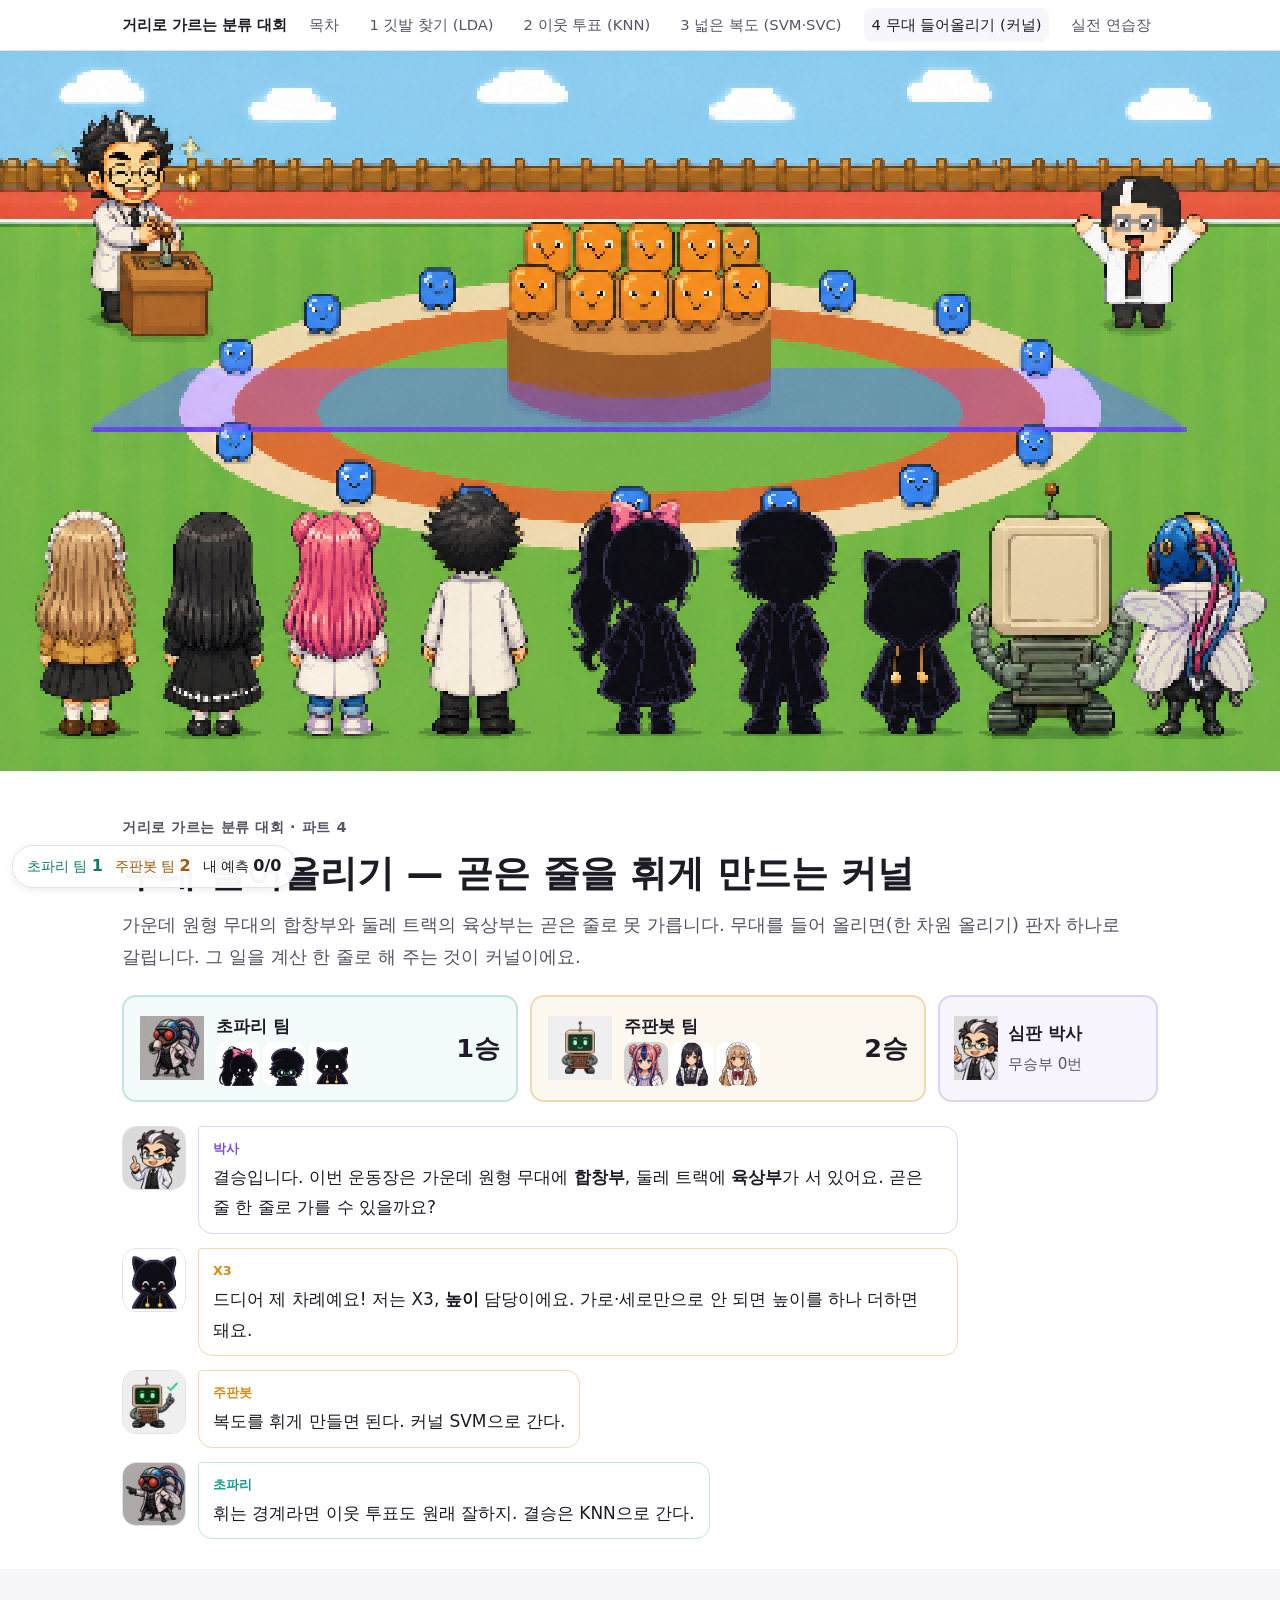
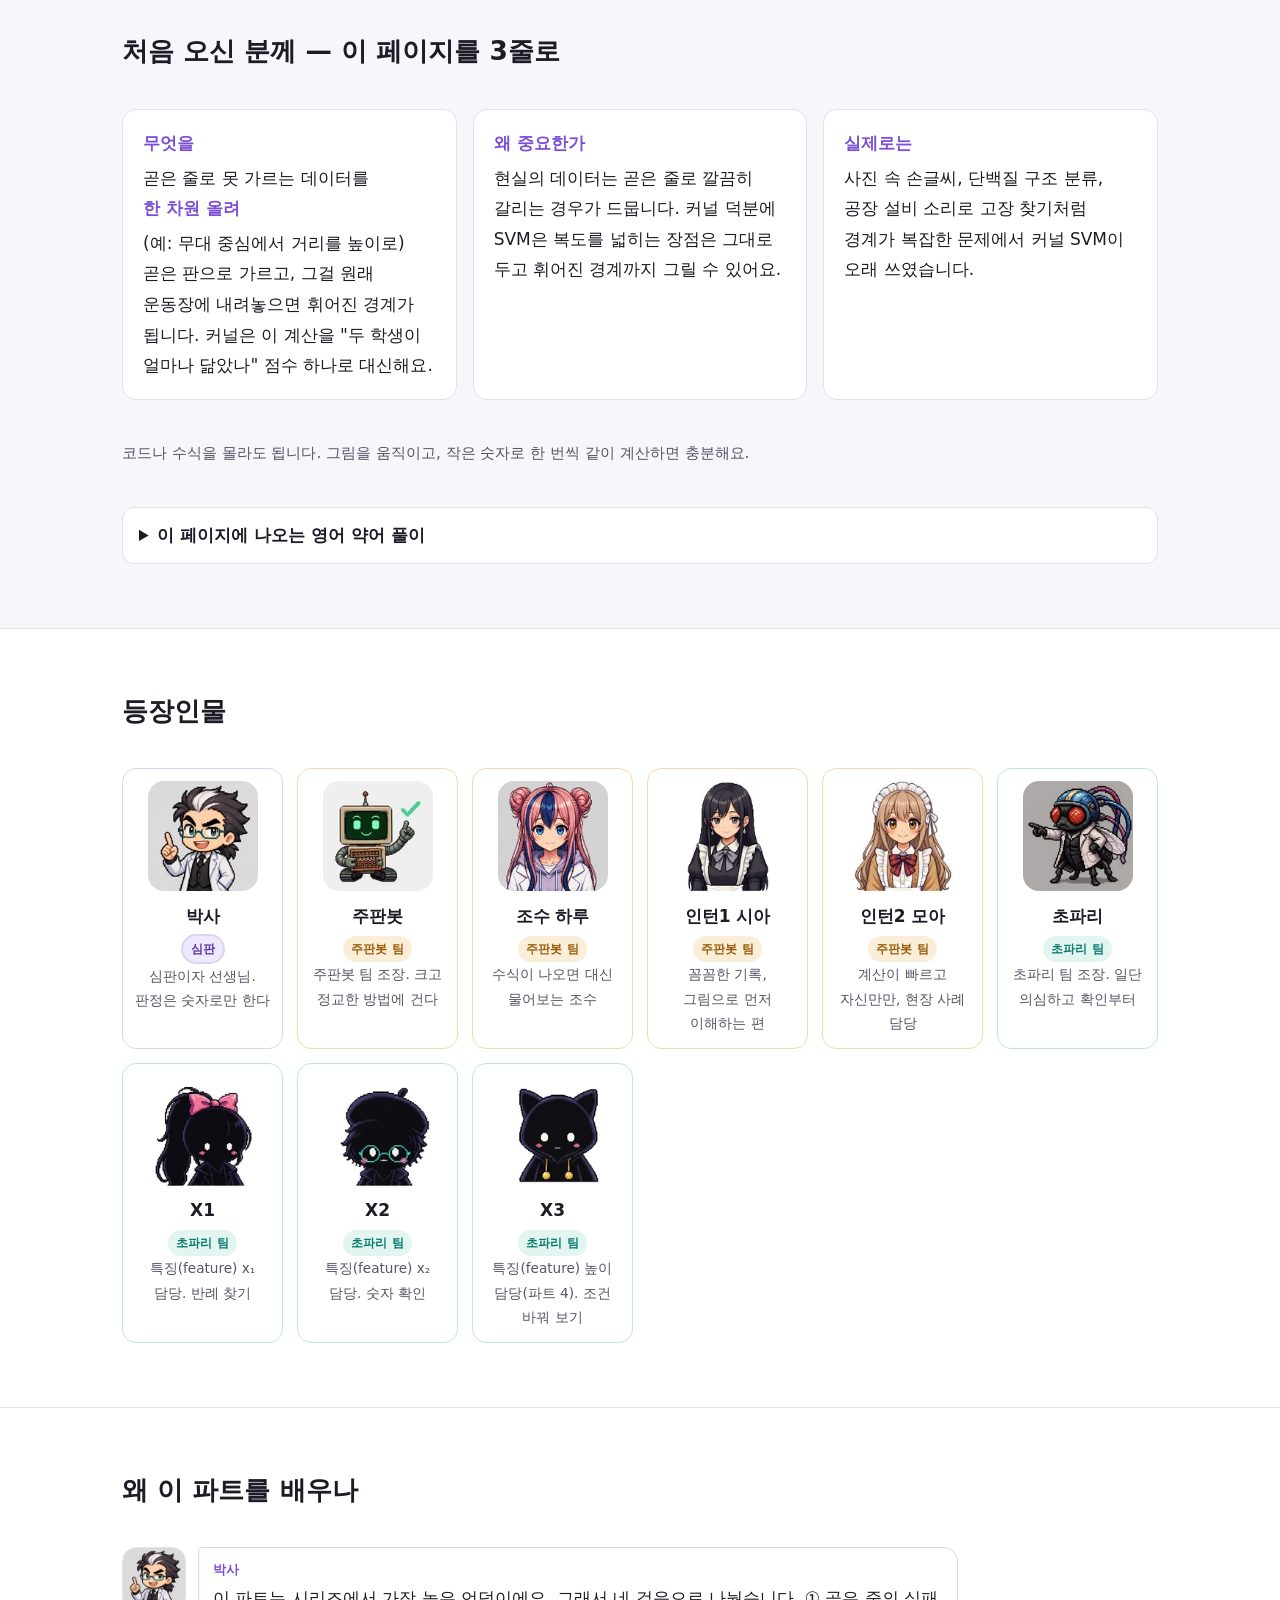
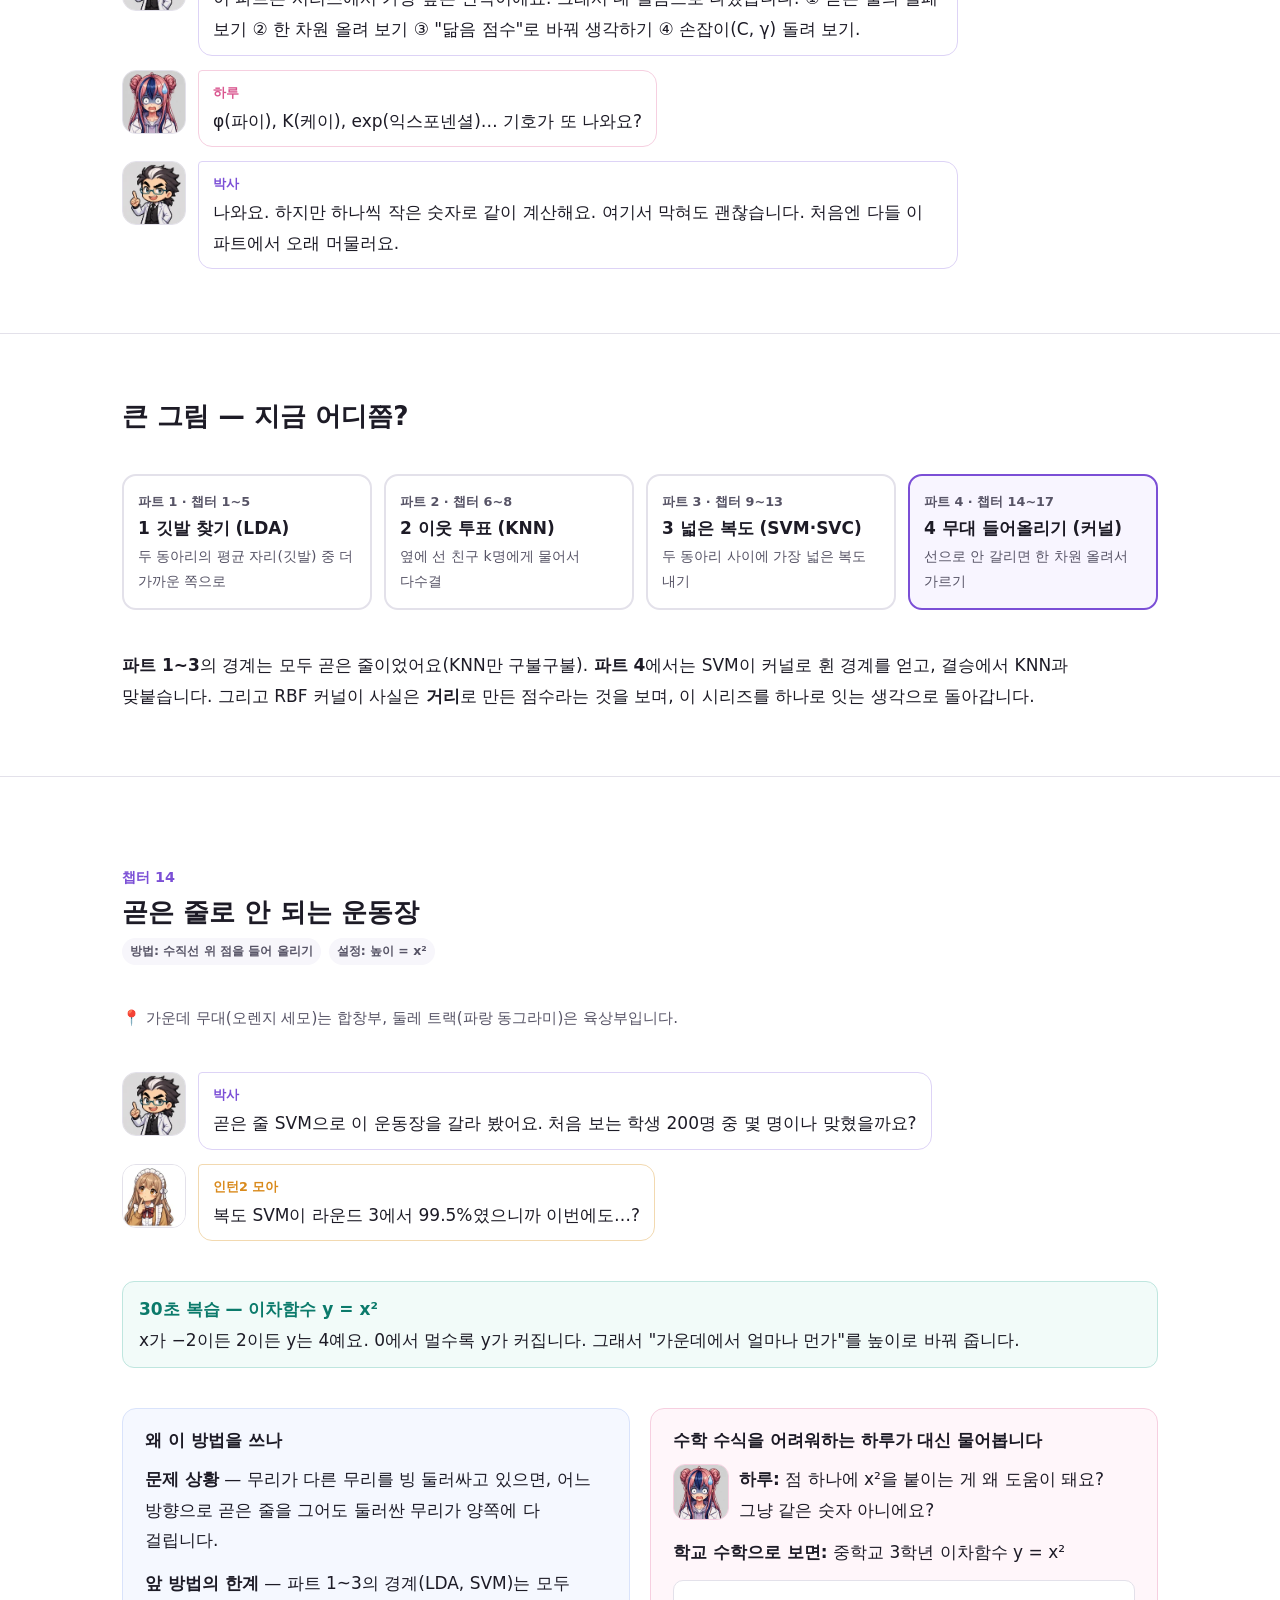
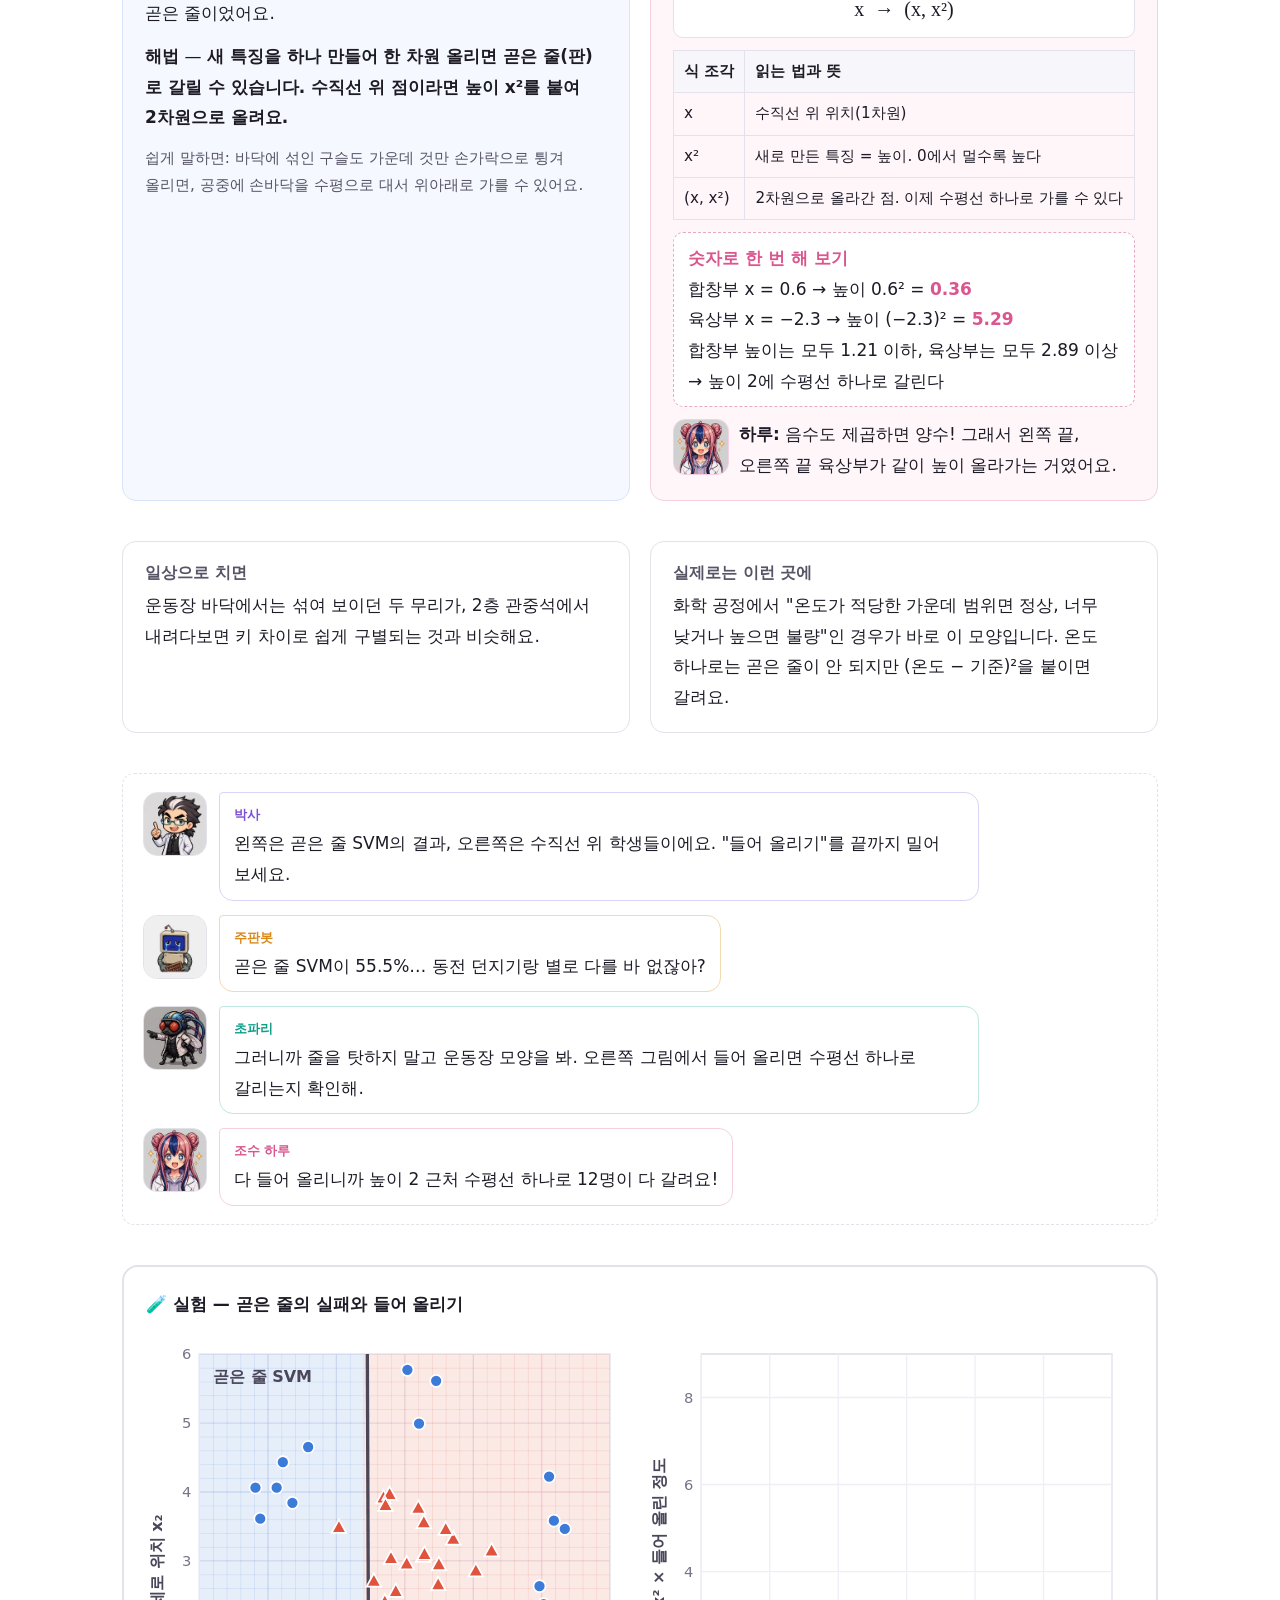
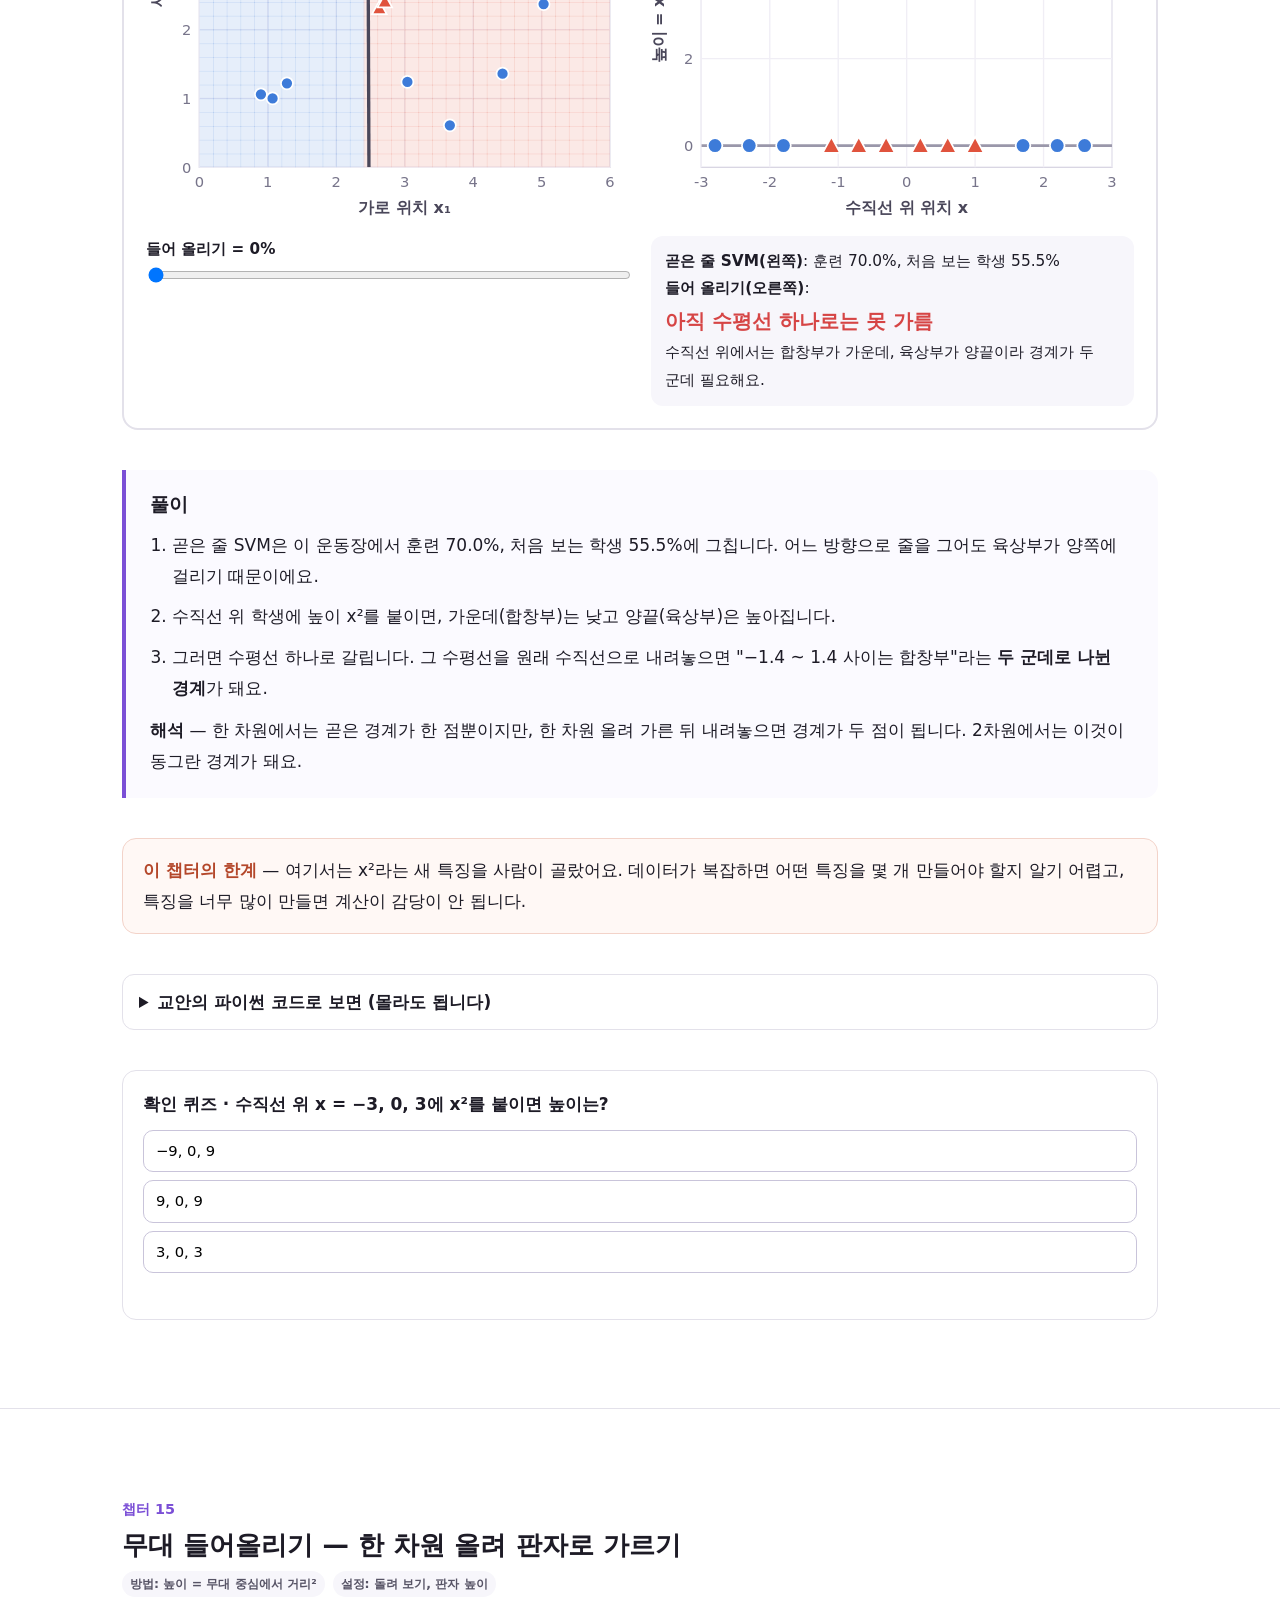
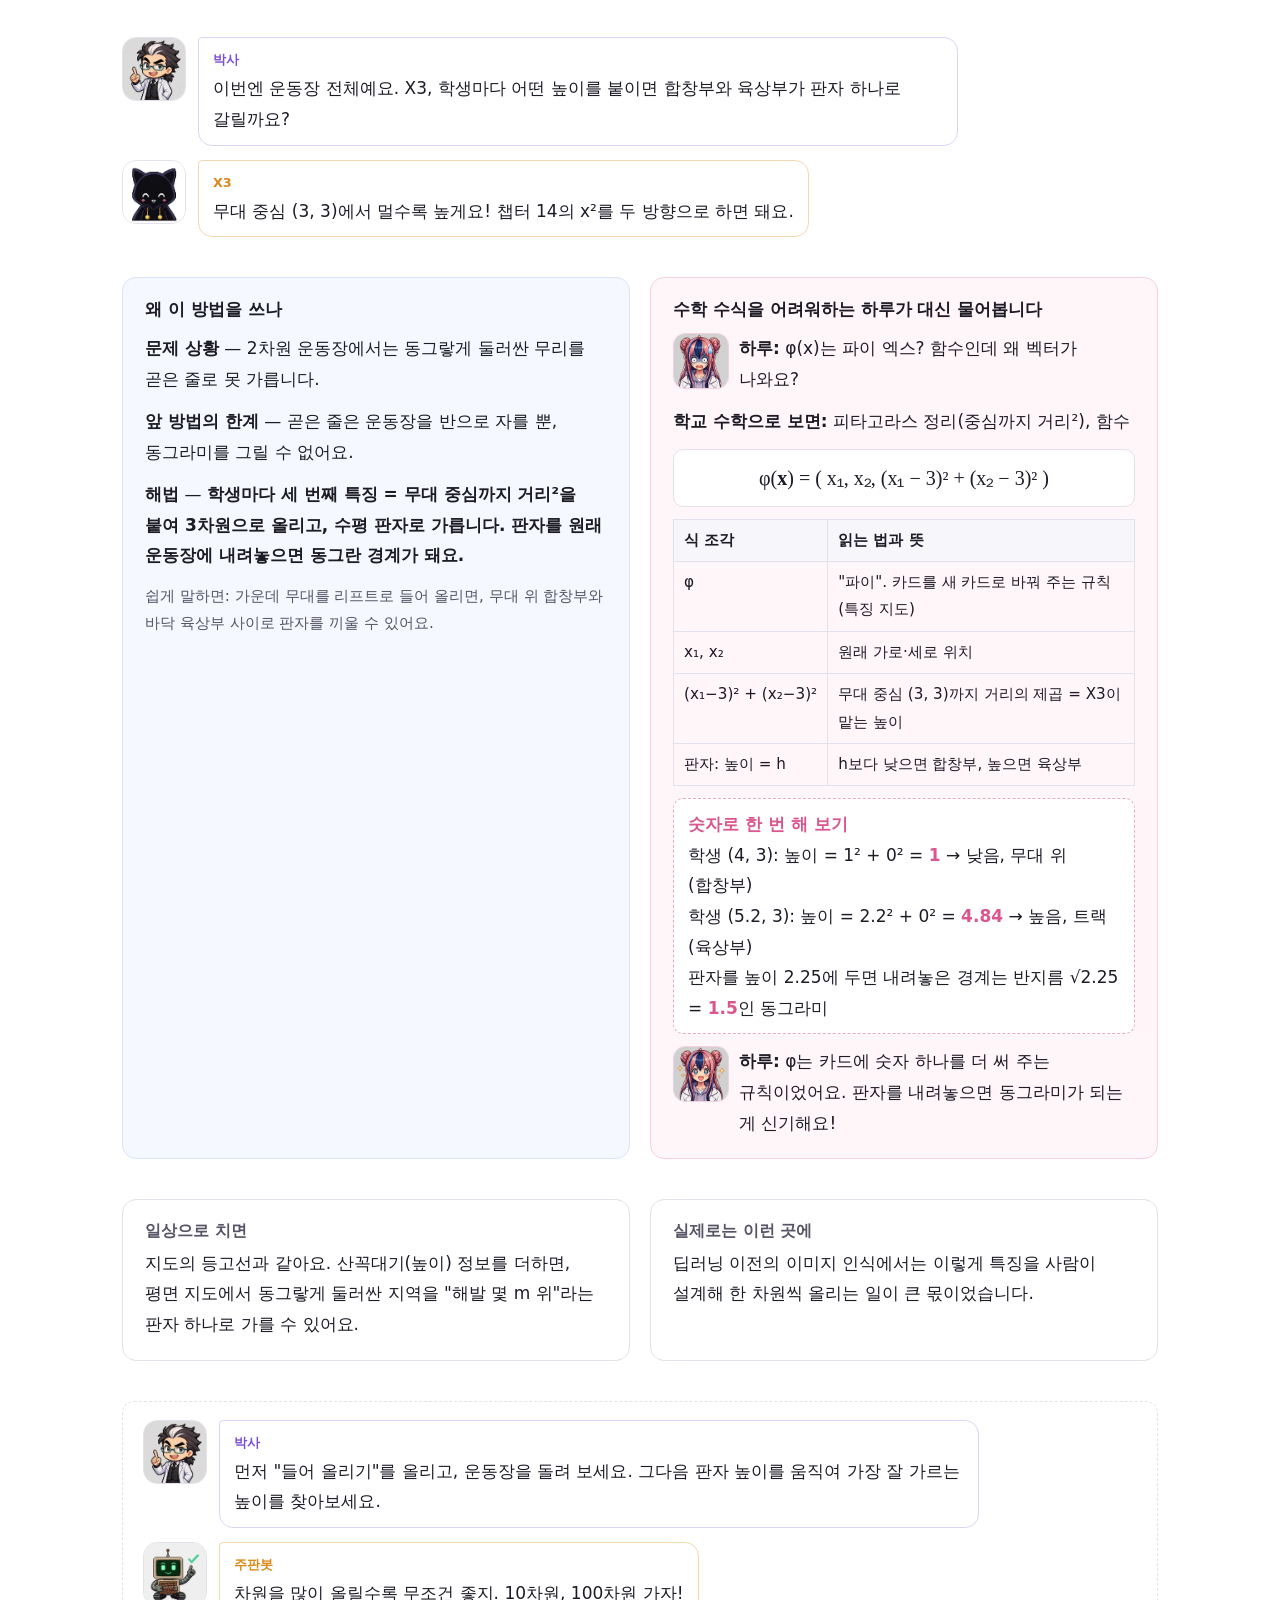
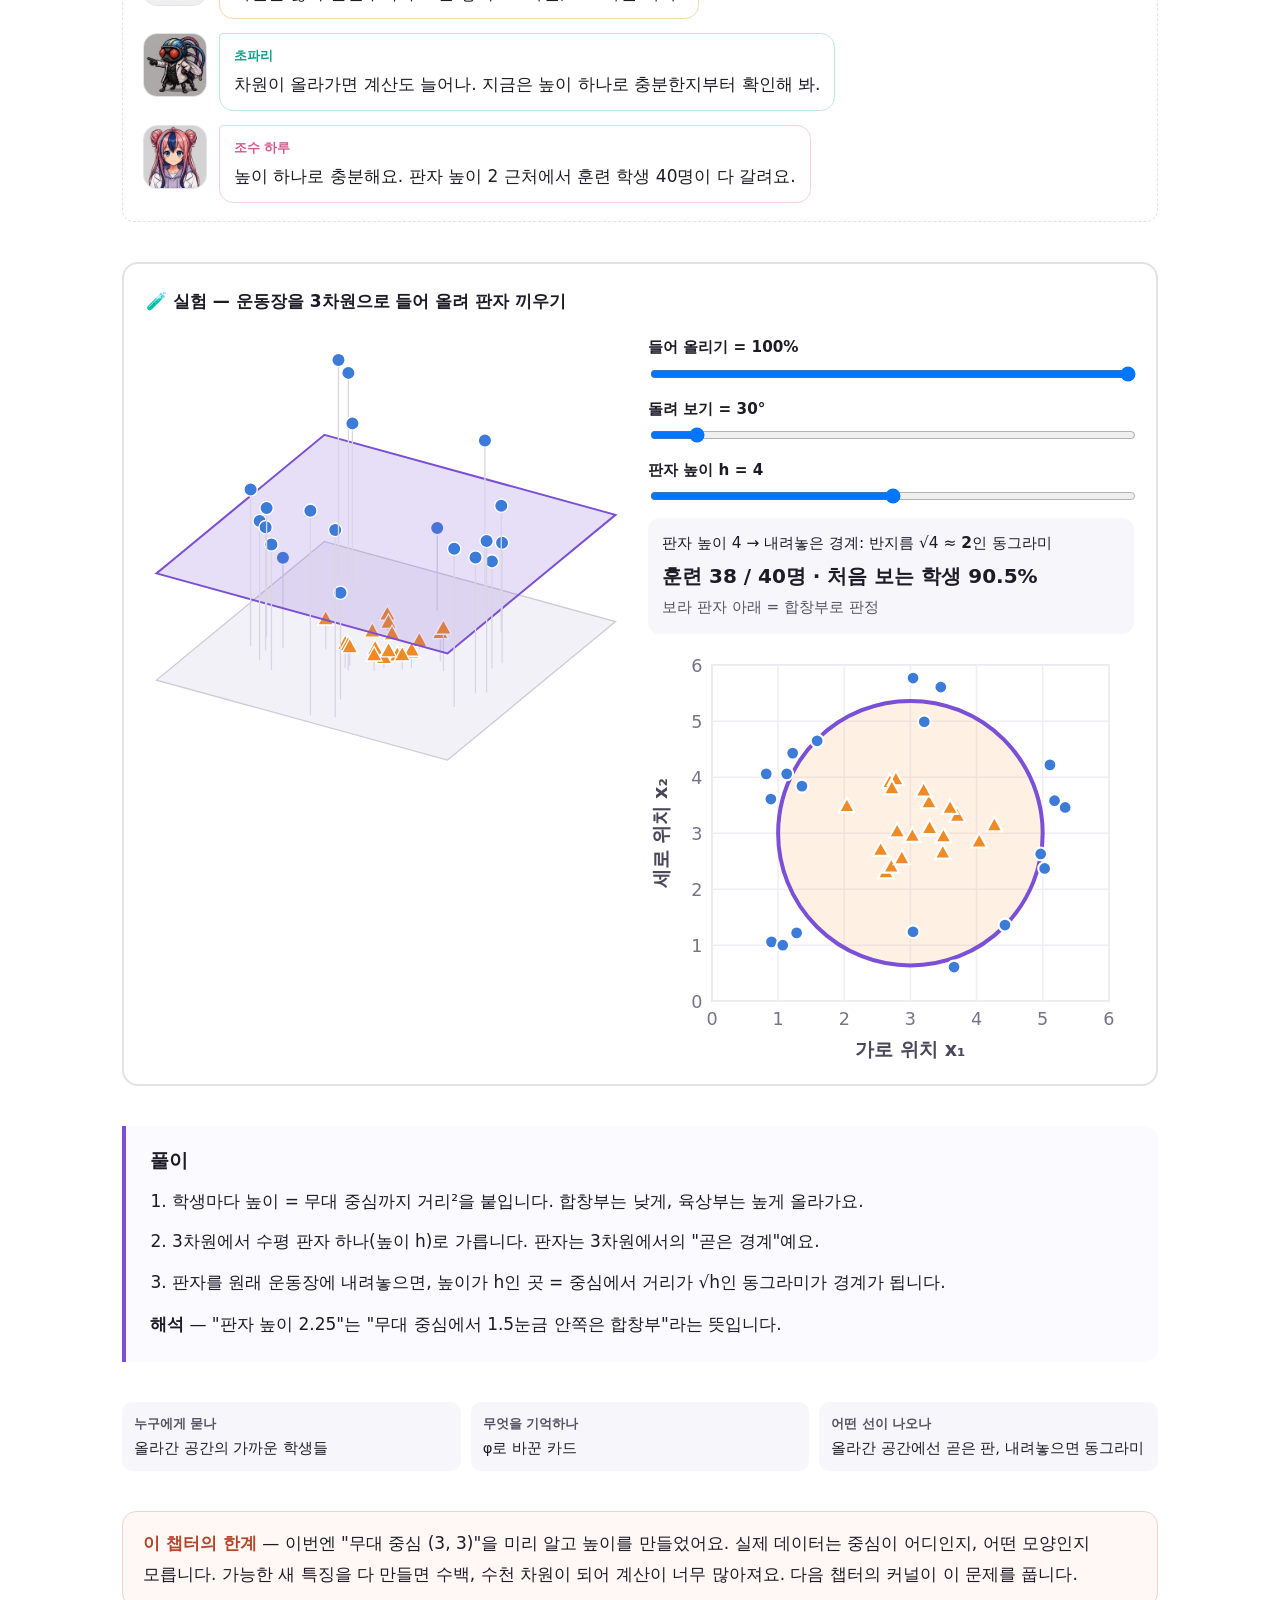
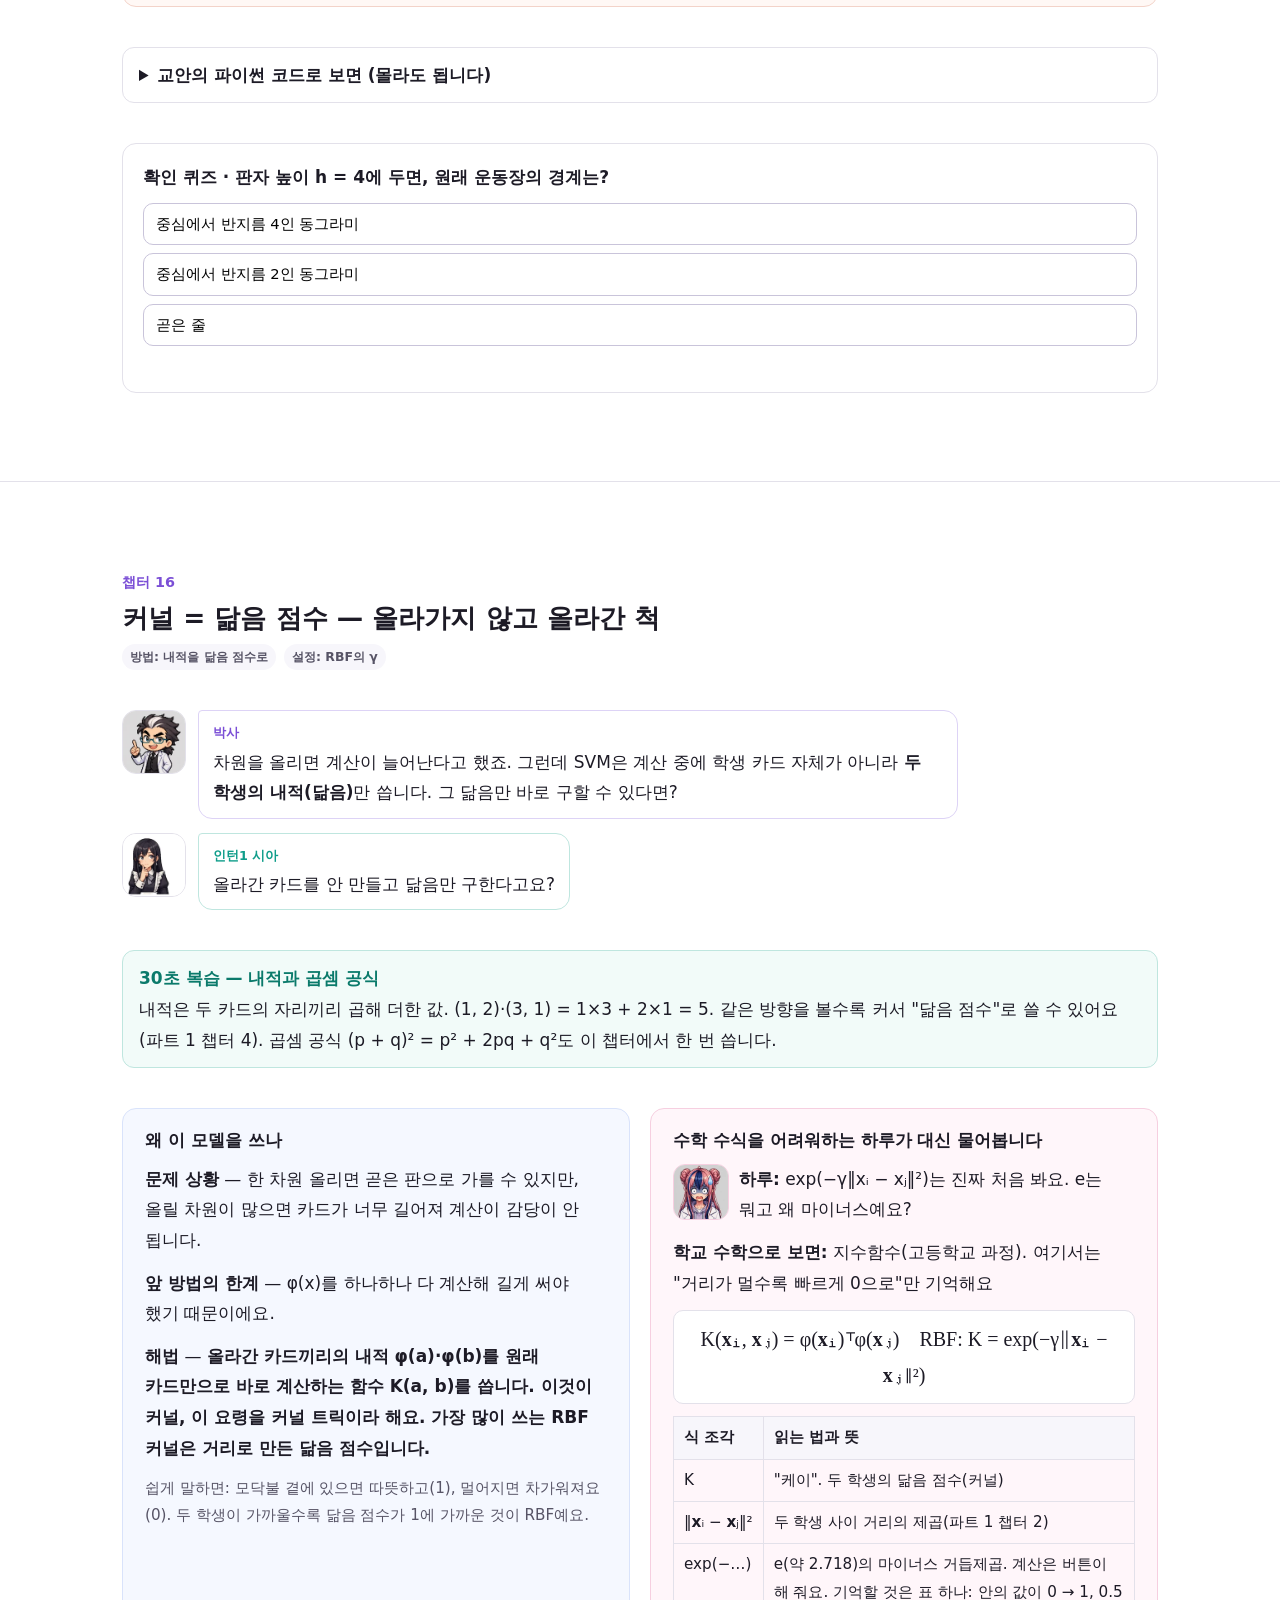
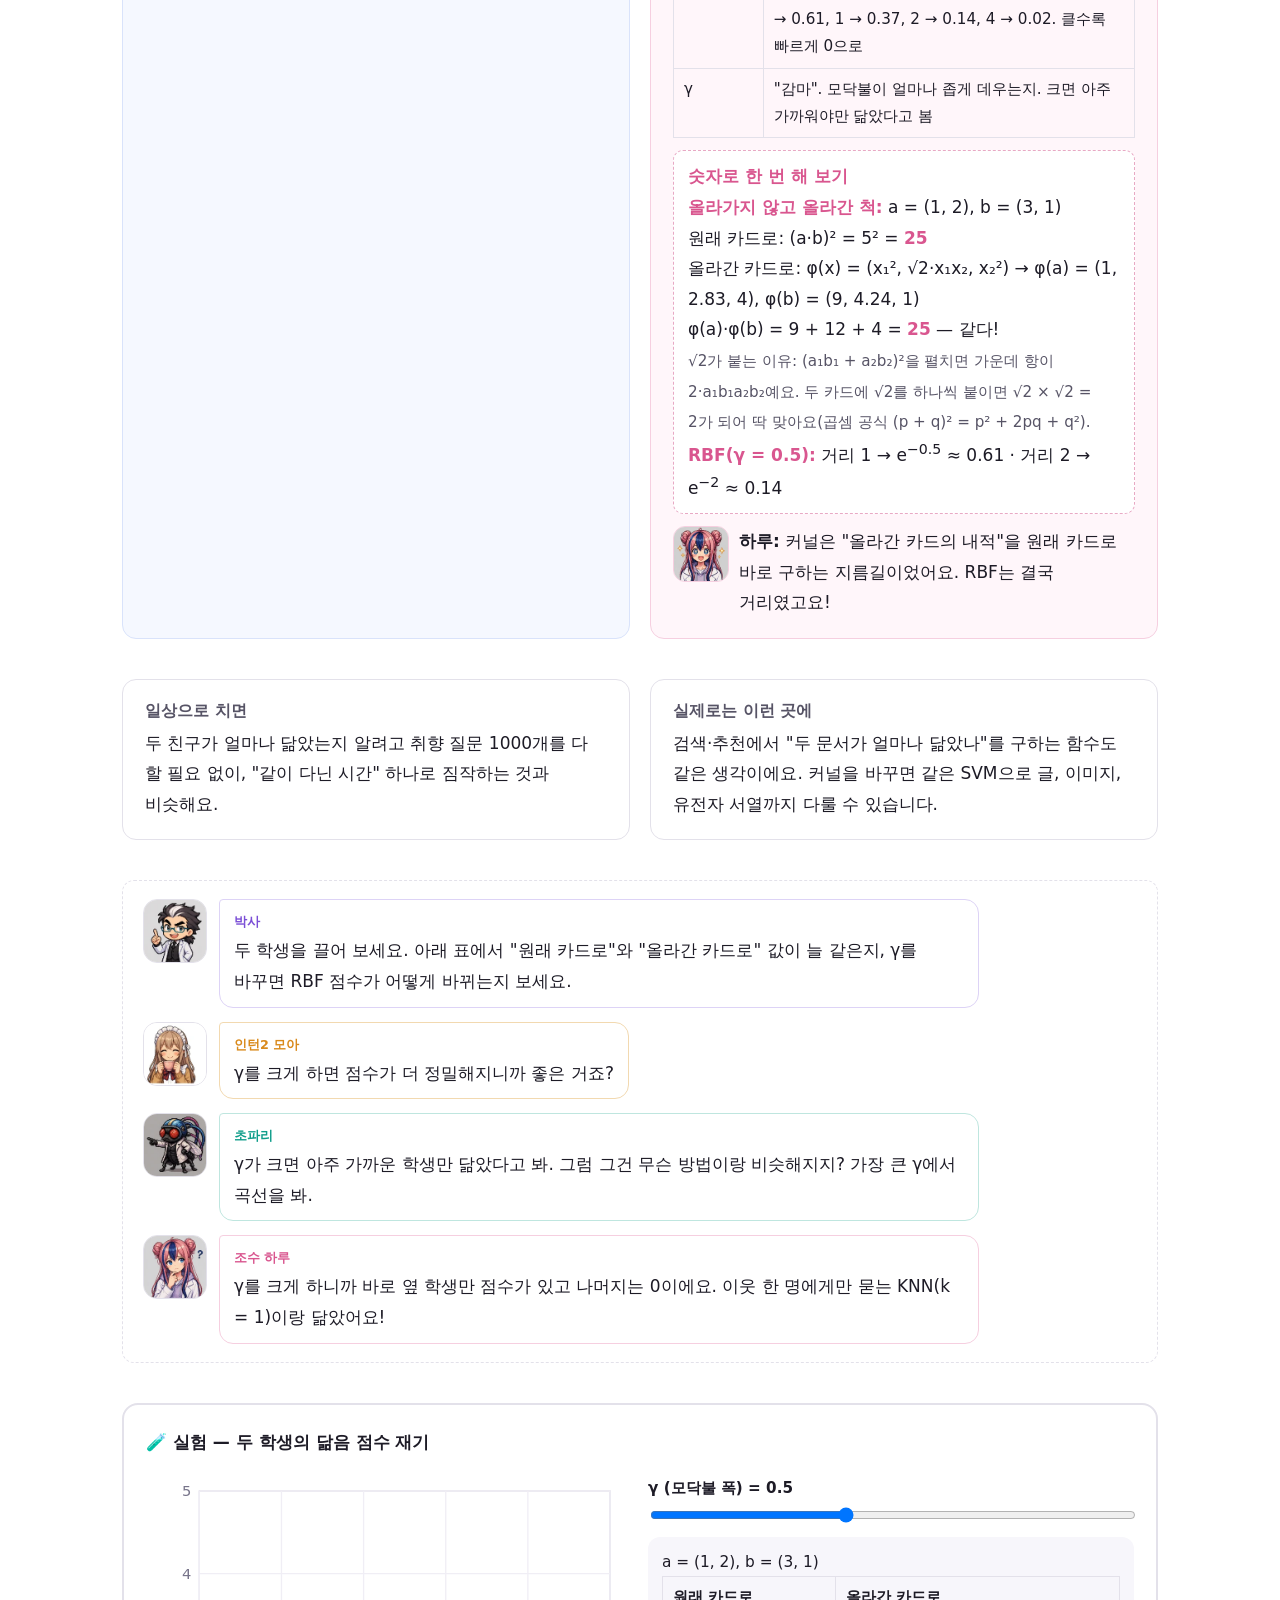
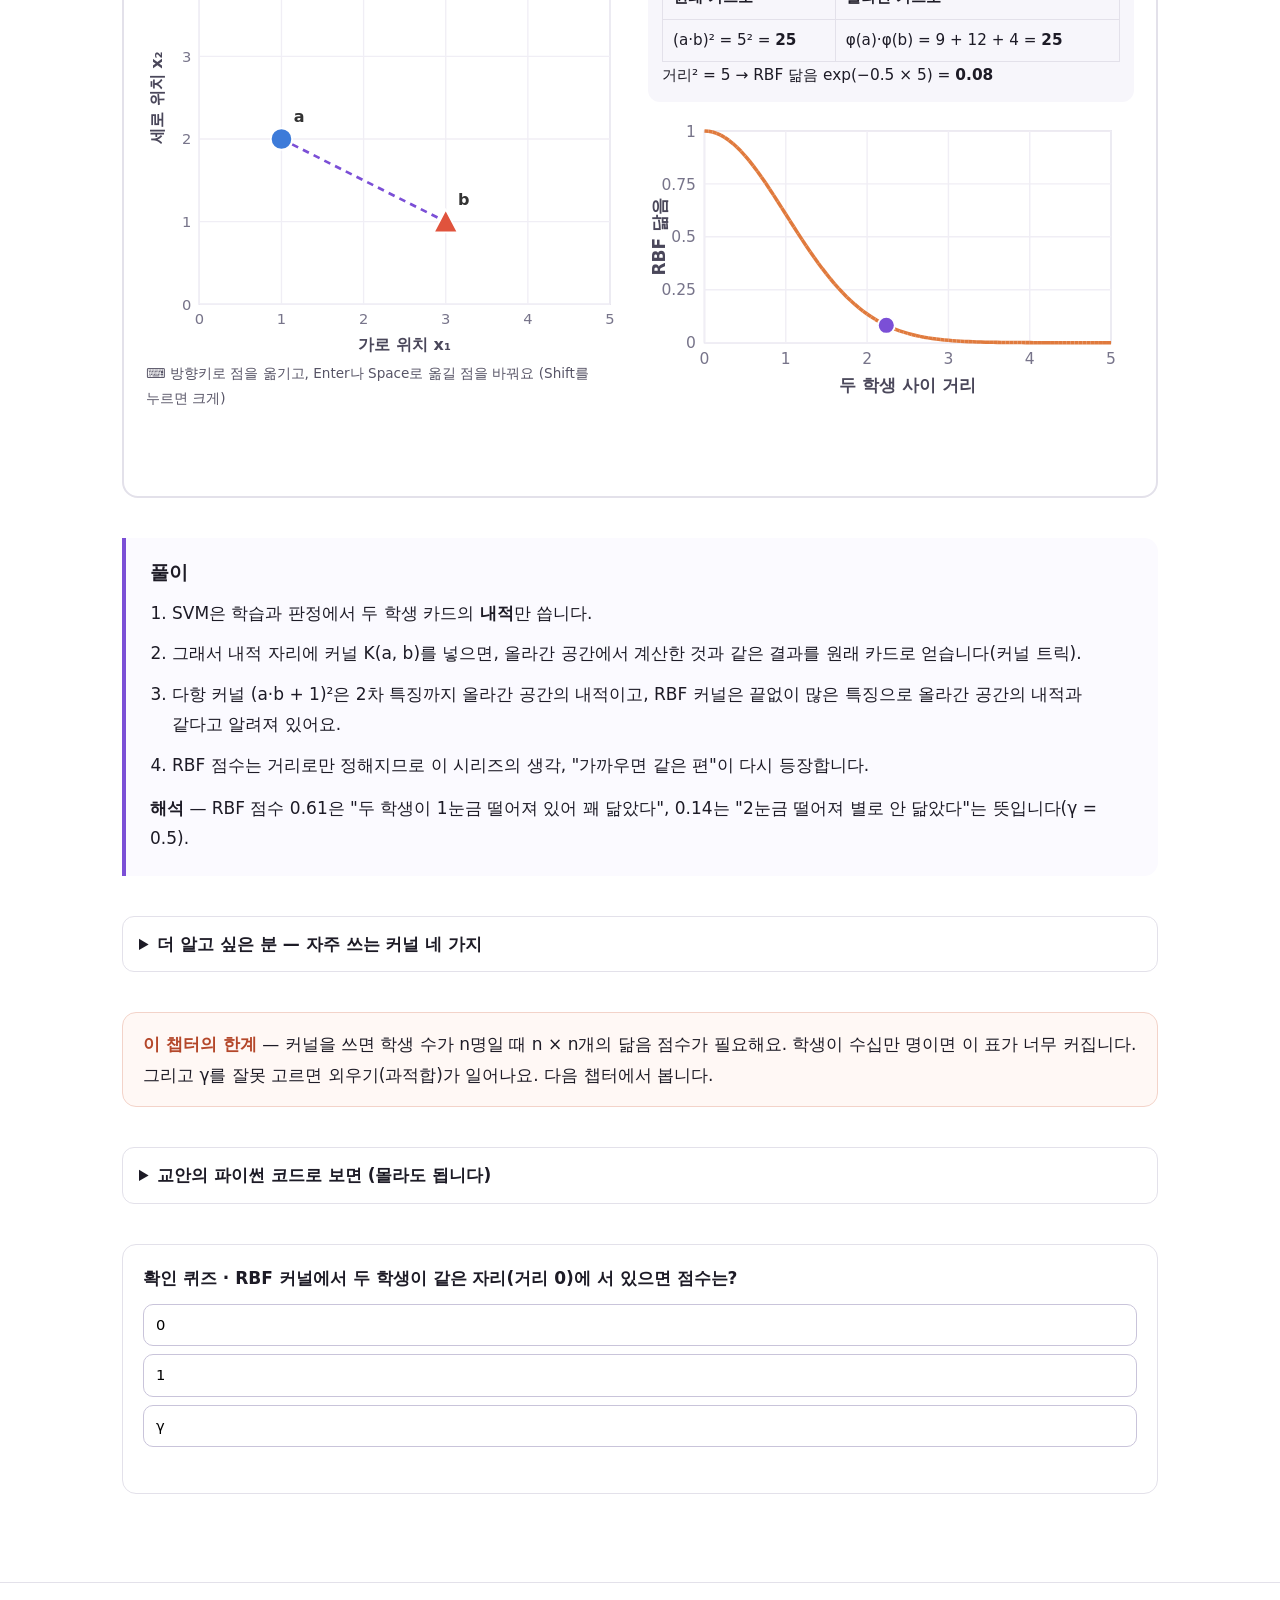
<file: part4_kernel.html>
<!DOCTYPE html><html lang="ko"><head><meta charset="utf-8"><meta name="viewport" content="width=device-width,initial-scale=1">
<title>무대 들어올리기 — 곧은 줄을 휘게 만드는 커널 · 거리로 가르는 분류 대회</title><meta name="description" content="벡터를 처음 배우는 분을 위한 커널 트릭과 RBF 커널 SVM 해설. 무대 들어올리기, 닮음 점수, 모닥불 온기 비유와 결승 대결."><meta name="author" content="안상선">
<meta property="og:title" content="무대 들어올리기 — 곧은 줄을 휘게 만드는 커널"><meta property="og:description" content="벡터를 처음 배우는 분을 위한 커널 트릭과 RBF 커널 SVM 해설. 무대 들어올리기, 닮음 점수, 모닥불 온기 비유와 결승 대결."><meta property="og:type" content="article">
<meta property="og:image" content="https://adminmrobo.github.io/knn_svc_svm_lab/assets/img/og_part4.webp?v=4d6ec2da"><meta property="og:url" content="https://adminmrobo.github.io/knn_svc_svm_lab/part4_kernel.html"><meta name="twitter:card" content="summary_large_image">
<meta name="citation_title" content="무대 들어올리기 — 곧은 줄을 휘게 만드는 커널"><meta name="citation_author" content="안상선"><meta name="citation_publication_date" content="2026/11/26">
<link rel="stylesheet" href="assets/engine.css?v=2"><script type="application/ld+json">{"@context": "https://schema.org", "@type": "LearningResource", "name": "무대 들어올리기 — 곧은 줄을 휘게 만드는 커널", "description": "벡터를 처음 배우는 분을 위한 커널 트릭과 RBF 커널 SVM 해설. 무대 들어올리기, 닮음 점수, 모닥불 온기 비유와 결승 대결.", "inLanguage": "ko", "educationalLevel": "입문", "creator": {"@type": "Person", "name": "안상선", "url": "https://adminmrobo.github.io/who_am_i/who_am_i.html", "affiliation": "(주)M-Robo 대표"}, "isPartOf": "거리로 가르는 분류 대회", "url": "https://adminmrobo.github.io/knn_svc_svm_lab/part4_kernel.html"}</script></head><body><nav class="topnav" aria-label="시리즈 목차"><div class="wrap"><b>거리로 가르는 분류 대회</b><a href="index.html" class="">목차</a><a href="part1_lda.html" class="">1 깃발 찾기 (LDA)</a><a href="part2_knn.html" class="">2 이웃 투표 (KNN)</a><a href="part3_svm.html" class="">3 넓은 복도 (SVM·SVC)</a><a href="part4_kernel.html" class="on">4 무대 들어올리기 (커널)</a><a href="practice/index.html" class="">실전 연습장</a></div></nav><figure class="cover"><picture><source type="image/webp" srcset="assets/img/cover_part4.webp?v=56e1decc"><img src="assets/img/cover_part4.png?v=4864308b" alt="픽셀아트 운동장 가운데 원형 무대가 들려 올라가 있고, 무대 위 주황 합창부와 둘레 트랙의 파랑 육상부 사이로 보라 판자 하나가 수평으로 지나간다. 앞줄에서 두 팀이 뒷모습으로 지켜본다" width="1920" height="1080"></picture></figure><header class="hero" id="top"><div class="wrap"><div class="kicker">거리로 가르는 분류 대회 · 파트 4</div><h1>무대 들어올리기 — 곧은 줄을 휘게 만드는 커널</h1><p class="sub">가운데 원형 무대의 합창부와 둘레 트랙의 육상부는 곧은 줄로 못 가릅니다. 무대를 들어 올리면(한 차원 올리기) 판자 하나로 갈립니다. 그 일을 계산 한 줄로 해 주는 것이 커널이에요.</p><div class="scoreboard">
<div class="team fly"><img class="px " data-spr="fly:smile" alt="" aria-hidden="true" width="64" height="64"><div><div class="nm">초파리 팀</div><div class="mem"><img class="px " data-spr="x1:smile" alt="" aria-hidden="true" width="64" height="64"><img class="px " data-spr="x2:smile" alt="" aria-hidden="true" width="64" height="64"><img class="px " data-spr="x3:smile" alt="" aria-hidden="true" width="64" height="64"></div></div><div class="pt" title="이긴 라운드">1승</div></div>
<div class="team robo"><img class="px " data-spr="robo:smile" alt="" aria-hidden="true" width="64" height="64"><div><div class="nm">주판봇 팀</div><div class="mem"><img class="px " data-spr="haru:smile" alt="" aria-hidden="true" width="64" height="64"><img class="px " data-spr="sia:smile" alt="" aria-hidden="true" width="64" height="64"><img class="px " data-spr="moa:smile" alt="" aria-hidden="true" width="64" height="64"></div></div><div class="pt" title="이긴 라운드">2승</div></div>
<div class="ref"><img class="px " data-spr="doc:smile" alt="" aria-hidden="true" width="64" height="64"><div><b>심판 박사</b><br><span class="note">무승부 0번</span></div></div></div><div style="margin-top:24px"><div class="dialog"><div class="say doc"><img class="px " data-spr="doc:smile" alt="" aria-hidden="true" width="64" height="64"><div><span class="who">박사</span>결승입니다. 이번 운동장은 가운데 원형 무대에 <b>합창부</b>, 둘레 트랙에 <b>육상부</b>가 서 있어요. 곧은 줄 한 줄로 가를 수 있을까요?</div></div><div class="say x3"><img class="px " data-spr="x3:happy" alt="" aria-hidden="true" width="64" height="64"><div><span class="who">X3</span>드디어 제 차례예요! 저는 X3, <b>높이</b> 담당이에요. 가로·세로만으로 안 되면 높이를 하나 더하면 돼요.</div></div><div class="say robo"><img class="px " data-spr="robo:firm" alt="" aria-hidden="true" width="64" height="64"><div><span class="who">주판봇</span>복도를 휘게 만들면 된다. 커널 SVM으로 간다.</div></div><div class="say fly"><img class="px " data-spr="fly:point" alt="" aria-hidden="true" width="64" height="64"><div><span class="who">초파리</span>휘는 경계라면 이웃 투표도 원래 잘하지. 결승은 KNN으로 간다.</div></div></div></div></div></header><section class="sec" id="plain"><div class="wrap stack"><h2>처음 오신 분께 — 이 페이지를 3줄로</h2>
<div class="three"><div><b>무엇을</b>곧은 줄로 못 가르는 데이터를 <b>한 차원 올려</b>(예: 무대 중심에서 거리를 높이로) 곧은 판으로 가르고, 그걸 원래 운동장에 내려놓으면 휘어진 경계가 됩니다. 커널은 이 계산을 "두 학생이 얼마나 닮았나" 점수 하나로 대신해요.</div><div><b>왜 중요한가</b>현실의 데이터는 곧은 줄로 깔끔히 갈리는 경우가 드뭅니다. 커널 덕분에 SVM은 복도를 넓히는 장점은 그대로 두고 휘어진 경계까지 그릴 수 있어요.</div><div><b>실제로는</b>사진 속 손글씨, 단백질 구조 분류, 공장 설비 소리로 고장 찾기처럼 경계가 복잡한 문제에서 커널 SVM이 오래 쓰였습니다.</div></div>
<p class="note">코드나 수식을 몰라도 됩니다. 그림을 움직이고, 작은 숫자로 한 번씩 같이 계산하면 충분해요.</p>
<details class="abbr"><summary>이 페이지에 나오는 영어 약어 풀이</summary><dl class="abbr"><dt>RBF</dt><dd><b>방사 기저 함수</b> — Radial Basis Function. 거리가 가까울수록 1, 멀수록 0에 가까운 닮음 점수</dd><dt>SVM</dt><dd><b>서포트 벡터 머신</b> — Support Vector Machine. 가장 넓은 복도(여유 폭)로 가르고, 커널로 휘게도 한다</dd><dt>SVC</dt><dd><b>서포트 벡터 분류기</b> — Support Vector Classifier. 조금 봐주는 복도(소프트 마진). 파이썬 도구에서는 SVM 분류기의 이름이기도 하다</dd><dt>KNN</dt><dd><b>k-최근접 이웃</b> — k-Nearest Neighbors. 가장 가까운 k명의 정답으로 투표한다</dd></dl></details></div></section><section class="sec" id="cast"><div class="wrap stack"><h2>등장인물</h2><div class="cast"><div class="c ref"><img class="px " data-spr="doc:smile" alt="" aria-hidden="true" width="64" height="64"><div><b>박사</b></div><span class="tag ref">심판</span><div class="r">심판이자 선생님. 판정은 숫자로만 한다</div></div><div class="c robo"><img class="px " data-spr="robo:firm" alt="" aria-hidden="true" width="64" height="64"><div><b>주판봇</b></div><span class="tag robo">주판봇 팀</span><div class="r">주판봇 팀 조장. 크고 정교한 방법에 건다</div></div><div class="c robo"><img class="px " data-spr="haru:smile" alt="" aria-hidden="true" width="64" height="64"><div><b>조수 하루</b></div><span class="tag robo">주판봇 팀</span><div class="r">수식이 나오면 대신 물어보는 조수</div></div><div class="c robo"><img class="px " data-spr="sia:smile" alt="" aria-hidden="true" width="64" height="64"><div><b>인턴1 시아</b></div><span class="tag robo">주판봇 팀</span><div class="r">꼼꼼한 기록, 그림으로 먼저 이해하는 편</div></div><div class="c robo"><img class="px " data-spr="moa:smile" alt="" aria-hidden="true" width="64" height="64"><div><b>인턴2 모아</b></div><span class="tag robo">주판봇 팀</span><div class="r">계산이 빠르고 자신만만, 현장 사례 담당</div></div><div class="c fly"><img class="px " data-spr="fly:point" alt="" aria-hidden="true" width="64" height="64"><div><b>초파리</b></div><span class="tag fly">초파리 팀</span><div class="r">초파리 팀 조장. 일단 의심하고 확인부터</div></div><div class="c fly"><img class="px " data-spr="x1:smile" alt="" aria-hidden="true" width="64" height="64"><div><b>X1</b></div><span class="tag fly">초파리 팀</span><div class="r">특징(feature) x₁ 담당. 반례 찾기</div></div><div class="c fly"><img class="px " data-spr="x2:smile" alt="" aria-hidden="true" width="64" height="64"><div><b>X2</b></div><span class="tag fly">초파리 팀</span><div class="r">특징(feature) x₂ 담당. 숫자 확인</div></div><div class="c fly"><img class="px " data-spr="x3:smile" alt="" aria-hidden="true" width="64" height="64"><div><b>X3</b></div><span class="tag fly">초파리 팀</span><div class="r">특징(feature) 높이 담당(파트 4). 조건 바꿔 보기</div></div></div></div></section><section class="sec" id="why"><div class="wrap stack"><h2>왜 이 파트를 배우나</h2><div class="dialog">
<div class="say doc"><img class="px" data-spr="doc:smile" alt="" aria-hidden="true"><div><span class="who">박사</span>이 파트는 시리즈에서 가장 높은 언덕이에요. 그래서 네 걸음으로 나눴습니다. ① 곧은 줄의 실패 보기 ② 한 차원 올려 보기 ③ "닮음 점수"로 바꿔 생각하기 ④ 손잡이(C, γ) 돌려 보기.</div></div>
<div class="say haru"><img class="px" data-spr="haru:shock" alt="" aria-hidden="true"><div><span class="who">하루</span>φ(파이), K(케이), exp(익스포넨셜)… 기호가 또 나와요?</div></div>
<div class="say doc"><img class="px" data-spr="doc:smile" alt="" aria-hidden="true"><div><span class="who">박사</span>나와요. 하지만 하나씩 작은 숫자로 같이 계산해요. 여기서 막혀도 괜찮습니다. 처음엔 다들 이 파트에서 오래 머물러요.</div></div></div></div></section><section class="sec" id="map"><div class="wrap stack"><h2>큰 그림 — 지금 어디쯤?</h2><div class="map"><a href="part1_lda.html" class=""><div class="n">파트 1 · 챕터 1~5</div><div class="t">1 깃발 찾기 (LDA)</div><div class="d">두 동아리의 평균 자리(깃발) 중 더 가까운 쪽으로</div></a><a href="part2_knn.html" class=""><div class="n">파트 2 · 챕터 6~8</div><div class="t">2 이웃 투표 (KNN)</div><div class="d">옆에 선 친구 k명에게 물어서 다수결</div></a><a href="part3_svm.html" class=""><div class="n">파트 3 · 챕터 9~13</div><div class="t">3 넓은 복도 (SVM·SVC)</div><div class="d">두 동아리 사이에 가장 넓은 복도 내기</div></a><a href="part4_kernel.html" class="here"><div class="n">파트 4 · 챕터 14~17</div><div class="t">4 무대 들어올리기 (커널)</div><div class="d">선으로 안 갈리면 한 차원 올려서 가르기</div></a></div><p><b>파트 1~3</b>의 경계는 모두 곧은 줄이었어요(KNN만 구불구불). <b>파트 4</b>에서는 SVM이 커널로 휜 경계를 얻고, 결승에서 KNN과 맞붙습니다. 그리고 RBF 커널이 사실은 <b>거리</b>로 만든 점수라는 것을 보며, 이 시리즈를 하나로 잇는 생각으로 돌아갑니다.</p></div></section><section class="level" id="ch14"><div class="wrap stack"><div class="lvhead"><div class="num">챕터 14</div><h2>곧은 줄로 안 되는 운동장</h2><div class="tags"><span class="tag">방법: 수직선 위 점을 들어 올리기</span><span class="tag">설정: 높이 = x²</span></div></div><p class="note">📍 가운데 무대(오렌지 세모)는 합창부, 둘레 트랙(파랑 동그라미)은 육상부입니다.</p><div class="dialog"><div class="say doc"><img class="px " data-spr="doc:smile" alt="" aria-hidden="true" width="64" height="64"><div><span class="who">박사</span>곧은 줄 SVM으로 이 운동장을 갈라 봤어요. 처음 보는 학생 200명 중 몇 명이나 맞혔을까요?</div></div><div class="say moa"><img class="px " data-spr="moa:think" alt="" aria-hidden="true" width="64" height="64"><div><span class="who">인턴2 모아</span>복도 SVM이 라운드 3에서 99.5%였으니까 이번에도…?</div></div></div><div class="review"><b>30초 복습 — 이차함수 y = x²</b><br>x가 −2이든 2이든 y는 4예요. 0에서 멀수록 y가 커집니다. 그래서 "가운데에서 얼마나 먼가"를 높이로 바꿔 줍니다.</div><div class="easy"><div class="ez-why"><h3>왜 이 방법을 쓰나</h3>
<p><b>문제 상황</b> — 무리가 다른 무리를 빙 둘러싸고 있으면, 어느 방향으로 곧은 줄을 그어도 둘러싼 무리가 양쪽에 다 걸립니다.</p><p><b>앞 방법의 한계</b> — 파트 1~3의 경계(LDA, SVM)는 모두 곧은 줄이었어요.</p><p><b>해법</b> — <b><b>새 특징을 하나 만들어 한 차원 올리면</b> 곧은 줄(판)로 갈릴 수 있습니다. 수직선 위 점이라면 높이 x²를 붙여 2차원으로 올려요.</b></p><p class="note">쉽게 말하면: 바닥에 섞인 구슬도 가운데 것만 손가락으로 튕겨 올리면, 공중에 손바닥을 수평으로 대서 위아래로 가를 수 있어요.</p></div><div class="ez-math"><h3>수학 수식을 어려워하는 하루가 대신 물어봅니다</h3>
<div class="ask"><img class="px " data-spr="haru:shock" alt="" aria-hidden="true" width="64" height="64"><p><b>하루:</b> 점 하나에 x²을 붙이는 게 왜 도움이 돼요? 그냥 같은 숫자 아니에요?</p></div>
<p><b>학교 수학으로 보면:</b> 중학교 3학년 이차함수 y = x²</p>
<div class="eqn">x &nbsp;→&nbsp; (x, x²)</div>
<div class="tbl"><table><tr><th>식 조각</th><th>읽는 법과 뜻</th></tr><tr><td class="eqc">x</td><td>수직선 위 위치(1차원)</td></tr><tr><td class="eqc">x²</td><td>새로 만든 특징 = 높이. 0에서 멀수록 높다</td></tr><tr><td class="eqc">(x, x²)</td><td>2차원으로 올라간 점. 이제 수평선 하나로 가를 수 있다</td></tr></table></div>
<div class="try"><b>숫자로 한 번 해 보기</b><br>합창부 x = 0.6 → 높이 0.6² = <b>0.36</b><br>육상부 x = −2.3 → 높이 (−2.3)² = <b>5.29</b><br>합창부 높이는 모두 1.21 이하, 육상부는 모두 2.89 이상 → 높이 2에 수평선 하나로 갈린다</div>
<div class="ask"><img class="px " data-spr="haru:spark" alt="" aria-hidden="true" width="64" height="64"><p><b>하루:</b> 음수도 제곱하면 양수! 그래서 왼쪽 끝, 오른쪽 끝 육상부가 같이 높이 올라가는 거였어요.</p></div></div></div><div class="pair"><div><h3>일상으로 치면</h3>운동장 바닥에서는 섞여 보이던 두 무리가, 2층 관중석에서 내려다보면 키 차이로 쉽게 구별되는 것과 비슷해요.</div><div><h3>실제로는 이런 곳에</h3>화학 공정에서 "온도가 적당한 가운데 범위면 정상, 너무 낮거나 높으면 불량"인 경우가 바로 이 모양입니다. 온도 하나로는 곧은 줄이 안 되지만 (온도 − 기준)²을 붙이면 갈려요.</div></div><div class="dialog lvtalk"><div class="say doc"><img class="px " data-spr="doc:smile" alt="" aria-hidden="true" width="64" height="64"><div><span class="who">박사</span>왼쪽은 곧은 줄 SVM의 결과, 오른쪽은 수직선 위 학생들이에요. "들어 올리기"를 끝까지 밀어 보세요.</div></div><div class="say robo"><img class="px " data-spr="robo:sad" alt="" aria-hidden="true" width="64" height="64"><div><span class="who">주판봇</span>곧은 줄 SVM이 55.5%… 동전 던지기랑 별로 다를 바 없잖아?</div></div><div class="say fly"><img class="px " data-spr="fly:point" alt="" aria-hidden="true" width="64" height="64"><div><span class="who">초파리</span>그러니까 줄을 탓하지 말고 운동장 모양을 봐. 오른쪽 그림에서 들어 올리면 수평선 하나로 갈리는지 확인해.</div></div><div class="say haru"><img class="px " data-spr="haru:spark" alt="" aria-hidden="true" width="64" height="64"><div><span class="who">조수 하루</span>다 들어 올리니까 높이 2 근처 수평선 하나로 12명이 다 갈려요!</div></div></div><div class="panel" id="ch14-panel"><div class="ptitle">🧪 실험 — 곧은 줄의 실패와 들어 올리기</div><div class="row"><div class="plot" id="p14a"></div><div class="plot" id="p14b"></div></div><div class="row"><div class="ctrl"><label>들어 올리기 = <span id="v14"></span>%<input type="range" id="s14" min="0" max="100" step="5" value="0"></label></div><div class="ctrl"><div class="read" id="r14"></div></div></div></div><div class="explain"><h3>풀이</h3><ol><li>곧은 줄 SVM은 이 운동장에서 훈련 70.0%, 처음 보는 학생 55.5%에 그칩니다. 어느 방향으로 줄을 그어도 육상부가 양쪽에 걸리기 때문이에요.</li><li>수직선 위 학생에 높이 x²를 붙이면, 가운데(합창부)는 낮고 양끝(육상부)은 높아집니다.</li><li>그러면 수평선 하나로 갈립니다. 그 수평선을 원래 수직선으로 내려놓으면 "−1.4 ~ 1.4 사이는 합창부"라는 <b>두 군데로 나뉜 경계</b>가 돼요.</li></ol><p><b>해석</b> — 한 차원에서는 곧은 경계가 한 점뿐이지만, 한 차원 올려 가른 뒤 내려놓으면 경계가 두 점이 됩니다. 2차원에서는 이것이 동그란 경계가 돼요.</p></div><div class="limit"><b>이 챕터의 한계</b> — 여기서는 x²라는 새 특징을 사람이 골랐어요. 데이터가 복잡하면 어떤 특징을 몇 개 만들어야 할지 알기 어렵고, 특징을 너무 많이 만들면 계산이 감당이 안 됩니다.</div><details class="code"><summary>교안의 파이썬 코드로 보면 (몰라도 됩니다)</summary><dl class="codemap"><dt>X_new = np.c_[x, x**2]</dt><dd>특징 x 옆에 x²를 붙여 2차원으로</dd><dt>SVC(kernel=&quot;linear&quot;).fit(X_new, y)</dt><dd>올라간 공간에서 곧은 줄 SVM</dd></dl></details><div class="quiz" id="ch14-quiz" data-ans="1" data-ok="음수를 제곱하면 양수라 −3과 3이 같은 높이 9가 돼요." data-no="(−3)² = (−3) × (−3)이에요. 음수 곱하기 음수는?"><div class="q">확인 퀴즈 · 수직선 위 x = −3, 0, 3에 x²를 붙이면 높이는?</div><div class="opts"><button type="button">−9, 0, 9</button><button type="button">9, 0, 9</button><button type="button">3, 0, 3</button></div><div class="fb" aria-live="polite"></div></div></div></section><section class="level" id="ch15"><div class="wrap stack"><div class="lvhead"><div class="num">챕터 15</div><h2>무대 들어올리기 — 한 차원 올려 판자로 가르기</h2><div class="tags"><span class="tag">방법: 높이 = 무대 중심에서 거리²</span><span class="tag">설정: 돌려 보기, 판자 높이</span></div></div><div class="dialog"><div class="say doc"><img class="px " data-spr="doc:smile" alt="" aria-hidden="true" width="64" height="64"><div><span class="who">박사</span>이번엔 운동장 전체예요. X3, 학생마다 어떤 높이를 붙이면 합창부와 육상부가 판자 하나로 갈릴까요?</div></div><div class="say x3"><img class="px " data-spr="x3:happy" alt="" aria-hidden="true" width="64" height="64"><div><span class="who">X3</span>무대 중심 (3, 3)에서 멀수록 높게요! 챕터 14의 x²를 두 방향으로 하면 돼요.</div></div></div><div class="easy"><div class="ez-why"><h3>왜 이 방법을 쓰나</h3>
<p><b>문제 상황</b> — 2차원 운동장에서는 동그랗게 둘러싼 무리를 곧은 줄로 못 가릅니다.</p><p><b>앞 방법의 한계</b> — 곧은 줄은 운동장을 반으로 자를 뿐, 동그라미를 그릴 수 없어요.</p><p><b>해법</b> — <b>학생마다 <b>세 번째 특징 = 무대 중심까지 거리²</b>을 붙여 3차원으로 올리고, <b>수평 판자</b>로 가릅니다. 판자를 원래 운동장에 내려놓으면 <b>동그란 경계</b>가 돼요.</b></p><p class="note">쉽게 말하면: 가운데 무대를 리프트로 들어 올리면, 무대 위 합창부와 바닥 육상부 사이로 판자를 끼울 수 있어요.</p></div><div class="ez-math"><h3>수학 수식을 어려워하는 하루가 대신 물어봅니다</h3>
<div class="ask"><img class="px " data-spr="haru:shock" alt="" aria-hidden="true" width="64" height="64"><p><b>하루:</b> φ(x)는 파이 엑스? 함수인데 왜 벡터가 나와요?</p></div>
<p><b>학교 수학으로 보면:</b> 피타고라스 정리(중심까지 거리²), 함수</p>
<div class="eqn">φ(<b>x</b>) = ( x₁, x₂, (x₁ − 3)² + (x₂ − 3)² )</div>
<div class="tbl"><table><tr><th>식 조각</th><th>읽는 법과 뜻</th></tr><tr><td class="eqc">φ</td><td>"파이". 카드를 새 카드로 바꿔 주는 규칙(특징 지도)</td></tr><tr><td class="eqc">x₁, x₂</td><td>원래 가로·세로 위치</td></tr><tr><td class="eqc">(x₁−3)² + (x₂−3)²</td><td>무대 중심 (3, 3)까지 거리의 제곱 = X3이 맡는 높이</td></tr><tr><td class="eqc">판자: 높이 = h</td><td>h보다 낮으면 합창부, 높으면 육상부</td></tr></table></div>
<div class="try"><b>숫자로 한 번 해 보기</b><br>학생 (4, 3): 높이 = 1² + 0² = <b>1</b> → 낮음, 무대 위(합창부)<br>학생 (5.2, 3): 높이 = 2.2² + 0² = <b>4.84</b> → 높음, 트랙(육상부)<br>판자를 높이 2.25에 두면 내려놓은 경계는 반지름 √2.25 = <b>1.5</b>인 동그라미</div>
<div class="ask"><img class="px " data-spr="haru:spark" alt="" aria-hidden="true" width="64" height="64"><p><b>하루:</b> φ는 카드에 숫자 하나를 더 써 주는 규칙이었어요. 판자를 내려놓으면 동그라미가 되는 게 신기해요!</p></div></div></div><div class="pair"><div><h3>일상으로 치면</h3>지도의 등고선과 같아요. 산꼭대기(높이) 정보를 더하면, 평면 지도에서 동그랗게 둘러싼 지역을 "해발 몇 m 위"라는 판자 하나로 가를 수 있어요.</div><div><h3>실제로는 이런 곳에</h3>딥러닝 이전의 이미지 인식에서는 이렇게 특징을 사람이 설계해 한 차원씩 올리는 일이 큰 몫이었습니다.</div></div><div class="dialog lvtalk"><div class="say doc"><img class="px " data-spr="doc:smile" alt="" aria-hidden="true" width="64" height="64"><div><span class="who">박사</span>먼저 "들어 올리기"를 올리고, 운동장을 돌려 보세요. 그다음 판자 높이를 움직여 가장 잘 가르는 높이를 찾아보세요.</div></div><div class="say robo"><img class="px " data-spr="robo:firm" alt="" aria-hidden="true" width="64" height="64"><div><span class="who">주판봇</span>차원을 많이 올릴수록 무조건 좋지. 10차원, 100차원 가자!</div></div><div class="say fly"><img class="px " data-spr="fly:point" alt="" aria-hidden="true" width="64" height="64"><div><span class="who">초파리</span>차원이 올라가면 계산도 늘어나. 지금은 높이 하나로 충분한지부터 확인해 봐.</div></div><div class="say haru"><img class="px " data-spr="haru:smile" alt="" aria-hidden="true" width="64" height="64"><div><span class="who">조수 하루</span>높이 하나로 충분해요. 판자 높이 2 근처에서 훈련 학생 40명이 다 갈려요.</div></div></div><div class="panel" id="ch15-panel"><div class="ptitle">🧪 실험 — 운동장을 3차원으로 들어 올려 판자 끼우기</div><div class="row"><div class="plot" id="p15"></div><div class="ctrl"><label>들어 올리기 = <span id="v15a"></span>%<input type="range" id="s15a" min="0" max="100" step="5" value="100"></label><label>돌려 보기 = <span id="v15b"></span>°<input type="range" id="s15b" min="0" max="360" step="5" value="30"></label><label>판자 높이 h = <span id="v15c"></span><input type="range" id="s15c" min="0" max="8" step="0.25" value="4"></label><div class="read" id="r15"></div><div class="plot" id="p15b"></div></div></div></div><div class="explain"><h3>풀이</h3><ol><li>학생마다 높이 = 무대 중심까지 거리²을 붙입니다. 합창부는 낮게, 육상부는 높게 올라가요.</li><li>3차원에서 수평 판자 하나(높이 h)로 가릅니다. 판자는 3차원에서의 "곧은 경계"예요.</li><li>판자를 원래 운동장에 내려놓으면, 높이가 h인 곳 = 중심에서 거리가 √h인 동그라미가 경계가 됩니다.</li></ol><p><b>해석</b> — "판자 높이 2.25"는 "무대 중심에서 1.5눈금 안쪽은 합창부"라는 뜻입니다.</p></div><div class="three-card"><div><b>누구에게 묻나</b>올라간 공간의 가까운 학생들</div><div><b>무엇을 기억하나</b>φ로 바꾼 카드</div><div><b>어떤 선이 나오나</b>올라간 공간에선 곧은 판, 내려놓으면 동그라미</div></div><div class="limit"><b>이 챕터의 한계</b> — 이번엔 "무대 중심 (3, 3)"을 미리 알고 높이를 만들었어요. 실제 데이터는 중심이 어디인지, 어떤 모양인지 모릅니다. 가능한 새 특징을 다 만들면 수백, 수천 차원이 되어 계산이 너무 많아져요. 다음 챕터의 커널이 이 문제를 풉니다.</div><details class="code"><summary>교안의 파이썬 코드로 보면 (몰라도 됩니다)</summary><dl class="codemap"><dt>z = (X[:,0]-3)**2 + (X[:,1]-3)**2</dt><dd>무대 중심까지 거리² = 새 높이</dd><dt>X3d = np.c_[X, z]</dt><dd>카드에 세 번째 숫자 붙이기</dd></dl></details><div class="quiz" id="ch15-quiz" data-ans="1" data-ok="높이 = 거리²이라 거리 = √4 = 2예요." data-no="높이는 거리의 제곱이에요. 거리² = 4이면 거리는?"><div class="q">확인 퀴즈 · 판자 높이 h = 4에 두면, 원래 운동장의 경계는?</div><div class="opts"><button type="button">중심에서 반지름 4인 동그라미</button><button type="button">중심에서 반지름 2인 동그라미</button><button type="button">곧은 줄</button></div><div class="fb" aria-live="polite"></div></div></div></section><section class="level" id="ch16"><div class="wrap stack"><div class="lvhead"><div class="num">챕터 16</div><h2>커널 = 닮음 점수 — 올라가지 않고 올라간 척</h2><div class="tags"><span class="tag">방법: 내적을 닮음 점수로</span><span class="tag">설정: RBF의 γ</span></div></div><div class="dialog"><div class="say doc"><img class="px " data-spr="doc:smile" alt="" aria-hidden="true" width="64" height="64"><div><span class="who">박사</span>차원을 올리면 계산이 늘어난다고 했죠. 그런데 SVM은 계산 중에 학생 카드 자체가 아니라 <b>두 학생의 내적(닮음)</b>만 씁니다. 그 닮음만 바로 구할 수 있다면?</div></div><div class="say sia"><img class="px " data-spr="sia:think" alt="" aria-hidden="true" width="64" height="64"><div><span class="who">인턴1 시아</span>올라간 카드를 안 만들고 닮음만 구한다고요?</div></div></div><div class="review"><b>30초 복습 — 내적과 곱셈 공식</b><br>내적은 두 카드의 자리끼리 곱해 더한 값. (1, 2)·(3, 1) = 1×3 + 2×1 = 5. 같은 방향을 볼수록 커서 "닮음 점수"로 쓸 수 있어요(파트 1 챕터 4). 곱셈 공식 (p + q)² = p² + 2pq + q²도 이 챕터에서 한 번 씁니다.</div><div class="easy"><div class="ez-why"><h3>왜 이 모델을 쓰나</h3>
<p><b>문제 상황</b> — 한 차원 올리면 곧은 판으로 가를 수 있지만, 올릴 차원이 많으면 카드가 너무 길어져 계산이 감당이 안 됩니다.</p><p><b>앞 방법의 한계</b> — φ(x)를 하나하나 다 계산해 길게 써야 했기 때문이에요.</p><p><b>해법</b> — <b>올라간 카드끼리의 내적 φ(a)·φ(b)를 <b>원래 카드만으로 바로 계산하는 함수 K(a, b)</b>를 씁니다. 이것이 <b>커널</b>, 이 요령을 <b>커널 트릭</b>이라 해요. 가장 많이 쓰는 RBF 커널은 <b>거리</b>로 만든 닮음 점수입니다.</b></p><p class="note">쉽게 말하면: 모닥불 곁에 있으면 따뜻하고(1), 멀어지면 차가워져요(0). 두 학생이 가까울수록 닮음 점수가 1에 가까운 것이 RBF예요.</p></div><div class="ez-math"><h3>수학 수식을 어려워하는 하루가 대신 물어봅니다</h3>
<div class="ask"><img class="px " data-spr="haru:shock" alt="" aria-hidden="true" width="64" height="64"><p><b>하루:</b> exp(−γ‖xᵢ − xⱼ‖²)는 진짜 처음 봐요. e는 뭐고 왜 마이너스예요?</p></div>
<p><b>학교 수학으로 보면:</b> 지수함수(고등학교 과정). 여기서는 "거리가 멀수록 빠르게 0으로"만 기억해요</p>
<div class="eqn">K(<b>x</b>ᵢ, <b>x</b>ⱼ) = φ(<b>x</b>ᵢ)ᵀφ(<b>x</b>ⱼ) &nbsp;&nbsp; RBF: K = exp(−γ‖<b>x</b>ᵢ − <b>x</b>ⱼ‖²)</div>
<div class="tbl"><table><tr><th>식 조각</th><th>읽는 법과 뜻</th></tr><tr><td class="eqc">K</td><td>"케이". 두 학생의 닮음 점수(커널)</td></tr><tr><td class="eqc">‖<b>x</b>ᵢ − <b>x</b>ⱼ‖²</td><td>두 학생 사이 거리의 제곱(파트 1 챕터 2)</td></tr><tr><td class="eqc">exp(−…)</td><td>e(약 2.718)의 마이너스 거듭제곱. 계산은 버튼이 해 줘요. 기억할 것은 표 하나: 안의 값이 0 → 1, 0.5 → 0.61, 1 → 0.37, 2 → 0.14, 4 → 0.02. 클수록 빠르게 0으로</td></tr><tr><td class="eqc">γ</td><td>"감마". 모닥불이 얼마나 좁게 데우는지. 크면 아주 가까워야만 닮았다고 봄</td></tr></table></div>
<div class="try"><b>숫자로 한 번 해 보기</b><br><b>올라가지 않고 올라간 척:</b> a = (1, 2), b = (3, 1)<br>원래 카드로: (a·b)² = 5² = <b>25</b><br>올라간 카드로: φ(x) = (x₁², √2·x₁x₂, x₂²) → φ(a) = (1, 2.83, 4), φ(b) = (9, 4.24, 1)<br>φ(a)·φ(b) = 9 + 12 + 4 = <b>25</b> — 같다!<br><span class="note">√2가 붙는 이유: (a₁b₁ + a₂b₂)²을 펼치면 가운데 항이 2·a₁b₁a₂b₂예요. 두 카드에 √2를 하나씩 붙이면 √2 × √2 = 2가 되어 딱 맞아요(곱셈 공식 (p + q)² = p² + 2pq + q²).</span><br><b>RBF(γ = 0.5):</b> 거리 1 → e<sup>−0.5</sup> ≈ 0.61 · 거리 2 → e<sup>−2</sup> ≈ 0.14</div>
<div class="ask"><img class="px " data-spr="haru:spark" alt="" aria-hidden="true" width="64" height="64"><p><b>하루:</b> 커널은 "올라간 카드의 내적"을 원래 카드로 바로 구하는 지름길이었어요. RBF는 결국 거리였고요!</p></div></div></div><div class="pair"><div><h3>일상으로 치면</h3>두 친구가 얼마나 닮았는지 알려고 취향 질문 1000개를 다 할 필요 없이, "같이 다닌 시간" 하나로 짐작하는 것과 비슷해요.</div><div><h3>실제로는 이런 곳에</h3>검색·추천에서 "두 문서가 얼마나 닮았나"를 구하는 함수도 같은 생각이에요. 커널을 바꾸면 같은 SVM으로 글, 이미지, 유전자 서열까지 다룰 수 있습니다.</div></div><div class="dialog lvtalk"><div class="say doc"><img class="px " data-spr="doc:smile" alt="" aria-hidden="true" width="64" height="64"><div><span class="who">박사</span>두 학생을 끌어 보세요. 아래 표에서 "원래 카드로"와 "올라간 카드로" 값이 늘 같은지, γ를 바꾸면 RBF 점수가 어떻게 바뀌는지 보세요.</div></div><div class="say moa"><img class="px " data-spr="moa:happy" alt="" aria-hidden="true" width="64" height="64"><div><span class="who">인턴2 모아</span>γ를 크게 하면 점수가 더 정밀해지니까 좋은 거죠?</div></div><div class="say fly"><img class="px " data-spr="fly:point" alt="" aria-hidden="true" width="64" height="64"><div><span class="who">초파리</span>γ가 크면 아주 가까운 학생만 닮았다고 봐. 그럼 그건 무슨 방법이랑 비슷해지지? 가장 큰 γ에서 곡선을 봐.</div></div><div class="say haru"><img class="px " data-spr="haru:think" alt="" aria-hidden="true" width="64" height="64"><div><span class="who">조수 하루</span>γ를 크게 하니까 바로 옆 학생만 점수가 있고 나머지는 0이에요. 이웃 한 명에게만 묻는 KNN(k = 1)이랑 닮았어요!</div></div></div><div class="panel" id="ch16-panel"><div class="ptitle">🧪 실험 — 두 학생의 닮음 점수 재기</div><div class="row"><div class="plot" id="p16"></div><div class="ctrl"><label>γ (모닥불 폭) = <span id="v16"></span><input type="range" id="s16" min="0" max="5" step="1" value="2"></label><div class="read" id="r16"></div><div class="plot" id="p16b"></div></div></div></div><div class="explain"><h3>풀이</h3><ol><li>SVM은 학습과 판정에서 두 학생 카드의 <b>내적</b>만 씁니다.</li><li>그래서 내적 자리에 커널 K(a, b)를 넣으면, 올라간 공간에서 계산한 것과 같은 결과를 원래 카드로 얻습니다(커널 트릭).</li><li>다항 커널 (a·b + 1)²은 2차 특징까지 올라간 공간의 내적이고, RBF 커널은 끝없이 많은 특징으로 올라간 공간의 내적과 같다고 알려져 있어요.</li><li>RBF 점수는 거리로만 정해지므로 이 시리즈의 생각, "가까우면 같은 편"이 다시 등장합니다.</li></ol><p><b>해석</b> — RBF 점수 0.61은 "두 학생이 1눈금 떨어져 있어 꽤 닮았다", 0.14는 "2눈금 떨어져 별로 안 닮았다"는 뜻입니다(γ = 0.5).</p></div><details class="more"><summary>더 알고 싶은 분 — 자주 쓰는 커널 네 가지</summary><ul><li><b>선형</b> K = a·b — 올리지 않음(파트 3의 곧은 줄)</li><li><b>다항</b> K = (γ a·b + r)<sup>d</sup> — d차 특징까지 올린 것과 같음</li><li><b>RBF(가우시안)</b> K = exp(−γ‖a − b‖²) — 거리로 만든 닮음, 가장 널리 씀</li><li><b>시그모이드</b> K = tanh(γ a·b + r) — 신경망의 뉴런과 닮은 모양. 늘 올바른 커널 조건을 만족하지는 않아 덜 씀</li></ul><p>SVM이 실제로 푸는 식(쌍대 문제)에는 학생 카드가 늘 xᵢᵀxⱼ 꼴로만 나옵니다. 그래서 그 자리를 K(xᵢ, xⱼ)로 바꾸기만 하면 돼요.</p></details><div class="limit"><b>이 챕터의 한계</b> — 커널을 쓰면 학생 수가 n명일 때 n × n개의 닮음 점수가 필요해요. 학생이 수십만 명이면 이 표가 너무 커집니다. 그리고 γ를 잘못 고르면 외우기(과적합)가 일어나요. 다음 챕터에서 봅니다.</div><details class="code"><summary>교안의 파이썬 코드로 보면 (몰라도 됩니다)</summary><dl class="codemap"><dt>from sklearn.metrics.pairwise import rbf_kernel</dt><dd>RBF 닮음 점수 계산 도구</dd><dt>rbf_kernel([[1, 2]], [[3, 1]], gamma=0.5)</dt><dd>두 학생의 RBF 점수(거리² = 5 → e⁻²·⁵ ≈ 0.08)</dd></dl></details><div class="quiz" id="ch16-quiz" data-ans="1" data-ok="e⁰ = 1이에요. 가장 닮은 경우예요." data-no="거리가 0이면 exp(−γ × 0) = exp(0)이에요. 어떤 수의 0제곱은?"><div class="q">확인 퀴즈 · RBF 커널에서 두 학생이 같은 자리(거리 0)에 서 있으면 점수는?</div><div class="opts"><button type="button">0</button><button type="button">1</button><button type="button">γ</button></div><div class="fb" aria-live="polite"></div></div></div></section><section class="level" id="ch17"><div class="wrap stack"><div class="lvhead"><div class="num">챕터 17</div><h2>커널 SVM의 손잡이 — C와 γ</h2><div class="tags"><span class="tag">방법: 처음 보는 학생으로 고르기</span><span class="tag">설정: 커널, γ, C</span></div></div><div class="dialog"><div class="say doc"><img class="px " data-spr="doc:smile" alt="" aria-hidden="true" width="64" height="64"><div><span class="who">박사</span>이제 RBF 커널 SVM으로 운동장을 갈라 봅니다. 손잡이는 둘, 깐깐함 C와 모닥불 폭 γ예요. 둘을 어떻게 맞춰야 처음 보는 학생을 잘 맞힐까요?</div></div><div class="say robo"><img class="px " data-spr="robo:firm" alt="" aria-hidden="true" width="64" height="64"><div><span class="who">주판봇</span>둘 다 최대로 올리면 되지!</div></div></div><div class="easy"><div class="ez-why"><h3>왜 이 모델을 쓰나</h3>
<p><b>문제 상황</b> — 곧은 줄 SVM은 이 운동장에서 55.5%였어요(챕터 14).</p><p><b>앞 방법의 한계</b> — 곧은 줄로는 동그란 경계를 못 그립니다.</p><p><b>해법</b> — <b>복도 SVM의 내적 자리에 <b>RBF 커널</b>을 넣어 <b>휘는 복도</b>를 만듭니다. 휘는 정도는 <b>γ</b>, 봐주는 정도는 <b>C</b>가 정해요.</b></p><p class="note">쉽게 말하면: 모닥불(서포트 벡터) 몇 개를 운동장에 피워 두고, 합창부 불의 온기가 더 센 곳은 합창부로 보는 거예요.</p></div><div class="ez-math"><h3>수학 수식을 어려워하는 하루가 대신 물어봅니다</h3>
<div class="ask"><img class="px " data-spr="haru:shock" alt="" aria-hidden="true" width="64" height="64"><p><b>하루:</b> 판정 식에 α도 있고 Σ도 있어요. 결국 뭘 더하는 거예요?</p></div>
<p><b>학교 수학으로 보면:</b> 합(Σ), 부호</p>
<div class="eqn">판정 점수 f(<b>x</b>) = Σ<sub>서포트 벡터</sub> αᵢ yᵢ K(<b>x</b>ᵢ, <b>x</b>) + b</div>
<div class="tbl"><table><tr><th>식 조각</th><th>읽는 법과 뜻</th></tr><tr><td class="eqc">K(<b>x</b>ᵢ, <b>x</b>)</td><td>전학생과 서포트 벡터 i의 닮음(모닥불 온기)</td></tr><tr><td class="eqc">yᵢ</td><td>그 서포트 벡터의 편. 합창부 +1, 육상부 −1</td></tr><tr><td class="eqc">αᵢ</td><td>"알파". 그 모닥불의 세기(학습으로 정함, 최대 C)</td></tr><tr><td class="eqc">f 의 부호</td><td>+면 합창부, −면 육상부</td></tr></table></div>
<div class="try"><b>숫자로 한 번 해 보기</b><br>서포트 벡터 둘만 있다고 하면: 합창부 불 (α = 1)까지 거리 1, 육상부 불 (α = 1)까지 거리 2, γ = 0.5, b = 0<br>f = 1×(+1)×0.61 + 1×(−1)×0.14 = <b>+0.47</b> → 합창부</div>
<div class="ask"><img class="px " data-spr="haru:spark" alt="" aria-hidden="true" width="64" height="64"><p><b>하루:</b> 판정은 "모닥불 온기 합치기"였어요. 가까운 합창부 불이 더 따뜻하니까 합창부!</p></div></div></div><div class="pair"><div><h3>일상으로 치면</h3>난로 여러 개가 있는 교실에서 "어느 편 난로 온기가 더 센가"로 자리를 나누는 것과 같아요.</div><div><h3>실제로는 이런 곳에</h3>실무에서는 C와 γ를 여러 조합으로 바꿔 가며 검증 점수가 가장 좋은 조합을 고릅니다(격자 탐색). γ는 보통 0.001~10, C는 0.1~1000 사이에서 찾아요.</div></div><div class="dialog lvtalk"><div class="say doc"><img class="px " data-spr="doc:smile" alt="" aria-hidden="true" width="64" height="64"><div><span class="who">박사</span>커널을 바꾸고 γ를 움직여 보세요. 훈련 점수와 처음 보는 학생 점수가 언제 벌어지나요?</div></div><div class="say robo"><img class="px " data-spr="robo:happy" alt="" aria-hidden="true" width="64" height="64"><div><span class="who">주판봇</span>γ = 50! 훈련 학생 100%! 경계가 학생 하나하나를 다 감싸네.</div></div><div class="say fly"><img class="px " data-spr="fly:point" alt="" aria-hidden="true" width="64" height="64"><div><span class="who">초파리</span>그거 라운드 2에서 본 k = 1이랑 똑같은 냄새가 나. 처음 보는 학생 점수 봐.</div></div><div class="say haru"><img class="px " data-spr="haru:sad" alt="" aria-hidden="true" width="64" height="64"><div><span class="who">조수 하루</span>γ = 50은 훈련 100%인데 처음 보는 학생은 71.0%예요. γ = 0.5는 둘 다 높아요. 훈련 100%, 처음 보는 학생 96.0%.</div></div></div><div class="panel" id="ch17-panel"><div class="ptitle">🧪 실험 — 커널과 γ·C 손잡이 돌리기</div><div class="row"><div class="plot" id="p17"></div><div class="ctrl"><div class="btns" id="k17"><button type="button" data-k="linear">선형</button><button type="button" data-k="poly">다항(2차)</button><button type="button" data-k="rbf" class="on">RBF</button></div><label>γ (모닥불 폭) = <span id="v17a"></span><input type="range" id="s17a" min="0" max="4" step="1" value="1"></label><div class="btns" id="c17"><button type="button" data-c="1" class="on">C = 1</button><button type="button" data-c="10">C = 10</button></div><div class="stat" id="r17"></div></div></div></div><div class="aicheck"><div class="h">🤖 AI 판단 코너 — 이 결과, 그대로 믿어도 될까?</div><p>주판봇의 보고: <b>"RBF, γ = 50. 훈련 정확도 100%, 서포트 벡터 40명. 경계가 학생을 하나하나 정확히 감쌌다!"</b></p><p>확인할 것: ① 훈련 학생 40명이 <b>전원</b> 서포트 벡터예요. 모두를 다 외웠다는 신호입니다. ② 처음 보는 학생 점수는 71.0%로 γ = 0.5(96.0%)보다 25%p 낮아요. ③ 그림의 경계가 학생마다 작은 섬을 만들어요. 라운드 2의 k = 1과 같은 <b>외우기</b>입니다.</p></div><div class="explain"><h3>풀이</h3><ol><li>선형 커널은 곧은 줄이라 55.5%, 다항(2차)은 동그라미를 그릴 수 있어 92.5%(C = 1, γ = 0.3), RBF는 96.0%(γ = 0.5, C = 1)예요.</li><li>γ가 작으면 모닥불이 넓게 데워 경계가 매끈하고, γ가 크면 학생 하나하나를 감싸는 섬이 생깁니다.</li><li>γ가 너무 크면 훈련은 100%지만 처음 보는 학생에 약해요(γ = 50에서 71.0%).</li><li>C와 γ는 처음 보는 학생 점수로 함께 고릅니다.</li></ol><p><b>해석</b> — "γ = 0.5에서 서포트 벡터 18명"은 "훈련 학생 40명 중 18명의 모닥불만으로 동그란 경계를 그린다"는 뜻입니다.</p></div><div class="three-card"><div><b>누구에게 묻나</b>서포트 벡터(모닥불)들의 온기</div><div><b>무엇을 기억하나</b>서포트 벡터와 세기 α</div><div><b>어떤 선이 나오나</b>휘는 복도(동그라미도 가능)</div></div><div class="limit"><b>이 챕터의 한계</b> — 커널 SVM은 ① 학생이 아주 많으면 닮음 표가 커서 느리고 ② 커널·γ·C를 잘 골라야 하며 ③ 판정 이유를 사람에게 설명하기 어렵습니다. 그래서 요즘 큰 데이터에서는 신경망이나 나무 모델을 더 많이 쓰지만, 데이터가 작고 특징이 많은 문제에서는 여전히 강해요.</div><details class="code"><summary>교안의 파이썬 코드로 보면 (몰라도 됩니다)</summary><dl class="codemap"><dt>SVC(kernel=&quot;rbf&quot;, gamma=0.5, C=1).fit(X, y)</dt><dd>RBF 커널 SVM 학습</dd><dt>GridSearchCV(SVC(), {&quot;C&quot;: [0.1, 1, 10], &quot;gamma&quot;: [0.1, 0.5, 1, 5]})</dt><dd>C와 γ 조합을 바꿔 가며 검증 점수로 고르기</dd></dl></details><div class="quiz" id="ch17-quiz" data-ans="1" data-ok="γ가 크면 바로 옆 학생만 닮았다고 봐서 외우기가 됩니다." data-no="γ가 크면 모닥불이 아주 좁게 데워요. 그러면 경계가 어떻게 될까요?"><div class="q">확인 퀴즈 · RBF 커널 SVM에서 γ를 아주 크게 하면 생기기 쉬운 일은?</div><div class="opts"><button type="button">경계가 곧은 줄이 된다</button><button type="button">학생 하나하나를 감싸 외우기(과적합)가 된다</button><button type="button">서포트 벡터가 0명이 된다</button></div><div class="fb" aria-live="polite"></div></div></div></section><section class="sec battle" id="battle"><div class="wrap stack">
<div><div class="kicker">분류 대회 · 결승</div><h2>이웃 다섯에게 묻기 대 RBF 커널 SVM</h2></div>
<div class="dialog"><div class="say doc"><img class="px " data-spr="doc:smile" alt="" aria-hidden="true" width="64" height="64"><div><span class="who">박사</span>결승입니다. 무대와 트랙 운동장, 훈련 학생 40명, <b>처음 보는 학생 200명</b>이에요.</div></div><div class="say fly"><img class="px " data-spr="fly:point" alt="" aria-hidden="true" width="64" height="64"><div><span class="who">초파리</span>우리는 KNN, k = 5. 이웃에게 묻는 건 원래 휘는 경계에 강하지.</div></div><div class="say x3"><img class="px " data-spr="x3:happy" alt="" aria-hidden="true" width="64" height="64"><div><span class="who">X3</span>저는 높이 담당이지만, 이번엔 이웃 투표 편이에요. 가로·세로가 같은 눈금이라 단위 맞추기도 필요 없어요.</div></div><div class="say robo"><img class="px " data-spr="robo:firm" alt="" aria-hidden="true" width="64" height="64"><div><span class="who">주판봇</span>우리는 RBF 커널 SVM, γ = 0.5, C = 1. 서포트 벡터 18명이면 충분하다.</div></div><div class="say moa"><img class="px " data-spr="moa:happy" alt="" aria-hidden="true" width="64" height="64"><div><span class="who">인턴2 모아</span>높이를 직접 안 만들어도 커널이 대신 올려 줘요!</div></div></div>
<div class="read"><b>경기 규칙</b><br>① 같은 훈련 학생 40명을 씁니다. ② 처음 보는 학생 200명을 맞힌 비율로 판정하고, 차이가 3%p 이하면 무승부예요.</div>
<div class="arena" id="arena4">
 <div class="side fly"><img class="px lead lead-fly" data-spr="fly:point" alt="" aria-hidden="true"><b>초파리 팀</b><div class="mem"><img class="px " data-spr="x1:smile" alt="" aria-hidden="true" width="64" height="64"><img class="px " data-spr="x2:smile" alt="" aria-hidden="true" width="64" height="64"><img class="px " data-spr="x3:smile" alt="" aria-hidden="true" width="64" height="64"></div><div>KNN, k = 5</div><div class="score sc-fly">?</div></div>
 <div class="vs">VS</div>
 <div class="side robo"><img class="px lead lead-robo" data-spr="robo:firm" alt="" aria-hidden="true"><b>주판봇 팀</b><div class="mem"><img class="px " data-spr="haru:smile" alt="" aria-hidden="true" width="64" height="64"><img class="px " data-spr="sia:smile" alt="" aria-hidden="true" width="64" height="64"><img class="px " data-spr="moa:smile" alt="" aria-hidden="true" width="64" height="64"></div><div>RBF 커널 SVM (γ = 0.5, C = 1)</div><div class="score sc-robo">?</div></div>
 <div class="judge"><img class="px lead-doc" data-spr="doc:think" alt="" aria-hidden="true"><div class="predict"><b>먼저 골라 보세요:</b><button type="button" data-p="fly">초파리 팀</button><button type="button" data-p="robo">주판봇 팀</button><button type="button" data-p="draw">무승부</button></div><button class="go open" type="button">심판 박사: 결과 열기</button></div>
</div>
<p class="predres note" aria-live="polite"></p><p class="note">결과를 열기 전에 어느 팀이 이길지 먼저 맞혀 보세요. 점수는 이 페이지가 직접 계산합니다(처음 보는 시험 데이터 200명 기준). 운동장 데이터는 두 방법의 차이가 잘 보이도록 만든 교육용 예시라, 다른 데이터에서는 승패가 달라질 수 있어요.</p>
<div class="after hidden stack"><div class="dialog"><div class="say haru"><img class="px " data-spr="haru:firm" alt="" aria-hidden="true" width="64" height="64"><div><span class="who">조수 하루</span>정리해요. 초파리 팀 96.0%, 주판봇 팀 96.0%. 200명 중 똑같이 192명을 맞혔어요.</div></div><div class="say doc"><img class="px " data-spr="doc:spark" alt="" aria-hidden="true" width="64" height="64"><div><span class="who">박사</span>결승은 <b>무승부</b>입니다. 그리고 이 결과에는 이유가 있어요.</div></div><div class="say doc"><img class="px " data-spr="doc:smile" alt="" aria-hidden="true" width="64" height="64"><div><span class="who">박사</span>RBF 커널은 거리로 만든 닮음 점수였죠. KNN도 거리로 이웃을 고릅니다. 두 방법 모두 <b>"가까우면 같은 편"</b>이라는 같은 생각을 다른 방식으로 쓴 거예요.</div></div><div class="say fly"><img class="px " data-spr="fly:think" alt="" aria-hidden="true" width="64" height="64"><div><span class="who">초파리</span>결국 둘 다 거리였구나. 인정할 건 인정하지.</div></div><div class="say robo"><img class="px " data-spr="robo:think" alt="" aria-hidden="true" width="64" height="64"><div><span class="who">주판봇</span>…그래도 우리는 18명만 기억해. 그건 기억해 둬.</div></div></div><div class="verdict"><b>판정: 무승부</b> (96.0% 대 96.0%). 근거: 동그란 경계는 KNN(이웃까지의 거리)도, RBF 커널 SVM(거리로 만든 닮음)도 잘 그렸습니다. 다만 판정할 때 KNN은 학생 40명 전원과, RBF SVM은 서포트 벡터 18명과만 비교해요.</div></div>
</div></section><section class="sec" id="exam"><div class="wrap stack"><div><div class="kicker">파트 4 쪽지시험</div><h2>박사의 쪽지시험 — 5문항</h2><p class="note">처음 고른 답으로 채점해요. 틀려도 다시 눌러 해설을 볼 수 있어요. 기록은 저장하지 않습니다.</p></div><div class="dialog"><div class="say doc"><img class="px " data-spr="doc:smile" alt="" aria-hidden="true" width="64" height="64"><div><span class="who">박사</span>계산기는 필요 없어요. 작은 숫자로 손계산 한 번이면 됩니다. 막히면 문항 아래 해설과 챕터 링크를 보세요.</div></div></div><div class="exam"><div class="quiz" id="exam-1" data-ans="1" data-ok="(−2)² = 4라서 (−2, 4)예요." data-no="음수 곱하기 음수는 양수예요." data-ref="#ch14" data-refname="챕터 14 들어 올리기"><div class="q">1. 수직선 위 x = −2에 높이 x²를 붙이면 새 카드는?</div><div class="opts"><button type="button">(−2, −4)</button><button type="button">(−2, 4)</button><button type="button">(4, −2)</button></div><div class="fb" aria-live="polite"></div><div class="note">관련: <a href="#ch14">챕터 14 들어 올리기</a></div></div><div class="quiz" id="exam-2" data-ans="1" data-ok="높이 = 거리²이므로 거리 = √9 = 3이에요." data-no="높이는 무대 중심까지 거리의 제곱이에요." data-ref="#ch15" data-refname="챕터 15 무대 들어올리기"><div class="q">2. 판자를 높이 9에 두면 원래 운동장의 경계는?</div><div class="opts"><button type="button">반지름 9인 동그라미</button><button type="button">반지름 3인 동그라미</button><button type="button">곧은 줄</button></div><div class="fb" aria-live="polite"></div><div class="note">관련: <a href="#ch15">챕터 15 무대 들어올리기</a></div></div><div class="quiz" id="exam-3" data-ans="1" data-ok="a·b = 1 × 2 + 1 × 0 = 2, 그 제곱은 4예요." data-no="먼저 내적(자리끼리 곱해서 더하기)을 구하고 제곱해요." data-ref="#ch16" data-refname="챕터 16 커널 = 닮음 점수"><div class="q">3. a = (1, 1), b = (2, 0)일 때 다항 커널 (a·b)²의 값은?</div><div class="opts"><button type="button">2</button><button type="button">4</button><button type="button">8</button></div><div class="fb" aria-live="polite"></div><div class="note">관련: <a href="#ch16">챕터 16 커널 = 닮음 점수</a></div></div><div class="quiz" id="exam-4" data-ans="0" data-ok="거리 0이면 exp(0) = 1로 가장 커요." data-no="RBF는 거리가 가까울수록 1에 가까워져요." data-ref="#ch16" data-refname="챕터 16 커널 = 닮음 점수"><div class="q">4. RBF 닮음 점수가 가장 큰 경우는?</div><div class="opts"><button type="button">두 학생이 같은 자리에 있을 때</button><button type="button">두 학생이 가장 멀리 있을 때</button><button type="button">γ가 아주 클 때</button></div><div class="fb" aria-live="polite"></div><div class="note">관련: <a href="#ch16">챕터 16 커널 = 닮음 점수</a></div></div><div class="quiz" id="exam-5" data-ans="1" data-ok="학생 하나하나를 감싸 외운 거예요. 라운드 2의 k = 1과 같아요." data-no="훈련 점수와 처음 보는 학생 점수의 차이가 큰 경우를 뭐라고 했죠?" data-ref="#ch17" data-refname="챕터 17 C와 γ"><div class="q">5. γ를 아주 크게 해서 훈련 100%, 처음 보는 학생 71%가 나왔어요. 이 현상은?</div><div class="opts"><button type="button">과소적합(덜 배움)</button><button type="button">과적합(외우기)</button><button type="button">단위 문제</button></div><div class="fb" aria-live="polite"></div><div class="note">관련: <a href="#ch17">챕터 17 C와 γ</a></div></div><p class="exam-score" aria-live="polite">아직 푼 문항이 없어요.</p></div></div></section><section class="sec" id="summary"><div class="wrap stack"><h2>정리</h2><div class="tbl"><table><tr><th>모델</th><th>무엇까지의 거리</th><th>기억하는 것</th><th>경계</th><th>손잡이</th></tr>
<tr><td>LDA (깃발)</td><td>동아리 평균(퍼진 모양 반영)</td><td>평균 2개 + 퍼짐 모양</td><td>곧은 줄</td><td>—</td></tr>
<tr><td>KNN (이웃 투표)</td><td>가장 가까운 k명</td><td>학생 전원</td><td>구불구불</td><td>k, 단위 맞추기</td></tr>
<tr><td>SVM·SVC (넓은 복도)</td><td>경계선(복도 폭)</td><td>서포트 벡터 몇 명</td><td>곧은 줄</td><td>C</td></tr>
<tr><td>커널 SVM (무대 들어올리기)</td><td>서포트 벡터와의 닮음(RBF = 거리)</td><td>서포트 벡터와 세기 α</td><td>휘는 줄</td><td>커널, γ, C</td></tr></table></div>
<p><b>시즌 결과</b> — 주판봇 팀 2승, 초파리 팀 1승, 무승부 1. 정교한 방법이 이긴 판도, 단순한 방법이 이긴 판도 있었어요. 승부를 가른 것은 늘 <b>데이터의 모양</b>과 <b>처음 보는 학생으로 확인했는가</b>였습니다.</p></div></section><section class="sec" id="outro"><div class="wrap stack"><h2>아웃트로</h2><div class="dialog"><div class="say doc"><img class="px " data-spr="doc:spark" alt="" aria-hidden="true" width="64" height="64"><div><span class="who">박사</span>시즌 끝! 벡터 카드에서 시작해 거리, 평균, 내적, 복도, 커널까지 왔어요. 처음엔 기호가 많았지만, 모두 "가까우면 같은 편"이라는 생각 하나로 이어져 있었습니다.</div></div><div class="say robo"><img class="px " data-spr="robo:happy" alt="" aria-hidden="true" width="64" height="64"><div><span class="who">주판봇</span>최종 2승 1패 1무. 정교한 쪽이 앞섰다!</div></div><div class="say fly"><img class="px " data-spr="fly:point" alt="" aria-hidden="true" width="64" height="64"><div><span class="who">초파리</span>대신 두 번은 "훈련 100%"에 속을 뻔했지. 늘 처음 보는 학생으로 확인할 것.</div></div><div class="say sia"><img class="px " data-spr="sia:spark" alt="" aria-hidden="true" width="64" height="64"><div><span class="who">인턴1 시아</span>저는 이제 벡터를 보면 "숫자 카드"가 먼저 떠올라요.</div></div><div class="say moa"><img class="px " data-spr="moa:happy" alt="" aria-hidden="true" width="64" height="64"><div><span class="who">인턴2 모아</span>저는 내적이요. 자리끼리 곱해서 더하기!</div></div><div class="say haru"><img class="px " data-spr="haru:spark" alt="" aria-hidden="true" width="64" height="64"><div><span class="who">조수 하루</span>장부 마감할게요. 라운드 1 주판봇 99.5 : 86.0 · 라운드 2 초파리 87.5 : 66.3 · 라운드 3 주판봇 99.5 : 83.5 · 결승 96.0 : 96.0. 다음은 실전 연습장에서 직접 손잡이를 돌려 보세요!</div></div></div></div></section><section class="sec" id="kg"><div class="wrap stack"><div><div class="kicker">지식 색인</div><h2>이 페이지에 나온 개념 지도</h2>
<p class="note">항목을 누르면 본문의 그 자리로 갑니다. 개념 23개, 관계 26개.</p></div>
<div class="kgwrap" id="kg-list"></div><details id="kg-edges" class="kgedges"></details></div></section><section class="sec" id="export"><div class="wrap stack"><div><div class="kicker">꾸러미</div><h2>내려받기 — 개념 지도·참고 자료·페이지 정보</h2>
<p class="note">다른 도구(온톨로지 편집기, 문헌 관리기)로 옮길 때 씁니다. 같은 파일이 저장소 <code>kg/</code> 폴더에도 있습니다.</p></div>
<div class="btns"><button data-dl="kg-raw" data-name="part4_kernel.kg.json">개념 지도 (kg.json)</button><button data-dl="kg-ld" data-name="part4_kernel.jsonld">연결 데이터 (JSON-LD)</button><button data-dl="refs-csl" data-name="part4_kernel.refs.json">참고 자료 (CSL-JSON)</button><button data-dl="page-meta" data-name="part4_kernel.meta.json">페이지 정보</button></div>
<div class="say haru"><img class="px " data-spr="haru:smile" alt="" aria-hidden="true" width="64" height="64"><div><span class="who">하루</span>참고 자료 목록도 꾸러미에 넣어 두었어요. 인포그래픽 원본 출처와 처음 제안된 논문들이에요.</div></div>
<div class="tbl"><table><tr><th>참고 자료</th><th>쓰인 곳</th></tr><tr><td>MLTut, 「Distance & Kernel Methods」 인포그래픽 (KNN·SVM·커널 요약)</td><td>파트 2~4의 뼈대</td></tr><tr><td>Boser, B. E., Guyon, I. M., &amp; Vapnik, V. N. (1992). A training algorithm for optimal margin classifiers. <i>COLT ’92</i>.</td><td>커널을 쓴 최대 여유 폭 분류기</td></tr><tr><td>Cortes, C., &amp; Vapnik, V. (1995). Support-vector networks. <i>Machine Learning</i>, 20(3), 273–297.</td><td>소프트 마진 SVM 논문</td></tr><tr><td>Platt, J. (1998). Sequential minimal optimization: A fast algorithm for training support vector machines. Microsoft Research Technical Report MSR-TR-98-14.</td><td>이 페이지의 SVM 계산기가 쓰는 풀이법</td></tr></table></div></div></section><script type="application/json" id="kg-raw">{"version": "1.0", "page": "part4_kernel", "nodes": [{"id": "lab:concept/nonlinear-separability", "type": "Concept", "label": {"ko": "곧은 줄로 못 가르는 데이터", "en": "Non-linearly separable data"}, "page": "part4_kernel", "anchor": "#ch14", "level": 2, "status": "known", "confidence": "high", "coverage": "explained", "family": "classical", "match": [], "domain": ["ai"], "definition": {"ko": "한 무리가 다른 무리를 둘러싸는 등 곧은 경계로 못 가르는 모양"}}, {"id": "lab:concept/feature-map", "type": "Concept", "label": {"ko": "특징 지도 φ(한 차원 올리기)", "en": "Feature map"}, "page": "part4_kernel", "anchor": "#ch15", "level": 2, "status": "known", "confidence": "high", "coverage": "explained", "family": "classical", "match": [], "domain": ["ai"], "definition": {"ko": "카드에 새 숫자를 붙여 높은 차원으로 올리는 규칙"}}, {"id": "lab:concept/kernel-trick", "type": "Concept", "label": {"ko": "커널 트릭", "en": "Kernel trick"}, "page": "part4_kernel", "anchor": "#ch16", "level": 3, "status": "known", "confidence": "high", "coverage": "explained", "family": "classical", "match": [], "domain": ["ai"], "definition": {"ko": "올라간 카드의 내적을 원래 카드로 바로 계산하는 요령"}}, {"id": "lab:concept/kernel-function", "type": "Concept", "label": {"ko": "커널(닮음 점수)", "en": "Kernel function"}, "page": "part4_kernel", "anchor": "#ch16", "level": 2, "status": "known", "confidence": "high", "coverage": "explained", "family": "classical", "match": [], "domain": ["ai"], "definition": {"ko": "K(a, b) = φ(a)·φ(b). 두 카드가 얼마나 닮았는지"}}, {"id": "lab:concept/rbf-kernel", "type": "Method", "label": {"ko": "RBF(가우시안) 커널", "en": "RBF kernel"}, "page": "part4_kernel", "anchor": "#ch16", "level": 2, "status": "known", "confidence": "high", "coverage": "explained", "family": "classical", "match": [], "domain": ["ai"], "definition": {"ko": "exp(−γ 거리²). 가까울수록 1, 멀수록 0"}}, {"id": "lab:concept/poly-kernel", "type": "Method", "label": {"ko": "다항 커널", "en": "Polynomial kernel"}, "page": "part4_kernel", "anchor": "#ch16", "level": 3, "status": "known", "confidence": "high", "coverage": "explained", "family": "classical", "match": [], "domain": ["ai"], "definition": {"ko": "(γ a·b + r)^d. d차 특징까지 올린 공간의 내적"}}, {"id": "lab:concept/gamma", "type": "Term", "label": {"ko": "γ(모닥불 폭)", "en": "Gamma"}, "page": "part4_kernel", "anchor": "#ch17", "level": 2, "status": "known", "confidence": "high", "coverage": "explained", "family": "classical", "match": [], "domain": ["ai"], "definition": {"ko": "RBF에서 닮음이 거리에 따라 얼마나 빨리 줄어드는지"}}, {"id": "lab:concept/rbf-svm", "type": "Method", "label": {"ko": "RBF 커널 SVM", "en": "RBF-kernel SVM"}, "page": "part4_kernel", "anchor": "#ch17", "level": 2, "status": "known", "confidence": "high", "coverage": "explained", "family": "classical", "match": [], "domain": ["ai"], "definition": {"ko": "서포트 벡터와의 RBF 닮음을 합쳐 휘는 경계로 가르는 SVM"}}, {"id": "lab:concept/kernel-cost", "type": "Limitation", "label": {"ko": "커널 SVM의 계산·선택 부담", "en": "Kernel SVM cost"}, "page": "part4_kernel", "anchor": "#ch17", "level": 3, "status": "known", "confidence": "high", "coverage": "explained", "family": "classical", "match": [], "domain": ["ai"], "definition": {"ko": "학생 수²만큼 닮음 점수가 필요하고 γ·C를 잘 골라야 함"}}, {"id": "lab:concept/stage-analogy", "type": "Analogy", "label": {"ko": "무대 들어올리기", "en": "Lifting the stage"}, "page": "part4_kernel", "anchor": "#ch15", "level": 1, "status": "known", "confidence": "high", "coverage": "explained", "family": "classical", "match": [], "domain": ["ai"], "definition": {"ko": "특징 지도를 가운데 무대를 들어 올리는 일로 비유"}}, {"id": "lab:concept/campfire-analogy", "type": "Analogy", "label": {"ko": "모닥불 온기", "en": "Campfire warmth"}, "page": "part4_kernel", "anchor": "#ch16", "level": 1, "status": "known", "confidence": "high", "coverage": "explained", "family": "classical", "match": [], "domain": ["ai"], "definition": {"ko": "RBF 커널을 가까울수록 따뜻한 모닥불로 비유"}}, {"id": "lab:simulation/part4_kernel-ch14", "type": "Simulation", "label": {"ko": "곧은 줄의 실패와 들어 올리기", "en": "ch14 experiment"}, "page": "part4_kernel", "anchor": "#ch14-panel", "level": 1, "status": "known", "confidence": "high", "coverage": "explained", "match": []}, {"id": "lab:quiz/part4_kernel-ch14-1", "type": "QuizItem", "label": {"ko": "수직선 위 x = −3, 0, 3에 x²를 붙이면 높이는?", "en": "ch14 quiz"}, "page": "part4_kernel", "anchor": "#ch14-quiz", "level": 1, "status": "known", "confidence": "high", "coverage": "explained", "match": []}, {"id": "lab:simulation/part4_kernel-ch15", "type": "Simulation", "label": {"ko": "운동장을 3차원으로 들어 올려 판자 끼우기", "en": "ch15 experiment"}, "page": "part4_kernel", "anchor": "#ch15-panel", "level": 1, "status": "known", "confidence": "high", "coverage": "explained", "match": []}, {"id": "lab:quiz/part4_kernel-ch15-1", "type": "QuizItem", "label": {"ko": "판자 높이 h = 4에 두면, 원래 운동장의 경계는?", "en": "ch15 quiz"}, "page": "part4_kernel", "anchor": "#ch15-quiz", "level": 1, "status": "known", "confidence": "high", "coverage": "explained", "match": []}, {"id": "lab:simulation/part4_kernel-ch16", "type": "Simulation", "label": {"ko": "두 학생의 닮음 점수 재기", "en": "ch16 experiment"}, "page": "part4_kernel", "anchor": "#ch16-panel", "level": 1, "status": "known", "confidence": "high", "coverage": "explained", "match": []}, {"id": "lab:quiz/part4_kernel-ch16-1", "type": "QuizItem", "label": {"ko": "RBF 커널에서 두 학생이 같은 자리(거리 0)에 서 있으면 점수는?", "en": "ch16 quiz"}, "page": "part4_kernel", "anchor": "#ch16-quiz", "level": 1, "status": "known", "confidence": "high", "coverage": "explained", "match": []}, {"id": "lab:simulation/part4_kernel-ch17", "type": "Simulation", "label": {"ko": "커널과 γ·C 손잡이 돌리기", "en": "ch17 experiment"}, "page": "part4_kernel", "anchor": "#ch17-panel", "level": 1, "status": "known", "confidence": "high", "coverage": "explained", "match": []}, {"id": "lab:quiz/part4_kernel-ch17-1", "type": "QuizItem", "label": {"ko": "RBF 커널 SVM에서 γ를 아주 크게 하면 생기기 쉬운 일은?", "en": "ch17 quiz"}, "page": "part4_kernel", "anchor": "#ch17-quiz", "level": 1, "status": "known", "confidence": "high", "coverage": "explained", "match": []}, {"id": "lab:work/mltut2026distance", "type": "Work", "label": {"ko": "MLTut 인포그래픽 「Distance & Kernel Methods」", "en": "Distance & Kernel Methods"}, "page": "part4_kernel", "anchor": "#export", "level": 2, "status": "known", "confidence": "high", "coverage": "explained", "match": []}, {"id": "lab:work/boser1992training", "type": "Work", "label": {"ko": "Boser, Guyon & Vapnik (1992)", "en": "A training algorithm for optimal margin classifiers"}, "page": "part4_kernel", "anchor": "#export", "level": 2, "status": "known", "confidence": "high", "coverage": "explained", "match": []}, {"id": "lab:work/cortes1995support", "type": "Work", "label": {"ko": "Cortes & Vapnik (1995)", "en": "Support-vector networks"}, "page": "part4_kernel", "anchor": "#export", "level": 2, "status": "known", "confidence": "high", "coverage": "explained", "match": []}, {"id": "lab:work/platt1998sequential", "type": "Work", "label": {"ko": "Platt (1998) SMO", "en": "Sequential minimal optimization: A fast algorithm for training support vector machines"}, "page": "part4_kernel", "anchor": "#export", "level": 2, "status": "known", "confidence": "high", "coverage": "explained", "match": []}], "edges": [{"s": "lab:concept/nonlinear-separability", "p": "lab:demonstratedBy", "o": "lab:simulation/part4_kernel-ch14", "anchor": "#ch14-panel", "confidence": "high"}, {"s": "lab:quiz/part4_kernel-ch14-1", "p": "lab:assesses", "o": "lab:concept/nonlinear-separability", "anchor": "#ch14-quiz", "confidence": "high"}, {"s": "lab:concept/feature-map", "p": "lab:demonstratedBy", "o": "lab:simulation/part4_kernel-ch15", "anchor": "#ch15-panel", "confidence": "high"}, {"s": "lab:quiz/part4_kernel-ch15-1", "p": "lab:assesses", "o": "lab:concept/feature-map", "anchor": "#ch15-quiz", "confidence": "high"}, {"s": "lab:concept/kernel-trick", "p": "lab:demonstratedBy", "o": "lab:simulation/part4_kernel-ch16", "anchor": "#ch16-panel", "confidence": "high"}, {"s": "lab:quiz/part4_kernel-ch16-1", "p": "lab:assesses", "o": "lab:concept/kernel-trick", "anchor": "#ch16-quiz", "confidence": "high"}, {"s": "lab:concept/rbf-svm", "p": "lab:demonstratedBy", "o": "lab:simulation/part4_kernel-ch17", "anchor": "#ch17-panel", "confidence": "high"}, {"s": "lab:quiz/part4_kernel-ch17-1", "p": "lab:assesses", "o": "lab:concept/rbf-svm", "anchor": "#ch17-quiz", "confidence": "high"}, {"s": "lab:concept/linear-only", "p": "lab:addressedBy", "o": "lab:concept/feature-map", "anchor": "#ch15", "confidence": "high"}, {"s": "lab:concept/nonlinear-separability", "p": "lab:addressedBy", "o": "lab:concept/feature-map", "anchor": "#ch15", "confidence": "high"}, {"s": "lab:concept/feature-map", "p": "lab:prerequisiteOf", "o": "lab:concept/kernel-trick", "anchor": "#ch16", "confidence": "high"}, {"s": "lab:concept/dot-product", "p": "lab:prerequisiteOf", "o": "lab:concept/kernel-function", "anchor": "#ch16", "confidence": "high"}, {"s": "lab:concept/kernel-function", "p": "lab:partOf", "o": "lab:concept/kernel-trick", "anchor": "#ch16", "confidence": "high"}, {"s": "lab:concept/rbf-kernel", "p": "lab:partOf", "o": "lab:concept/kernel-function", "anchor": "#ch16", "confidence": "high"}, {"s": "lab:concept/poly-kernel", "p": "lab:partOf", "o": "lab:concept/kernel-function", "anchor": "#ch16", "confidence": "high"}, {"s": "lab:concept/euclidean-distance", "p": "lab:prerequisiteOf", "o": "lab:concept/rbf-kernel", "anchor": "#ch16", "confidence": "high"}, {"s": "lab:concept/rbf-kernel", "p": "lab:partOf", "o": "lab:concept/rbf-svm", "anchor": "#ch17", "confidence": "high"}, {"s": "lab:concept/gamma", "p": "lab:partOf", "o": "lab:concept/rbf-kernel", "anchor": "#ch17", "confidence": "high"}, {"s": "lab:concept/rbf-svm", "p": "lab:hasLimitation", "o": "lab:concept/kernel-cost", "anchor": "#ch17", "confidence": "high"}, {"s": "lab:concept/rbf-svm", "p": "lab:hasLimitation", "o": "lab:concept/overfitting", "anchor": "#ch17", "confidence": "high"}, {"s": "lab:concept/rbf-svm", "p": "lab:contrastsWith", "o": "lab:concept/knn", "anchor": "#battle", "confidence": "high"}, {"s": "lab:concept/stage-analogy", "p": "lab:analogyOf", "o": "lab:concept/feature-map", "anchor": "#ch15", "confidence": "high"}, {"s": "lab:concept/campfire-analogy", "p": "lab:analogyOf", "o": "lab:concept/rbf-kernel", "anchor": "#ch16", "confidence": "high"}, {"s": "lab:concept/rbf-svm", "p": "lab:broader", "o": "lab:topic/svm", "anchor": "#ch17", "confidence": "high"}, {"s": "lab:concept/kernel-trick", "p": "lab:broader", "o": "lab:topic/svm", "anchor": "#ch16", "confidence": "high"}, {"s": "lab:concept/kernel-trick", "p": "lab:assertedIn", "o": "lab:work/boser1992training", "anchor": "#ch16", "confidence": "high"}]}</script><script type="application/ld+json" id="kg-ld">{"@context": {"lab": "https://adminmrobo.github.io/knn_svc_svm_lab/ns#", "name": "http://schema.org/name", "description": "http://schema.org/description"}, "@graph": [{"@id": "lab:concept/nonlinear-separability", "@type": "lab:Concept", "name": "곧은 줄로 못 가르는 데이터", "description": "한 무리가 다른 무리를 둘러싸는 등 곧은 경계로 못 가르는 모양"}, {"@id": "lab:concept/feature-map", "@type": "lab:Concept", "name": "특징 지도 φ(한 차원 올리기)", "description": "카드에 새 숫자를 붙여 높은 차원으로 올리는 규칙"}, {"@id": "lab:concept/kernel-trick", "@type": "lab:Concept", "name": "커널 트릭", "description": "올라간 카드의 내적을 원래 카드로 바로 계산하는 요령"}, {"@id": "lab:concept/kernel-function", "@type": "lab:Concept", "name": "커널(닮음 점수)", "description": "K(a, b) = φ(a)·φ(b). 두 카드가 얼마나 닮았는지"}, {"@id": "lab:concept/rbf-kernel", "@type": "lab:Method", "name": "RBF(가우시안) 커널", "description": "exp(−γ 거리²). 가까울수록 1, 멀수록 0"}, {"@id": "lab:concept/poly-kernel", "@type": "lab:Method", "name": "다항 커널", "description": "(γ a·b + r)^d. d차 특징까지 올린 공간의 내적"}, {"@id": "lab:concept/gamma", "@type": "lab:Term", "name": "γ(모닥불 폭)", "description": "RBF에서 닮음이 거리에 따라 얼마나 빨리 줄어드는지"}, {"@id": "lab:concept/rbf-svm", "@type": "lab:Method", "name": "RBF 커널 SVM", "description": "서포트 벡터와의 RBF 닮음을 합쳐 휘는 경계로 가르는 SVM"}, {"@id": "lab:concept/kernel-cost", "@type": "lab:Limitation", "name": "커널 SVM의 계산·선택 부담", "description": "학생 수²만큼 닮음 점수가 필요하고 γ·C를 잘 골라야 함"}, {"@id": "lab:concept/stage-analogy", "@type": "lab:Analogy", "name": "무대 들어올리기", "description": "특징 지도를 가운데 무대를 들어 올리는 일로 비유"}, {"@id": "lab:concept/campfire-analogy", "@type": "lab:Analogy", "name": "모닥불 온기", "description": "RBF 커널을 가까울수록 따뜻한 모닥불로 비유"}, {"@id": "lab:simulation/part4_kernel-ch14", "@type": "lab:Simulation", "name": "곧은 줄의 실패와 들어 올리기"}, {"@id": "lab:quiz/part4_kernel-ch14-1", "@type": "lab:QuizItem", "name": "수직선 위 x = −3, 0, 3에 x²를 붙이면 높이는?"}, {"@id": "lab:simulation/part4_kernel-ch15", "@type": "lab:Simulation", "name": "운동장을 3차원으로 들어 올려 판자 끼우기"}, {"@id": "lab:quiz/part4_kernel-ch15-1", "@type": "lab:QuizItem", "name": "판자 높이 h = 4에 두면, 원래 운동장의 경계는?"}, {"@id": "lab:simulation/part4_kernel-ch16", "@type": "lab:Simulation", "name": "두 학생의 닮음 점수 재기"}, {"@id": "lab:quiz/part4_kernel-ch16-1", "@type": "lab:QuizItem", "name": "RBF 커널에서 두 학생이 같은 자리(거리 0)에 서 있으면 점수는?"}, {"@id": "lab:simulation/part4_kernel-ch17", "@type": "lab:Simulation", "name": "커널과 γ·C 손잡이 돌리기"}, {"@id": "lab:quiz/part4_kernel-ch17-1", "@type": "lab:QuizItem", "name": "RBF 커널 SVM에서 γ를 아주 크게 하면 생기기 쉬운 일은?"}, {"@id": "lab:work/mltut2026distance", "@type": "lab:Work", "name": "MLTut 인포그래픽 「Distance & Kernel Methods」"}, {"@id": "lab:work/boser1992training", "@type": "lab:Work", "name": "Boser, Guyon & Vapnik (1992)"}, {"@id": "lab:work/cortes1995support", "@type": "lab:Work", "name": "Cortes & Vapnik (1995)"}, {"@id": "lab:work/platt1998sequential", "@type": "lab:Work", "name": "Platt (1998) SMO"}], "lab:edges": [{"s": "lab:concept/nonlinear-separability", "p": "lab:demonstratedBy", "o": "lab:simulation/part4_kernel-ch14"}, {"s": "lab:quiz/part4_kernel-ch14-1", "p": "lab:assesses", "o": "lab:concept/nonlinear-separability"}, {"s": "lab:concept/feature-map", "p": "lab:demonstratedBy", "o": "lab:simulation/part4_kernel-ch15"}, {"s": "lab:quiz/part4_kernel-ch15-1", "p": "lab:assesses", "o": "lab:concept/feature-map"}, {"s": "lab:concept/kernel-trick", "p": "lab:demonstratedBy", "o": "lab:simulation/part4_kernel-ch16"}, {"s": "lab:quiz/part4_kernel-ch16-1", "p": "lab:assesses", "o": "lab:concept/kernel-trick"}, {"s": "lab:concept/rbf-svm", "p": "lab:demonstratedBy", "o": "lab:simulation/part4_kernel-ch17"}, {"s": "lab:quiz/part4_kernel-ch17-1", "p": "lab:assesses", "o": "lab:concept/rbf-svm"}, {"s": "lab:concept/linear-only", "p": "lab:addressedBy", "o": "lab:concept/feature-map"}, {"s": "lab:concept/nonlinear-separability", "p": "lab:addressedBy", "o": "lab:concept/feature-map"}, {"s": "lab:concept/feature-map", "p": "lab:prerequisiteOf", "o": "lab:concept/kernel-trick"}, {"s": "lab:concept/dot-product", "p": "lab:prerequisiteOf", "o": "lab:concept/kernel-function"}, {"s": "lab:concept/kernel-function", "p": "lab:partOf", "o": "lab:concept/kernel-trick"}, {"s": "lab:concept/rbf-kernel", "p": "lab:partOf", "o": "lab:concept/kernel-function"}, {"s": "lab:concept/poly-kernel", "p": "lab:partOf", "o": "lab:concept/kernel-function"}, {"s": "lab:concept/euclidean-distance", "p": "lab:prerequisiteOf", "o": "lab:concept/rbf-kernel"}, {"s": "lab:concept/rbf-kernel", "p": "lab:partOf", "o": "lab:concept/rbf-svm"}, {"s": "lab:concept/gamma", "p": "lab:partOf", "o": "lab:concept/rbf-kernel"}, {"s": "lab:concept/rbf-svm", "p": "lab:hasLimitation", "o": "lab:concept/kernel-cost"}, {"s": "lab:concept/rbf-svm", "p": "lab:hasLimitation", "o": "lab:concept/overfitting"}, {"s": "lab:concept/rbf-svm", "p": "lab:contrastsWith", "o": "lab:concept/knn"}, {"s": "lab:concept/stage-analogy", "p": "lab:analogyOf", "o": "lab:concept/feature-map"}, {"s": "lab:concept/campfire-analogy", "p": "lab:analogyOf", "o": "lab:concept/rbf-kernel"}, {"s": "lab:concept/rbf-svm", "p": "lab:broader", "o": "lab:topic/svm"}, {"s": "lab:concept/kernel-trick", "p": "lab:broader", "o": "lab:topic/svm"}, {"s": "lab:concept/kernel-trick", "p": "lab:assertedIn", "o": "lab:work/boser1992training"}]}</script><script type="application/json" id="refs-csl">[{"type": "webpage", "title": "Distance & Kernel Methods", "author": [{"literal": "MLTut"}], "id": "mltut2026distance", "lab": {"work": "lab:work/mltut2026distance", "role": "primary", "supports": [], "locs": [], "verified": {"title": true, "author": true, "year": false, "container": false, "pages": false, "doi": false}, "checkedBy": "저자가 준 인포그래픽 그림에서 옮김", "checkedSource": "author-memory"}}, {"type": "paper-conference", "title": "A training algorithm for optimal margin classifiers", "author": [{"family": "Boser", "given": "B. E."}, {"family": "Guyon", "given": "I. M."}, {"family": "Vapnik", "given": "V. N."}], "issued": {"date-parts": [[1992]]}, "container-title": "Proceedings of the Fifth Annual Workshop on Computational Learning Theory", "id": "boser1992training", "lab": {"work": "lab:work/boser1992training", "role": "background", "supports": [], "locs": [], "verified": {"title": true, "author": true, "year": true, "container": true, "pages": false, "doi": false}, "checkedBy": "작성자가 알고 있는 서지로 적음(외부 대조 안 함)", "checkedSource": "author-memory"}}, {"type": "article-journal", "title": "Support-vector networks", "author": [{"family": "Cortes", "given": "Corinna"}, {"family": "Vapnik", "given": "Vladimir"}], "issued": {"date-parts": [[1995]]}, "container-title": "Machine Learning", "id": "cortes1995support", "lab": {"work": "lab:work/cortes1995support", "role": "background", "supports": [], "locs": [], "verified": {"title": true, "author": true, "year": true, "container": true, "pages": false, "doi": false}, "checkedBy": "작성자가 알고 있는 서지로 적음(외부 대조 안 함)", "checkedSource": "author-memory"}}, {"type": "report", "title": "Sequential minimal optimization: A fast algorithm for training support vector machines", "author": [{"family": "Platt", "given": "John"}], "issued": {"date-parts": [[1998]]}, "publisher": "Microsoft Research", "id": "platt1998sequential", "lab": {"work": "lab:work/platt1998sequential", "role": "background", "supports": [], "locs": [], "verified": {"title": true, "author": true, "year": true, "container": false, "pages": false, "doi": false}, "checkedBy": "작성자가 알고 있는 서지로 적음(외부 대조 안 함)", "checkedSource": "author-memory"}}]</script><script type="application/json" id="page-meta">{"title": "무대 들어올리기 — 곧은 줄을 휘게 만드는 커널", "number": "파트 4", "series": "거리로 가르는 분류 대회", "about": ["lab:concept/nonlinear-separability", "lab:concept/feature-map", "lab:concept/kernel-trick", "lab:concept/rbf-kernel", "lab:concept/rbf-svm"], "basedOn": ["mltut2026distance"], "educationalLevel": "입문", "creator": [{"name": "안상선", "role": "author", "url": "https://adminmrobo.github.io/who_am_i/who_am_i.html"}], "contributor": [{"name": "AI 보조 제작", "role": "assistant"}], "date": "2026-11-26", "version": "1.0", "language": ["ko"], "license": "", "url": "https://adminmrobo.github.io/knn_svc_svm_lab/part4_kernel.html", "registry": "KG_00_registry 0.2", "learningResourceType": "interactive explainer", "seeAlso": "", "suggestedCitation": "안상선 (2026). 무대 들어올리기 — 곧은 줄을 휘게 만드는 커널. 거리로 가르는 분류 대회 파트 4, v1.0."}</script><div class="floatscore" id="floatscore" data-fly="1" data-robo="2" aria-live="polite"><span class="f">초파리 팀 <b class="fs-fly">1</b></span><span class="r">주판봇 팀 <b class="fs-robo">2</b></span><span>내 예측 <b class="fs-me">0/0</b></span></div><footer><div class="wrap stack" style="gap:16px"><div class="nextprev"><a href="part3_svm.html">← 파트 3 넓은 복도 (SVM·SVC)</a><a href="practice/index.html">→ 마지막 장 · 실전 연습장</a></div>
<p>글 · 안상선 (<a href="https://adminmrobo.github.io/who_am_i/who_am_i.html">https://adminmrobo.github.io/who_am_i/who_am_i.html</a>) · (주)M-Robo 대표</p>
<p class="note">숫자는 모두 이 페이지가 만든 교육용 예시 데이터로 계산했습니다. 캐릭터와 그림은 코드로 그린 픽셀아트입니다.</p></div></footer>
<script src="assets/sprites.js"></script><script src="assets/ml.js"></script><script src="assets/data.js"></script><script src="assets/engine.js"></script><script src="assets/part4.js"></script></body></html>
</file>
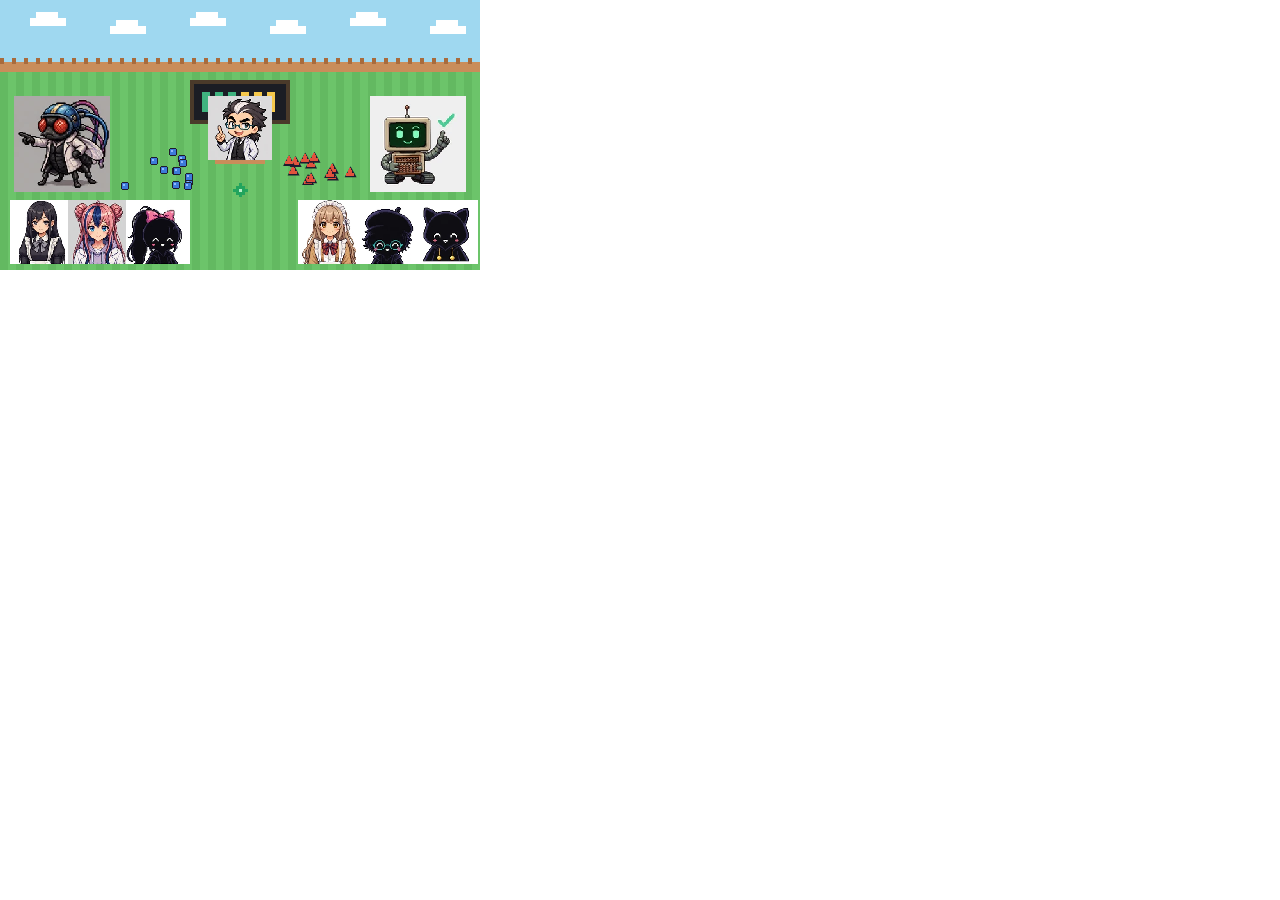
<file: tools/cover.html>
<html><body style="margin:0;background:#fff"><canvas id=c width=480 height=270></canvas>
<script src="../assets/sprites.js"></script><script>
const c=document.getElementById('c'),x=c.getContext('2d');x.imageSmoothingEnabled=false;
const R=(a,b,w,h,col)=>{x.fillStyle=col;x.fillRect(a|0,b|0,w|0,h|0);};
let s=7;const rnd=()=>{s=(s*16807)%2147483647;return s/2147483647;};
function field(){R(0,0,480,270,'#9fd8f0');for(let i=0;i<6;i++)R(30+i*80,18+(i%2)*8,36,8,'#ffffff'),R(36+i*80,12+(i%2)*8,22,6,'#ffffff');
 R(0,70,480,200,'#6cc46a');for(let y=70;y<270;y+=8)for(let xx=(y/8)%2?0:8;xx<480;xx+=16)R(xx,y,8,8,'#63b961');
 R(0,62,480,10,'#c98d5a');for(let i=0;i<480;i+=12)R(i,58,4,6,'#a86b3c');}
function dot(px,py,cl){if(cl===1){x.fillStyle='#1f1a2e';x.beginPath();x.moveTo(px,py-6);x.lineTo(px+6,py+5);x.lineTo(px-6,py+5);x.fill();R(px-2,py-2,4,6,'#e0533d');R(px-1,py-4,2,2,'#e0533d');R(px-4,py+1,8,3,'#e0533d');}
 else if(cl===2){R(px-4,py-4,8,8,'#1f1a2e');R(px-3,py-3,6,6,'#f08a24');}else{R(px-4,py-3,8,6,'#1f1a2e');R(px-3,py-4,6,8,'#1f1a2e');R(px-3,py-3,6,6,'#3d7bd9');R(px-2,py-2,2,2,'#8fb8ff');}}
function flag(px,py,col){R(px,py-24,2,26,'#3a3a48');R(px+2,py-24,12,8,'#1f1a2e');R(px+2,py-23,11,6,col);R(px-2,py,6,3,'#1f1a2e');}
function spr(w,m,px,py,sc){const im=new Image();im.src=SPR.draw(w,m);return new Promise(r=>{im.onload=()=>{x.drawImage(im,px,py,32*(sc||2),32*(sc||2));r();};});}
function star(px,py){R(px-1,py-7,3,14,'#22a45d');R(px-7,py-1,15,3,'#22a45d');R(px-4,py-4,9,9,'#22a45d');R(px-1,py-1,3,3,'#b8f0c8');}
const which=location.hash.slice(1)||'index';
(async()=>{field();
 if(which==='index'){R(190,80,100,44,'#4a3a2a');R(194,84,92,36,'#1b1d24');for(let i=0;i<6;i++)R(202+i*13,92,8,20,i<3?'#3fb37f':'#f5c84c');
  R(215,124,50,40,'#c98d5a');R(213,122,54,4,'#8a5a32');await spr('doc','smile',208,96,2);
  const L=[['sia','smile'],['haru','smile'],['x1','happy']],Rr=[['moa','smile'],['x2','happy'],['x3','happy']];
  await spr('fly','point',14,96,3);for(let i=0;i<3;i++)await spr(L[i][0],L[i][1],10+i*58,200,2);await spr('robo','firm',370,96,3);for(let i=0;i<3;i++)await spr(Rr[i][0],Rr[i][1],298+i*58,200,2);
  for(let i=0;i<12;i++){dot(125+rnd()*70,150+rnd()*40,0);dot(285+rnd()*70,150+rnd()*40,1);}star(240,190);}
 if(which==='part1'){for(let i=0;i<16;i++){const a=rnd()*6.28,r=rnd()*34;dot(150+Math.cos(a)*r*1.4+Math.sin(a)*r*0.5,165+Math.sin(a)*r*0.6,0);const b=rnd()*6.28,q=rnd()*34;dot(320+Math.cos(b)*q*1.4+Math.sin(b)*q*0.5,150+Math.sin(b)*q*0.6,1);}
  flag(150,165,'#3d7bd9');flag(320,150,'#e0533d');for(let i=0;i<34;i++)R(160+i*5,160-i*0.4,3,3,'#7b4fd6');star(240,200);
  R(60,236,360,8,'#b8b2cc');for(let i=0;i<10;i++){dot(90+i*9,240,0);dot(300+i*9,240,1);}
  await spr('doc','smile',10,96,2);await spr('x1','happy',400,92,2);}
 if(which==='part2'){for(let i=0;i<34;i++){const cl=rnd()<0.5?0:1;dot(60+rnd()*360,90+rnd()*160,cl);}x.strokeStyle='#22a45d';x.lineWidth=3;x.setLineDash([6,4]);x.beginPath();x.arc(240,170,44,0,6.29);x.stroke();x.setLineDash([]);
  dot(220,150,0);dot(262,186,0);dot(250,140,1);star(240,170);await spr('fly','point',10,170,3);await spr('robo','firm',390,170,3);}
 if(which==='part3'){x.fillStyle='rgba(241,198,74,0.55)';x.beginPath();x.moveTo(120,270);x.lineTo(190,270);x.lineTo(390,70);x.lineTo(320,70);x.fill();x.strokeStyle='#4a475a';x.lineWidth=3;x.beginPath();x.moveTo(155,270);x.lineTo(355,70);x.stroke();
  for(let i=0;i<14;i++){dot(40+rnd()*110,110+rnd()*150,0);dot(330+rnd()*120,80+rnd()*120,1);}dot(180,236,0);dot(320,100,1);dot(262,170,0);
  for(const [a,b] of [[180,236],[320,100],[262,170]]){x.strokeStyle='#22a45d';x.lineWidth=2;x.beginPath();x.arc(a,b,9,0,6.29);x.stroke();}
  await spr('robo','happy',400,180,3);await spr('moa','happy',20,90,2);}
 if(which==='part4'){x.fillStyle='#e8d9b5';x.beginPath();x.ellipse(240,200,170,56,0,0,6.29);x.fill();x.fillStyle='#c46a3a';x.beginPath();x.ellipse(240,200,150,46,0,0,6.29);x.fill();x.fillStyle='#6cc46a';x.beginPath();x.ellipse(240,200,118,34,0,0,6.29);x.fill();
  R(196,150,88,34,'#8a5a32');x.fillStyle='#d9a066';x.beginPath();x.ellipse(240,150,44,14,0,0,6.29);x.fill();x.fillStyle='#8a5a32';x.beginPath();x.ellipse(240,184,44,14,0,0,3.15);x.fill();
  for(let i=0;i<7;i++)dot(212+i*9,146+(i%2)*4,2);for(let i=0;i<16;i++){const a=i/16*6.28;dot(240+Math.cos(a)*160,200+Math.sin(a)*51,0);}
  x.fillStyle='rgba(123,79,214,0.32)';x.beginPath();x.moveTo(90,176);x.lineTo(390,176);x.lineTo(430,196);x.lineTo(50,196);x.fill();R(50,196,380,2,'#7b4fd6');
  await spr('x3','spark',20,80,2.2);await spr('doc','spark',400,80,2.2);}
 document.title='done';})();
</script></body></html>
</file>
<file: assets/engine.css>
/* engine.css — 흰 배경 연구실 해설 공용 모양 */
:root{--ink:#1d1b26;--sub:#575466;--rule:#e3e1ea;--bg:#ffffff;--soft:#f7f6fb;--blue:#3d7bd9;--red:#e0533d;--teal:#0f9d8a;--amber:#d98a1c;--doc:#7b4fd6;--haru:#d9568f;--ok:#1f9d55;--bad:#d64545;--code:#f3f2f8;--maxw:1080px}
*{box-sizing:border-box}html{scroll-behavior:smooth}
body{margin:0;background:var(--bg);color:var(--ink);font-family:Pretendard,"Noto Sans KR","Apple SD Gothic Neo","Malgun Gothic",system-ui,sans-serif;font-size:17px;line-height:1.8;word-break:keep-all;overflow-wrap:anywhere}
a{color:#3b5bdb}img.px{image-rendering:auto;object-fit:cover;background:#f2f1f6}
.wrap{max-width:var(--maxw);margin:0 auto;padding:0 22px}
.stack{display:flex;flex-direction:column;gap:40px}
h1,h2,h3{line-height:1.35;margin:0}h2{font-size:1.65rem}h3{font-size:1.2rem}
p{margin:0}
.topnav{position:sticky;top:0;z-index:20;background:rgba(255,255,255,.94);backdrop-filter:blur(6px);border-bottom:1px solid var(--rule)}
.topnav .wrap{display:flex;gap:14px;align-items:center;min-height:50px;overflow-x:auto;white-space:nowrap;font-size:.92rem}
.topnav a{text-decoration:none;color:var(--sub);padding:4px 8px;border-radius:8px}.topnav a.on,.topnav a:hover{background:var(--soft);color:var(--ink)}
.topnav b{color:var(--ink)}
.cover{margin:0;background:#fff}.cover img{display:block;width:100%;max-width:1280px;height:auto;margin:0 auto;image-rendering:pixelated}
header.hero{padding:44px 0 30px}
.kicker{font-size:.9rem;letter-spacing:.04em;color:var(--sub);font-weight:600}
.hero h1{font-size:2.3rem;margin:8px 0 10px}.hero .sub{color:var(--sub);font-size:1.12rem}
.scoreboard{display:flex;gap:12px;flex-wrap:wrap;margin-top:22px}
.scoreboard .team{flex:1 1 260px;border:2px solid var(--rule);border-radius:14px;padding:14px 16px;display:flex;gap:12px;align-items:center}
.team.fly{border-color:#bfe6df;background:#f2fbf9}.team.robo{border-color:#f2d9b0;background:#fdf8ef}
.team .mem{display:flex;gap:2px}.team .mem img{width:44px;height:44px;border-radius:10px}
.team .nm{font-weight:700}.team .pt{margin-left:auto;font-size:1.6rem;font-weight:800}
.ref{border:2px solid #ddd3f6;background:#f8f5ff;border-radius:14px;padding:10px 14px;display:flex;gap:10px;align-items:center;flex:0 1 220px}.ref img{width:44px}
section{scroll-margin-top:60px}
.sec{padding:64px 0;border-top:1px solid var(--rule)}
#plain{background:var(--soft);border-top:0}
.three{display:grid;grid-template-columns:repeat(3,1fr);gap:16px}
.three>div{background:#fff;border:1px solid var(--rule);border-radius:14px;padding:18px 20px}
.three b{display:block;margin-bottom:4px;color:var(--doc)}
.note{font-size:.95rem;color:var(--sub)}
details{border:1px solid var(--rule);border-radius:12px;padding:12px 16px;background:#fff}
details summary{cursor:pointer;font-weight:600}
details[open] summary{margin-bottom:10px}
dl.abbr{display:grid;grid-template-columns:max-content 1fr;gap:6px 14px;margin:0}dl.abbr dt{font-weight:700}dl.abbr dd{margin:0}
.cast{display:grid;grid-template-columns:repeat(auto-fill,minmax(150px,1fr));gap:14px}
.cast .c{border:1px solid var(--rule);border-radius:14px;padding:12px;text-align:center;background:#fff}
.cast .c img{width:110px;height:110px;border-radius:16px}.cast .c .r{font-size:.85rem;color:var(--sub)}
.cast .c.fly{border-color:#bfe6df}.cast .c.robo{border-color:#f2d9b0}.cast .c.ref{border-color:#ddd3f6;display:block}
.tag{display:inline-block;font-size:.78rem;padding:2px 8px;border-radius:999px;background:var(--soft);color:var(--sub);font-weight:600}
.tag.fly{background:#e2f5f1;color:#0b7a6b}.tag.robo{background:#fbeed8;color:#9a5d0c}.tag.ref{background:#efe9fd;color:#5a37a8}
/* 대화 */
.dialog{display:flex;flex-direction:column;gap:14px}
.say{display:flex;gap:12px;align-items:flex-start}
.say img{width:64px;height:64px;flex:0 0 64px;border-radius:14px;background:var(--soft);border:1.5px solid var(--rule)}
.say>div{background:#fff;border:1.5px solid var(--rule);border-radius:4px 14px 14px 14px;padding:10px 14px;max-width:760px}
.say .who{display:block;font-size:.8rem;font-weight:700;margin-bottom:2px}
.say.doc .who{color:var(--doc)}.say.haru .who{color:var(--haru)}.say.fly .who,.say.sia .who,.say.x1 .who{color:var(--teal)}.say.robo .who,.say.moa .who,.say.x2 .who,.say.x3 .who{color:var(--amber)}
.say.doc>div{border-color:#ddd3f6}.say.fly>div,.say.sia>div,.say.x1>div{border-color:#bfe6df}.say.robo>div,.say.moa>div,.say.x2>div,.say.x3>div{border-color:#f2d9b0}.say.haru>div{border-color:#f6cfe0}
.dialog.lvtalk{gap:14px;padding:18px 20px;border-radius:12px;border:1px dashed var(--rule)}
/* 챕터 */
.level{padding-block:88px;border-top:1px solid var(--rule)}
.level>.wrap.stack{gap:40px}
.lvhead .num{font-size:.9rem;font-weight:700;color:var(--doc)}
.lvhead h2{margin:4px 0 8px}
.lvhead .tags{display:flex;gap:8px;flex-wrap:wrap}
.easy{display:grid;grid-template-columns:1fr 1fr;gap:20px}
.ez-why,.ez-math{border-radius:14px;padding:20px 22px;display:flex;flex-direction:column;gap:12px}
.ez-why{background:#f5f8ff;border:1px solid #d9e3fb}.ez-math{background:#fff6fa;border:1px solid #f6cfe0}
.ez-why h3,.ez-math h3{font-size:1.05rem}
.ez-math .ask{display:flex;gap:10px;align-items:flex-start}.ez-math .ask img{width:56px;height:56px;flex:0 0 56px;border-radius:12px;border:1.5px solid #f6cfe0}
.eqn{font-family:"Cambria Math","STIX Two Math","Times New Roman",serif;font-size:1.25rem;text-align:center;background:#fff;border-radius:10px;padding:10px;border:1px solid var(--rule);overflow-x:auto}
table{border-collapse:collapse;width:100%;font-size:.95rem}th,td{border:1px solid var(--rule);padding:7px 10px;text-align:left;vertical-align:top}th{background:var(--soft)}
.tbl{overflow-x:auto}
.try{background:#fff;border:1px dashed #e8a9c4;border-radius:10px;padding:10px 14px}
.try b{color:var(--haru)}
.pair{display:grid;grid-template-columns:1fr 1fr;gap:20px}.pair>div{border:1px solid var(--rule);border-radius:14px;padding:20px 22px}
.pair h3{font-size:1rem;margin-bottom:6px;color:var(--sub)}
.panel{border:2px solid var(--rule);border-radius:16px;padding:22px;display:flex;flex-direction:column;gap:18px;background:#fff}
.panel .ptitle{font-weight:700}
.panel .row{display:flex;gap:22px;flex-wrap:wrap;align-items:flex-start}
.plot{flex:1 1 360px;max-width:480px}.plot svg{width:100%;height:auto;display:block;touch-action:none;user-select:none}
.ctrl{flex:1 1 260px;display:flex;flex-direction:column;gap:12px}
.ctrl label{font-size:.95rem;font-weight:600;display:flex;flex-direction:column;gap:4px}
.ctrl input[type=range]{width:100%}
.btns{display:flex;gap:8px;flex-wrap:wrap}
button{font:inherit;font-size:.92rem;border:1.5px solid #c9c4da;background:#fff;border-radius:10px;padding:7px 12px;cursor:pointer}
button:hover{background:var(--soft)}button.on{background:#efe9fd;border-color:var(--doc);color:#4a2aa0;font-weight:700}
button.go{background:var(--doc);color:#fff;border-color:var(--doc)}button:focus-visible,input:focus-visible{outline:3px solid #9b7bff;outline-offset:2px}
.read{background:var(--soft);border-radius:12px;padding:12px 14px;font-size:.96rem}
.read .big{font-size:1.25rem;font-weight:800}
.stat{display:grid;grid-template-columns:repeat(2,1fr);gap:8px}.stat>div{background:var(--soft);border-radius:10px;padding:8px 10px;font-size:.88rem}.stat b{display:block;font-size:1.15rem}
.good{color:var(--ok)}.badc{color:var(--bad)}
.explain{border-left:4px solid var(--doc);background:#fbfaff;padding:22px 24px;border-radius:0 14px 14px 0;display:flex;flex-direction:column;gap:12px}
.explain ol,.explain ul{display:flex;flex-direction:column;gap:10px;padding-left:22px;margin:0}
.limit{border:1px solid #f3d3c9;background:#fff8f5;border-radius:14px;padding:16px 20px}
.limit b{color:#b4472a}
.aicheck{border:2px solid #f1c64a;background:#fffbea;border-radius:14px;padding:16px 20px;display:flex;flex-direction:column;gap:10px}
.aicheck .h{font-weight:800;color:#8a6500}
.three-card{display:grid;grid-template-columns:repeat(3,1fr);gap:10px}.three-card>div{background:var(--soft);border-radius:10px;padding:10px 12px;font-size:.92rem}.three-card b{display:block;font-size:.8rem;color:var(--sub)}
details.code dl.codemap{margin:0;display:flex;flex-direction:column;gap:6px}
details.code dt{font-family:ui-monospace,Menlo,Consolas,monospace;font-size:.88rem;background:var(--code);padding:4px 8px;border-radius:6px;overflow-x:auto;white-space:pre}
details.code dd{margin:0 0 6px 8px;font-size:.93rem;color:var(--sub)}
.review{background:#f2fbf9;border:1px solid #bfe6df;border-radius:12px;padding:12px 16px}
.review b{color:#0b7a6b}
/* 퀴즈 */
.quiz{border:1px solid var(--rule);border-radius:14px;padding:18px 20px;display:flex;flex-direction:column;gap:10px}
.quiz .q{font-weight:700}.quiz .opts{display:flex;flex-direction:column;gap:8px}
.quiz .opts button{text-align:left}.quiz .opts button.right{background:#e7f7ee;border-color:var(--ok)}.quiz .opts button.wrong{background:#fdecec;border-color:var(--bad)}
.quiz .fb{font-size:.95rem;min-height:1.2em}
/* 대회 */
.battle{background:linear-gradient(#fff,#fbfaff)}
.arena{display:grid;grid-template-columns:1fr auto 1fr;gap:16px;align-items:stretch}
.arena .side{border:2px solid var(--rule);border-radius:16px;padding:16px;display:flex;flex-direction:column;gap:10px;align-items:center;text-align:center}
.arena .side.fly{border-color:#bfe6df;background:#f2fbf9}.arena .side.robo{border-color:#f2d9b0;background:#fdf8ef}
.arena .side img.lead{width:112px;height:112px}
.arena .vs{align-self:center;font-weight:900;font-size:1.6rem;color:var(--doc)}
.arena .score{font-size:2rem;font-weight:900;min-height:2.6rem}
.arena .judge{grid-column:1/-1;display:flex;gap:12px;align-items:center;justify-content:center}
.arena .judge img{width:80px}
.verdict{border:2px solid #ddd3f6;border-radius:14px;padding:14px 18px;background:#fff}
.hidden{display:none!important}
/* 큰 그림 */
.map{display:grid;grid-template-columns:repeat(4,1fr);gap:12px}
.map a{display:block;text-decoration:none;color:inherit;border:2px solid var(--rule);border-radius:14px;padding:14px;background:#fff}
.map a.here{border-color:var(--doc);background:#f8f5ff}
.map .n{font-size:.8rem;color:var(--sub);font-weight:700}.map .t{font-weight:800}.map .d{font-size:.88rem;color:var(--sub)}
/* 지식 색인·꾸러미 */
.kgwrap{display:grid;grid-template-columns:repeat(auto-fill,minmax(240px,1fr));gap:12px}
.kgwrap .grp{border:1px solid var(--rule);border-radius:12px;padding:12px 14px}
.kgwrap .grp h3{font-size:.95rem;margin-bottom:6px}.kgwrap ul{margin:0;padding-left:18px;font-size:.92rem}
.kgedges{font-size:.88rem;color:var(--sub)}
footer{padding:40px 0 60px;border-top:1px solid var(--rule);color:var(--sub);font-size:.92rem}
.nextprev{display:flex;justify-content:space-between;gap:12px;flex-wrap:wrap}
.nextprev a{border:1.5px solid var(--rule);border-radius:12px;padding:10px 14px;text-decoration:none}
@media (max-width:860px){.easy,.pair{grid-template-columns:1fr}.three{grid-template-columns:1fr}.map{grid-template-columns:1fr 1fr}.three-card{grid-template-columns:1fr}}
@media (max-width:700px){body{font-size:16px}.level{padding-block:64px}.level>.wrap.stack{gap:30px}.hero h1{font-size:1.8rem}
 .arena{grid-template-columns:1fr}.arena .vs{justify-self:center}.say img{width:52px;height:52px;flex-basis:52px}.sec{padding:48px 0}}
@media (prefers-reduced-motion:reduce){*{transition:none!important;animation:none!important}html{scroll-behavior:auto}}
.strip svg{width:100%;height:auto;display:block}
.mini svg{width:100%;height:auto;display:block}
.ctrl label{display:block}.ctrl label input{display:block;margin-top:4px}
.ez-math td:first-child{white-space:nowrap}
.kbdhint{margin-top:6px;font-size:.85rem}.exam{border:2px solid #ddd3f6;border-radius:16px;padding:20px;background:#fbfaff}.exam-score{font-size:1rem;min-height:1.4em}
.arena .side img.lead{border-radius:18px;border:2px solid #fff}.arena .judge img{border-radius:14px}
.predict{display:flex;gap:8px;flex-wrap:wrap;align-items:center;justify-content:center}.predict b{font-size:.95rem}
.predict button.pick{background:#efe9fd;border-color:var(--doc);font-weight:700}
.floatscore{position:fixed;left:12px;bottom:12px;z-index:30;background:rgba(255,255,255,.96);border:1.5px solid var(--rule);border-radius:999px;padding:6px 14px;font-size:.85rem;box-shadow:0 2px 10px rgba(0,0,0,.08);display:flex;gap:12px}
.floatscore b{font-size:1rem}.floatscore .f{color:#0b7a6b}.floatscore .r{color:#9a5d0c}
.cards{display:grid;grid-template-columns:repeat(2,1fr);gap:18px}.cards a{display:block;border:1.5px solid var(--rule);border-radius:16px;padding:14px;text-decoration:none;color:inherit;background:#fff}
.cards a img{width:100%;height:auto;border-radius:12px;display:block;image-rendering:pixelated}.cards .n{color:#3b5bdb;font-weight:700;font-size:.85rem;margin-top:10px}.cards .t{font-weight:800;font-size:1.1rem;margin:4px 0}.cards .d{color:var(--sub);font-size:.92rem}.cards .m{color:#b4600c;font-size:.85rem;margin-top:6px}
@media (max-width:700px){.cards{grid-template-columns:1fr}.floatscore{font-size:.78rem;gap:8px}}
</file>
<file: practice/practice.css>
.tabs{display:flex;gap:8px;flex-wrap:wrap;padding-top:20px}.tabs button{font-weight:600}
.situ{background:var(--soft);border-radius:12px;padding:14px 16px}
.board{display:grid;grid-template-columns:1fr 1fr;gap:14px}
.board>div{border-radius:14px;padding:16px;display:flex;flex-direction:column;gap:12px}
.board .env{background:#effaf3;border:1.5px solid #b9e3c8}.board .dec{background:#eef4ff;border:1.5px solid #c3d5f7}
.board .lbl{font-weight:800;font-size:.95rem}.board label{font-weight:600;font-size:.95rem}.board input{width:100%;display:block;margin-top:4px}
.stat.four{grid-template-columns:repeat(4,1fr)}
.missions{border:2px dashed #ddd3f6;border-radius:14px;padding:14px 18px}.missions ol{margin:8px 0 0;padding-left:20px;display:flex;flex-direction:column;gap:8px}
.missions li.pass{color:#1f7a45}
.scene .row{display:flex;gap:18px;flex-wrap:wrap}.scene .plot{flex:1 1 340px;max-width:520px}
@media (max-width:860px){.board{grid-template-columns:1fr}.stat.four{grid-template-columns:1fr 1fr}}
</file>
